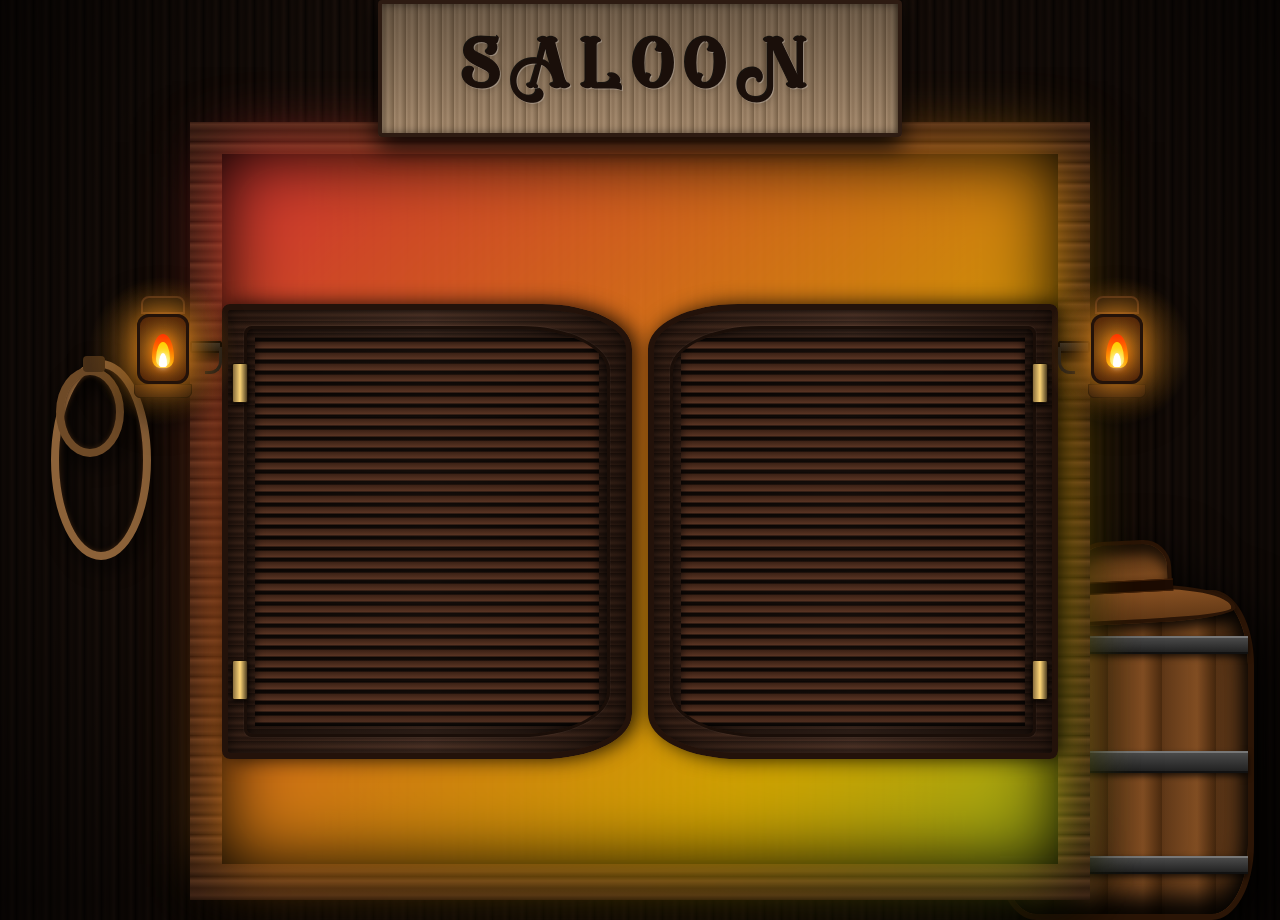
<file: garden/html/index.html>
<!DOCTYPE html>
<html lang="en">
<head>
  <meta charset="UTF-8">
  <meta name="viewport" content="width=device-width, initial-scale=1.0">
  <title>Enter the Saloon</title>
  <link rel="stylesheet" href="../assets/style/style.css">
  <link rel="stylesheet" href="../assets/style/landing.css">
</head>
<body class="landing-body">

  <div class="hanging-lasso" title="Coiled Lasso">
    <div class="lasso-loop"></div>
    <div class="lasso-loop inner"></div>
    <div class="lasso-knot"></div>
  </div>

  <div class="saloon-stage">
    
    <div class="saloon-sign">
      <h1>SALOON</h1>
    </div>

    <div class="saloon-frame">
      <div class="frame-lantern lantern-left">
        <div class="lantern-bracket"></div>
        <div class="saloon-lantern">
          <div class="lantern-glow"></div>
          <div class="lantern-top"></div>
          <div class="lantern-glass">
            <!-- Pure CSS Flame -->
            <div class="css-flame">
              <div class="flame-outer"></div>
              <div class="flame-inner"></div>
              <div class="flame-core"></div>
            </div>
          </div>
          <div class="lantern-base"></div>
        </div>
      </div>

      <div class="frame-lantern lantern-right">
        <div class="lantern-bracket"></div>
        <div class="saloon-lantern">
          <div class="lantern-glow"></div>
          <div class="lantern-top"></div>
          <div class="lantern-glass">
            <!-- Pure CSS Flame -->
            <div class="css-flame">
              <div class="flame-outer"></div>
              <div class="flame-inner"></div>
              <div class="flame-core"></div>
            </div>
          </div>
          <div class="lantern-base"></div>
        </div>
      </div>

      <div class="interior-glow"></div>

      <div id="saloonDoors" class="saloon-doors">
        <div class="door door-left">
          <div class="door-inner-border">
            <div class="slat-pattern"></div>
          </div>
        </div>
        <div class="door door-right">
          <div class="door-inner-border">
            <div class="slat-pattern"></div>
          </div>
        </div>
      </div>
    </div>

  </div>

  <div class="barrel-container" title="Wooden Barrel with Hat">
    <div class="cowboy-hat">
      <div class="hat-crown"></div>
      <div class="hat-brim"></div>
      <div class="hat-band"></div>
    </div>
    <div class="wooden-barrel">
      <div class="barrel-hoop hoop-top"></div>
      <div class="barrel-hoop hoop-middle"></div>
      <div class="barrel-hoop hoop-bottom"></div>
    </div>
  </div>

  <div id="doorTooltip" class="door-tooltip">Come in</div>

  <script src="../js/landing.js" defer></script>
</body>
</html>
</file>
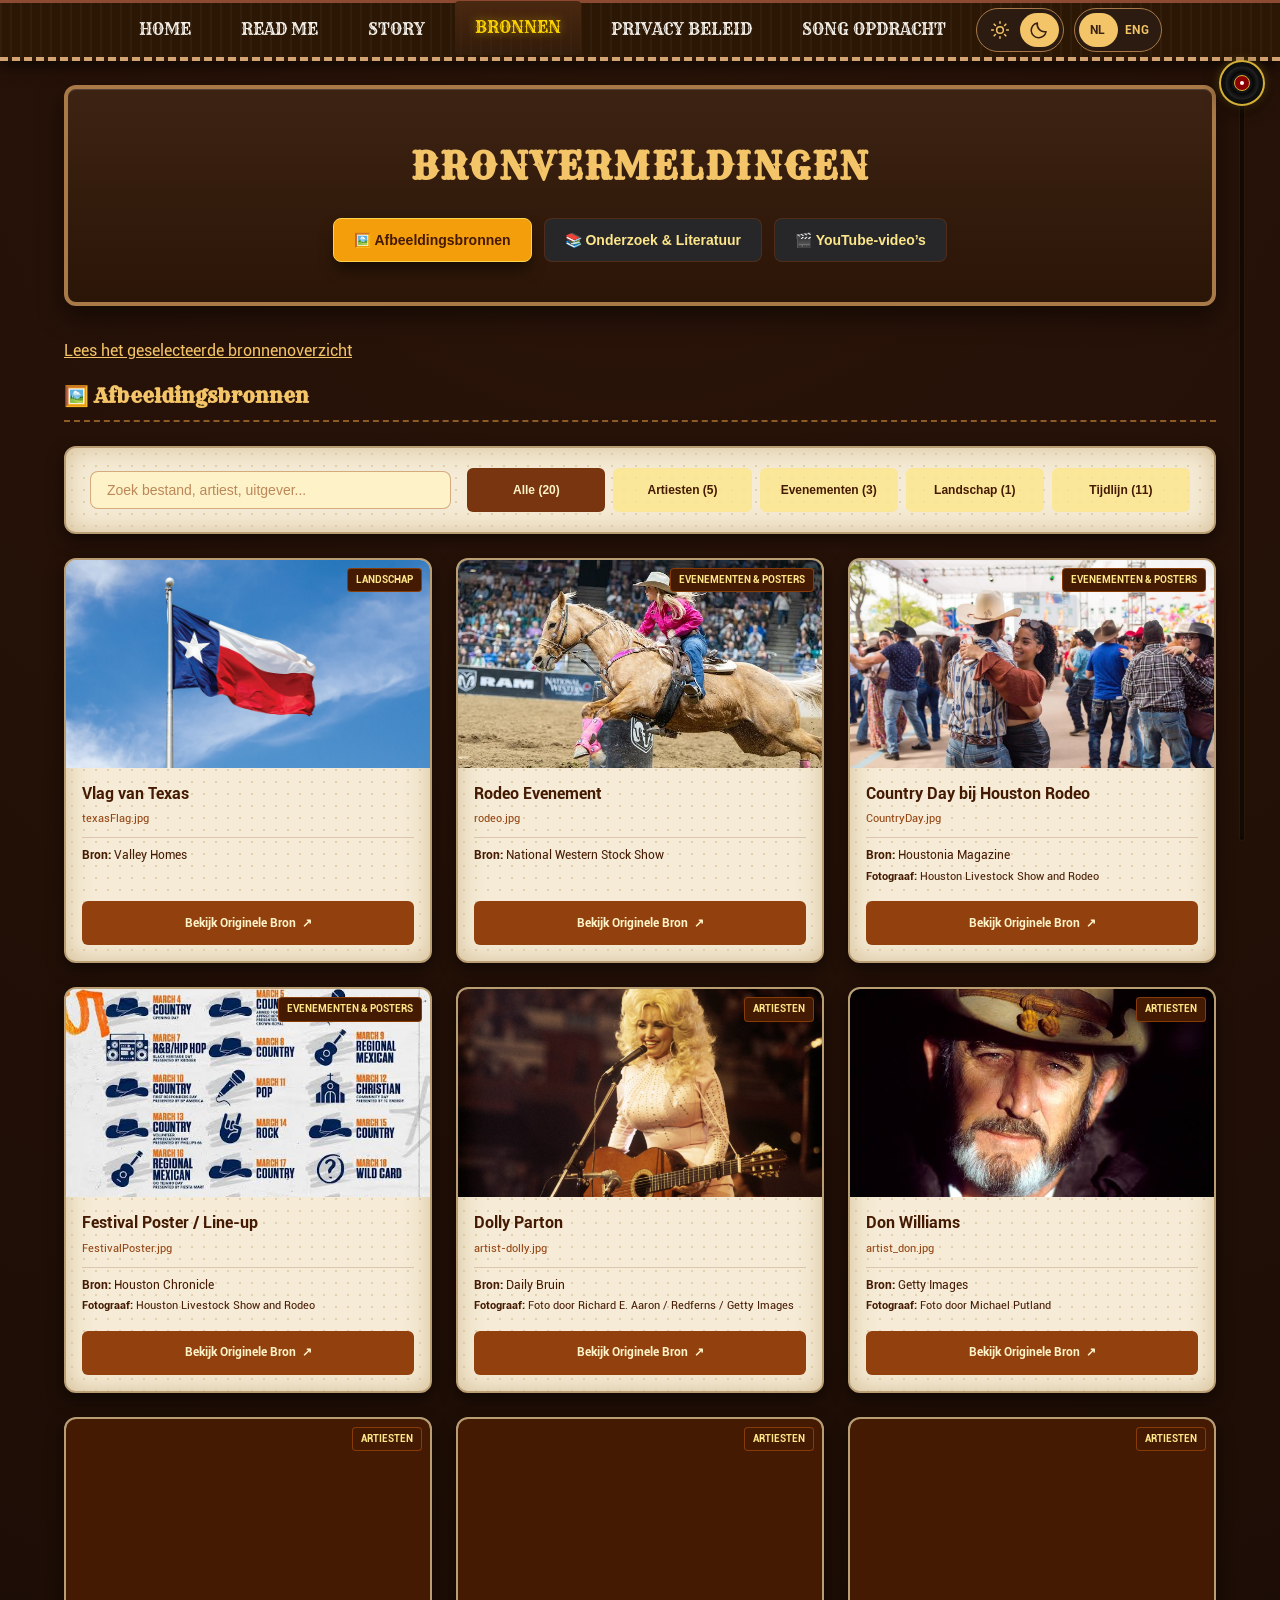
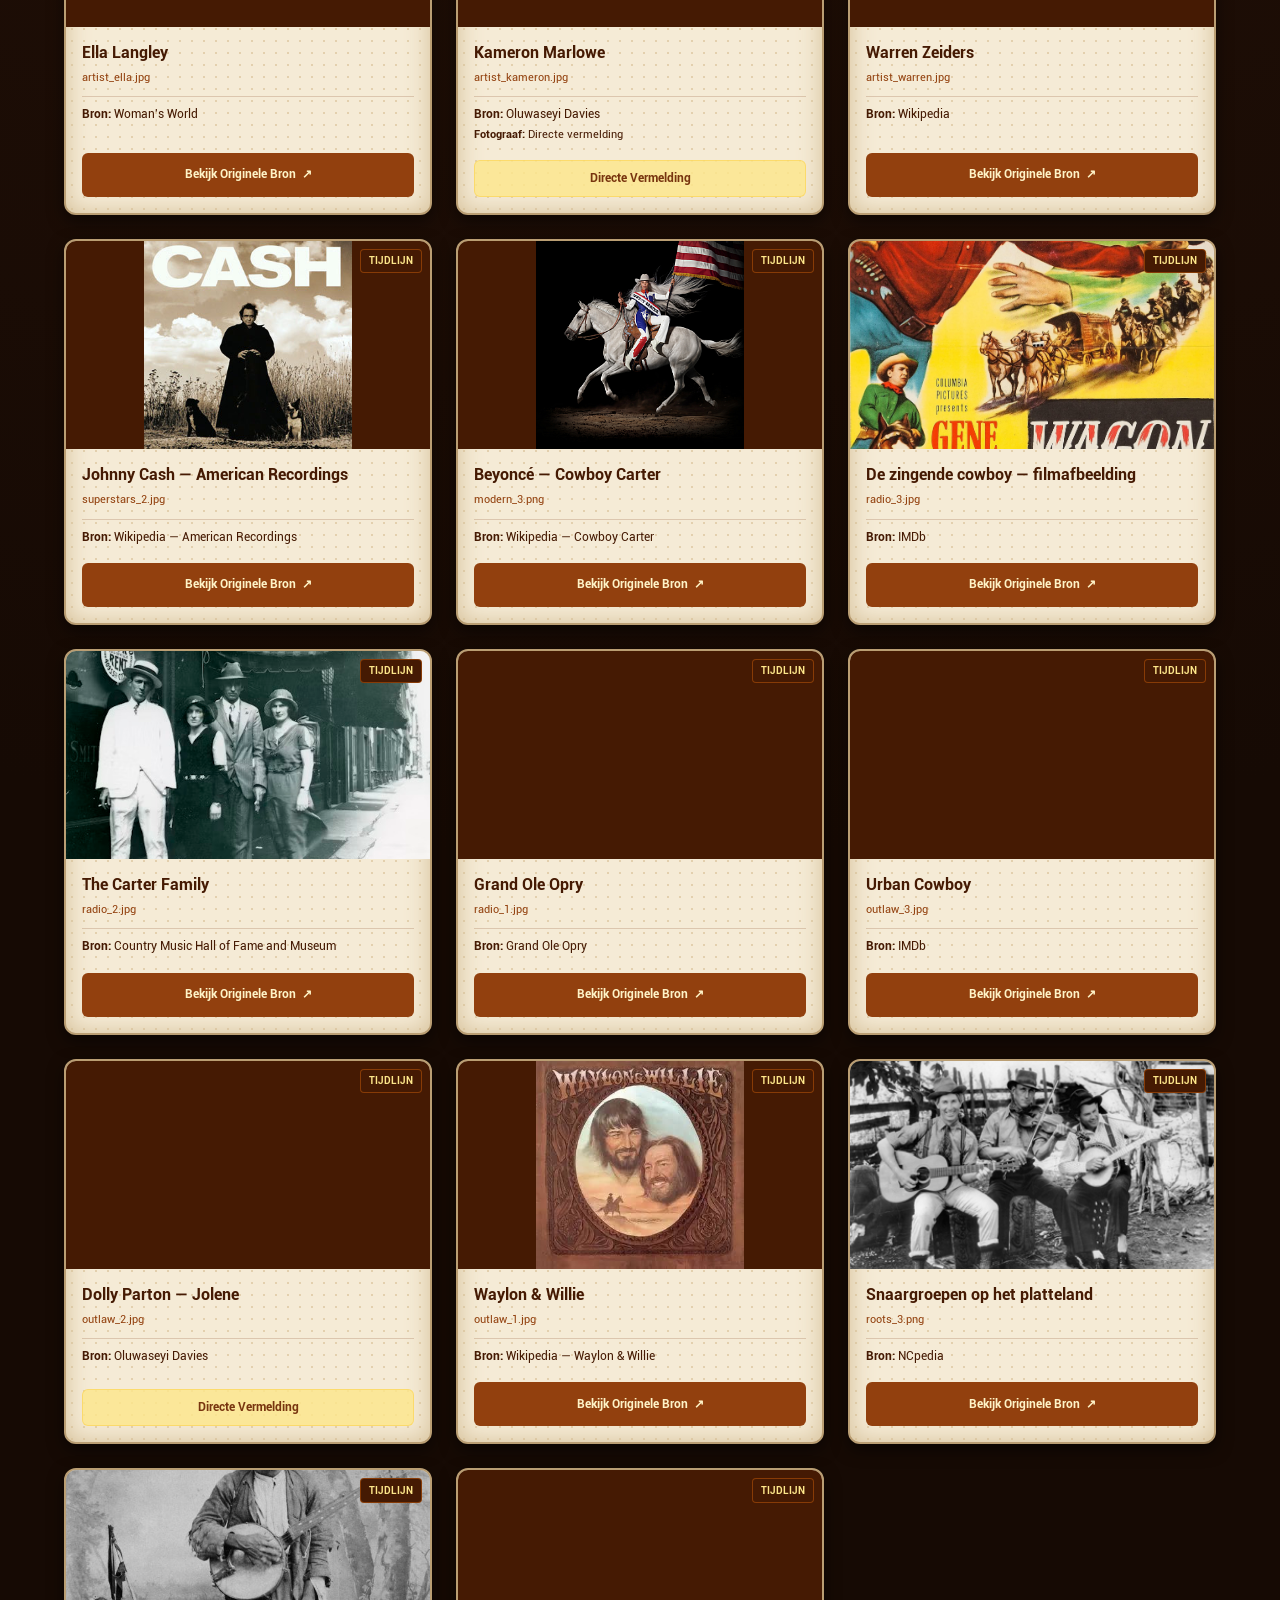
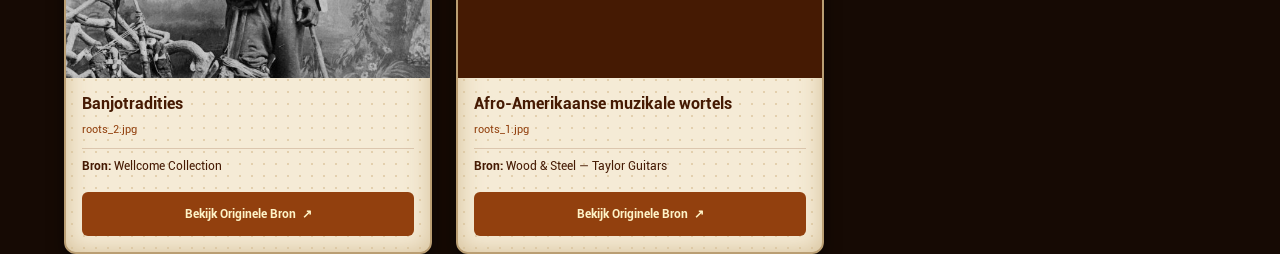
<file: assets/html/bronnen.html>
<!DOCTYPE html>
<html lang="nl" data-theme="dark" data-translations-path="../../translations.json">





  <!-- ==================== MARK: DOCUMENTINSTELLINGEN ==================== -->
  <head>
    <!-- MARK: METADATA EN STIJLBLADEN -->
    <!-- data-i18n koppelt tekst aan vertalingen; de JSON-locatie staat op het html-element. -->
    <meta charset="UTF-8">
    <meta name="viewport" content="width=device-width, initial-scale=1.0">
    <meta name="theme-color" content="#190e08">
    <title data-i18n="sources_page_title">Wilde Westen &amp; Country Bronnen Ledger</title>
    <link rel="stylesheet" href="../resources/style/landing.css">
    <link rel="stylesheet" href="../resources/style/navbar.css">
    <link rel="stylesheet" href="../resources/style/bronnen.css">
    <link rel="stylesheet" href="../resources/style/custom-scrollbar.css">
    <link rel="stylesheet" href="../resources/style/language-changer.css">
    <link rel="stylesheet" href="../resources/style/lightDark.css">
    <link rel="stylesheet" href="../resources/style/accessibility.css">

    <!-- MARK: JAVASCRIPT -->
    <!-- defer voert de scripts in deze volgorde uit nadat de HTML is ingelezen. -->
    <script src="../js/bronnen.js" defer></script>
    <script src="../js/navbar.js" defer></script>
    <script src="../js/language-changer.js" defer></script>
    <script src="../js/lightDark.js" defer></script>
    <script src="../js/custom-scrollbar.js" defer></script>
  </head>

  <body class="page-body sources-page">





    <!-- ==================== MARK: TOEGANKELIJKE SNELKOPPELING ==================== -->
    <!-- Met Tab verschijnt deze link linksboven. -->
    <a href="#mainContent" class="skip-link" data-i18n="skip_content">Ga direct naar hoofdinhoud</a>





    <!-- ==================== MARK: NAVIGATIE ==================== -->
    <nav class="western-nav nav-margin">
      <ul>
        <li>
          <a href="../html/landing.html" data-i18n="nav_home">Home</a>
        </li>
        <li>
          <a
            href="https://github.com/OluwaseyiOluwatobiBarbaraDavies/GarnetsOcean"
            target="_blank"
            rel="noopener"
            aria-describedby="sourcesNewTabNotice"
            data-i18n="nav_readme"
          >Read Me</a>
        </li>
        <li>
          <a href="../html/story.html" data-i18n="nav_story">Story</a>
        </li>
        <li>
          <a
            href="../html/bronnen.html"
            class="active"
            aria-current="page"
            data-i18n="nav_sources"
          >Bronnen</a>
        </li>
        <li>
          <a href="../html/privacy.html" data-i18n="nav_privacy">Privacy Beleid</a>
        </li>
        <li>
          <a href="../typografie_opdr/ymca.html" data-i18n="nav_song">Song Opdracht</a>
        </li>

        <!-- MARK: THEMA- EN TAALKEUZE -->
        <!-- De SVG-iconen zijn decoratief; aria-label benoemt de knop voor schermlezers. -->
        <li class="nav-theme">
          <button
            class="theme-toggle"
            id="themeToggle"
            type="button"
            aria-label="Lichte modus"
            aria-pressed="false"
            hidden
          >
            <svg
              class="theme-icon theme-sun"
              viewBox="0 0 24 24"
              fill="none"
              stroke="currentColor"
              stroke-width="1.8"
              stroke-linecap="round"
              aria-hidden="true"
              focusable="false"
            >
              <circle cx="12" cy="12" r="4"/>
              <path
                d="M12 2v2m0 16v2M2 12h2m16 0h2M5 5l1.5 1.5m11 11L19 19M5 19l1.5-1.5m11-11L19 5"
              />
            </svg>
            <svg
              class="theme-icon theme-moon"
              viewBox="0 0 24 24"
              fill="none"
              stroke="currentColor"
              stroke-width="1.8"
              stroke-linecap="round"
              stroke-linejoin="round"
              aria-hidden="true"
              focusable="false"
            >
              <path d="M20.5 14A9 9 0 0 1 10 3.5 9 9 0 1 0 20.5 14Z"/>
            </svg>
          </button>
        </li>
        <li class="nav-language">
          <button
            id="langToggleBtn"
            type="button"
            aria-label="Taal: Nederlands. Wissel naar Engels"
          >
            <span class="language-option language-nl" aria-hidden="true">NL</span>
            <span class="language-option language-eng" aria-hidden="true">ENG</span>
          </button>
        </li>
      </ul>
    </nav>





    <!-- ==================== MARK: PAGINATITEL EN KNOPPEN ==================== -->
    <header class="page-container header-margin text-center">
      <div class="wooden-plank header-card">
        <h1 id="sourcesTitle" data-i18n="sources_heading">BRONVERMELDINGEN</h1>
        <!-- aria-controls verwijst naar de bijbehorende bronsectie. -->
        <!-- De knoppen starten uitgeschakeld; het gekoppelde script verzorgt de interactie. -->
        <div
          class="tab-container"
          role="group"
          aria-label="Kies een bronnenoverzicht"
          data-i18n-aria-label="a11y_sources_views"
        >
          <button
            type="button"
            aria-controls="visualView"
            id="tabVisualBtn"
            class="tab-btn tab-btn-active"
            data-i18n="sources_tab_visual"
            disabled
          >🖼️ Afbeeldingsbronnen</button>
          <button
            type="button"
            aria-controls="researchView"
            id="tabResearchBtn"
            class="tab-btn tab-btn-inactive"
            data-i18n="sources_tab_research"
            disabled
          >📚 Onderzoek &amp; Literatuur</button>
          <button
            type="button"
            aria-controls="videoView"
            id="tabVideoBtn"
            class="tab-btn tab-btn-inactive"
            data-i18n="sources_tab_video"
            disabled
          >🎬 YouTube-video’s</button>
        </div>
      </div>
    </header>





    <!-- ==================== MARK: LEESHULP EN STATUSMELDINGEN ==================== -->
    <!-- aria-describedby koppelt links aan de melding over het openen van een nieuw tabblad. -->
    <!-- role="status" laat schermlezers wijzigingen melden zonder de focus te verplaatsen. -->
    <p
      id="sourcesNewTabNotice"
      class="visually-hidden"
      data-i18n="sources_new_tab"
    >Opent in een nieuw tabblad.</p>
    <p id="sourcesViewStatus" class="visually-hidden" role="status" aria-atomic="true"></p>
    <p class="page-container sources-read">
      <a
        id="sourcesReadLink"
        href="#visualSourcesTitle"
        data-i18n="a11y_sources_read"
      >Lees het geselecteerde bronnenoverzicht</a>
    </p>

    <!-- Zonder JavaScript blijven de bronoverzichten als gewone HTML beschikbaar. -->
    <noscript>
      <p
        class="page-container sources-nojs"
        data-i18n="a11y_sources_nojs"
      >Zonder JavaScript worden alle bronnen hieronder getoond. Zoeken en filteren zijn dan niet beschikbaar.</p>
    </noscript>





    <!-- ==================== MARK: BRONNEN ==================== -->
    <main id="mainContent" class="page-container" aria-labelledby="sourcesTitle" tabindex="-1">
      <!-- MARK: AFBEELDINGSBRONNEN -->
      <section id="visualView" class="view-section" aria-labelledby="visualSourcesTitle">
        <h2
          id="visualSourcesTitle"
          tabindex="-1"
          data-i18n="sources_tab_visual"
        >🖼️ Afbeeldingsbronnen</h2>

        <!-- MARK: ZOEKEN EN FILTEREN -->
        <div class="parchment-bg filter-bar">
          <!-- Het zoekveld krijgt een label zonder de indeling te veranderen. -->
          <label
            for="searchInput"
            class="visually-hidden"
            data-i18n="sources_search_label"
          >Zoek in afbeeldingsbronnen</label>
          <input
            type="search"
            id="searchInput"
            disabled
            placeholder="Zoek bestand, artiest, uitgever..."
            aria-describedby="sourcesSearchHelp"
            data-i18n-placeholder="sources_search"
            class="search-input"
          >
          <p
            id="sourcesSearchHelp"
            class="visually-hidden"
            data-i18n="sources_search_help"
          >Typ een titel, bestandsnaam of uitgever. De afbeeldingen worden tijdens het typen gefilterd, binnen de gekozen categorie.</p>
          <p
            id="sourcesFilterHelp"
            class="visually-hidden"
            data-i18n="sources_filter_help"
          >Toon afbeeldingen uit deze categorie. Alle toont alle categorieën. Je zoekterm blijft van toepassing.</p>
          <!-- De categoriewaarden blijven gelijk bij een taalwissel; alleen de zichtbare labels worden vertaald. -->
          <div
            id="filterContainer"
            class="filter-group"
            role="group"
            aria-label="Filter afbeeldingen op categorie"
            data-i18n-aria-label="a11y_sources_categories"
          >
            <button
              type="button"
              aria-describedby="sourcesFilterHelp"
              data-category="Alle"
              class="filter-btn filter-btn-active"
              disabled
            >
              <span
                data-i18n="sources_filter_all"
              >Alle</span> (<span class="filter-count">20</span>)
            </button>
            <button
              type="button"
              aria-describedby="sourcesFilterHelp"
              data-category="Artiesten"
              class="filter-btn filter-btn-inactive"
              disabled
            ><span data-i18n="sources_filter_artists">Artiesten</span> (<span class="filter-count">5</span>)</button>
            <button
              type="button"
              aria-describedby="sourcesFilterHelp"
              data-category="Evenementen &amp; Posters"
              class="filter-btn filter-btn-inactive"
              disabled
            ><span data-i18n="sources_filter_events">Evenementen</span> (<span class="filter-count">3</span>)</button>
            <button
              type="button"
              aria-describedby="sourcesFilterHelp"
              data-category="Landschap"
              class="filter-btn filter-btn-inactive"
              disabled
            ><span data-i18n="sources_filter_landscape">Landschap</span> (<span class="filter-count">1</span>)</button>
            <button
              type="button"
              aria-describedby="sourcesFilterHelp"
              data-category="Tijdlijn"
              class="filter-btn filter-btn-inactive"
              disabled
            ><span data-i18n="sources_filter_timeline">Tijdlijn</span> (<span class="filter-count">11</span>)</button>
          </div>
        </div>
        <!-- Hier zet bronnen.js de afbeeldingen en hun bronnen neer. -->
        <p id="sourcesResults" class="visually-hidden" role="status" aria-atomic="true"></p>
        <div id="sourcesGrid" class="sources-grid">
          <div class="parchment-bg source-card" data-media-kind="image">
            <div>
              <div class="card-img-container">
                <img
                  loading="lazy"
                  decoding="async"
                  src="../resources/images/texasFlag.jpg"
                  alt="Vlag van Texas"
                >
                <span class="category-badge">Landschap</span>
              </div>
              <div class="card-body">
                <h3 class="card-title">Vlag van Texas</h3>
                <p
                  id="image-file-0"
                  class="card-filename"
                ><span class="visually-hidden">Bestandsnaam: </span>texasFlag.jpg</p>
                <div id="image-details-0" class="card-details">
                  <div><strong>Bron:</strong> Valley Homes</div>

                </div>
              </div>
            </div>
            <p id="image-context-0" class="visually-hidden">
              Categorie: Landschap.
              Opent in een nieuw tabblad.
            </p>
            <div class="card-footer">

              <a
                href="https://valleyhomeslc.com/location/mobile-homes-for-sale-dumas-tx/"
                target="_blank"
                rel="noopener noreferrer"
                class="card-btn"
                aria-describedby="image-file-0 image-context-0"
              >
                <span>Bekijk Originele Bron</span>
                <span class="visually-hidden"> â€” Vlag van Texas â€” Bron: Valley Homes</span>
                <span aria-hidden="true">â†—</span>
              </a>

            </div>
          </div>

          <div class="parchment-bg source-card" data-media-kind="image">
            <div>
              <div class="card-img-container">
                <img
                  loading="lazy"
                  decoding="async"
                  src="../resources/images/rodeo.jpg"
                  alt="Rodeo Evenement"
                >
                <span class="category-badge">Evenementen &amp; Posters</span>
              </div>
              <div class="card-body">
                <h3 class="card-title">Rodeo Evenement</h3>
                <p
                  id="image-file-1"
                  class="card-filename"
                ><span class="visually-hidden">Bestandsnaam: </span>rodeo.jpg</p>
                <div id="image-details-1" class="card-details">
                  <div><strong>Bron:</strong> National Western Stock Show</div>

                </div>
              </div>
            </div>
            <p id="image-context-1" class="visually-hidden">
              Categorie: Evenementen &amp; Posters.
              Opent in een nieuw tabblad.
            </p>
            <div class="card-footer">

              <a
                href="https://nationalwestern.com/rodeos/"
                target="_blank"
                rel="noopener noreferrer"
                class="card-btn"
                aria-describedby="image-file-1 image-context-1"
              >
                <span>Bekijk Originele Bron</span>
                <span
                  class="visually-hidden"
                > â€” Rodeo Evenement â€” Bron: National Western Stock Show</span>
                <span aria-hidden="true">â†—</span>
              </a>

            </div>
          </div>

          <div class="parchment-bg source-card" data-media-kind="image">
            <div>
              <div class="card-img-container">
                <img
                  loading="lazy"
                  decoding="async"
                  src="../resources/images/CountryDay.jpg"
                  alt="Country Day bij Houston Rodeo"
                >
                <span class="category-badge">Evenementen &amp; Posters</span>
              </div>
              <div class="card-body">
                <h3 class="card-title">Country Day bij Houston Rodeo</h3>
                <p
                  id="image-file-2"
                  class="card-filename"
                ><span class="visually-hidden">Bestandsnaam: </span>CountryDay.jpg</p>
                <div id="image-details-2" class="card-details">
                  <div><strong>Bron:</strong> Houstonia Magazine</div>
                  <div
                    id="image-credit-2"
                    class="source-credit"
                  ><strong>Fotograaf:</strong> Houston Livestock Show and Rodeo</div>
                </div>
              </div>
            </div>
            <p id="image-context-2" class="visually-hidden">
              Categorie: Evenementen &amp; Posters.
              Opent in een nieuw tabblad.
            </p>
            <div class="card-footer">

              <a
                href="https://www.houstoniamag.com/arts-and-culture/2025/03/houston-rodeo-best-days-to-visit"
                target="_blank"
                rel="noopener noreferrer"
                class="card-btn"
                aria-describedby="image-file-2 image-credit-2 image-context-2"
              >
                <span>Bekijk Originele Bron</span>
                <span
                  class="visually-hidden"
                > â€” Country Day bij Houston Rodeo â€” Bron: Houstonia Magazine</span>
                <span aria-hidden="true">â†—</span>
              </a>

            </div>
          </div>

          <div class="parchment-bg source-card" data-media-kind="image">
            <div>
              <div class="card-img-container">
                <img
                  loading="lazy"
                  decoding="async"
                  src="../resources/images/FestivalPoster.jpg"
                  alt="Festival Poster / Line-up"
                >
                <span class="category-badge">Evenementen &amp; Posters</span>
              </div>
              <div class="card-body">
                <h3 class="card-title">Festival Poster / Line-up</h3>
                <p
                  id="image-file-3"
                  class="card-filename"
                ><span class="visually-hidden">Bestandsnaam: </span>FestivalPoster.jpg</p>
                <div id="image-details-3" class="card-details">
                  <div><strong>Bron:</strong> Houston Chronicle</div>
                  <div
                    id="image-credit-3"
                    class="source-credit"
                  ><strong>Fotograaf:</strong> Houston Livestock Show and Rodeo</div>
                </div>
              </div>
            </div>
            <p id="image-context-3" class="visually-hidden">
              Categorie: Evenementen &amp; Posters.
              Opent in een nieuw tabblad.
            </p>
            <div class="card-footer">

              <a
                href="https://www.houstonchronicle.com/entertainment/music/article/houston-rodeo-genre-calendar-2025-acts-lineup-tix-19934612.php"
                target="_blank"
                rel="noopener noreferrer"
                class="card-btn"
                aria-describedby="image-file-3 image-credit-3 image-context-3"
              >
                <span>Bekijk Originele Bron</span>
                <span
                  class="visually-hidden"
                > â€” Festival Poster / Line-up â€” Bron: Houston Chronicle</span>
                <span aria-hidden="true">â†—</span>
              </a>

            </div>
          </div>

          <div class="parchment-bg source-card" data-media-kind="image">
            <div>
              <div class="card-img-container">
                <img
                  loading="lazy"
                  decoding="async"
                  src="../resources/images/artist-dolly.jpg"
                  alt="Dolly Parton"
                >
                <span class="category-badge">Artiesten</span>
              </div>
              <div class="card-body">
                <h3 class="card-title">Dolly Parton</h3>
                <p
                  id="image-file-4"
                  class="card-filename"
                ><span class="visually-hidden">Bestandsnaam: </span>artist-dolly.jpg</p>
                <div id="image-details-4" class="card-details">
                  <div><strong>Bron:</strong> Daily Bruin</div>
                  <div
                    id="image-credit-4"
                    class="source-credit"
                  ><strong>Fotograaf:</strong> Foto door Richard E. Aaron / Redferns / Getty Images</div>
                </div>
              </div>
            </div>
            <p id="image-context-4" class="visually-hidden">
              Categorie: Artiesten.
              Opent in een nieuw tabblad.
            </p>
            <div class="card-footer">

              <a
                href="https://dailybruin.com/2026/08/27/in-moments-remembering-queen-of-country-dolly-partons-career"
                target="_blank"
                rel="noopener noreferrer"
                class="card-btn"
                aria-describedby="image-file-4 image-credit-4 image-context-4"
              >
                <span>Bekijk Originele Bron</span>
                <span class="visually-hidden"> â€” Dolly Parton â€” Bron: Daily Bruin</span>
                <span aria-hidden="true">â†—</span>
              </a>

            </div>
          </div>

          <div class="parchment-bg source-card" data-media-kind="image">
            <div>
              <div class="card-img-container">
                <img
                  loading="lazy"
                  decoding="async"
                  src="../resources/images/artist_don.jpg"
                  alt="Don Williams"
                >
                <span class="category-badge">Artiesten</span>
              </div>
              <div class="card-body">
                <h3 class="card-title">Don Williams</h3>
                <p
                  id="image-file-5"
                  class="card-filename"
                ><span class="visually-hidden">Bestandsnaam: </span>artist_don.jpg</p>
                <div id="image-details-5" class="card-details">
                  <div><strong>Bron:</strong> Getty Images</div>
                  <div
                    id="image-credit-5"
                    class="source-credit"
                  ><strong>Fotograaf:</strong> Foto door Michael Putland</div>
                </div>
              </div>
            </div>
            <p id="image-context-5" class="visually-hidden">
              Categorie: Artiesten.
              Opent in een nieuw tabblad.
            </p>
            <div class="card-footer">

              <a
                href="https://www.gettyimages.nl/detail/nieuwsfoto%27s/don-williams-portrait-london-1989-nieuwsfotos/109364677?adppopup=true"
                target="_blank"
                rel="noopener noreferrer"
                class="card-btn"
                aria-describedby="image-file-5 image-credit-5 image-context-5"
              >
                <span>Bekijk Originele Bron</span>
                <span class="visually-hidden"> â€” Don Williams â€” Bron: Getty Images</span>
                <span aria-hidden="true">â†—</span>
              </a>

            </div>
          </div>

          <div class="parchment-bg source-card" data-media-kind="image">
            <div>
              <div class="card-img-container">
                <img
                  loading="lazy"
                  decoding="async"
                  src="../resources/images/artist_ella.jpg"
                  alt="Ella Langley"
                >
                <span class="category-badge">Artiesten</span>
              </div>
              <div class="card-body">
                <h3 class="card-title">Ella Langley</h3>
                <p
                  id="image-file-6"
                  class="card-filename"
                ><span class="visually-hidden">Bestandsnaam: </span>artist_ella.jpg</p>
                <div id="image-details-6" class="card-details">
                  <div><strong>Bron:</strong> Woman&#39;s World</div>

                </div>
              </div>
            </div>
            <p id="image-context-6" class="visually-hidden">
              Categorie: Artiesten.
              Opent in een nieuw tabblad.
            </p>
            <div class="card-footer">

              <a
                href="https://www.womansworld.com/entertainment/celebrities/ella-langley-before-fame-was-totally-different-how-she-found-her-look"
                target="_blank"
                rel="noopener noreferrer"
                class="card-btn"
                aria-describedby="image-file-6 image-context-6"
              >
                <span>Bekijk Originele Bron</span>
                <span class="visually-hidden"> â€” Ella Langley â€” Bron: Woman&#39;s World</span>
                <span aria-hidden="true">â†—</span>
              </a>

            </div>
          </div>

          <div class="parchment-bg source-card" data-media-kind="image">
            <div>
              <div class="card-img-container">
                <img
                  loading="lazy"
                  decoding="async"
                  src="../resources/images/artist_kameron.jpg"
                  alt="Kameron Marlowe"
                >
                <span class="category-badge">Artiesten</span>
              </div>
              <div class="card-body">
                <h3 class="card-title">Kameron Marlowe</h3>
                <p
                  id="image-file-7"
                  class="card-filename"
                ><span class="visually-hidden">Bestandsnaam: </span>artist_kameron.jpg</p>
                <div id="image-details-7" class="card-details">
                  <div><strong>Bron:</strong> Oluwaseyi Davies</div>
                  <div
                    id="image-credit-7"
                    class="source-credit"
                  ><strong>Fotograaf:</strong> Directe vermelding</div>
                </div>
              </div>
            </div>
            <p id="image-context-7" class="visually-hidden">
              Categorie: Artiesten.

            </p>
            <div class="card-footer">

              <span class="card-badge-direct">
                Directe Vermelding
              </span>

            </div>
          </div>

          <div class="parchment-bg source-card" data-media-kind="image">
            <div>
              <div class="card-img-container">
                <img
                  loading="lazy"
                  decoding="async"
                  src="../resources/images/artist_warren.jpg"
                  alt="Warren Zeiders"
                >
                <span class="category-badge">Artiesten</span>
              </div>
              <div class="card-body">
                <h3 class="card-title">Warren Zeiders</h3>
                <p
                  id="image-file-8"
                  class="card-filename"
                ><span class="visually-hidden">Bestandsnaam: </span>artist_warren.jpg</p>
                <div id="image-details-8" class="card-details">
                  <div><strong>Bron:</strong> Wikipedia</div>

                </div>
              </div>
            </div>
            <p id="image-context-8" class="visually-hidden">
              Categorie: Artiesten.
              Opent in een nieuw tabblad.
            </p>
            <div class="card-footer">

              <a
                href="https://en.wikipedia.org/wiki/Warren_Zeiders"
                target="_blank"
                rel="noopener noreferrer"
                class="card-btn"
                aria-describedby="image-file-8 image-context-8"
              >
                <span>Bekijk Originele Bron</span>
                <span class="visually-hidden"> â€” Warren Zeiders â€” Bron: Wikipedia</span>
                <span aria-hidden="true">â†—</span>
              </a>

            </div>
          </div>

          <div class="parchment-bg source-card" data-media-kind="cover">
            <div>
              <div class="card-img-container">
                <img
                  loading="lazy"
                  decoding="async"
                  src="../resources/images/superstars_2.jpg"
                  alt="Johnny Cash â€” American Recordings"
                >
                <span class="category-badge">Tijdlijn</span>
              </div>
              <div class="card-body">
                <h3 class="card-title">Johnny Cash â€” American Recordings</h3>
                <p
                  id="image-file-9"
                  class="card-filename"
                ><span class="visually-hidden">Bestandsnaam: </span>superstars_2.jpg</p>
                <div id="image-details-9" class="card-details">
                  <div><strong>Bron:</strong> Wikipedia â€” American Recordings</div>

                </div>
              </div>
            </div>
            <p id="image-context-9" class="visually-hidden">
              Categorie: Tijdlijn.
              Opent in een nieuw tabblad.
            </p>
            <div class="card-footer">

              <a
                href="https://en.wikipedia.org/wiki/American_Recordings_(album)"
                target="_blank"
                rel="noopener noreferrer"
                class="card-btn"
                aria-describedby="image-file-9 image-context-9"
              >
                <span>Bekijk Originele Bron</span>
                <span
                  class="visually-hidden"
                > â€” Johnny Cash â€” American Recordings â€” Bron: Wikipedia â€” American Recordings</span>
                <span aria-hidden="true">â†—</span>
              </a>

            </div>
          </div>

          <div class="parchment-bg source-card" data-media-kind="cover">
            <div>
              <div class="card-img-container">
                <img
                  loading="lazy"
                  decoding="async"
                  src="../resources/images/modern_3.png"
                  alt="BeyoncÃ© â€” Cowboy Carter"
                >
                <span class="category-badge">Tijdlijn</span>
              </div>
              <div class="card-body">
                <h3 class="card-title">BeyoncÃ© â€” Cowboy Carter</h3>
                <p
                  id="image-file-10"
                  class="card-filename"
                ><span class="visually-hidden">Bestandsnaam: </span>modern_3.png</p>
                <div id="image-details-10" class="card-details">
                  <div><strong>Bron:</strong> Wikipedia â€” Cowboy Carter</div>

                </div>
              </div>
            </div>
            <p id="image-context-10" class="visually-hidden">
              Categorie: Tijdlijn.
              Opent in een nieuw tabblad.
            </p>
            <div class="card-footer">

              <a
                href="https://en.wikipedia.org/wiki/Cowboy_Carter"
                target="_blank"
                rel="noopener noreferrer"
                class="card-btn"
                aria-describedby="image-file-10 image-context-10"
              >
                <span>Bekijk Originele Bron</span>
                <span
                  class="visually-hidden"
                > â€” BeyoncÃ© â€” Cowboy Carter â€” Bron: Wikipedia â€” Cowboy Carter</span>
                <span aria-hidden="true">â†—</span>
              </a>

            </div>
          </div>

          <div class="parchment-bg source-card" data-media-kind="image">
            <div>
              <div class="card-img-container">
                <img
                  loading="lazy"
                  decoding="async"
                  src="../resources/images/radio_3.jpg"
                  alt="De zingende cowboy â€” filmafbeelding"
                >
                <span class="category-badge">Tijdlijn</span>
              </div>
              <div class="card-body">
                <h3 class="card-title">De zingende cowboy â€” filmafbeelding</h3>
                <p
                  id="image-file-11"
                  class="card-filename"
                ><span class="visually-hidden">Bestandsnaam: </span>radio_3.jpg</p>
                <div id="image-details-11" class="card-details">
                  <div><strong>Bron:</strong> IMDb</div>

                </div>
              </div>
            </div>
            <p id="image-context-11" class="visually-hidden">
              Categorie: Tijdlijn.
              Opent in een nieuw tabblad.
            </p>
            <div class="card-footer">

              <a
                href="https://www.imdb.com/title/tt0045305/"
                target="_blank"
                rel="noopener noreferrer"
                class="card-btn"
                aria-describedby="image-file-11 image-context-11"
              >
                <span>Bekijk Originele Bron</span>
                <span
                  class="visually-hidden"
                > â€” De zingende cowboy â€” filmafbeelding â€” Bron: IMDb</span>
                <span aria-hidden="true">â†—</span>
              </a>

            </div>
          </div>

          <div class="parchment-bg source-card" data-media-kind="image">
            <div>
              <div class="card-img-container">
                <img
                  loading="lazy"
                  decoding="async"
                  src="../resources/images/radio_2.jpg"
                  alt="The Carter Family"
                >
                <span class="category-badge">Tijdlijn</span>
              </div>
              <div class="card-body">
                <h3 class="card-title">The Carter Family</h3>
                <p
                  id="image-file-12"
                  class="card-filename"
                ><span class="visually-hidden">Bestandsnaam: </span>radio_2.jpg</p>
                <div id="image-details-12" class="card-details">
                  <div><strong>Bron:</strong> Country Music Hall of Fame and Museum</div>

                </div>
              </div>
            </div>
            <p id="image-context-12" class="visually-hidden">
              Categorie: Tijdlijn.
              Opent in een nieuw tabblad.
            </p>
            <div class="card-footer">

              <a
                href="https://www.countrymusichalloffame.org/hall-of-fame/carter-family"
                target="_blank"
                rel="noopener noreferrer"
                class="card-btn"
                aria-describedby="image-file-12 image-context-12"
              >
                <span>Bekijk Originele Bron</span>
                <span
                  class="visually-hidden"
                > â€” The Carter Family â€” Bron: Country Music Hall of Fame and Museum</span>
                <span aria-hidden="true">â†—</span>
              </a>

            </div>
          </div>

          <div class="parchment-bg source-card" data-media-kind="image">
            <div>
              <div class="card-img-container">
                <img
                  loading="lazy"
                  decoding="async"
                  src="../resources/images/radio_1.jpg"
                  alt="Grand Ole Opry"
                >
                <span class="category-badge">Tijdlijn</span>
              </div>
              <div class="card-body">
                <h3 class="card-title">Grand Ole Opry</h3>
                <p
                  id="image-file-13"
                  class="card-filename"
                ><span class="visually-hidden">Bestandsnaam: </span>radio_1.jpg</p>
                <div id="image-details-13" class="card-details">
                  <div><strong>Bron:</strong> Grand Ole Opry</div>

                </div>
              </div>
            </div>
            <p id="image-context-13" class="visually-hidden">
              Categorie: Tijdlijn.
              Opent in een nieuw tabblad.
            </p>
            <div class="card-footer">

              <a
                href="https://www.opry.com/about/history"
                target="_blank"
                rel="noopener noreferrer"
                class="card-btn"
                aria-describedby="image-file-13 image-context-13"
              >
                <span>Bekijk Originele Bron</span>
                <span class="visually-hidden"> â€” Grand Ole Opry â€” Bron: Grand Ole Opry</span>
                <span aria-hidden="true">â†—</span>
              </a>

            </div>
          </div>

          <div class="parchment-bg source-card" data-media-kind="image">
            <div>
              <div class="card-img-container">
                <img
                  loading="lazy"
                  decoding="async"
                  src="../resources/images/outlaw_3.jpg"
                  alt="Urban Cowboy"
                >
                <span class="category-badge">Tijdlijn</span>
              </div>
              <div class="card-body">
                <h3 class="card-title">Urban Cowboy</h3>
                <p
                  id="image-file-14"
                  class="card-filename"
                ><span class="visually-hidden">Bestandsnaam: </span>outlaw_3.jpg</p>
                <div id="image-details-14" class="card-details">
                  <div><strong>Bron:</strong> IMDb</div>

                </div>
              </div>
            </div>
            <p id="image-context-14" class="visually-hidden">
              Categorie: Tijdlijn.
              Opent in een nieuw tabblad.
            </p>
            <div class="card-footer">

              <a
                href="https://www.imdb.com/title/tt0081696/"
                target="_blank"
                rel="noopener noreferrer"
                class="card-btn"
                aria-describedby="image-file-14 image-context-14"
              >
                <span>Bekijk Originele Bron</span>
                <span class="visually-hidden"> â€” Urban Cowboy â€” Bron: IMDb</span>
                <span aria-hidden="true">â†—</span>
              </a>

            </div>
          </div>

          <div class="parchment-bg source-card" data-media-kind="image">
            <div>
              <div class="card-img-container">
                <img
                  loading="lazy"
                  decoding="async"
                  src="../resources/images/outlaw_2.jpg"
                  alt="Dolly Parton â€” Jolene"
                >
                <span class="category-badge">Tijdlijn</span>
              </div>
              <div class="card-body">
                <h3 class="card-title">Dolly Parton â€” Jolene</h3>
                <p
                  id="image-file-15"
                  class="card-filename"
                ><span class="visually-hidden">Bestandsnaam: </span>outlaw_2.jpg</p>
                <div id="image-details-15" class="card-details">
                  <div><strong>Bron:</strong> Oluwaseyi Davies</div>

                </div>
              </div>
            </div>
            <p id="image-context-15" class="visually-hidden">
              Categorie: Tijdlijn.

            </p>
            <div class="card-footer">

              <span class="card-badge-direct">
                Directe Vermelding
              </span>

            </div>
          </div>

          <div class="parchment-bg source-card" data-media-kind="cover">
            <div>
              <div class="card-img-container">
                <img
                  loading="lazy"
                  decoding="async"
                  src="../resources/images/outlaw_1.jpg"
                  alt="Waylon &amp; Willie"
                >
                <span class="category-badge">Tijdlijn</span>
              </div>
              <div class="card-body">
                <h3 class="card-title">Waylon &amp; Willie</h3>
                <p
                  id="image-file-16"
                  class="card-filename"
                ><span class="visually-hidden">Bestandsnaam: </span>outlaw_1.jpg</p>
                <div id="image-details-16" class="card-details">
                  <div><strong>Bron:</strong> Wikipedia â€” Waylon &amp; Willie</div>

                </div>
              </div>
            </div>
            <p id="image-context-16" class="visually-hidden">
              Categorie: Tijdlijn.
              Opent in een nieuw tabblad.
            </p>
            <div class="card-footer">

              <a
                href="https://en.wikipedia.org/wiki/Waylon_%26_Willie"
                target="_blank"
                rel="noopener noreferrer"
                class="card-btn"
                aria-describedby="image-file-16 image-context-16"
              >
                <span>Bekijk Originele Bron</span>
                <span
                  class="visually-hidden"
                > â€” Waylon &amp; Willie â€” Bron: Wikipedia â€” Waylon &amp; Willie</span>
                <span aria-hidden="true">â†—</span>
              </a>

            </div>
          </div>

          <div class="parchment-bg source-card" data-media-kind="image">
            <div>
              <div class="card-img-container">
                <img
                  loading="lazy"
                  decoding="async"
                  src="../resources/images/roots_3.png"
                  alt="Snaargroepen op het platteland"
                >
                <span class="category-badge">Tijdlijn</span>
              </div>
              <div class="card-body">
                <h3 class="card-title">Snaargroepen op het platteland</h3>
                <p
                  id="image-file-17"
                  class="card-filename"
                ><span class="visually-hidden">Bestandsnaam: </span>roots_3.png</p>
                <div id="image-details-17" class="card-details">
                  <div><strong>Bron:</strong> NCpedia</div>

                </div>
              </div>
            </div>
            <p id="image-context-17" class="visually-hidden">
              Categorie: Tijdlijn.
              Opent in een nieuw tabblad.
            </p>
            <div class="card-footer">

              <a
                href="https://www.ncpedia.org/country-music"
                target="_blank"
                rel="noopener noreferrer"
                class="card-btn"
                aria-describedby="image-file-17 image-context-17"
              >
                <span>Bekijk Originele Bron</span>
                <span
                  class="visually-hidden"
                > â€” Snaargroepen op het platteland â€” Bron: NCpedia</span>
                <span aria-hidden="true">â†—</span>
              </a>

            </div>
          </div>

          <div class="parchment-bg source-card" data-media-kind="image">
            <div>
              <div class="card-img-container">
                <img
                  loading="lazy"
                  decoding="async"
                  src="../resources/images/roots_2.jpg"
                  alt="Banjotradities"
                >
                <span class="category-badge">Tijdlijn</span>
              </div>
              <div class="card-body">
                <h3 class="card-title">Banjotradities</h3>
                <p
                  id="image-file-18"
                  class="card-filename"
                ><span class="visually-hidden">Bestandsnaam: </span>roots_2.jpg</p>
                <div id="image-details-18" class="card-details">
                  <div><strong>Bron:</strong> Wellcome Collection</div>

                </div>
              </div>
            </div>
            <p id="image-context-18" class="visually-hidden">
              Categorie: Tijdlijn.
              Opent in een nieuw tabblad.
            </p>
            <div class="card-footer">

              <a
                href="https://wellcomecollection.org/works/n3733yh6"
                target="_blank"
                rel="noopener noreferrer"
                class="card-btn"
                aria-describedby="image-file-18 image-context-18"
              >
                <span>Bekijk Originele Bron</span>
                <span
                  class="visually-hidden"
                > â€” Banjotradities â€” Bron: Wellcome Collection</span>
                <span aria-hidden="true">â†—</span>
              </a>

            </div>
          </div>

          <div class="parchment-bg source-card" data-media-kind="image">
            <div>
              <div class="card-img-container">
                <img
                  loading="lazy"
                  decoding="async"
                  src="../resources/images/roots_1.jpg"
                  alt="Afro-Amerikaanse muzikale wortels"
                >
                <span class="category-badge">Tijdlijn</span>
              </div>
              <div class="card-body">
                <h3 class="card-title">Afro-Amerikaanse muzikale wortels</h3>
                <p
                  id="image-file-19"
                  class="card-filename"
                ><span class="visually-hidden">Bestandsnaam: </span>roots_1.jpg</p>
                <div id="image-details-19" class="card-details">
                  <div><strong>Bron:</strong> Wood &amp; Steel â€” Taylor Guitars</div>

                </div>
              </div>
            </div>
            <p id="image-context-19" class="visually-hidden">
              Categorie: Tijdlijn.
              Opent in een nieuw tabblad.
            </p>
            <div class="card-footer">

              <a
                href="https://woodandsteel.taylorguitars.com/issue/2021-issue-2/feature-story/deep-roots-the-national-museum-of-african-american-music/"
                target="_blank"
                rel="noopener noreferrer"
                class="card-btn"
                aria-describedby="image-file-19 image-context-19"
              >
                <span>Bekijk Originele Bron</span>
                <span
                  class="visually-hidden"
                > â€” Afro-Amerikaanse muzikale wortels â€” Bron: Wood &amp; Steel â€” Taylor Guitars</span>
                <span aria-hidden="true">â†—</span>
              </a>

            </div>
          </div>
        </div>
      </section>

      <!-- MARK: ONDERZOEK EN LITERATUUR -->
      <section id="researchView" class="view-section" aria-labelledby="researchSourcesTitle">
        <div class="parchment-bg research-card">
          <div class="research-header">
            <h2
              id="researchSourcesTitle"
              tabindex="-1"
              data-i18n="sources_research_heading"
            >📚 Literatuur &amp; Historische Bronnen</h2>
            <p
              class="research-subtitle"
              data-i18n="sources_research_subtitle"
            >Overzicht van artikelen, musea en archieven die zijn geraadpleegd voor het onderzoek.</p>
          </div>
          <div id="researchList" class="research-list">
            <div class="parchment-bg source-card">
              <div class="research-source-heading">
                <h3 class="card-title">Geschiedenis van het Wilde Westen &amp; Frontier Life</h3>
                <span class="category-badge">Geschiedenis</span>
              </div>
              <p
                id="research-description-0"
                class="research-description"
              >Achtergrondinformatie over de geschiedenis van countrymuziek en de Amerikaanse cultuur.</p>
              <div class="research-source-footer">
                <span
                  id="research-author-0"
                ><strong>Auteur/Instituut:</strong> Plum Rose Publishing</span>
                <a
                  href="https://plumrosepublishing.com/the-history-of-country-music/"
                  target="_blank"
                  rel="noopener noreferrer"
                  aria-describedby="research-description-0 research-author-0 research-context-0"
                >
                  Bezoek Bron
                  <span
                    class="visually-hidden"
                  > â€” Geschiedenis van het Wilde Westen &amp; Frontier Life</span>
                  <span aria-hidden="true">â†—</span>
                </a>
                <span
                  id="research-context-0"
                  class="visually-hidden"
                >Opent in een nieuw tabblad.</span>
              </div>
            </div>

            <div class="parchment-bg source-card">
              <div class="research-source-heading">
                <h3 class="card-title">De Evolutie van Country Muziek &amp; Subgenres</h3>
                <span class="category-badge">Muziek</span>
              </div>
              <p
                id="research-description-1"
                class="research-description"
              >Historische documentatie over de oorsprong van Honky Tonk, Outlaw Country en de moderne countrymuziekindustrie.</p>
              <div class="research-source-footer">
                <span
                  id="research-author-1"
                ><strong>Auteur/Instituut:</strong> Country Music Hall of Fame</span>
                <a
                  href="https://www.countrymusichalloffame.org/learn/country-music-history"
                  target="_blank"
                  rel="noopener noreferrer"
                  aria-describedby="research-description-1 research-author-1 research-context-1"
                >
                  Bezoek Bron
                  <span
                    class="visually-hidden"
                  > â€” De Evolutie van Country Muziek &amp; Subgenres</span>
                  <span aria-hidden="true">â†—</span>
                </a>
                <span
                  id="research-context-1"
                  class="visually-hidden"
                >Opent in een nieuw tabblad.</span>
              </div>
            </div>

            <div class="parchment-bg source-card">
              <div class="research-source-heading">
                <h3 class="card-title">Roots &amp; Branches of Country Music</h3>
                <span class="category-badge">Cultuur &amp; Evenementen</span>
              </div>
              <p
                id="research-description-2"
                class="research-description"
              >Gedocumenteerde geschiedenis van de roots, vertakkingen en culturele impact van countrymuziek.</p>
              <div class="research-source-footer">
                <span
                  id="research-author-2"
                ><strong>Auteur/Instituut:</strong> PBS - Ken Burns</span>
                <a
                  href="https://www.pbs.org/kenburns/country-music/roots-branches-of-country-music"
                  target="_blank"
                  rel="noopener noreferrer"
                  aria-describedby="research-description-2 research-author-2 research-context-2"
                >
                  Bezoek Bron
                  <span class="visually-hidden"> â€” Roots &amp; Branches of Country Music</span>
                  <span aria-hidden="true">â†—</span>
                </a>
                <span
                  id="research-context-2"
                  class="visually-hidden"
                >Opent in een nieuw tabblad.</span>
              </div>
            </div>

            <div class="parchment-bg source-card">
              <div class="research-source-heading">
                <h3 class="card-title">History of Country Music in Oklahoma</h3>
                <span class="category-badge">Geschiedenis</span>
              </div>
              <p
                id="research-description-3"
                class="research-description"
              >Online encyclopedie en academische artikelen over de geschiedenis van countrymuziek.</p>
              <div class="research-source-footer">
                <span
                  id="research-author-3"
                ><strong>Auteur/Instituut:</strong> Oklahoma Historical Society</span>
                <a
                  href="https://www.okhistory.org/publications/enc/entry?entry=CO072"
                  target="_blank"
                  rel="noopener noreferrer"
                  aria-describedby="research-description-3 research-author-3 research-context-3"
                >
                  Bezoek Bron
                  <span class="visually-hidden"> â€” History of Country Music in Oklahoma</span>
                  <span aria-hidden="true">â†—</span>
                </a>
                <span
                  id="research-context-3"
                  class="visually-hidden"
                >Opent in een nieuw tabblad.</span>
              </div>
            </div>

            <div class="parchment-bg source-card">
              <div class="research-source-heading">
                <h3 class="card-title">The Roots of American Roots &amp; Bluegrass Music</h3>
                <span class="category-badge">Muziek</span>
              </div>
              <p
                id="research-description-4"
                class="research-description"
              >Onderzoek naar traditionele Amerikaanse volksmuziek, bluegrass en vroege verhalen verteld via liedjes.</p>
              <div class="research-source-footer">
                <span id="research-author-4"><strong>Auteur/Instituut:</strong> Britannica</span>
                <a
                  href="https://www.britannica.com/art/bluegrass-music"
                  target="_blank"
                  rel="noopener noreferrer"
                  aria-describedby="research-description-4 research-author-4 research-context-4"
                >
                  Bezoek Bron
                  <span
                    class="visually-hidden"
                  > â€” The Roots of American Roots &amp; Bluegrass Music</span>
                  <span aria-hidden="true">â†—</span>
                </a>
                <span
                  id="research-context-4"
                  class="visually-hidden"
                >Opent in een nieuw tabblad.</span>
              </div>
            </div>

            <div class="parchment-bg source-card">
              <div class="research-source-heading">
                <h3 class="card-title">History of Country Music</h3>
                <span class="category-badge">Muziek</span>
              </div>
              <p
                id="research-description-5"
                class="research-description"
              >Overzicht van de rijke geschiedenis van countrymuziek, artiesten en locaties.</p>
              <div class="research-source-footer">
                <span id="research-author-5"><strong>Auteur/Instituut:</strong> Grizzly Rose</span>
                <a
                  href="https://grizzlyrose.com/history-of-country-music/"
                  target="_blank"
                  rel="noopener noreferrer"
                  aria-describedby="research-description-5 research-author-5 research-context-5"
                >
                  Bezoek Bron
                  <span class="visually-hidden"> â€” History of Country Music</span>
                  <span aria-hidden="true">â†—</span>
                </a>
                <span
                  id="research-context-5"
                  class="visually-hidden"
                >Opent in een nieuw tabblad.</span>
              </div>
            </div>

            <div class="parchment-bg source-card">
              <div class="research-source-heading">
                <h3 class="card-title">Discover Country Music Themes</h3>
                <span class="category-badge">Muziek</span>
              </div>
              <p
                id="research-description-6"
                class="research-description"
              >Thematisch onderzoek naar de muzikale tradities en ontwikkeling van countrymuziek.</p>
              <div class="research-source-footer">
                <span
                  id="research-author-6"
                ><strong>Auteur/Instituut:</strong> Music Rising at Tulane</span>
                <a
                  href="https://musicrising.tulane.edu/discover/themes/country-music/"
                  target="_blank"
                  rel="noopener noreferrer"
                  aria-describedby="research-description-6 research-author-6 research-context-6"
                >
                  Bezoek Bron
                  <span class="visually-hidden"> â€” Discover Country Music Themes</span>
                  <span aria-hidden="true">â†—</span>
                </a>
                <span
                  id="research-context-6"
                  class="visually-hidden"
                >Opent in een nieuw tabblad.</span>
              </div>
            </div>

            <div class="parchment-bg source-card">
              <div class="research-source-heading">
                <h3 class="card-title">A Brief History of Country Music</h3>
                <span class="category-badge">Geschiedenis</span>
              </div>
              <p
                id="research-description-7"
                class="research-description"
              >Een beknopt historisch overzicht van het ontstaan en de evolutie van het genre.</p>
              <div class="research-source-footer">
                <span
                  id="research-author-7"
                ><strong>Auteur/Instituut:</strong> Medium (Midweek Crisis)</span>
                <a
                  href="https://midweekcrisis.medium.com/a-brief-history-of-country-music-ca72e8fff803"
                  target="_blank"
                  rel="noopener noreferrer"
                  aria-describedby="research-description-7 research-author-7 research-context-7"
                >
                  Bezoek Bron
                  <span class="visually-hidden"> â€” A Brief History of Country Music</span>
                  <span aria-hidden="true">â†—</span>
                </a>
                <span
                  id="research-context-7"
                  class="visually-hidden"
                >Opent in een nieuw tabblad.</span>
              </div>
            </div>

            <div class="parchment-bg source-card">
              <div class="research-source-heading">
                <h3
                  class="card-title"
                >An American Tradition: History of Country Music Influences</h3>
                <span class="category-badge">Muziek</span>
              </div>
              <p
                id="research-description-8"
                class="research-description"
              >Artikelen over de invloeden en muzikale tradities die country gevormd hebben.</p>
              <div class="research-source-footer">
                <span id="research-author-8"><strong>Auteur/Instituut:</strong> Musicnotes</span>
                <a
                  href="https://www.musicnotes.com/blog/an-american-tradition-the-history-of-country-music-influences/?srsltid=AfmBOopG-MGnrjlAKgoXNbYHh73PstFLviQs8-YRZ_68QN1us4Aj6wYG"
                  target="_blank"
                  rel="noopener noreferrer"
                  aria-describedby="research-description-8 research-author-8 research-context-8"
                >
                  Bezoek Bron
                  <span
                    class="visually-hidden"
                  > â€” An American Tradition: History of Country Music Influences</span>
                  <span aria-hidden="true">â†—</span>
                </a>
                <span
                  id="research-context-8"
                  class="visually-hidden"
                >Opent in een nieuw tabblad.</span>
              </div>
            </div>

            <div class="parchment-bg source-card">
              <div class="research-source-heading">
                <h3 class="card-title">Dolly Parton and the Roots of Country Music</h3>
                <span class="category-badge">Muziek &amp; Geschiedenis</span>
              </div>
              <p
                id="research-description-9"
                class="research-description"
              >Tijdlijn en historische artikelen over de wortels van countrymuziek en iconische artiesten.</p>
              <div class="research-source-footer">
                <span
                  id="research-author-9"
                ><strong>Auteur/Instituut:</strong> Library of Congress</span>
                <a
                  href="https://www.loc.gov/collections/dolly-parton-and-the-roots-of-country-music/articles-and-essays/country-music-timeline/"
                  target="_blank"
                  rel="noopener noreferrer"
                  aria-describedby="research-description-9 research-author-9 research-context-9"
                >
                  Bezoek Bron
                  <span
                    class="visually-hidden"
                  > â€” Dolly Parton and the Roots of Country Music</span>
                  <span aria-hidden="true">â†—</span>
                </a>
                <span
                  id="research-context-9"
                  class="visually-hidden"
                >Opent in een nieuw tabblad.</span>
              </div>
            </div>
          </div>
        </div>
      </section>

      <!-- MARK: YOUTUBE-VIDEOBRONNEN -->
      <section id="videoView" class="view-section" aria-labelledby="videoSourcesTitle">
        <div class="parchment-bg research-card">
          <div class="research-header">
            <h2
              id="videoSourcesTitle"
              tabindex="-1"
              data-i18n="sources_video_heading"
            >🎬 Videobronnen uit de Story-tijdlijn</h2>
            <p
              class="research-subtitle"
              data-i18n="sources_video_intro"
            >De YouTube-video’s die bij de gebeurtenissen op de Story-pagina worden gebruikt. Open de oorspronkelijke video via de bijbehorende link.</p>
          </div>
          <div id="videoList" class="research-list">
            <article class="parchment-bg source-card">
              <div class="research-source-heading">
                <h3>If Tomorrow Never Comes</h3>
                <span class="category-badge">YouTube</span>
              </div>
              <p
                id="video-credit-0"
                class="research-description"
              ><strong>Artiest:</strong> Garth Brooks</p>
              <div class="research-source-footer">
                <span>Gebruikt in Story Â· 1990â€“2009</span>
                <a
                  href="https://www.youtube.com/watch?v=M9r0XxLsgic"
                  target="_blank"
                  rel="noopener noreferrer"
                  aria-describedby="video-credit-0 video-context-0"
                >
                  Bekijk op YouTube
                  <span class="visually-hidden"> â€” Garth Brooks â€” If Tomorrow Never Comes</span>
                  <span aria-hidden="true">â†—</span>
                </a>
                <span
                  id="video-context-0"
                  class="visually-hidden"
                >Opent in een nieuw tabblad.</span>
              </div>
            </article>
            <article class="parchment-bg source-card">
              <div class="research-source-heading">
                <h3>Before He Cheats</h3>
                <span class="category-badge">YouTube</span>
              </div>
              <p
                id="video-credit-1"
                class="research-description"
              ><strong>Artiest:</strong> Carrie Underwood</p>
              <div class="research-source-footer">
                <span>Gebruikt in Story Â· 1990â€“2009</span>
                <a
                  href="https://www.youtube.com/watch?v=b3Kd15TVNCY"
                  target="_blank"
                  rel="noopener noreferrer"
                  aria-describedby="video-credit-1 video-context-1"
                >
                  Bekijk op YouTube
                  <span class="visually-hidden"> â€” Carrie Underwood â€” Before He Cheats</span>
                  <span aria-hidden="true">â†—</span>
                </a>
                <span
                  id="video-context-1"
                  class="visually-hidden"
                >Opent in een nieuw tabblad.</span>
              </div>
            </article>
            <article class="parchment-bg source-card">
              <div class="research-source-heading">
                <h3>Jambalaya</h3>
                <span class="category-badge">YouTube</span>
              </div>
              <p
                id="video-credit-2"
                class="research-description"
              ><strong>Artiest:</strong> Hank Williams</p>
              <div class="research-source-footer">
                <span>Gebruikt in Story Â· 1950â€“1969</span>
                <a
                  href="https://www.youtube.com/watch?v=Mc_2sOWVTxI"
                  target="_blank"
                  rel="noopener noreferrer"
                  aria-describedby="video-credit-2 video-context-2"
                >
                  Bekijk op YouTube
                  <span class="visually-hidden"> â€” Hank Williams â€” Jambalaya</span>
                  <span aria-hidden="true">â†—</span>
                </a>
                <span
                  id="video-context-2"
                  class="visually-hidden"
                >Opent in een nieuw tabblad.</span>
              </div>
            </article>
            <article class="parchment-bg source-card">
              <div class="research-source-heading">
                <h3>Walkinâ€™ After Midnight</h3>
                <span class="category-badge">YouTube</span>
              </div>
              <p
                id="video-credit-3"
                class="research-description"
              ><strong>Artiest:</strong> Patsy Cline</p>
              <div class="research-source-footer">
                <span>Gebruikt in Story Â· 1950â€“1969</span>
                <a
                  href="https://www.youtube.com/watch?v=lgGI-HOQZBk"
                  target="_blank"
                  rel="noopener noreferrer"
                  aria-describedby="video-credit-3 video-context-3"
                >
                  Bekijk op YouTube
                  <span class="visually-hidden"> â€” Patsy Cline â€” Walkinâ€™ After Midnight</span>
                  <span aria-hidden="true">â†—</span>
                </a>
                <span
                  id="video-context-3"
                  class="visually-hidden"
                >Opent in een nieuw tabblad.</span>
              </div>
            </article>
            <article class="parchment-bg source-card">
              <div class="research-source-heading">
                <h3>Harper Valley, P.T.A.</h3>
                <span class="category-badge">YouTube</span>
              </div>
              <p
                id="video-credit-4"
                class="research-description"
              ><strong>Artiest:</strong> Jeannie C. Riley</p>
              <div class="research-source-footer">
                <span>Gebruikt in Story Â· 1950â€“1969</span>
                <a
                  href="https://www.youtube.com/watch?v=aOZPBUu7Fro"
                  target="_blank"
                  rel="noopener noreferrer"
                  aria-describedby="video-credit-4 video-context-4"
                >
                  Bekijk op YouTube
                  <span
                    class="visually-hidden"
                  > â€” Jeannie C. Riley â€” Harper Valley, P.T.A.</span>
                  <span aria-hidden="true">â†—</span>
                </a>
                <span
                  id="video-context-4"
                  class="visually-hidden"
                >Opent in een nieuw tabblad.</span>
              </div>
            </article>
            <article class="parchment-bg source-card">
              <div class="research-source-heading">
                <h3>Cruise</h3>
                <span class="category-badge">YouTube</span>
              </div>
              <p
                id="video-credit-5"
                class="research-description"
              ><strong>Artiest:</strong> Florida Georgia Line</p>
              <div class="research-source-footer">
                <span>Gebruikt in Story Â· 2010â€“heden</span>
                <a
                  href="https://www.youtube.com/watch?v=8PvebsWcpto"
                  target="_blank"
                  rel="noopener noreferrer"
                  aria-describedby="video-credit-5 video-context-5"
                >
                  Bekijk op YouTube
                  <span class="visually-hidden"> â€” Florida Georgia Line â€” Cruise</span>
                  <span aria-hidden="true">â†—</span>
                </a>
                <span
                  id="video-context-5"
                  class="visually-hidden"
                >Opent in een nieuw tabblad.</span>
              </div>
            </article>
            <article class="parchment-bg source-card">
              <div class="research-source-heading">
                <h3>Tennessee Whiskey</h3>
                <span class="category-badge">YouTube</span>
              </div>
              <p
                id="video-credit-6"
                class="research-description"
              ><strong>Artiest:</strong> Chris Stapleton</p>
              <div class="research-source-footer">
                <span>Gebruikt in Story Â· 2010â€“heden</span>
                <a
                  href="https://www.youtube.com/watch?v=IBLruNfUqUs"
                  target="_blank"
                  rel="noopener noreferrer"
                  aria-describedby="video-credit-6 video-context-6"
                >
                  Bekijk op YouTube
                  <span class="visually-hidden"> â€” Chris Stapleton â€” Tennessee Whiskey</span>
                  <span aria-hidden="true">â†—</span>
                </a>
                <span
                  id="video-context-6"
                  class="visually-hidden"
                >Opent in een nieuw tabblad.</span>
              </div>
            </article>
          </div>
        </div>
      </section>
    </main>

  </body>
</html>
</file>
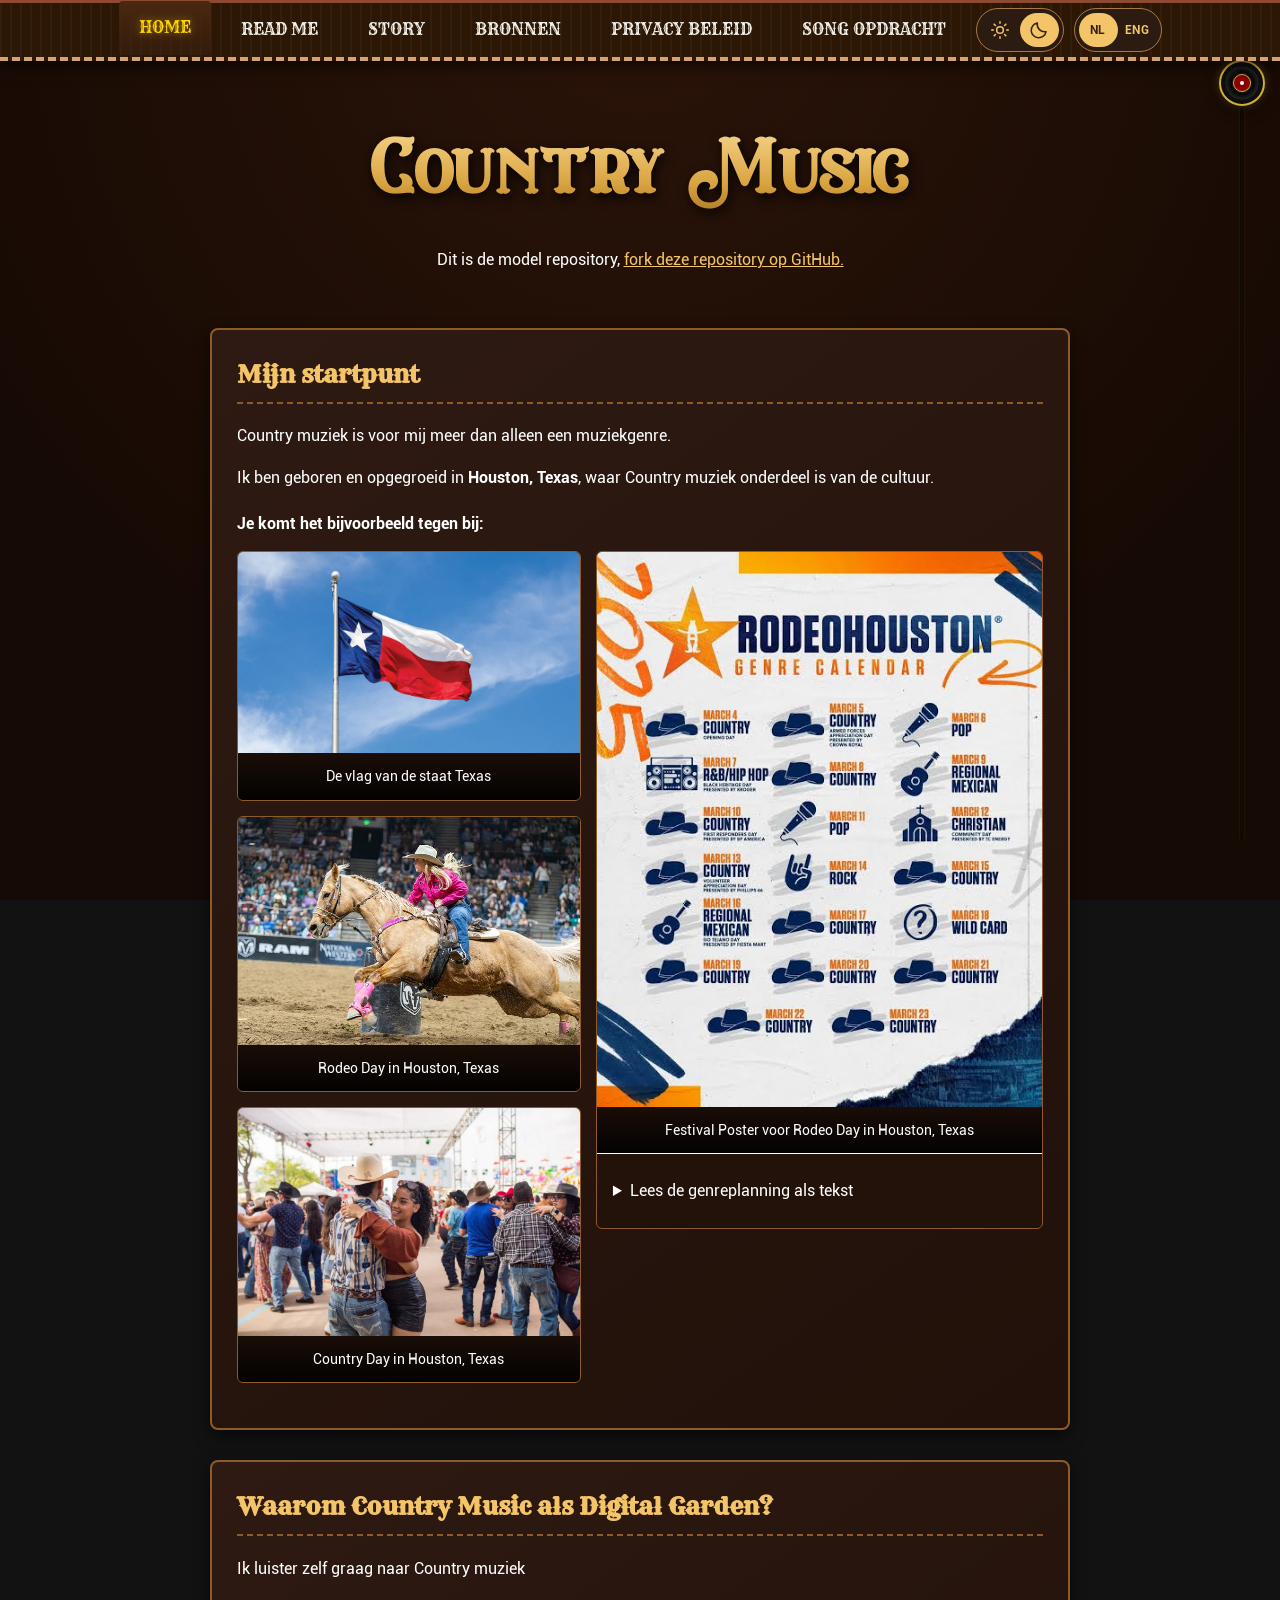
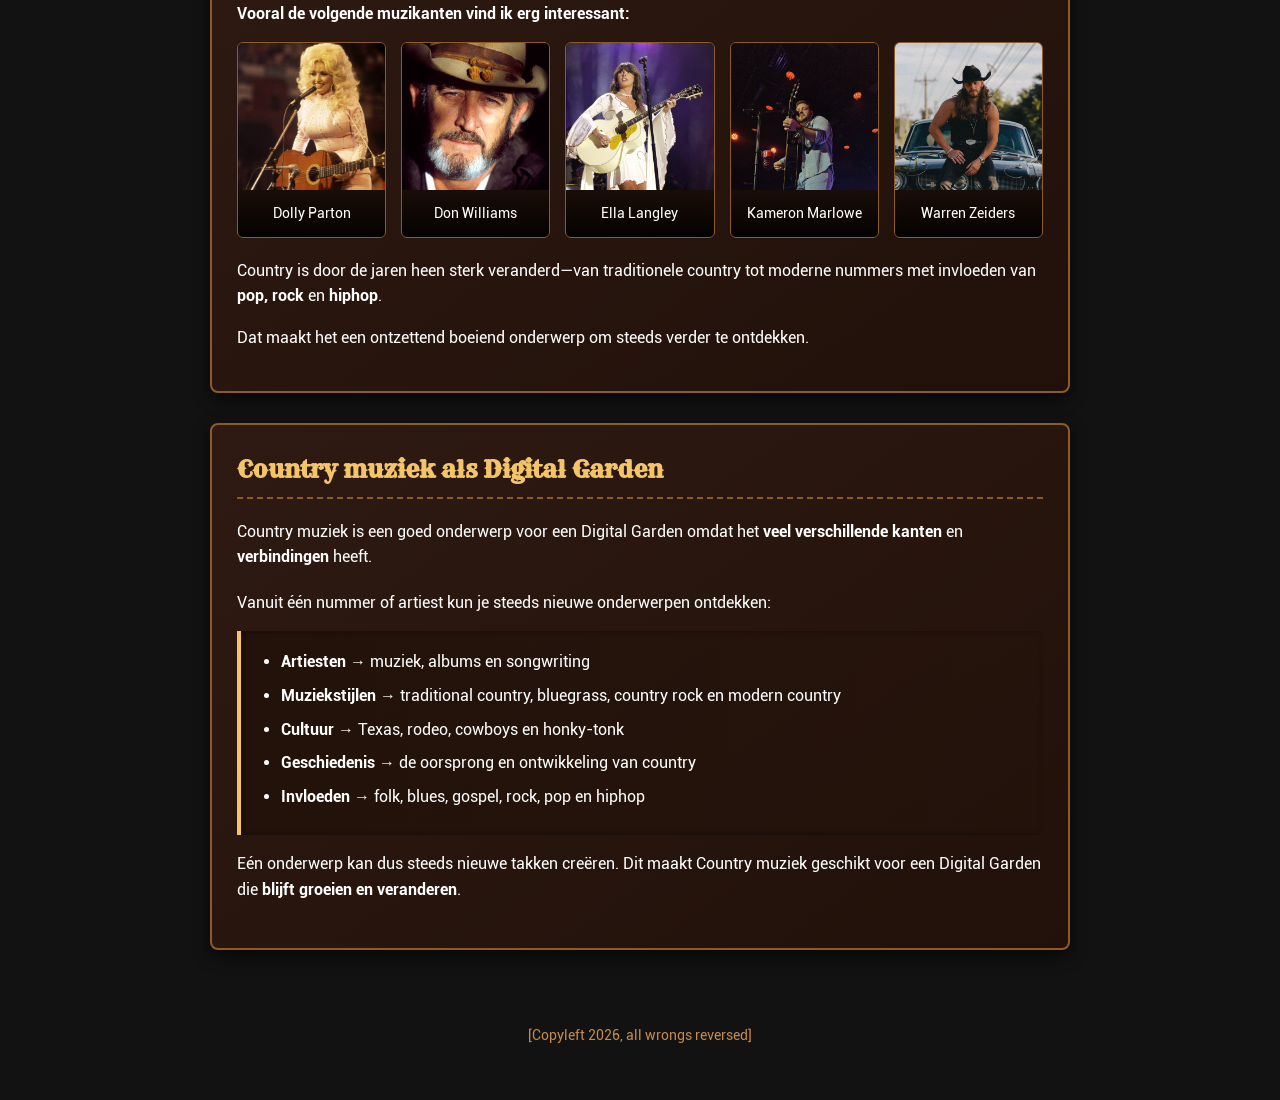
<file: assets/html/landing.html>
<!DOCTYPE html>
<html lang="nl" data-theme="dark" data-translations-path="../../translations.json">





  <!-- ==================== MARK: DOCUMENTINSTELLINGEN ==================== -->
  <head>
    <!-- MARK: METADATA EN STIJLBLADEN -->
    <meta charset="UTF-8" />
    <meta name="viewport" content="width=device-width, initial-scale=1.0" />
    <meta name="author" content="Oluwaseyi Davies" />
    <meta name="theme-color" content="#190e08">

    <title data-i18n="a11y_landing_title">Garnet's Ocean - Country Music Digital Garden</title>
    <link rel="stylesheet" href="../resources/style/landing.css">
    <link rel="stylesheet" href="../resources/style/navbar.css">
    <link rel="stylesheet" href="../resources/style/custom-scrollbar.css">
    <link rel="stylesheet" href="../resources/style/language-changer.css">
    <link rel="stylesheet" href="../resources/style/lightDark.css">
    <link rel="stylesheet" href="../resources/style/accessibility.css">

    <!-- MARK: JAVASCRIPT EN WEBRING -->
    <!-- defer voert de scripts in documentvolgorde uit nadat de HTML is ingelezen. -->
    <!-- Bron webring: "https://digitaaltuintje.nl/webring.js" -->
    <script
      data-page="[https://voorbeeld.nl]"
      src="https://digitaaltuintje.nl/webring.js"
      defer
    ></script>
    <script src="../js/landing.js" defer></script>
    <script src="../js/navbar.js" defer></script>
    <script src="../js/custom-scrollbar.js" defer></script>
    <script src="../js/language-changer.js" defer></script>
    <script src="../js/lightDark.js" defer></script>
  </head>

  <body class="landing-page" id="landingPage">





    <!-- ==================== MARK: TOEGANKELIJKHEID EN VERTALINGEN ==================== -->
    <!-- De skip-link laat toetsenbordgebruikers direct naar de hoofdinhoud gaan. -->
    <a href="#mainContent" class="skip-link" data-i18n="skip_content">Ga direct naar hoofdinhoud</a>
    <!--
      De classes en id's worden ook gebruikt in de CSS en JavaScript.
      De divs rond de afbeeldingen houden de foto's en bijschriften bij elkaar.
      Met data-i18n wordt de juiste tekst uit translations.json opgehaald.
    -->





    <!-- ==================== MARK: NAVIGATIE ==================== -->
    <nav aria-label="Hoofdnavigatie" data-i18n-aria-label="a11y_main_navigation">
      <ul>
        <li>
          <a
            href="../html/landing.html"
            class="active"
            aria-current="page"
            data-i18n="nav_home"
          >Home</a>
        </li>
        <li>
          <a
            href="https://github.com/OluwaseyiOluwatobiBarbaraDavies/GarnetsOcean"
            data-i18n="nav_readme"
          >Read Me</a>
        </li>
        <li>
          <a href="../html/story.html" data-i18n="nav_story">Story</a>
        </li>
        <li>
          <a href="../html/bronnen.html" data-i18n="nav_sources">Bronnen</a>
        </li>
        <li>
          <a href="../html/privacy.html" data-i18n="nav_privacy">Privacy Beleid</a>
        </li>
        <li>
          <a href="../typografie_opdr/ymca.html" data-i18n="nav_song">Song Opdracht</a>
        </li>

        <!-- MARK: THEMA- EN TAALKEUZE -->
        <!-- aria-label benoemt de knop; de decoratieve SVG-iconen zijn verborgen voor schermlezers. -->
        <li class="nav-theme">
          <button
            class="theme-toggle"
            id="themeToggle"
            type="button"
            aria-label="Lichte modus"
            aria-pressed="false"
            hidden
          >
            <svg
              class="theme-icon theme-sun"
              viewBox="0 0 24 24"
              fill="none"
              stroke="currentColor"
              stroke-width="1.8"
              stroke-linecap="round"
              aria-hidden="true"
              focusable="false"
            >
              <circle cx="12" cy="12" r="4"/>
              <path
                d="M12 2v2m0 16v2M2 12h2m16 0h2M5 5l1.5 1.5m11 11L19 19M5 19l1.5-1.5m11-11L19 5"
              />
            </svg>
            <svg
              class="theme-icon theme-moon"
              viewBox="0 0 24 24"
              fill="none"
              stroke="currentColor"
              stroke-width="1.8"
              stroke-linecap="round"
              stroke-linejoin="round"
              aria-hidden="true"
              focusable="false"
            >
              <path d="M20.5 14A9 9 0 0 1 10 3.5 9 9 0 1 0 20.5 14Z"/>
            </svg>
          </button>
        </li>
        <li class="nav-language">
          <button
            id="langToggleBtn"
            type="button"
            aria-label="Taal: Nederlands. Wissel naar Engels"
          >
            <span class="language-option language-nl" aria-hidden="true">NL</span>
            <span class="language-option language-eng" aria-hidden="true">ENG</span>
          </button>
        </li>
      </ul>
    </nav>





    <!-- ==================== MARK: INTRO ==================== -->
    <header class="hero">
      <h1 id="pageTitle" data-i18n="hero_title">Country Music</h1>
      <p class="subtitle" data-i18n="hero_subtitle">
        Dit is de model repository,
        <a
          href="https://github.com/CMDA/model"
          target="_blank"
          rel="noopener"
        >fork deze repository op GitHub.</a>
      </p>
    </header>





    <!-- ==================== MARK: INHOUD ==================== -->
    <main aria-labelledby="pageTitle" id="mainContent" class="container" tabindex="-1">
      <!-- MARK: MIJN STARTPUNT -->
      <article class="card">
        <h2 data-i18n="art1_title">Mijn startpunt</h2>
        <p data-i18n="art1_p1">Country muziek is voor mij meer dan alleen een muziekgenre.</p>
        <p
          data-i18n="art1_p2"
        >Ik ben geboren en opgegroeid in <strong>Houston, Texas</strong>, waar Country muziek onderdeel is van de cultuur.</p>

        <div class="section-block">
          <p class="section-label" data-i18n="art1_label">Je komt het bijvoorbeeld tegen bij:</p>

          <!-- MARK: TEXAS EN COUNTRY-EVENEMENTEN -->
          <!-- Elke afbeeldingslink verwijst naar het originele bestand en bevat tekst voor schermlezers. -->
          <div class="gallery-container1">
            <div class="resp-item">
              <div class="gallery">
                <a class="gallery-image-link" href="../resources/images/texasFlag.jpg">
                  <img
                    src="../resources/images/texasFlag.jpg"
                    alt="De vlag van Texas in de wind."
                    data-i18n-alt="a11y_alt_texas"
                  >
                  <span
                    class="visually-hidden"
                    data-i18n="image_enlarge"
                  > — Vergroot afbeelding</span>
                </a>
                <div class="desc" data-i18n="img_texas_flag">De vlag van de staat Texas</div>
              </div>
            </div>

            <div class="resp-item">
              <div class="gallery">
                <a class="gallery-image-link" href="../resources/images/rodeo.jpg">
                  <img
                    src="../resources/images/rodeo.jpg"
                    alt="Een ruiter tijdens een rodeowedstrijd."
                    data-i18n-alt="a11y_alt_rodeo"
                  >
                  <span
                    class="visually-hidden"
                    data-i18n="image_enlarge"
                  > — Vergroot afbeelding</span>
                </a>
                <div class="desc" data-i18n="img_rodeo_day">Rodeo Day in Houston, Texas</div>
              </div>
            </div>

            <div class="resp-item">
              <div class="gallery">
                <a class="gallery-image-link" href="../resources/images/CountryDay.jpg">
                  <img
                    src="../resources/images/CountryDay.jpg"
                    alt="Dansende bezoekers op een country-evenement."
                    data-i18n-alt="a11y_alt_country_day"
                  >
                  <span
                    class="visually-hidden"
                    data-i18n="image_enlarge"
                  > — Vergroot afbeelding</span>
                </a>
                <div class="desc" data-i18n="img_country_day">Country Day in Houston, Texas</div>
              </div>
            </div>

            <div class="resp-item main-poster">
              <div class="gallery">
                <a class="gallery-image-link" href="../resources/images/FestivalPoster.jpg">
                  <img
                    src="../resources/images/FestivalPoster.jpg"
                    alt="RodeoHouston-poster met de genreplanning van 4 tot en met 23 maart 2025. Het tekstprogramma staat onder de afbeelding."
                    data-i18n-alt="a11y_alt_poster"
                  >
                  <span
                    class="visually-hidden"
                    data-i18n="image_enlarge"
                  > — Vergroot afbeelding</span>
                </a>
                <div
                  class="desc"
                  data-i18n="img_festival_poster"
                >Festival Poster voor Rodeo Day in Houston, Texas</div>

                <!-- MARK: TEKSTVERSIE VAN DE FESTIVALPOSTER -->
                <!-- details en summary maken de posterinhoud uitklapbaar als leesbare tekst. -->
                <details class="poster-transcript">
                  <summary data-i18n="a11y_poster_summary">Lees de genreplanning als tekst</summary>
                  <p
                    data-i18n="a11y_poster_intro"
                  >RodeoHouston 2025 — genreplanning, 4 tot en met 23 maart:</p>
                  <ul>
                    <li
                      data-i18n="a11y_poster_country"
                    >Country: 4, 5, 8, 10, 13, 15, 17, 19, 20, 21, 22 en 23 maart.</li>
                    <li data-i18n="a11y_poster_pop">Pop: 6 en 11 maart.</li>
                    <li data-i18n="a11y_poster_rnb">R&amp;B/hiphop: 7 maart.</li>
                    <li data-i18n="a11y_poster_mexican">Regional Mexican: 9 en 16 maart.</li>
                    <li data-i18n="a11y_poster_christian">Christian: 12 maart.</li>
                    <li data-i18n="a11y_poster_rock">Rock: 14 maart.</li>
                    <li data-i18n="a11y_poster_wildcard">Wild Card: 18 maart.</li>
                  </ul>
                </details>
              </div>
            </div>
          </div>
        </div>
      </article>

      <!-- MARK: COUNTRY MUSIC ALS DIGITAL GARDEN -->
      <article class="card">
        <h2 data-i18n="art2_title">Waarom Country Music als Digital Garden?</h2>
        <p data-i18n="art2_p1">Ik luister zelf graag naar Country muziek</p>

        <div class="section-block">
          <p
            class="section-label"
            data-i18n="art2_label"
          >Vooral de volgende muzikanten vind ik erg interressant:</p>

          <!-- MARK: FAVORIETE ARTIESTEN -->
          <div class="gallery-artists">
            <div class="gallery">
              <a class="gallery-image-link" href="../resources/images/artist-dolly.jpg">
                <img src="../resources/images/artist-dolly.jpg" alt="Dolly Parton">
                <span
                  class="visually-hidden"
                  data-i18n="image_enlarge"
                > — Vergroot afbeelding</span>
              </a>
              <div class="desc">Dolly Parton</div>
            </div>
            <div class="gallery">
              <a class="gallery-image-link" href="../resources/images/artist_don.jpg">
                <img src="../resources/images/artist_don.jpg" alt="Don Williams">
                <span
                  class="visually-hidden"
                  data-i18n="image_enlarge"
                > — Vergroot afbeelding</span>
              </a>
              <div class="desc">Don Williams</div>
            </div>
            <div class="gallery">
              <a class="gallery-image-link" href="../resources/images/artist_ella.jpg">
                <img src="../resources/images/artist_ella.jpg" alt="Ella Langley">
                <span
                  class="visually-hidden"
                  data-i18n="image_enlarge"
                > — Vergroot afbeelding</span>
              </a>
              <div class="desc">Ella Langley</div>
            </div>
            <div class="gallery">
              <a class="gallery-image-link" href="../resources/images/artist_kameron.jpg">
                <img src="../resources/images/artist_kameron.jpg" alt="Kameron Marlowe">
                <span
                  class="visually-hidden"
                  data-i18n="image_enlarge"
                > — Vergroot afbeelding</span>
              </a>
              <div class="desc">Kameron Marlowe</div>
            </div>
            <div class="gallery">
              <a class="gallery-image-link" href="../resources/images/artist_warren.jpg">
                <img src="../resources/images/artist_warren.jpg" alt="Warren Zeiders">
                <span
                  class="visually-hidden"
                  data-i18n="image_enlarge"
                > — Vergroot afbeelding</span>
              </a>
              <div class="desc">Warren Zeiders</div>
            </div>
          </div>
        </div>

        <p
          data-i18n="art2_p2"
        >Country is door de jaren heen sterk veranderd—van traditionele country tot moderne nummers met invloeden van <strong>pop, rock</strong> en <strong>hiphop</strong>.</p>
        <p
          data-i18n="art2_p3"
        >Dat maakt het een ontzettend boeiend onderwerp om steeds verder te ontdekken.</p>
      </article>

      <!-- MARK: VERBINDINGEN EN ONDERWERPEN -->
      <article class="card">
        <h2 data-i18n="art3_title">Country muziek als Digital Garden</h2>
        <p
          data-i18n="art3_p1"
        >Country muziek is een goed onderwerp voor een Digital Garden omdat het <strong>veel verschillende kanten</strong> en <strong>verbindingen</strong> heeft.</p>

        <div class="section-block">
          <p
            data-i18n="art3_p2"
          >Vanuit één nummer of artiest kun je steeds nieuwe onderwerpen ontdekken:</p>
          <ul class="garden-list">
            <li
              data-i18n="list_artists"
            ><strong>Artiesten</strong> → muziek, albums en songwriting</li>
            <li
              data-i18n="list_styles"
            ><strong>Muziekstijlen</strong> → traditional country, bluegrass, country rock en modern country</li>
            <li
              data-i18n="list_culture"
            ><strong>Cultuur</strong> → Texas, rodeo, cowboys en honky-tonk</li>
            <li
              data-i18n="list_history"
            ><strong>Geschiedenis</strong> → de oorsprong en ontwikkeling van country</li>
            <li
              data-i18n="list_influences"
            ><strong>Invloeden</strong> → folk, blues, gospel, rock, pop en hiphop</li>
          </ul>
          <span
            data-i18n="art3_p3"
          >Eén onderwerp kan dus stees nieuwe takken creëren. Dit maakt Country muziek geschikt voor een Digital Garden die <strong>blijft groeien en veranderen</strong>.</span>
        </div>
      </article>
    </main>





    <!-- ==================== MARK: FOOTER ==================== -->
    <footer>
      <p data-i18n="footer_text">[Copyleft 2026, all wrongs reversed]</p>
    </footer>





    <!-- ==================== MARK: VERGROTE AFBEELDING ==================== -->
    <!-- Bij openen met showModal() beheert de browser de focus binnen het dialoogvenster. -->
    <!-- aria-labelledby benoemt het venster; aria-describedby verwijst naar het bijschrift. -->
    <dialog
      id="imageModal"
      class="modal"
      aria-labelledby="imageModalTitle"
      aria-describedby="modalCaption"
    >
      <h2
        id="imageModalTitle"
        class="visually-hidden"
        data-i18n="image_title"
      >Vergrote afbeelding</h2>
      <button type="button" class="modal-close" autofocus>
        <span aria-hidden="true">X</span>
        <span class="visually-hidden" data-i18n="privacy_close">Sluiten</span>
      </button>
      <img
        src="../resources/images/texasFlag.jpg"
        class="modal-content"
        id="modalImg"
        alt="De vlag van Texas in de wind."
        data-i18n-alt="a11y_alt_texas"
      >
      <p id="modalCaption" class="modal-caption"></p>
    </dialog>
  </body>
</html>
</file>
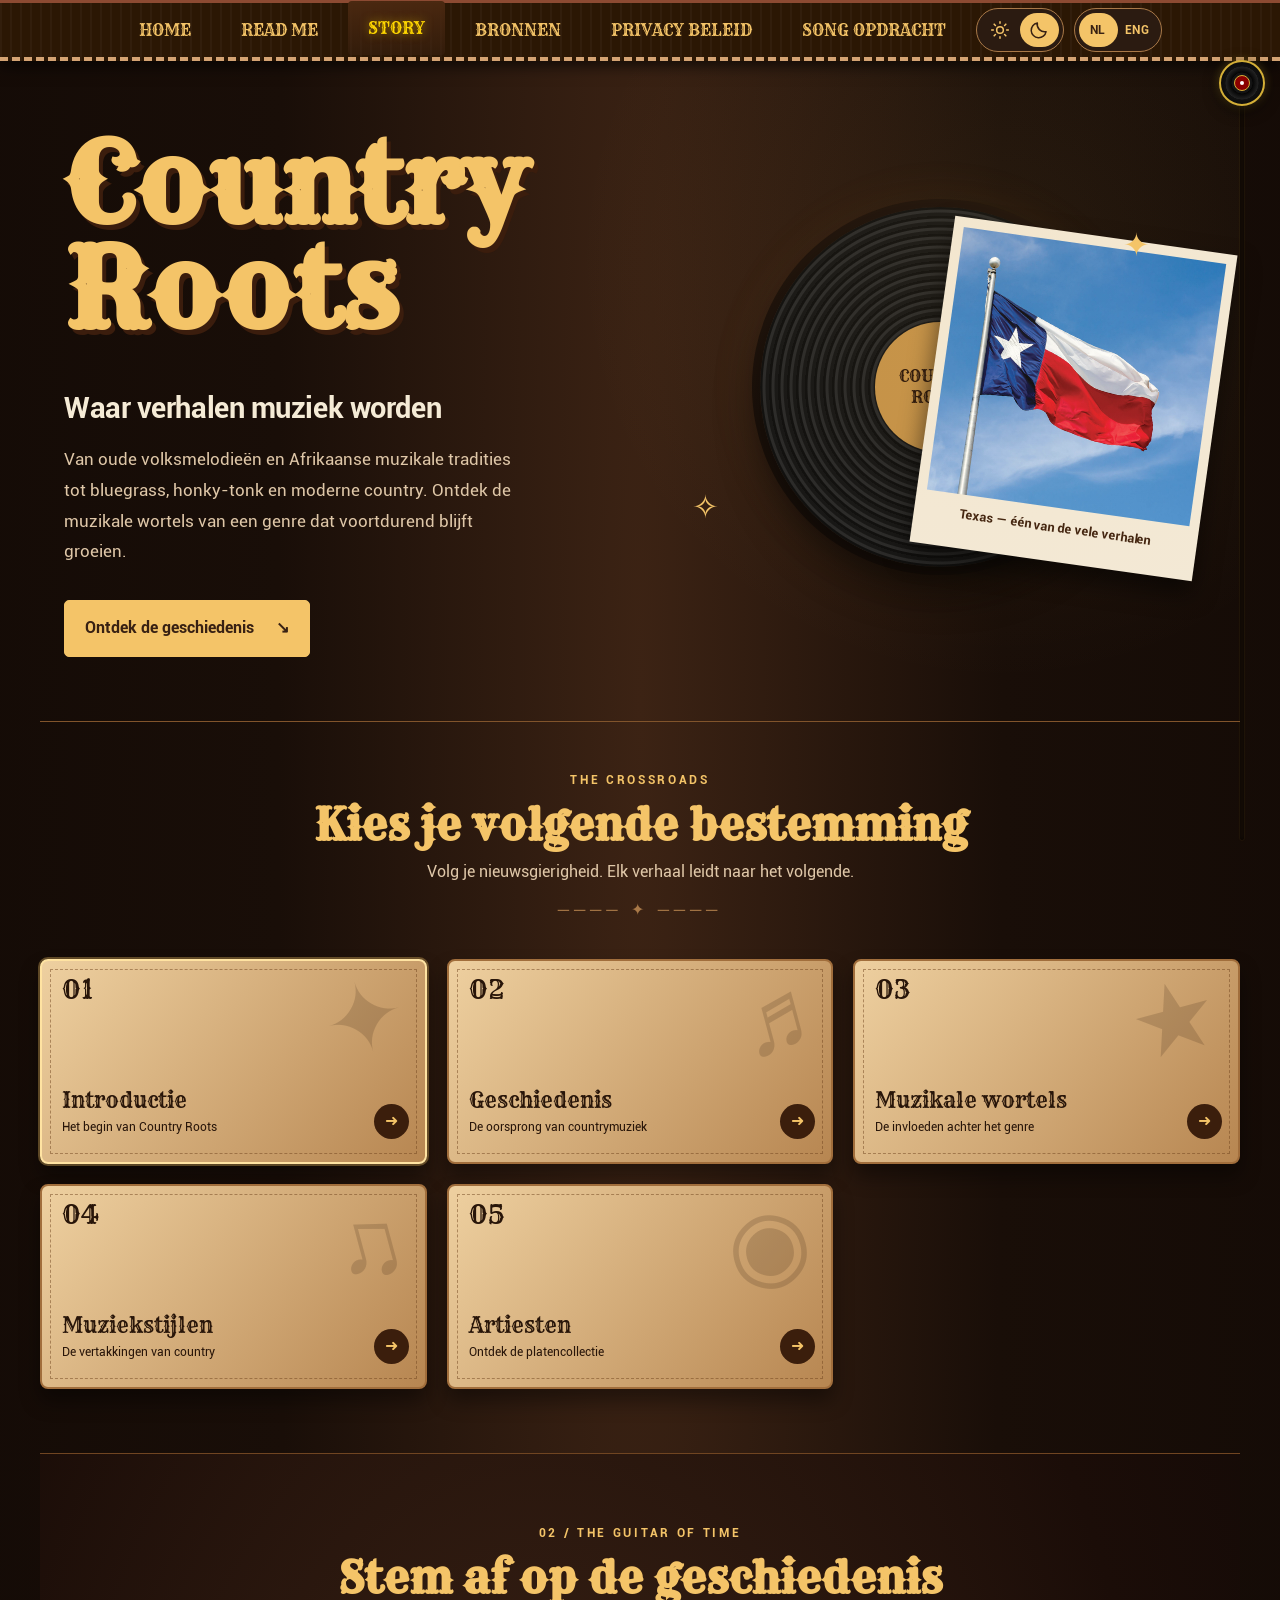
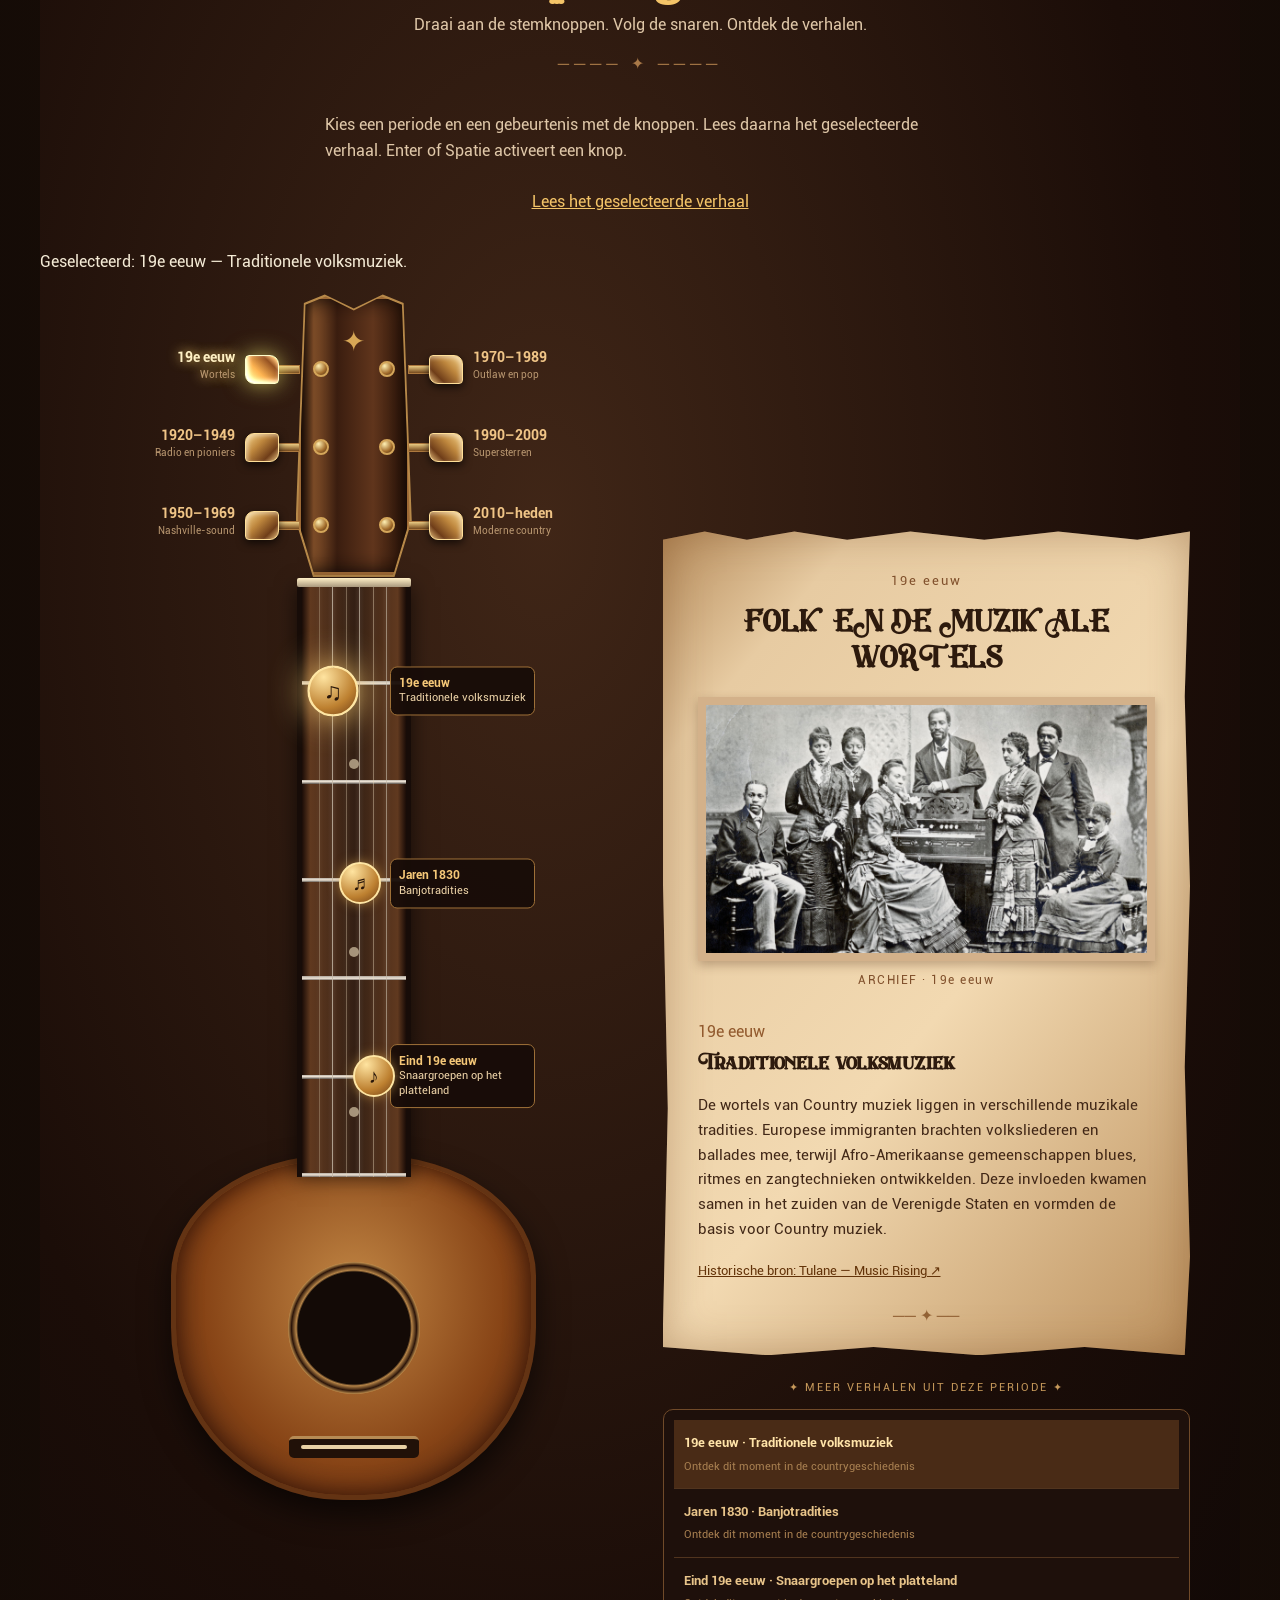
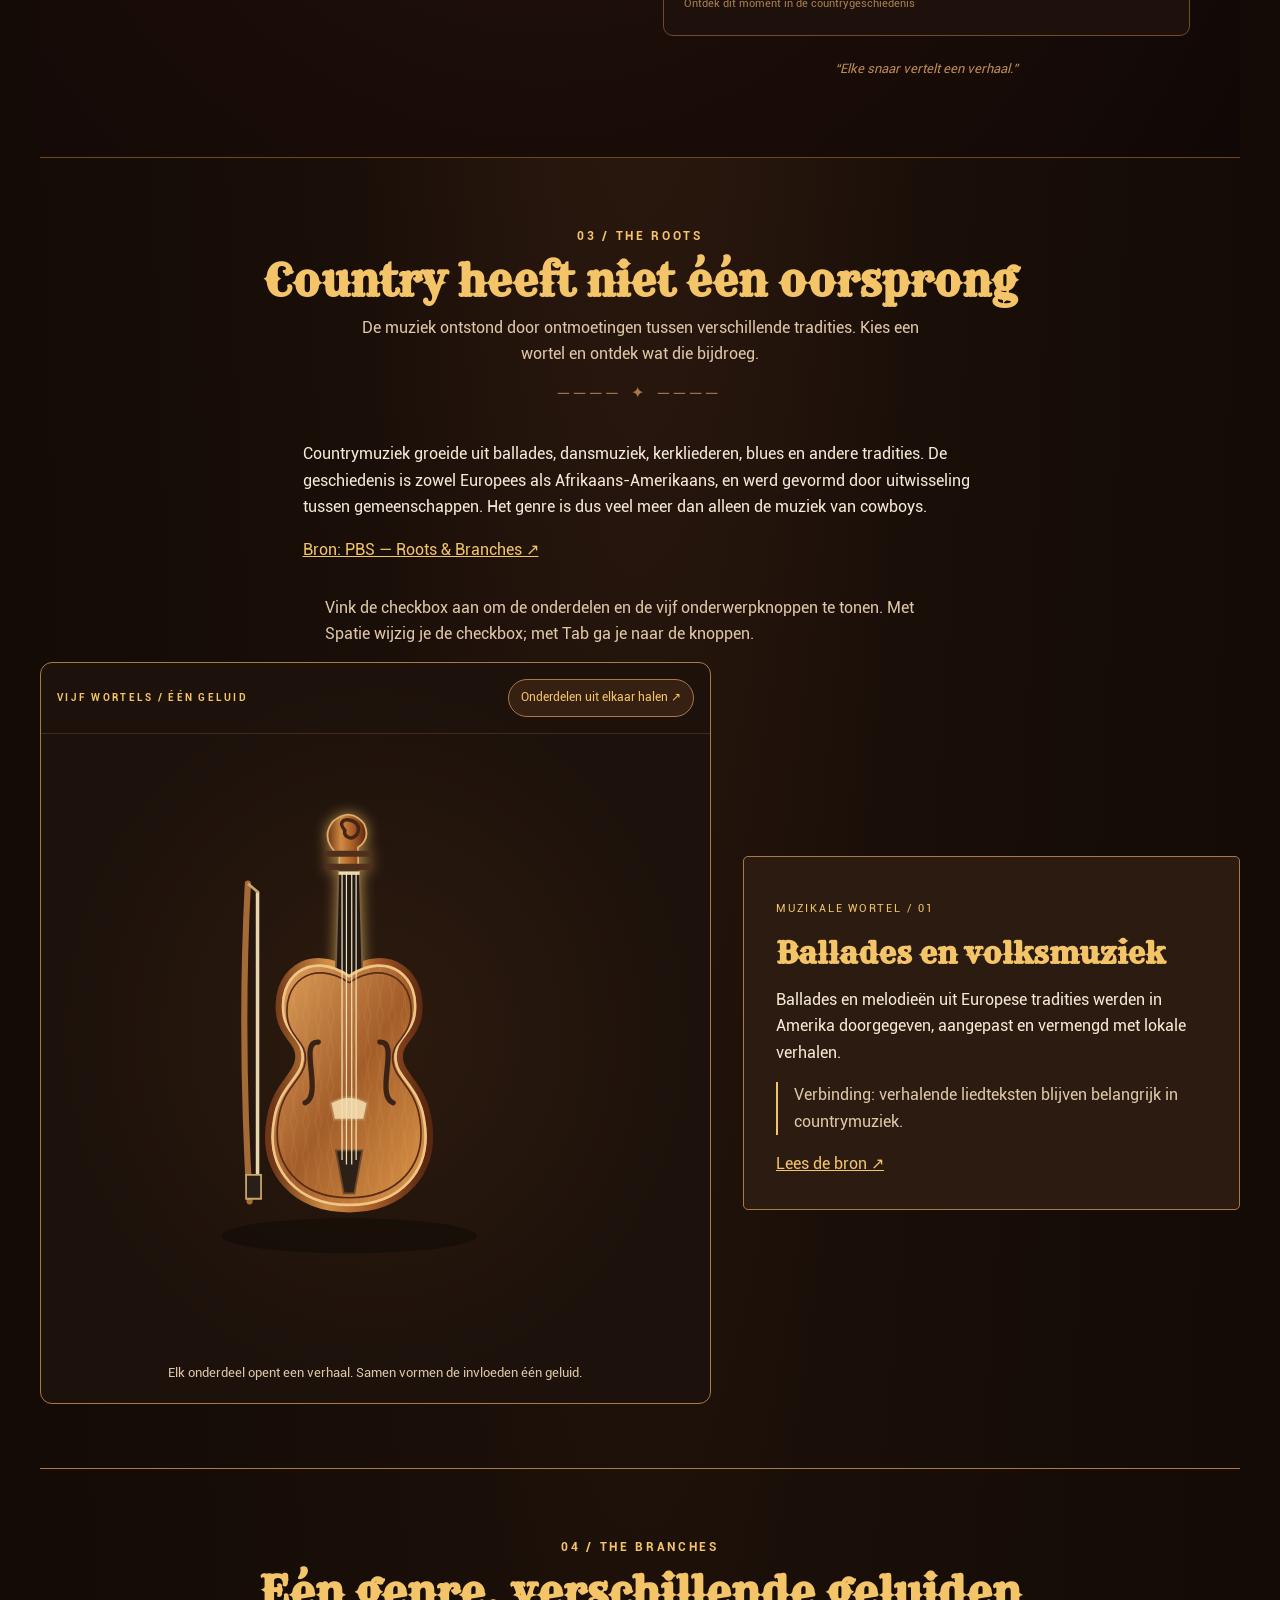
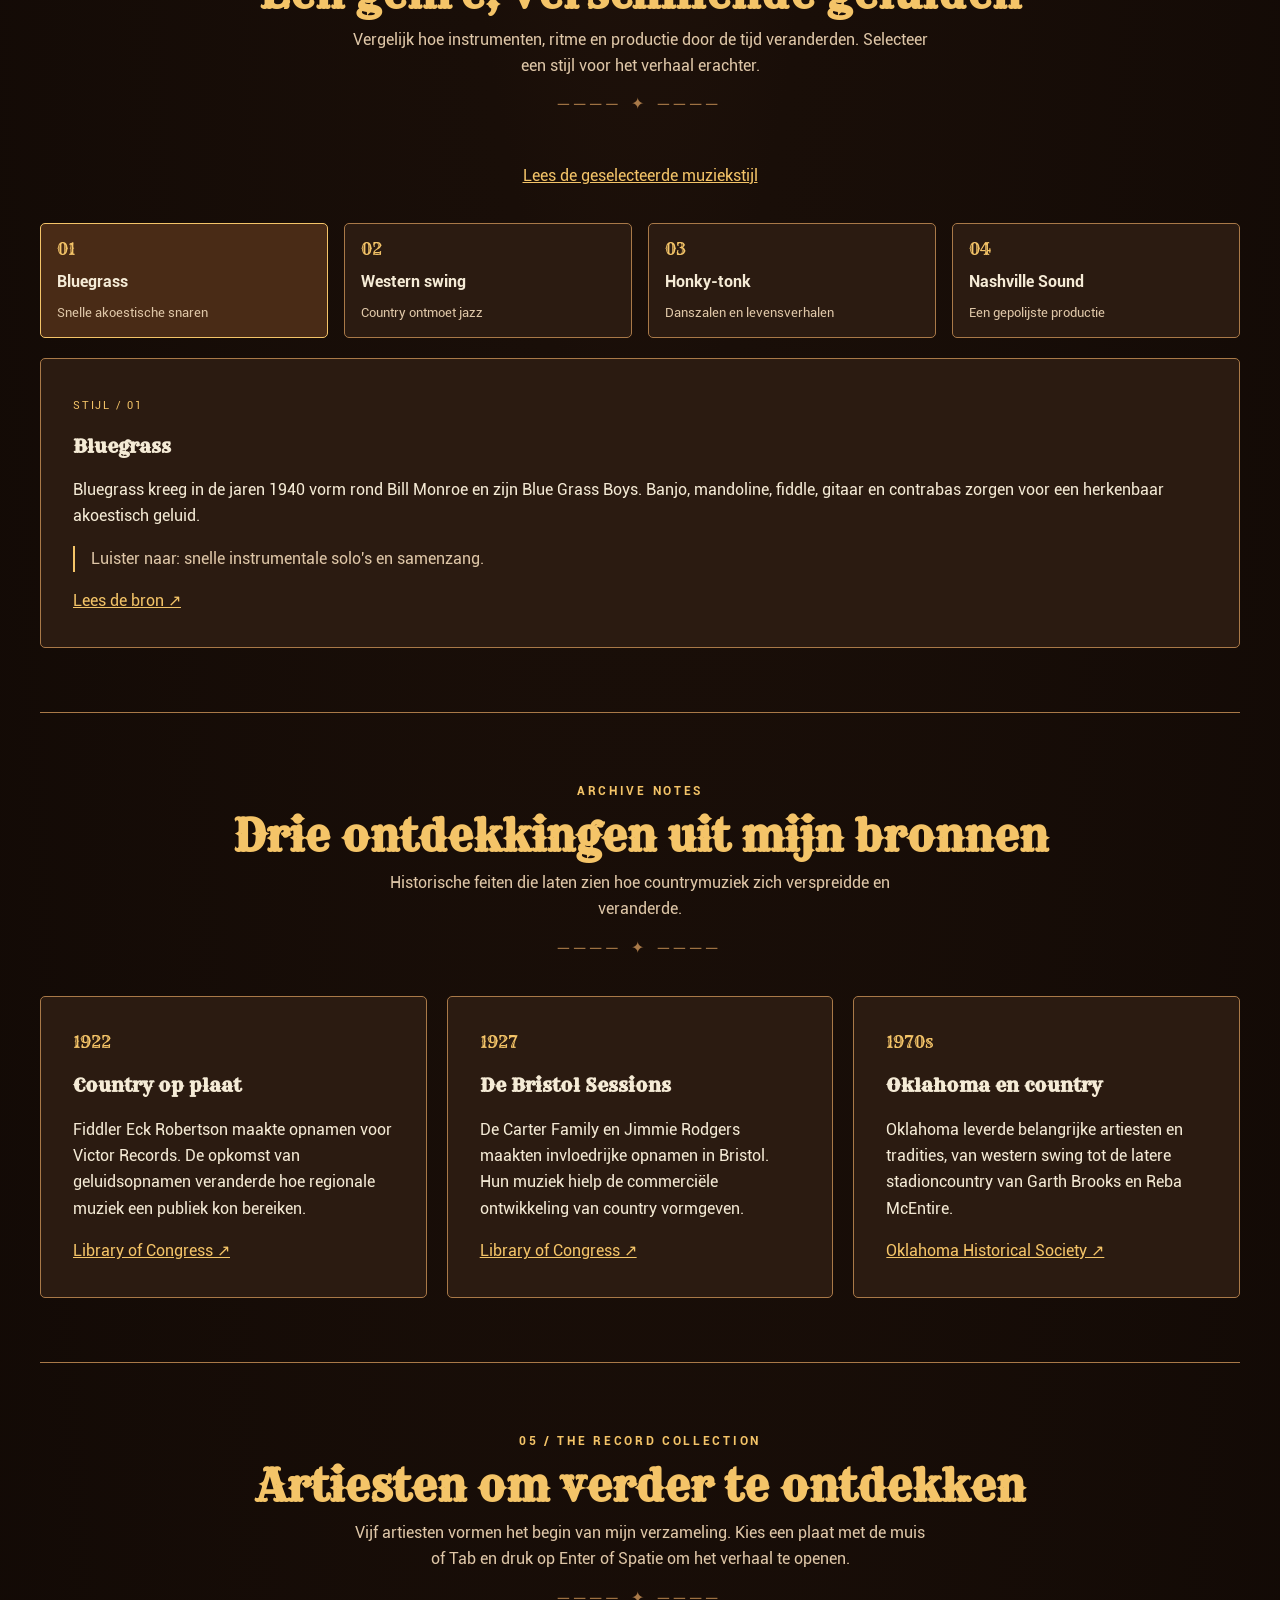
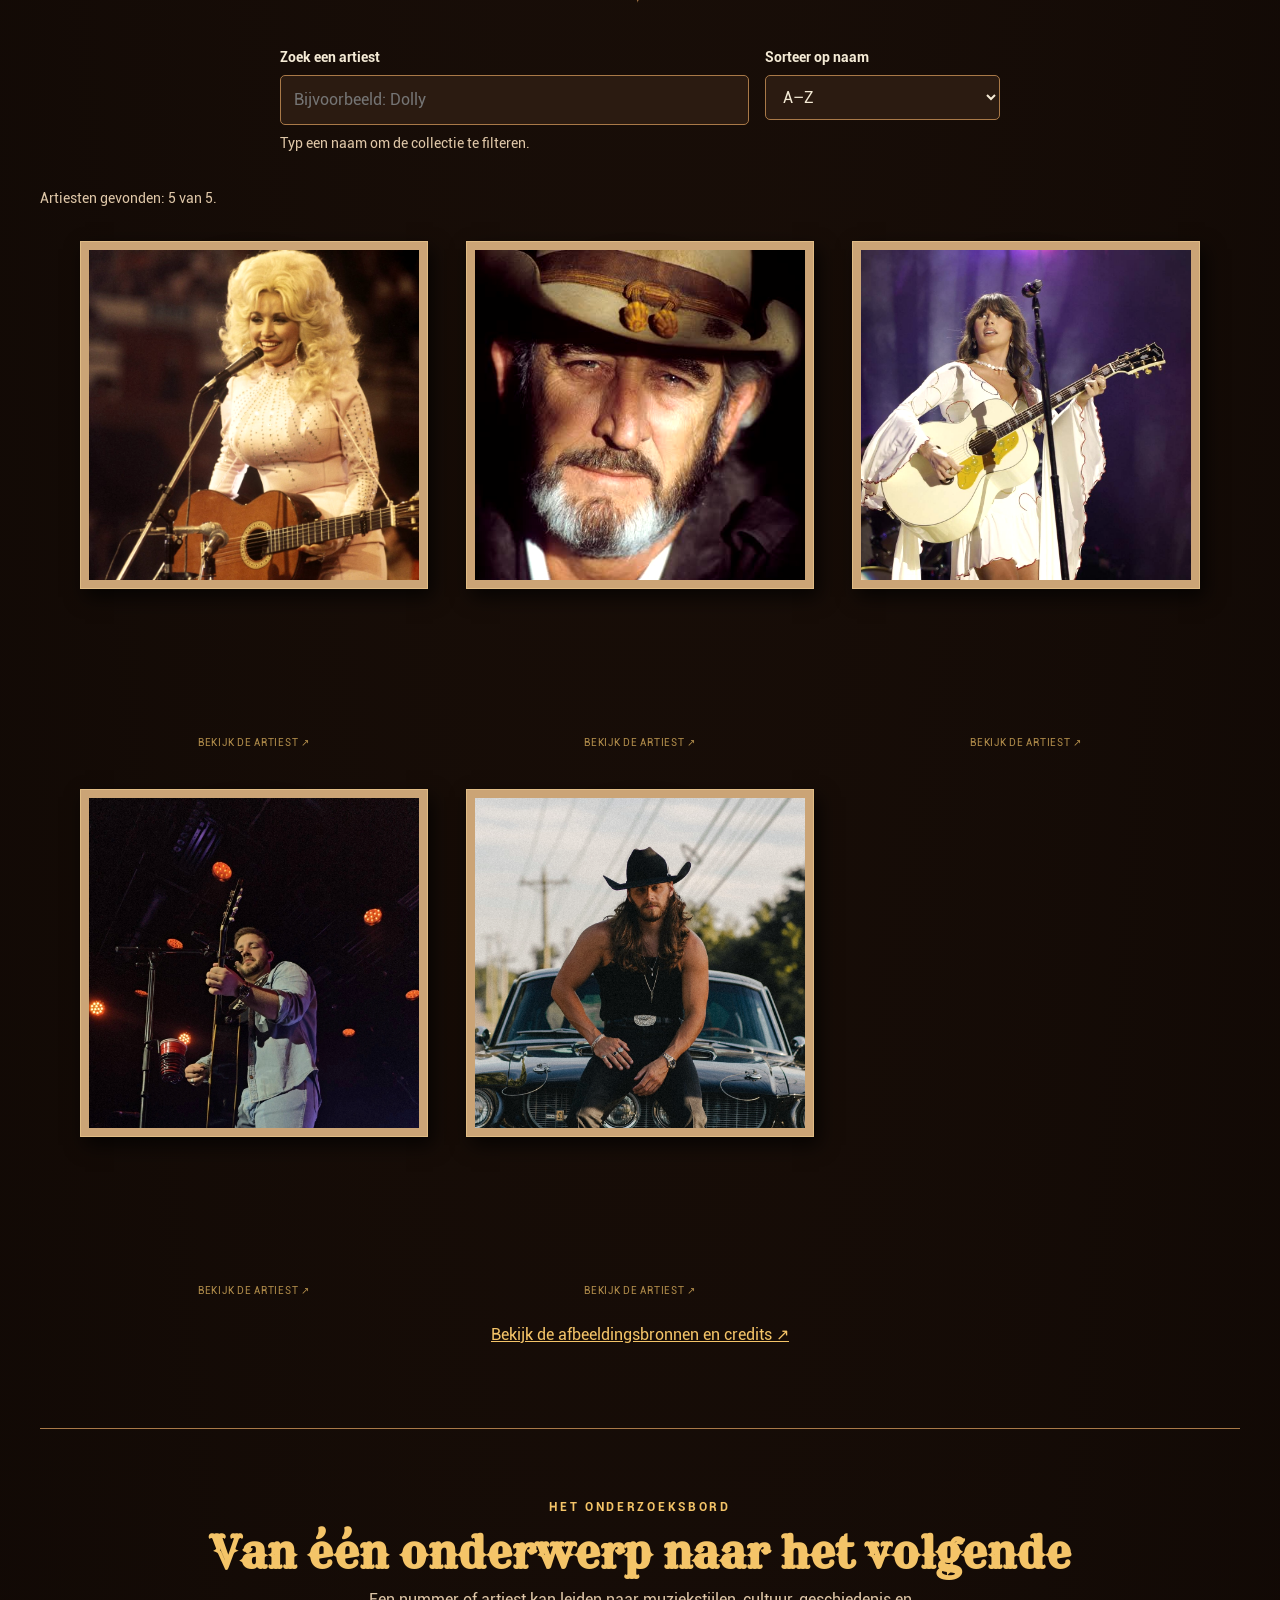
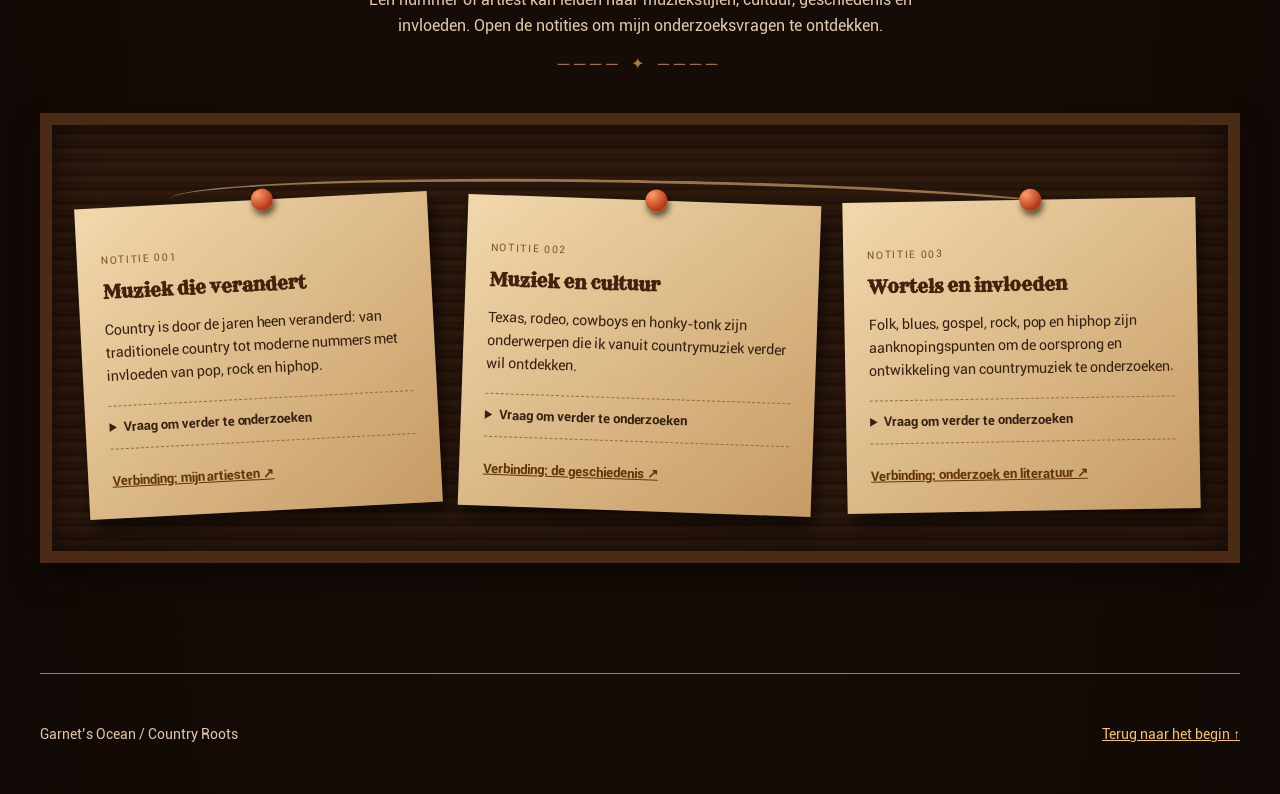
<file: assets/html/story.html>
<!DOCTYPE html>
<html lang="nl" data-theme="dark" data-translations-path="../../translations.json">





  <!-- ==================== MARK: DOCUMENTINSTELLINGEN ==================== -->
  <head>
    <!-- MARK: METADATA EN STIJLBLADEN -->
    <!-- data-i18n koppelt tekst aan vertalingen uit het JSON-bestand dat op html is opgegeven. -->
    <meta charset="UTF-8">
    <meta name="viewport" content="width=device-width, initial-scale=1">
    <meta name="theme-color" content="#190e08">
    <title data-i18n="garden_page_title">Country Roots | Mijn muzikale tuin</title>
    <link rel="stylesheet" href="../resources/style/navbar.css">
    <link rel="stylesheet" href="../resources/style/language-changer.css">
    <link rel="stylesheet" href="../resources/style/story.css">
    <link rel="stylesheet" href="../resources/style/lightDark.css">
    <link rel="stylesheet" href="../resources/style/accessibility.css">
    <link rel="stylesheet" href="../resources/style/custom-scrollbar.css">

    <!-- MARK: JAVASCRIPT -->
    <!-- defer voert de scripts in documentvolgorde uit nadat de HTML is ingelezen. -->
    <script src="../js/navbar.js" defer>
    </script>
    <script src="../js/language-changer.js" defer>
    </script>
    <script src="../js/story.js" defer>
    </script>
    <script src="../js/lightDark.js" defer>
    </script>
    <script src="../js/custom-scrollbar.js" defer>
    </script>
  </head>

  <body class="story-page">





    <!-- ==================== MARK: TOEGANKELIJKE SNELKOPPELING ==================== -->
    <!-- De skip-link laat toetsenbordgebruikers direct naar de hoofdinhoud gaan. -->
    <a
      class="garden-skip"
      href="#gardenContent"
      data-i18n="garden_skip"
    >Ga direct naar hoofdinhoud</a>





    <!-- ==================== MARK: NAVIGATIE ==================== -->
    <nav aria-label="Hoofdnavigatie" data-i18n-aria-label="story_main_navigation">
      <ul>
        <li>
          <a href="landing.html" data-i18n="nav_home">Home</a>
        </li>
        <li>
          <a
            href="https://github.com/OluwaseyiOluwatobiBarbaraDavies/GarnetsOcean"
            data-i18n="nav_readme"
          >Read Me</a>
        </li>
        <li>
          <a href="story.html" class="active" aria-current="page" data-i18n="nav_story">Story</a>
        </li>
        <li>
          <a href="bronnen.html" data-i18n="nav_sources">Bronnen</a>
        </li>
        <li>
          <a href="privacy.html" data-i18n="nav_privacy">Privacy Beleid</a>
        </li>
        <li>
          <a href="../typografie_opdr/ymca.html" data-i18n="nav_song">Song Opdracht</a>
        </li>

        <!-- MARK: THEMA- EN TAALKEUZE -->
        <!-- aria-label benoemt de knop; decoratieve SVG-iconen zijn verborgen voor schermlezers. -->
        <li class="nav-theme">
          <button
            class="theme-toggle"
            id="themeToggle"
            type="button"
            aria-label="Lichte modus"
            aria-pressed="false"
            hidden
          >
            <svg
              class="theme-icon theme-sun"
              viewBox="0 0 24 24"
              fill="none"
              stroke="currentColor"
              stroke-width="1.8"
              stroke-linecap="round"
              aria-hidden="true"
              focusable="false"
            >
              <circle cx="12" cy="12" r="4"/>
              <path
                d="M12 2v2m0 16v2M2 12h2m16 0h2M5 5l1.5 1.5m11 11L19 19M5 19l1.5-1.5m11-11L19 5"
              />
            </svg>
            <svg
              class="theme-icon theme-moon"
              viewBox="0 0 24 24"
              fill="none"
              stroke="currentColor"
              stroke-width="1.8"
              stroke-linecap="round"
              stroke-linejoin="round"
              aria-hidden="true"
              focusable="false"
            >
              <path d="M20.5 14A9 9 0 0 1 10 3.5 9 9 0 1 0 20.5 14Z"/>
            </svg>
          </button>
        </li>
        <li class="nav-language">
          <button
            id="langToggleBtn"
            type="button"
            aria-label="Taal: Nederlands. Wissel naar Engels"
          >
            <span class="language-option language-nl" aria-hidden="true">NL</span>
            <span class="language-option language-eng" aria-hidden="true">ENG</span>
          </button>
        </li>
      </ul>
    </nav>
    <main id="gardenContent" tabindex="-1" aria-labelledby="storyPageTitle">





      <!-- ==================== MARK: MIJN TUIN ==================== -->
      <header class="garden-hero" id="top">
        <div class="hero-copy reveal">
          <!-- De extra lagen zijn uitsluitend decoratief en staan los van de titeltekst. -->
          <div class="country-title-effect">
            <h1 class="music-title" id="storyPageTitle">Country<br>Roots</h1>

            <!-- Spotlights blijven binnen het titelvlak om horizontale overflow te voorkomen. -->
            <span class="title-spotlights" aria-hidden="true">
              <span class="title-spotlight spotlight-left">
              </span>
              <span class="title-spotlight spotlight-right">
              </span>
            </span>

            <!-- De noten worden overgeslagen door schermlezers. -->
            <span class="title-notes" aria-hidden="true">
              <span class="title-note note-1">♪</span>
              <span class="title-note note-2">♫</span>
              <span class="title-note note-3">♬</span>
              <span class="title-note note-4">♪</span>
              <span class="title-note note-5">♫</span>
              <span class="title-note note-6">♩</span>
            </span>
          </div>
          <h2 data-i18n="garden_subtitle">Waar verhalen muziek worden</h2>
          <p
            class="hero-intro"
            data-i18n="garden_intro"
          >Van oude volksmelodieën en Afrikaanse muzikale tradities tot bluegrass, honky-tonk en moderne country. Ontdek de muzikale wortels van een genre dat voortdurend blijft groeien.</p>
          <a class="hero-cta" href="#gardenRoots">
            <span data-i18n="garden_explore">Ontdek de geschiedenis</span>
            <span aria-hidden="true">↘</span>
          </a>
        </div>

        <div
          class="hero-scene reveal"
          role="group"
          aria-label="Sfeervolle verzameling van countrymuziek"
          data-i18n-aria-label="story_hero_scene"
        >
          <div class="hero-halo" aria-hidden="true">
          </div>

          <div class="hero-disc" aria-hidden="true">
            <div class="hero-disc-label">
              COUNTRY
              <br>
              ROOTS
            </div>
          </div>

          <figure class="hero-photo">
            <img
              src="../resources/images/texasFlag.jpg"
              alt="De vlag van Texas in de wind"
              data-i18n-alt="story_texas_image"
              width="600"
              height="400"
            >
            <figcaption data-i18n="garden_photo">Texas — één van de vele verhalen</figcaption>
          </figure>
          <span class="hero-spark spark-one" aria-hidden="true">✦</span>
          <span class="hero-spark spark-two" aria-hidden="true">✧</span>
        </div>
      </header>





      <!-- ==================== MARK: BESTEMMINGEN ==================== -->
      <section
        class="garden-crossroads"
        aria-label="Kies je volgende bestemming"
        data-i18n-aria-label="story_crossroads_title"
      >
        <div class="section-heading reveal">
          <span class="eyebrow" data-i18n="story_crossroads_kicker">THE CROSSROADS</span>
          <h2 data-i18n="story_crossroads_title">Kies je volgende bestemming</h2>
          <p
            data-i18n="story_crossroads_intro"
          >Volg je nieuwsgierigheid. Elk verhaal leidt naar het volgende.</p>
        </div>

        <div class="garden-index">
          <a class="destination reveal" href="#gardenContent">
            <span class="destination-number">01</span>
            <span class="destination-art" aria-hidden="true">✦</span>
            <span class="destination-copy">
              <strong data-i18n="story_destination_intro">Introductie</strong>
              <small
                data-i18n="story_destination_intro_description"
              >Het begin van Country Roots</small>
            </span>
            <span class="destination-arrow" aria-hidden="true">➜</span>
          </a>

          <a class="destination reveal" href="#gardenRoots">
            <span class="destination-number">02</span>
            <span class="destination-art" aria-hidden="true">♬</span>
            <span class="destination-copy">
              <strong data-i18n="story_destination_history">Geschiedenis</strong>
              <small
                data-i18n="story_destination_history_description"
              >De oorsprong van countrymuziek</small>
            </span>
            <span class="destination-arrow" aria-hidden="true">➜</span>
          </a>

          <a class="destination reveal" href="#musicalRoots">
            <span class="destination-number">03</span>
            <span class="destination-art" aria-hidden="true">★</span>
            <span class="destination-copy">
              <strong data-i18n="story_destination_roots">Muzikale wortels</strong>
              <small
                data-i18n="story_destination_roots_description"
              >De invloeden achter het genre</small>
            </span>
            <span class="destination-arrow" aria-hidden="true">➜</span>
          </a>

          <a class="destination reveal" href="#gardenStyles">
            <span class="destination-number">04</span>
            <span class="destination-art" aria-hidden="true">♫</span>
            <span class="destination-copy">
              <strong data-i18n="story_destination_styles">Muziekstijlen</strong>
              <small
                data-i18n="story_destination_styles_description"
              >De vertakkingen van country</small>
            </span>
            <span class="destination-arrow" aria-hidden="true">➜</span>
          </a>

          <a class="destination reveal" href="#gardenArtists">
            <span class="destination-number">05</span>
            <span class="destination-art" aria-hidden="true">◉</span>
            <span class="destination-copy">
              <strong data-i18n="story_destination_artists">Artiesten</strong>
              <small
                data-i18n="story_destination_artists_description"
              >Ontdek de platencollectie</small>
            </span>
            <span class="destination-arrow" aria-hidden="true">➜</span>
          </a>
        </div>
      </section>





      <!-- ==================== MARK: GITAARTIJDLIJN ==================== -->
      <!-- De begininhoud is leesbaar zonder JavaScript. story.js neemt de bediening over. -->
      <section
        class="country-history"
        id="gardenRoots"
        aria-labelledby="history-title"
        data-initial-era="roots"
      >
        <header class="section-heading reveal">
          <span class="eyebrow" data-i18n="story_history_kicker">02 / THE GUITAR OF TIME</span>
          <h2 id="history-title" data-i18n="story_history_title">Stem af op de geschiedenis</h2>
          <p
            data-i18n="story_history_intro"
          >Draai aan de stemknoppen. Volg de snaren. Ontdek de verhalen.</p>
        </header>

        <p
          class="story-interaction-help"
          id="timelineHelp"
          data-i18n="a11y_story_timeline_help"
        >Kies een periode en een gebeurtenis met de knoppen. Lees daarna het geselecteerde verhaal. Enter of Spatie activeert een knop.</p>
        <a
          class="story-read-link"
          href="#card-title"
          data-i18n="a11y_story_read_event"
        >Lees het geselecteerde verhaal</a>
        <p id="historyStatus" class="visually-hidden" role="status" aria-atomic="true">
        </p>

        <div class="history-layout">
          <div class="guitar-stage reveal">
            <div
              class="guitar"
              role="group"
              aria-label="Interactieve gitaartijdlijn van de countrygeschiedenis"
              data-i18n-aria-label="story_guitar_label"
            >
              <div class="head-area">
                <div class="headstock" aria-hidden="true">
                  <div class="headstock-inlay">
                    ✦
                  </div>

                  <div class="machine-posts" id="machine-posts">
                    <span>
                    </span>
                    <span>
                    </span>
                    <span>
                    </span>
                    <span>
                    </span>
                    <span>
                    </span>
                    <span>
                    </span>
                  </div>
                </div>

                <!-- MARK: PERIODE KIEZEN -->
                <!-- aria-pressed geeft de selectie aan; aria-controls verwijst naar de gedeelde verhaalkaart. -->
                <!-- De knoppen starten uitgeschakeld; story.js neemt de bediening over. -->
                <div
                  class="tuning-keys"
                  id="tuning-keys"
                  role="group"
                  aria-describedby="timelineHelp"
                  aria-label="Kies een historische periode"
                  data-i18n-aria-label="story_era_group"
                >
                  <button
                    class="tuner left active"
                    type="button"
                    aria-label="Kies 19e eeuw: Wortels"
                    aria-pressed="true"
                    aria-controls="history-card"
                    disabled
                  >
                    <span class="key-label">
                      <strong>19e eeuw</strong>
                      <small>Wortels</small>
                    </span>
                    <span class="key-shaft" aria-hidden="true">
                    </span>
                    <span class="key-wing" aria-hidden="true">
                    </span>
                  </button>
                  <button
                    class="tuner right"
                    type="button"
                    aria-label="Kies 1970–1989: Outlaw en pop"
                    aria-pressed="false"
                    aria-controls="history-card"
                    disabled
                  >
                    <span class="key-label">
                      <strong>1970–1989</strong>
                      <small>Outlaw en pop</small>
                    </span>
                    <span class="key-shaft" aria-hidden="true">
                    </span>
                    <span class="key-wing" aria-hidden="true">
                    </span>
                  </button>
                  <button
                    class="tuner left"
                    type="button"
                    aria-label="Kies 1920–1949: Radio en pioniers"
                    aria-pressed="false"
                    aria-controls="history-card"
                    disabled
                  >
                    <span class="key-label">
                      <strong>1920–1949</strong>
                      <small>Radio en pioniers</small>
                    </span>
                    <span class="key-shaft" aria-hidden="true">
                    </span>
                    <span class="key-wing" aria-hidden="true">
                    </span>
                  </button>
                  <button
                    class="tuner right"
                    type="button"
                    aria-label="Kies 1990–2009: Supersterren"
                    aria-pressed="false"
                    aria-controls="history-card"
                    disabled
                  >
                    <span class="key-label">
                      <strong>1990–2009</strong>
                      <small>Supersterren</small>
                    </span>
                    <span class="key-shaft" aria-hidden="true">
                    </span>
                    <span class="key-wing" aria-hidden="true">
                    </span>
                  </button>
                  <button
                    class="tuner left"
                    type="button"
                    aria-label="Kies 1950–1969: Nashville-sound"
                    aria-pressed="false"
                    aria-controls="history-card"
                    disabled
                  >
                    <span class="key-label">
                      <strong>1950–1969</strong>
                      <small>Nashville-sound</small>
                    </span>
                    <span class="key-shaft" aria-hidden="true">
                    </span>
                    <span class="key-wing" aria-hidden="true">
                    </span>
                  </button>
                  <button
                    class="tuner right"
                    type="button"
                    aria-label="Kies 2010–heden: Moderne country"
                    aria-pressed="false"
                    aria-controls="history-card"
                    disabled
                  >
                    <span class="key-label">
                      <strong>2010–heden</strong>
                      <small>Moderne country</small>
                    </span>
                    <span class="key-shaft" aria-hidden="true">
                    </span>
                    <span class="key-wing" aria-hidden="true">
                    </span>
                  </button>
                </div>
              </div>

              <div class="nut" aria-hidden="true">
              </div>

              <div class="fretboard" id="fretboard">
                <div class="frets" aria-hidden="true">
                </div>

                <div class="strings" aria-hidden="true">
                </div>

                <div class="fret-dots" aria-hidden="true">
                  <i>
                  </i>
                  <i>
                  </i>
                  <i>
                  </i>
                </div>

                <!-- MARK: GEBEURTENISSEN OP DE SNAREN -->
                <!-- De zichtbare labels zijn decoratief; aria-label benoemt de bijbehorende gebeurtenisknop. -->
                <div class="event-markers" id="event-markers">
                  <div class="timeline-event">
                    <button
                      class="event-marker active"
                      type="button"
                      aria-label="19e eeuw: Traditionele volksmuziek"
                      aria-pressed="true"
                      aria-controls="history-card"
                      disabled
                    >♫</button>
                    <div class="marker-label" aria-hidden="true">
                      <strong>19e eeuw</strong>Traditionele volksmuziek</div>
                  </div>

                  <div class="timeline-event">
                    <button
                      class="event-marker"
                      type="button"
                      aria-label="Jaren 1830: Banjotradities"
                      aria-pressed="false"
                      aria-controls="history-card"
                      disabled
                    >♬</button>
                    <div class="marker-label" aria-hidden="true">
                      <strong>Jaren 1830</strong>Banjotradities</div>
                  </div>

                  <div class="timeline-event">
                    <button
                      class="event-marker"
                      type="button"
                      aria-label="Eind 19e eeuw: Snaargroepen op het platteland"
                      aria-pressed="false"
                      aria-controls="history-card"
                      disabled
                    >♪</button>
                    <div class="marker-label" aria-hidden="true">
                      <strong>Eind 19e eeuw</strong>Snaargroepen op het platteland</div>
                  </div>
                </div>
              </div>

              <div class="guitar-body" aria-hidden="true">
                <div class="body-rosette">
                </div>

                <div class="bridge">
                  <span>
                  </span>
                </div>
              </div>
            </div>
          </div>

          <!-- MARK: GESELECTEERD VERHAAL -->
          <!-- De vaste id-waarden koppelen de knoppen en scripts aan de inhoud van deze verhaalkaart. -->
          <aside class="history-details reveal">
            <article class="parchment" id="history-card" aria-labelledby="card-title">
              <p class="paper-era" id="card-era">19e eeuw</p>
              <h3 id="card-heading">FOLK EN DE MUZIKALE WORTELS</h3>
              <figure class="history-media">
                <div class="history-media-frame" id="historyMediaFrame">
                  <img
                    class="history-image"
                    src="../resources/images/roots_1.jpg"
                    alt="Traditionele volksmuziek"
                    loading="lazy"
                    decoding="async"
                  >
                </div>
                <figcaption id="archive-year">ARCHIEF · 19e eeuw</figcaption>
              </figure>
              <a
                class="history-media-link"
                id="historyMediaLink"
                href="https://www.youtube.com/"
                target="_blank"
                rel="noopener noreferrer"
                hidden
              >Bekijk op YouTube ↗</a>
              <p class="event-year" id="card-year">19e eeuw</p>
              <h4 id="card-title" tabindex="-1">Traditionele volksmuziek</h4>
              <p
                class="event-description"
                id="card-description"
              >De wortels van Country muziek liggen in verschillende muzikale tradities. Europese immigranten brachten volksliederen en ballades mee, terwijl Afro-Amerikaanse gemeenschappen blues, ritmes en zangtechnieken ontwiikkelden. Deze invloeden kwamen samen in het zuiden van de Verenigde Staten en vormden de basis voor Country muziek.</p>
              <a
                class="history-source"
                href="https://musicrising.tulane.edu/discover/themes/country-music/"
                target="_blank"
                rel="noopener noreferrer"
              >Historische bron: Tulane — Music Rising ↗</a>
              <div class="paper-flourish" aria-hidden="true">
                ── ✦ ──
              </div>
            </article>
            <p
              class="other-heading"
              data-i18n="story_more_events"
            >✦ MEER VERHALEN UIT DEZE PERIODE ✦</p>

            <!-- MARK: ANDERE GEBEURTENISSEN -->
            <div
              class="event-shortcuts"
              id="event-shortcuts"
              role="group"
              aria-label="Gebeurtenissen"
              data-i18n-aria-label="story_events_group"
            >
              <button
                disabled
                class="active"
                type="button"
                aria-pressed="true"
                aria-controls="history-card"
              >
                <strong>19e eeuw · Traditionele volksmuziek</strong>
                <small>Ontdek dit moment in de countrygeschiedenis</small>
              </button>
              <button disabled type="button" aria-pressed="false" aria-controls="history-card">
                <strong>Jaren 1830 · Banjotradities</strong>
                <small>Ontdek dit moment in de countrygeschiedenis</small>
              </button>
              <button disabled type="button" aria-pressed="false" aria-controls="history-card">
                <strong>Eind 19e eeuw · Snaargroepen op het platteland</strong>
                <small>Ontdek dit moment in de countrygeschiedenis</small>
              </button>
            </div>
            <p
              class="history-quote"
              data-i18n="story_history_quote"
            >“Elke snaar vertelt een verhaal.”</p>
            <noscript>
              <p
                data-i18n="story_history_nojs"
              >Schakel JavaScript in om andere perioden en gebeurtenissen te selecteren.</p>
            </noscript>
          </aside>
        </div>
      </section>





      <!-- ==================== MARK: MUZIKALE WORTELS ==================== -->
      <section
        class="garden-section research-section"
        id="musicalRoots"
        aria-labelledby="roots-research-title"
      >
        <header class="section-heading reveal">
          <span class="eyebrow">03 / THE ROOTS</span>
          <h2
            id="roots-research-title"
            data-i18n="story_roots_title"
          >Country heeft niet één oorsprong</h2>
          <p
            data-i18n="story_roots_intro"
          >De muziek ontstond door ontmoetingen tussen verschillende tradities. Kies een wortel en ontdek wat die bijdroeg.</p>
        </header>

        <div class="research-intro reveal">
          <p
            data-i18n="story_roots_text"
          >Countrymuziek groeide uit ballades, dansmuziek, kerkliederen, blues en andere tradities. De geschiedenis is zowel Europees als Afrikaans-Amerikaans, en werd gevormd door uitwisseling tussen gemeenschappen. Het genre is dus veel meer dan alleen de muziek van cowboys.</p>
          <a
            href="https://www.pbs.org/kenburns/country-music/roots-branches-of-country-music"
            target="_blank"
            rel="noopener noreferrer"
            data-i18n="story_roots_source"
          >Bron: PBS — Roots &amp; Branches ↗</a>
        </div>

        <!-- De onderdelen zijn een visuele metafoor voor muzikale invloeden. -->
        <p
          id="violinHelp"
          class="story-interaction-help"
          data-i18n="a11y_story_violin_help"
        >Vink de checkbox aan om de onderdelen en de vijf onderwerpknoppen te tonen. Met Spatie wijzig je de checkbox; met Tab ga je naar de knoppen.</p>
        <p id="violinStatus" class="visually-hidden" role="status" aria-atomic="true">
        </p>
        <div class="violin-explorer" data-violin>
          <div class="violin-workbench">
            <div class="violin-toolbar">
              <p class="eyebrow" data-i18n="story_violin_kicker">VIJF WORTELS / ÉÉN GELUID</p>
              <input
                class="violin-toggle"
                id="violinExploded"
                type="checkbox"
                aria-controls="violinDrawing violinTopics"
                aria-describedby="violinHelp"
                aria-label="Onderdelen uit elkaar halen"
                data-i18n-aria-label="story_violin_toggle_label"
              >
              <label class="violin-toggle-label" for="violinExploded">
                <span
                  class="violin-open-label"
                  data-i18n="story_violin_explode"
                >Onderdelen uit elkaar halen ↗</span>
                <span
                  class="violin-close-label"
                  data-i18n="story_violin_assemble"
                >Viool samenvoegen ↙</span>
              </label>
            </div>

            <div class="violin-stage" id="violinDrawing">
              <!-- Eigen SVG-illustratie: losse lagen bewegen uitsluitend via CSS. -->

              <!-- MARK: VIOOLILLUSTRATIE -->
              <!-- defs bewaart herbruikbare vormen en kleurverlopen; use verwijst ernaar met een id. -->
              <!-- De groepen met violin-part verdelen de illustratie in afzonderlijk vormgegeven onderdelen. -->
              <svg
                class="violin-drawing"
                viewBox="0 0 760 700"
                aria-hidden="true"
                focusable="false"
                xmlns="http://www.w3.org/2000/svg"
              >
                <defs>
                  <linearGradient id="violinWood" x1="0" x2="1">
                    <stop offset="0" stop-color="#703617"/>
                    <stop offset=".35" stop-color="#ce8b42"/>
                    <stop offset=".65" stop-color="#a85c27"/>
                    <stop offset="1" stop-color="#592710"/>
                  </linearGradient>
                  <linearGradient id="violinFace" x1="0" y1="0" x2="1" y2="1">
                    <stop stop-color="#e0a15b"/>
                    <stop offset=".5" stop-color="#a35d29"/>
                    <stop offset="1" stop-color="#dd9749"/>
                  </linearGradient>
                  <pattern id="violinGrain" width="14" height="40" patternUnits="userSpaceOnUse">
                    <path
                      d="M3 0 Q10 20 3 40 M11 0 Q4 20 11 40"
                      fill="none"
                      stroke="#f4ca85"
                      stroke-opacity=".12"
                    />
                  </pattern>
                  <path
                    id="violinOutline"
                    d="M350 275 C305 245 268 276 276 321 C280 343 300 347 297 371 C295 391 271 401 265 437 C254 497 293 535 350 535 C407 535 446 497 435 437 C429 401 405 391 403 371 C400 347 420 343 424 321 C432 276 395 245 350 275 Z"
                  />
                </defs>
                <ellipse
                  class="violin-shadow"
                  cx="350"
                  cy="570"
                  rx="145"
                  ry="20"
                  fill="#000"
                  opacity=".3"
                />
                <g
                  class="violin-guides"
                  fill="none"
                  stroke="#c39b62"
                  stroke-dasharray="4 8"
                  opacity=".4"
                >
                  <path d="M220 425 470 350 M215 465 470 390 M350 250 350 125"/>
                </g>
                <g class="violin-part violin-back" data-violin-part="gospel">
                  <use
                    href="#violinOutline"
                    fill="url(#violinWood)"
                    stroke="#e1af6b"
                    stroke-width="3"
                  />
                  <use href="#violinOutline" fill="url(#violinGrain)"/>
                  <path d="M350 280 350 528" stroke="#633516" opacity=".5"/>
                </g>
                <g
                  class="violin-part violin-ribs"
                  fill="none"
                  stroke="url(#violinWood)"
                  stroke-width="17"
                >
                  <use href="#violinOutline"/>
                  <use href="#violinOutline" stroke="#e2ac65" stroke-width="2"/>
                </g>
                <g class="violin-part violin-neck" data-violin-part="folk">
                  <path
                    d="M337 291 339 139 Q316 119 332 99 Q352 83 367 102 Q375 119 360 129 L363 291Z"
                    fill="url(#violinWood)"
                    stroke="#dfac69"
                    stroke-width="2"
                  />
                  <path
                    d="M345 109 C330 92 369 94 359 114 C353 123 341 115 346 108"
                    fill="none"
                    stroke="#472515"
                    stroke-width="4"
                  />
                  <path
                    d="M338 154 362 154 367 341 333 341Z"
                    fill="#211a14"
                    stroke="#785d40"
                    stroke-width="2"
                  />
                  <path
                    d="M326 136 373 136 M326 151 373 151"
                    stroke="#50301c"
                    stroke-width="7"
                    stroke-linecap="round"
                  />
                  <path d="M338 158 362 158" stroke="#f1d8a3" stroke-width="4"/>
                </g>
                <g class="violin-part violin-top" data-violin-part="blues">
                  <use
                    href="#violinOutline"
                    fill="url(#violinFace)"
                    stroke="#f0c487"
                    stroke-width="3"
                  />
                  <use href="#violinOutline" fill="url(#violinGrain)"/>
                  <use
                    href="#violinOutline"
                    fill="none"
                    stroke="#582c17"
                    stroke-width="2"
                    transform="translate(350 400) scale(.94) translate(-350 -400)"
                  />
                  <path
                    d="M315 350 C292 348 321 410 300 419 M385 350 C408 348 379 410 400 419"
                    fill="none"
                    stroke="#3b2217"
                    stroke-width="6"
                    stroke-linecap="round"
                  />
                  <path
                    d="M335 473 365 473 356 522 344 522Z"
                    fill="#2d2117"
                    stroke="#6c492c"
                    stroke-width="2"
                  />
                </g>
                <g class="violin-part violin-strings" data-violin-part="fiddle">
                  <path
                    d="M329 419 Q350 406 371 419 L367 438 333 438Z"
                    fill="#eed0a0"
                    stroke="#b2844c"
                    stroke-width="2"
                  />
                  <path
                    d="M342 157 342 484 M347 157 347 489 M353 157 353 489 M358 157 358 484"
                    fill="none"
                    stroke="#eee0ba"
                    stroke-width="1.4"
                  />
                </g>
                <g class="violin-part violin-bow" data-violin-part="border">
                  <path
                    d="M235 170 Q226 340 237 531"
                    fill="none"
                    stroke="#a46b36"
                    stroke-width="7"
                    stroke-linecap="round"
                  />
                  <path d="M246 179 246 516" stroke="#e7d6ad" stroke-width="4"/>
                  <path
                    d="M233 501 250 501 250 528 233 528Z"
                    fill="#282018"
                    stroke="#c9a66b"
                    stroke-width="2"
                  />
                  <path d="M235 170 247 180" stroke="#c9a66b" stroke-width="3"/>
                </g>
              </svg>

              <!-- MARK: MUZIKALE WORTEL KIEZEN -->
              <!-- data-violin-topic en data-violin-story gebruiken dezelfde sleutel voor knop en verhaal. -->
              <div
                class="violin-topics"
                id="violinTopics"
                role="group"
                aria-label="Ontdek de muzikale wortels via de viool"
                data-i18n-aria-label="story_artist_open_de_muzikale_wortels_via_de_viool"
              >
                <button
                  class="violin-topic topic-folk"
                  type="button"
                  data-violin-topic="folk"
                  aria-controls="violin-folk"
                  aria-pressed="true"
                  disabled
                >
                  <span data-i18n="story_violin_folk_part">01 / HALS &amp; KRUL</span>
                  <strong data-i18n="story_violin_folk_label">Ballades &amp; folk</strong>
                </button>
                <button
                  class="violin-topic topic-fiddle"
                  type="button"
                  data-violin-topic="fiddle"
                  aria-controls="violin-fiddle"
                  aria-pressed="false"
                  disabled
                >
                  <span data-i18n="story_violin_fiddle_part">02 / SNAREN &amp; BRUG</span>
                  <strong data-i18n="story_violin_fiddle_label">Banjo &amp; fiddle</strong>
                </button>
                <button
                  class="violin-topic topic-blues"
                  type="button"
                  data-violin-topic="blues"
                  aria-controls="violin-blues"
                  aria-pressed="false"
                  disabled
                >
                  <span data-i18n="story_violin_blues_part">03 / BOVENBLAD</span>
                  <strong data-i18n="story_violin_blues_label">Blues</strong>
                </button>
                <button
                  class="violin-topic topic-gospel"
                  type="button"
                  data-violin-topic="gospel"
                  aria-controls="violin-gospel"
                  aria-pressed="false"
                  disabled
                >
                  <span data-i18n="story_violin_gospel_part">04 / ACHTERBLAD</span>
                  <strong data-i18n="story_violin_gospel_label">Gospel</strong>
                </button>
                <button
                  class="violin-topic topic-border"
                  type="button"
                  data-violin-topic="border"
                  aria-controls="violin-border"
                  aria-pressed="false"
                  disabled
                >
                  <span data-i18n="story_violin_border_part">05 / STRIJKSTOK</span>
                  <strong data-i18n="story_violin_border_label">Grensgebieden</strong>
                </button>
              </div>
            </div>
            <p
              class="violin-caption"
              data-i18n="story_violin_caption"
            >Elk onderdeel opent een verhaal. Samen vormen de invloeden één geluid.</p>
          </div>

          <!-- Zonder JavaScript blijven alle verhalen onder elkaar leesbaar. -->

          <!-- MARK: VERHALEN BIJ DE VIOOL -->
          <div class="violin-stories">
            <article
              class="research-display"
              id="violin-folk"
              data-violin-story="folk"
              aria-labelledby="violin-folk-title"
            >
              <p class="research-stamp" data-i18n="story_violin_stamp_1">MUZIKALE WORTEL / 01</p>
              <h3
                id="violin-folk-title"
                data-i18n="story_violin_folk_title"
              >Ballades en volksmuziek</h3>
              <p
                data-i18n="story_violin_folk_text"
              >Ballades en melodieën uit Europese tradities werden in Amerika doorgegeven, aangepast en vermengd met lokale verhalen.</p>
              <p
                class="research-connection"
                data-i18n="story_violin_folk_connection"
              >Verbinding: verhalende liedteksten blijven belangrijk in countrymuziek.</p>
              <a
                href="https://www.pbs.org/kenburns/country-music/roots-branches-of-country-music"
                target="_blank"
                rel="noopener noreferrer"
                data-i18n="story_read_source"
              >Lees de bron ↗</a>
            </article>

            <article
              class="research-display"
              id="violin-fiddle"
              data-violin-story="fiddle"
              aria-labelledby="violin-fiddle-title"
            >
              <p class="research-stamp" data-i18n="story_violin_stamp_2">MUZIKALE WORTEL / 02</p>
              <h3
                id="violin-fiddle-title"
                data-i18n="story_violin_fiddle_title"
              >Banjo en fiddle</h3>
              <p
                data-i18n="story_violin_fiddle_text"
              >De banjo heeft Afrikaanse wortels. De fiddle, een viool die in volksmuziek wordt bespeeld, kwam mee met Europese muziektradities. Samen met de gitaar kregen deze instrumenten een belangrijke plaats in snaargroepen.</p>
              <p
                class="research-connection"
                data-i18n="story_violin_fiddle_connection"
              >Verbinding: country ontstond door uitwisseling tussen muzikanten en gemeenschappen.</p>
              <a
                href="https://musicrising.tulane.edu/discover/themes/country-music/"
                target="_blank"
                rel="noopener noreferrer"
                data-i18n="story_read_source"
              >Lees de bron ↗</a>
            </article>

            <article
              class="research-display"
              id="violin-blues"
              data-violin-story="blues"
              aria-labelledby="violin-blues-title"
            >
              <p class="research-stamp" data-i18n="story_violin_stamp_3">MUZIKALE WORTEL / 03</p>
              <h3
                id="violin-blues-title"
                data-i18n="story_violin_blues_title"
              >Blues en expressie</h3>
              <p
                data-i18n="story_violin_blues_text"
              >Afro-Amerikaanse muziektradities droegen bij aan het ritme, de zang en de expressie van country. Blues en country ontwikkelden zich in gemeenschappen die muzikale ideeën met elkaar uitwisselden.</p>
              <p
                class="research-connection"
                data-i18n="story_violin_blues_connection"
              >Verbinding: persoonlijke verhalen en expressieve zang verbinden de genres.</p>
              <a
                href="https://musicrising.tulane.edu/discover/themes/country-music/"
                target="_blank"
                rel="noopener noreferrer"
                data-i18n="story_read_source"
              >Lees de bron ↗</a>
            </article>

            <article
              class="research-display"
              id="violin-gospel"
              data-violin-story="gospel"
              aria-labelledby="violin-gospel-title"
            >
              <p class="research-stamp" data-i18n="story_violin_stamp_4">MUZIKALE WORTEL / 04</p>
              <h3
                id="violin-gospel-title"
                data-i18n="story_violin_gospel_title"
              >Gospel en samenzang</h3>
              <p
                data-i18n="story_violin_gospel_text"
              >Kerkliederen, hymnes en spirituele zang maakten deel uit van de muzikale omgeving waaruit country groeide. Samen zingen gaf melodieën en verhalen een plek binnen de gemeenschap.</p>
              <p
                class="research-connection"
                data-i18n="story_violin_gospel_connection"
              >Verbinding: geloof, hoop en samenzang keren terug in countrymuziek.</p>
              <a
                href="https://musicrising.tulane.edu/discover/themes/country-music/"
                target="_blank"
                rel="noopener noreferrer"
                data-i18n="story_read_source"
              >Lees de bron ↗</a>
            </article>

            <article
              class="research-display"
              id="violin-border"
              data-violin-story="border"
              aria-labelledby="violin-border-title"
            >
              <p class="research-stamp" data-i18n="story_violin_stamp_5">MUZIKALE WORTEL / 05</p>
              <h3
                id="violin-border-title"
                data-i18n="story_violin_border_title"
              >Muziek uit grensgebieden</h3>
              <p
                data-i18n="story_violin_border_text"
              >Ook in Texas en andere grensgebieden ontmoetten muzikale tradities elkaar. Western swing vermengde country met onder meer jazz, blues en Mexicaanse muzikale invloeden.</p>
              <p
                class="research-connection"
                data-i18n="story_violin_border_connection"
              >Verbinding: country blijft groeien doordat muzikanten over grenzen heen luisteren.</p>
              <a
                href="https://www.okhistory.org/publications/enc/entry?entry=CO072"
                target="_blank"
                rel="noopener noreferrer"
                data-i18n="story_read_source"
              >Lees de bron ↗</a>
            </article>
          </div>
        </div>

      </section>





      <!-- ==================== MARK: MUZIEKSTIJLEN ==================== -->
      <section
        class="garden-section research-section"
        id="gardenStyles"
        aria-labelledby="styles-title"
      >
        <header class="section-heading reveal">
          <span class="eyebrow">04 / THE BRANCHES</span>
          <h2
            id="styles-title"
            data-i18n="story_styles_title"
          >Eén genre, verschillende geluiden</h2>
          <p
            data-i18n="story_styles_intro"
          >Vergelijk hoe instrumenten, ritme en productie door de tijd veranderden. Selecteer een stijl voor het verhaal erachter.</p>
        </header>

        <p id="styleStatus" class="visually-hidden" role="status" aria-atomic="true">
        </p>
        <a
          id="styleReadLink"
          class="story-read-link"
          href="#style-title"
          data-i18n="a11y_story_read_style"
        >Lees de geselecteerde muziekstijl</a>

        <!-- MARK: MUZIEKSTIJL KIEZEN -->
        <!-- data-style en data-style-panel koppelen elke knop aan het bijbehorende verhaal. -->
        <div class="style-grid" id="style-grid" role="group" aria-labelledby="styles-title">
          <button class="style-card" data-style="0" aria-pressed="true" type="button" disabled>
            <span>01</span>
            <strong data-i18n="story_style_bluegrass_title">Bluegrass</strong>
            <small data-i18n="story_style_bluegrass_subtitle">Snelle akoestische snaren</small>
          </button>
          <button class="style-card" data-style="1" aria-pressed="false" type="button" disabled>
            <span>02</span>
            <strong data-i18n="story_style_western_title">Western swing</strong>
            <small data-i18n="story_style_western_subtitle">Country ontmoet jazz</small>
          </button>
          <button class="style-card" data-style="2" aria-pressed="false" type="button" disabled>
            <span>03</span>
            <strong data-i18n="story_style_honkytonk_title">Honky-tonk</strong>
            <small data-i18n="story_style_honkytonk_subtitle">Danszalen en levensverhalen</small>
          </button>
          <button class="style-card" data-style="3" aria-pressed="false" type="button" disabled>
            <span>04</span>
            <strong data-i18n="story_style_nashville_title">Nashville Sound</strong>
            <small data-i18n="story_style_nashville_subtitle">Een gepolijste productie</small>
          </button>
        </div>

        <!-- MARK: BLUEGRASS -->
        <article
          class="style-detail reveal"
          id="style-detail"
          data-style-panel="0"
          aria-labelledby="style-title"
        >
          <span class="research-stamp" data-i18n="story_style_stamp">STIJL / 01</span>
          <h3 id="style-title" tabindex="-1" data-i18n="story_style_bluegrass_title">Bluegrass</h3>
          <p
            id="style-description"
            data-i18n="story_style_bluegrass_description"
          >Bluegrass kreeg in de jaren 1940 vorm rond Bill Monroe en zijn Blue Grass Boys. Banjo, mandoline, fiddle, gitaar en contrabas zorgen voor een herkenbaar akoestisch geluid.</p>
          <p
            id="style-listen"
            class="research-connection"
            data-i18n="story_style_bluegrass_listen"
          >Luister naar: snelle instrumentale solo's en samenzang.</p>
          <a
            id="style-source"
            href="https://www.britannica.com/art/bluegrass-music"
            target="_blank"
            rel="noopener noreferrer"
            data-i18n="story_read_source"
          >Lees de bron ↗</a>
        </article>

        <!-- MARK: WESTERN SWING -->
        <article
          class="style-detail"
          id="style-western"
          data-style-panel="1"
          aria-labelledby="style-western-title"
        >
          <h3
            id="style-western-title"
            tabindex="-1"
            data-i18n="story_style_western_title"
          >Western swing</h3>
          <p
            data-i18n="story_style_western_description"
          >Western swing brengt country samen met jazz en andere dansmuziek. Het ritme en het samenspel geven de muziek een swingend karakter.</p>
          <p
            class="research-connection"
            data-i18n="story_style_western_listen"
          >Luister naar: het dansritme en de afwisseling tussen instrumenten.</p>
          <a
            href="https://www.countrymusichalloffame.org/learn/country-music-history"
            target="_blank"
            rel="noopener noreferrer"
            data-i18n="story_read_source"
          >Lees de bron ↗</a>
        </article>

        <!-- MARK: HONKY-TONK -->
        <article
          class="style-detail"
          id="style-honkytonk"
          data-style-panel="2"
          aria-labelledby="style-honkytonk-title"
        >
          <h3
            id="style-honkytonk-title"
            tabindex="-1"
            data-i18n="story_style_honkytonk_title"
          >Honky-tonk</h3>
          <p
            data-i18n="story_style_honkytonk_description"
          >Honky-tonk is verbonden met danszalen, bars en verhalen over het dagelijks leven. De zang en het herkenbare ritme geven deze country een directe uitstraling.</p>
          <p
            class="research-connection"
            data-i18n="story_style_honkytonk_listen"
          >Luister naar: het vaste ritme en de verhalende zang.</p>
          <a
            href="https://www.countrymusichalloffame.org/learn/country-music-history"
            target="_blank"
            rel="noopener noreferrer"
            data-i18n="story_read_source"
          >Lees de bron ↗</a>
        </article>

        <!-- MARK: NASHVILLE SOUND -->
        <article
          class="style-detail"
          id="style-nashville"
          data-style-panel="3"
          aria-labelledby="style-nashville-title"
        >
          <h3
            id="style-nashville-title"
            tabindex="-1"
            data-i18n="story_style_nashville_title"
          >Nashville Sound</h3>
          <p
            data-i18n="story_style_nashville_description"
          >De Nashville Sound legt de nadruk op een gepolijste productie en een toegankelijke zangstijl. Country en popinvloeden komen samen in het geluid van de opname.</p>
          <p
            class="research-connection"
            data-i18n="story_style_nashville_listen"
          >Luister naar: de zang, begeleiding en verzorgde productie.</p>
          <a
            href="https://www.countrymusichalloffame.org/learn/country-music-history"
            target="_blank"
            rel="noopener noreferrer"
            data-i18n="story_read_source"
          >Lees de bron ↗</a>
        </article>
      </section>





      <!-- ==================== MARK: ONTDEKKINGEN ==================== -->
      <section class="garden-section discoveries" id="gardenDiscoveries">
        <header class="section-heading reveal">
          <span class="eyebrow">ARCHIVE NOTES</span>
          <h2 data-i18n="story_discoveries_title">Drie ontdekkingen uit mijn bronnen</h2>
          <p
            data-i18n="story_discoveries_intro"
          >Historische feiten die laten zien hoe countrymuziek zich verspreidde en veranderde.</p>
        </header>

        <div class="discovery-grid">
          <article class="discovery-card reveal">
            <span>1922</span>
            <h3 data-i18n="story_discovery_record_title">Country op plaat</h3>
            <p
              data-i18n="story_discovery_record_text"
            >Fiddler Eck Robertson maakte opnamen voor Victor Records. De opkomst van geluidsopnamen veranderde hoe regionale muziek een publiek kon bereiken.</p>
            <a
              href="https://www.loc.gov/collections/dolly-parton-and-the-roots-of-country-music/articles-and-essays/country-music-timeline/"
              target="_blank"
              rel="noopener noreferrer"
            >Library of Congress ↗</a>
          </article>

          <article class="discovery-card reveal">
            <span data-i18n="story_event_radio_2_year">1927</span>
            <h3 data-i18n="story_event_radio_2_title">De Bristol Sessions</h3>
            <p
              data-i18n="story_discovery_bristol_text"
            >De Carter Family en Jimmie Rodgers maakten invloedrijke opnamen in Bristol. Hun muziek hielp de commerciële ontwikkeling van country vormgeven.</p>
            <a
              href="https://www.loc.gov/collections/dolly-parton-and-the-roots-of-country-music/articles-and-essays/country-music-timeline/"
              target="_blank"
              rel="noopener noreferrer"
            >Library of Congress ↗</a>
          </article>

          <article class="discovery-card reveal">
            <span>1970s</span>
            <h3 data-i18n="story_discovery_oklahoma_title">Oklahoma en country</h3>
            <p
              data-i18n="story_discovery_oklahoma_text"
            >Oklahoma leverde belangrijke artiesten en tradities, van western swing tot de latere stadioncountry van Garth Brooks en Reba McEntire.</p>
            <a
              href="https://www.okhistory.org/publications/enc/entry?entry=CO072"
              target="_blank"
              rel="noopener noreferrer"
            >Oklahoma Historical Society ↗</a>
          </article>
        </div>
      </section>





      <!-- ==================== MARK: ARTIESTEN ==================== -->
      <section
        class="garden-section artist-section"
        id="gardenArtists"
        aria-labelledby="artists-title"
      >
        <header class="section-heading reveal">
          <span class="eyebrow">05 / THE RECORD COLLECTION</span>
          <h2 id="artists-title" data-i18n="garden_artists">Artiesten om verder te ontdekken</h2>
          <p
            data-i18n="garden_artists_intro"
          >Vijf artiesten vormen het begin van mijn verzameling. Beweeg over een plaat en klik om hun verhaal te ontdekken.</p>
        </header>

        <!-- MARK: ARTIESTEN ZOEKEN EN SORTEREN -->
        <!-- aria-controls koppelt beide invoervelden aan de artiestenlijst; de statusregel meldt wijzigingen. -->
        <div class="garden-controls reveal" hidden>
          <div>
            <label for="gardenSearch" data-i18n="garden_search_label">Zoek een artiest</label>
            <input
              id="gardenSearch"
              type="search"
              aria-describedby="gardenSearchHelp"
              aria-controls="gardenArtistList"
              placeholder="Bijvoorbeeld: Dolly"
              data-i18n-placeholder="story_search_placeholder"
            >
            <p
              id="gardenSearchHelp"
              class="garden-help"
              data-i18n="garden_search_help"
            >Typ een naam om de collectie te filteren.</p>
          </div>

          <div>
            <label for="gardenSort" data-i18n="garden_sort_label">Sorteer op naam</label>
            <select id="gardenSort" aria-controls="gardenArtistList">
              <option value="asc" data-i18n="story_sort_az">A–Z</option>
              <option value="desc" data-i18n="story_sort_za">Z–A</option>
            </select>
          </div>
        </div>
        <p class="garden-help" role="status" aria-atomic="true" id="gardenResults">
        </p>

        <!-- MARK: PLATENCOLLECTIE -->
        <!-- data-artist-open geeft aan welke artiest bij de knop hoort. -->
        <!-- aria-haspopup="dialog" en aria-controls verwijzen naar het gedeelde artiestenvenster. -->
        <ul id="gardenArtistList" class="garden-artists">
          <li data-artist="dolly">
            <button
              class="record-card"
              type="button"
              data-artist-open="Dolly Parton"
              aria-label="Ontdek Dolly Parton"
              data-i18n-aria-label="story_artist_open_dolly_parton"
              disabled
              aria-haspopup="dialog"
              aria-controls="artistDialog"
            >
              <span class="record-vinyl" data-name="Dolly Parton" aria-hidden="true">
              </span>
              <span class="record-sleeve">
                <img
                  src="../resources/images/artist-dolly.jpg"
                  alt=""
                  loading="lazy"
                  width="400"
                  height="400"
                >
                <span class="record-title">Dolly Parton</span>
              </span>
              <span class="record-hint" data-i18n="story_record_hint">BEKIJK DE ARTIEST ↗</span>
            </button>
          </li>
          <li data-artist="don">
            <button
              class="record-card"
              type="button"
              data-artist-open="Don Williams"
              aria-label="Ontdek Don Williams"
              data-i18n-aria-label="story_artist_open_don_williams"
              disabled
              aria-haspopup="dialog"
              aria-controls="artistDialog"
            >
              <span class="record-vinyl" data-name="Don Williams" aria-hidden="true">
              </span>
              <span class="record-sleeve">
                <img
                  src="../resources/images/artist_don.jpg"
                  alt=""
                  loading="lazy"
                  width="400"
                  height="400"
                >
                <span class="record-title">Don Williams</span>
              </span>
              <span class="record-hint" data-i18n="story_record_hint">BEKIJK DE ARTIEST ↗</span>
            </button>
          </li>
          <li data-artist="ella">
            <button
              class="record-card"
              type="button"
              data-artist-open="Ella Langley"
              aria-label="Ontdek Ella Langley"
              data-i18n-aria-label="story_artist_open_ella_langley"
              disabled
              aria-haspopup="dialog"
              aria-controls="artistDialog"
            >
              <span class="record-vinyl" data-name="Ella Langley" aria-hidden="true">
              </span>
              <span class="record-sleeve">
                <img
                  src="../resources/images/artist_ella.jpg"
                  alt=""
                  loading="lazy"
                  width="400"
                  height="400"
                >
                <span class="record-title">Ella Langley</span>
              </span>
              <span class="record-hint" data-i18n="story_record_hint">BEKIJK DE ARTIEST ↗</span>
            </button>
          </li>
          <li data-artist="kameron">
            <button
              class="record-card"
              type="button"
              data-artist-open="Kameron Marlowe"
              aria-label="Ontdek Kameron Marlowe"
              data-i18n-aria-label="story_artist_open_kameron_marlowe"
              disabled
              aria-haspopup="dialog"
              aria-controls="artistDialog"
            >
              <span class="record-vinyl" data-name="Kameron Marlowe" aria-hidden="true">
              </span>
              <span class="record-sleeve">
                <img
                  src="../resources/images/artist_kameron.jpg"
                  alt=""
                  loading="lazy"
                  width="400"
                  height="400"
                >
                <span class="record-title">Kameron Marlowe</span>
              </span>
              <span class="record-hint" data-i18n="story_record_hint">BEKIJK DE ARTIEST ↗</span>
            </button>
          </li>
          <li data-artist="warren">
            <button
              class="record-card"
              type="button"
              data-artist-open="Warren Zeiders"
              aria-label="Ontdek Warren Zeiders"
              data-i18n-aria-label="story_artist_open_warren_zeiders"
              disabled
              aria-haspopup="dialog"
              aria-controls="artistDialog"
            >
              <span class="record-vinyl" data-name="Warren Zeiders" aria-hidden="true">
              </span>
              <span class="record-sleeve">
                <img
                  src="../resources/images/artist_warren.jpg"
                  alt=""
                  loading="lazy"
                  width="400"
                  height="400"
                >
                <span class="record-title">Warren Zeiders</span>
              </span>
              <span class="record-hint" data-i18n="story_record_hint">BEKIJK DE ARTIEST ↗</span>
            </button>
          </li>
        </ul>
        <noscript>

          <!-- MARK: ARTIESTEN ZONDER JAVASCRIPT -->
          <div class="story-nojs-artists">
            <h3>Over de artiesten</h3>
            <p>
              <strong
              >Dolly Parton</strong> — Dolly Parton is een invloedrijke singer-songwriter binnen de countrymuziek. Ze staat bekend om haar verhalen, herkenbare stem en nummers als Jolene en Coat of Many Colors.</p>
            <p>
              <strong
              >Don Williams</strong> — Don Williams kreeg de bijnaam The Gentle Giant. Zijn warme stem en rustige, verhalende nummers maakten hem een geliefde countryartiest.</p>
            <p>
              <strong
              >Ella Langley</strong> — Ella Langley vertegenwoordigt een nieuwe generatie countryartiesten. Haar muziek combineert moderne country met een rauwe, persoonlijke vertelstijl.</p>
            <p>
              <strong
              >Kameron Marlowe</strong> — Kameron Marlowe is een hedendaagse countryzanger met een krachtige stem en invloeden uit countryrock en soul.</p>
            <p>
              <strong
              >Warren Zeiders</strong> — Warren Zeiders combineert moderne country met een ruiger rockgeluid en emotionele teksten.</p>
          </div>
        </noscript>
        <p
          id="gardenEmpty"
          hidden
          data-i18n="garden_empty"
        >Geen artiest gevonden. Probeer een andere naam.</p>
        <p class="artist-credits">
          <a
            href="bronnen.html"
            data-i18n="garden_credits"
          >Bekijk de afbeeldingsbronnen en credits ↗</a>
        </p>
      </section>





      <!-- ==================== MARK: NOTITIES EN VERBINDINGEN ==================== -->
      <section
        id="gardenNotes"
        class="garden-section connections-section"
        aria-labelledby="notes-title"
      >
        <header class="section-heading reveal">
          <span class="eyebrow" data-i18n="story_research_board">THE RESEARCH BOARD</span>
          <h2 id="notes-title" data-i18n="garden_notes">Van één onderwerp naar het volgende</h2>
          <p
            data-i18n="garden_notes_intro"
          >Een nummer of artiest kan leiden naar muziekstijlen, cultuur, geschiedenis en invloeden. Open de notities om mijn onderzoeksvragen te ontdekken.</p>
        </header>

        <div class="pinboard">
          <div class="pinboard-string" aria-hidden="true">
          </div>

          <div class="garden-notes-grid">
            <article class="garden-paper reveal">
              <span class="paper-pin" aria-hidden="true">
              </span>
              <span class="note-stamp" data-i18n="story_note_stamp_1">NOTITIE 001</span>
              <h3 data-i18n="garden_styles">Muziek die verandert</h3>
              <p
                data-i18n="garden_styles_text"
              >Country is door de jaren heen veranderd: van traditionele country tot moderne nummers met invloeden van pop, rock en hiphop.</p>
              <details>
                <summary data-i18n="garden_question">Vraag om verder te onderzoeken</summary>
                <p
                  data-i18n="garden_styles_question"
                >Welke verschillen hoor ik tussen traditional country, bluegrass, countryrock en moderne country?</p>
              </details>
              <a
                href="#gardenArtists"
                data-i18n="garden_to_artists"
              >Verbinding: mijn artiesten ↗</a>
            </article>

            <article class="garden-paper reveal">
              <span class="paper-pin" aria-hidden="true">
              </span>
              <span class="note-stamp" data-i18n="story_note_stamp_2">NOTITIE 002</span>
              <h3 data-i18n="garden_culture">Muziek en cultuur</h3>
              <p
                data-i18n="garden_culture_text"
              >Texas, rodeo, cowboys en honky-tonk zijn onderwerpen die ik vanuit countrymuziek verder wil ontdekken.</p>
              <details>
                <summary data-i18n="garden_question">Vraag om verder te onderzoeken</summary>
                <p
                  data-i18n="garden_culture_question"
                >Hoe komen muziek en de cultuur van Texas samen bij de rodeo?</p>
              </details>
              <a href="#gardenRoots" data-i18n="garden_to_roots">Verbinding: de geschiedenis ↗</a>
            </article>

            <article class="garden-paper reveal">
              <span class="paper-pin" aria-hidden="true">
              </span>
              <span class="note-stamp" data-i18n="story_note_stamp_3">NOTITIE 003</span>
              <h3 data-i18n="garden_history">Wortels en invloeden</h3>
              <p
                data-i18n="garden_history_text"
              >Folk, blues, gospel, rock, pop en hiphop zijn aanknopingspunten om de oorsprong en ontwikkeling van countrymuziek te onderzoeken.</p>
              <details>
                <summary data-i18n="garden_question">Vraag om verder te onderzoeken</summary>
                <p
                  data-i18n="garden_history_question"
                >Welke verbindingen vind ik terug in mijn historische bronnen?</p>
              </details>
              <a
                href="bronnen.html"
                data-i18n="garden_to_sources"
              >Verbinding: onderzoek en literatuur ↗</a>
            </article>
          </div>
        </div>
      </section>
    </main>





    <!-- ==================== MARK: FOOTER ==================== -->
    <footer class="garden-footer">
      <p>Garnet’s Ocean / Country Roots</p>
      <a href="#gardenContent" data-i18n="garden_top">Terug naar het begin ↑</a>
    </footer>





    <!-- ==================== MARK: ARTIESTENDIALOOG ==================== -->
    <!-- aria-labelledby benoemt het dialoogvenster; aria-describedby verwijst naar de artiestbeschrijving. -->
    <dialog
      class="artist-dialog"
      id="artistDialog"
      aria-labelledby="artistDialogTitle"
      aria-describedby="artistDialogText"
    >
      <button
        type="button"
        class="dialog-close"
        id="artistDialogClose"
        autofocus
        aria-label="Sluiten"
        data-i18n-aria-label="story_artist_close"
      >×</button>
      <div class="dialog-grid">
        <div class="dialog-image">
          <img id="artistDialogImage" src="../resources/images/artist-dolly.jpg" alt="">
        </div>

        <div class="dialog-copy">
          <p class="eyebrow" data-i18n="story_record_collection">THE RECORD COLLECTION</p>
          <h2 id="artistDialogTitle">Artiest</h2>
          <p id="artistDialogText">
          </p>
          <p class="dialog-label" data-i18n="story_artist_style">MUZIEKSTIJL</p>
          <div class="dialog-tags" id="artistDialogTags">
          </div>
          <a href="bronnen.html" data-i18n="story_artist_sources">Bekijk mijn bronnen ↗</a>
        </div>
      </div>
    </dialog>





    <!-- ==================== MARK: PAGINANAVIGATIE ==================== -->
    <!-- Vaste positionering is hier bedoeld voor navigatie tijdens het scrollen. -->
    <nav
      class="concert-ticket-nav"
      id="concertTicketNav"
      aria-label="Navigatie binnen Country Roots"
      hidden
      data-i18n-aria-label="story_ticket_label"
    >
      <!-- aria-expanded geeft aan of de paginanavigatie is uitgeklapt; aria-controls verwijst naar ticketPaper. -->
      <button
        class="ticket-handle"
        id="ticketToggle"
        type="button"
        aria-expanded="false"
        aria-controls="ticketPaper"
        aria-label="Open paginanavigatie"
        data-i18n-aria-label="story_ticket_open"
        data-i18n="story_ticket_handle"
      >✦ NAVIGATIE ✦</button>
      <!-- inert voorkomt focus en interactie zolang het ticket gesloten is; aria-hidden verbergt de inhoud voor schermlezers. -->
      <div class="ticket-paper" id="ticketPaper" inert aria-hidden="true">
        <div class="ticket-heading">
          <span>✦ ADMIT ONE ✦</span>
          <h2>Country Roots</h2>
          <p>YOUR BACKSTAGE PASS</p>
        </div>

        <div class="ticket-destinations">
          <a href="#gardenContent" data-i18n="story_ticket_intro">01 / Introductie</a>
          <a href="#gardenRoots" data-i18n="story_ticket_history">02 / Geschiedenis</a>
          <a href="#musicalRoots" data-i18n="story_ticket_roots">03 / Muzikale wortels</a>
          <a href="#gardenStyles" data-i18n="story_ticket_styles">04 / Muziekstijlen</a>
          <a href="#gardenArtists" data-i18n="story_ticket_artists">05 / Artiesten</a>
          <a href="bronnen.html" data-i18n="story_ticket_sources">06 / Bronnen</a>
        </div>

        <a
          href="#gardenContent"
          class="ticket-top-link"
          data-i18n="story_back_top_link"
        >↑ Terug naar boven</a>
        <span class="ticket-serial">TICKET NO. 001284</span>
      </div>

    </nav>

    <!-- MARK: TERUG NAAR BOVEN -->
    <a
      href="#gardenContent"
      class="mobile-back-to-top"
      id="mobileBackToTop"
      aria-label="Terug naar boven"
      title="Terug naar boven"
      hidden
      data-i18n-aria-label="story_back_top"
      data-i18n-title="story_back_top"
    >↑</a>
  </body>
</html>
</file>
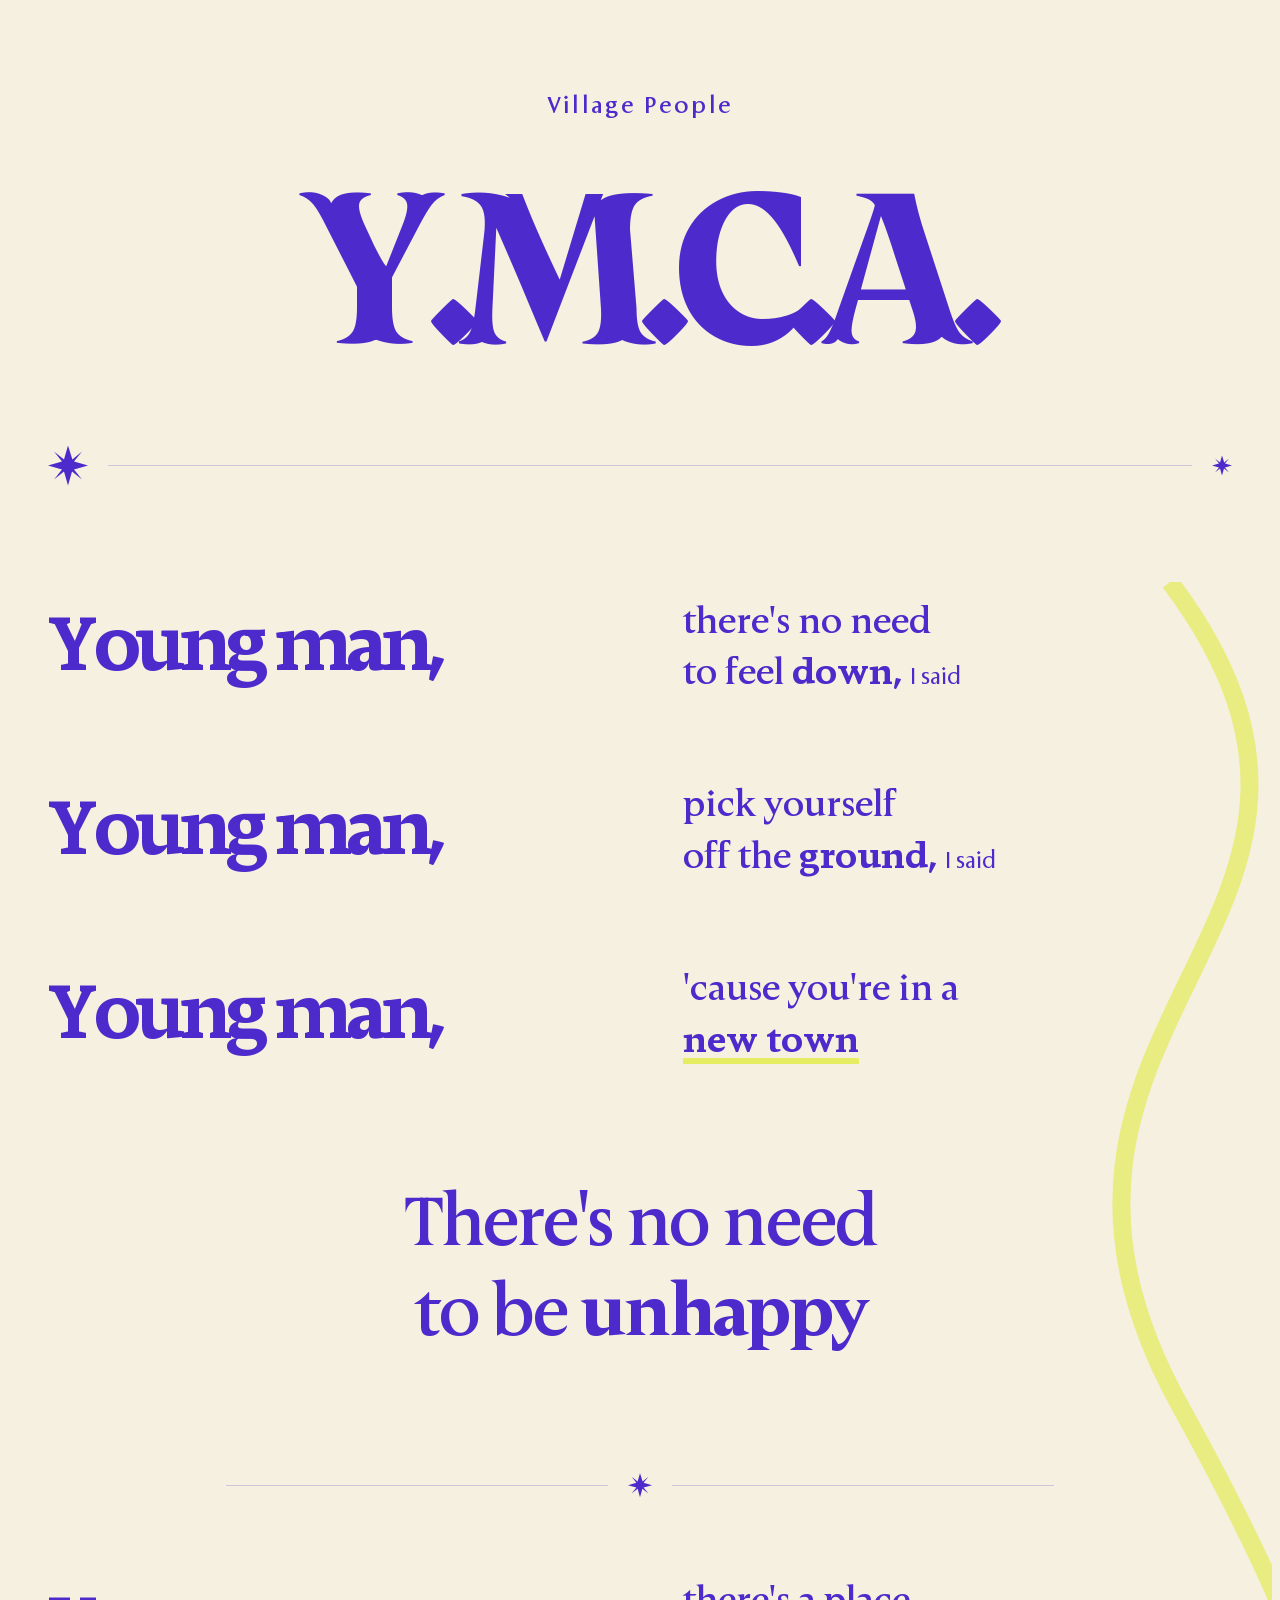
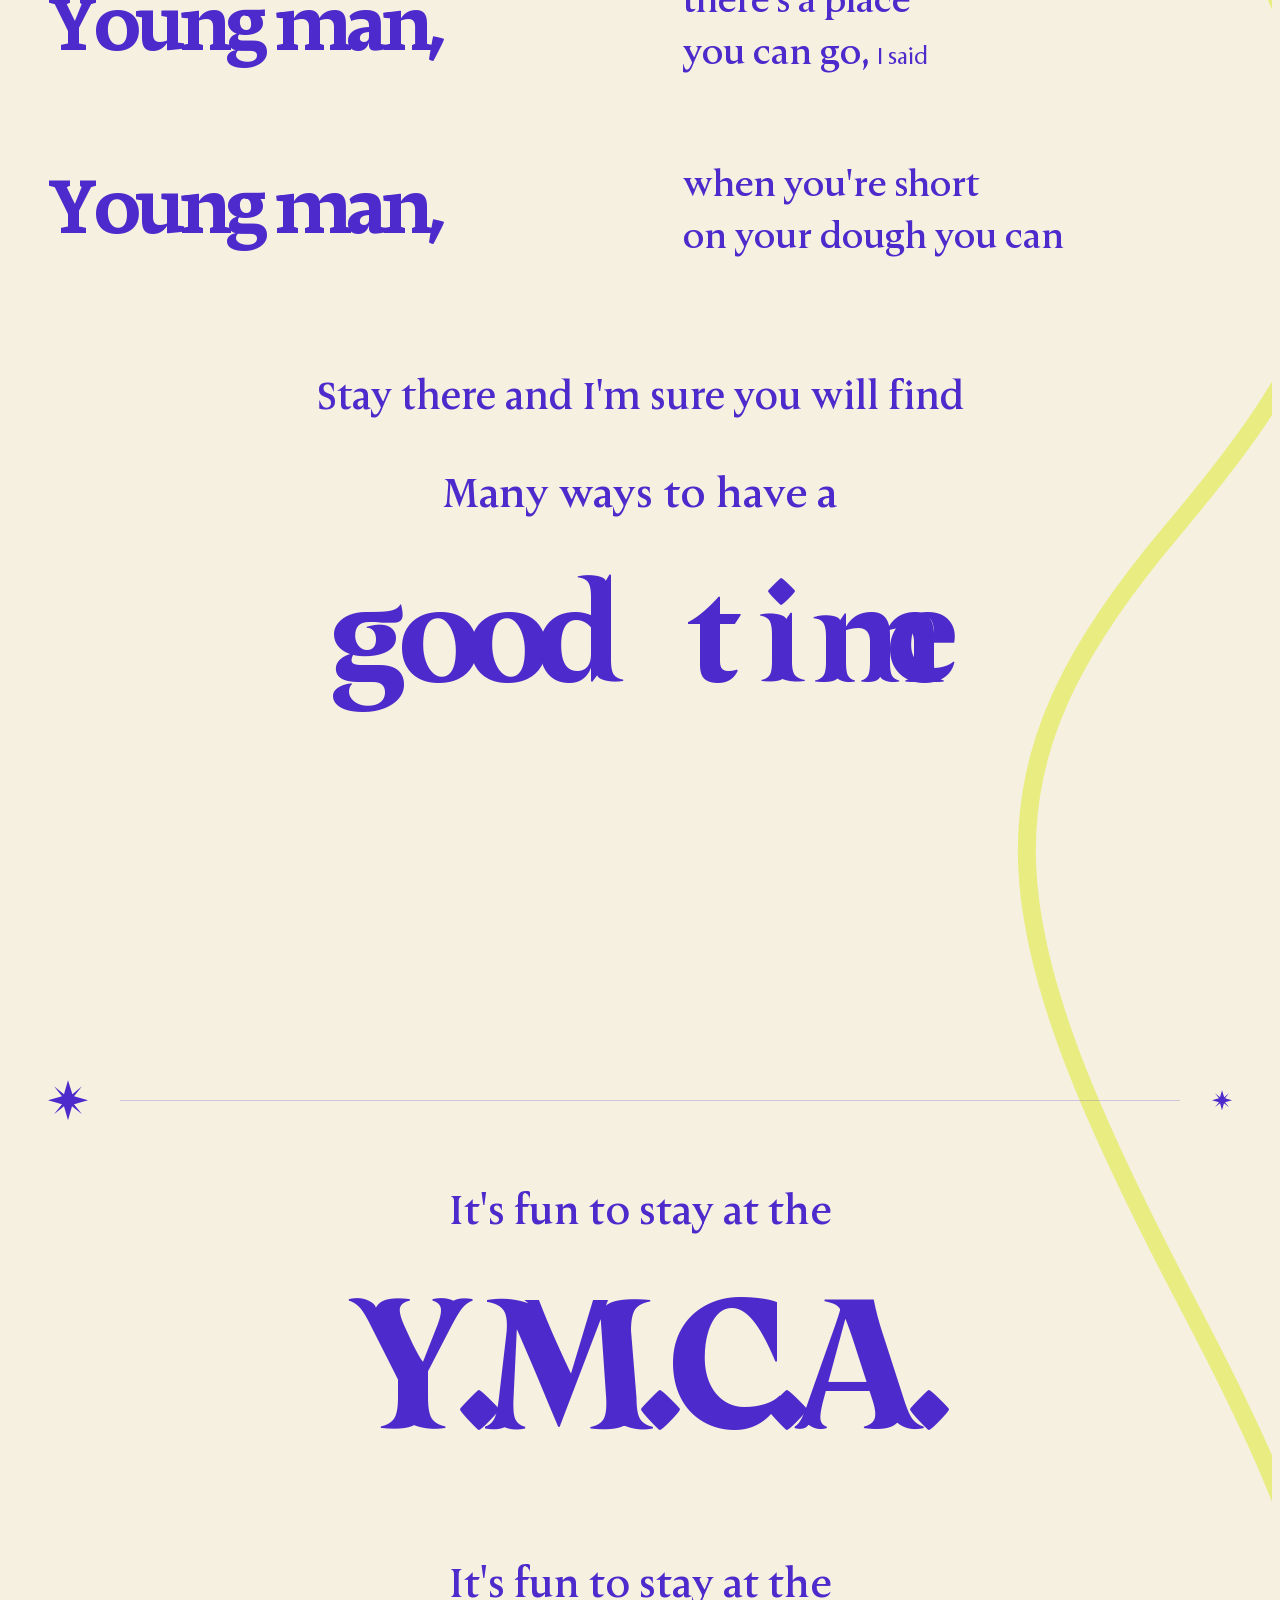
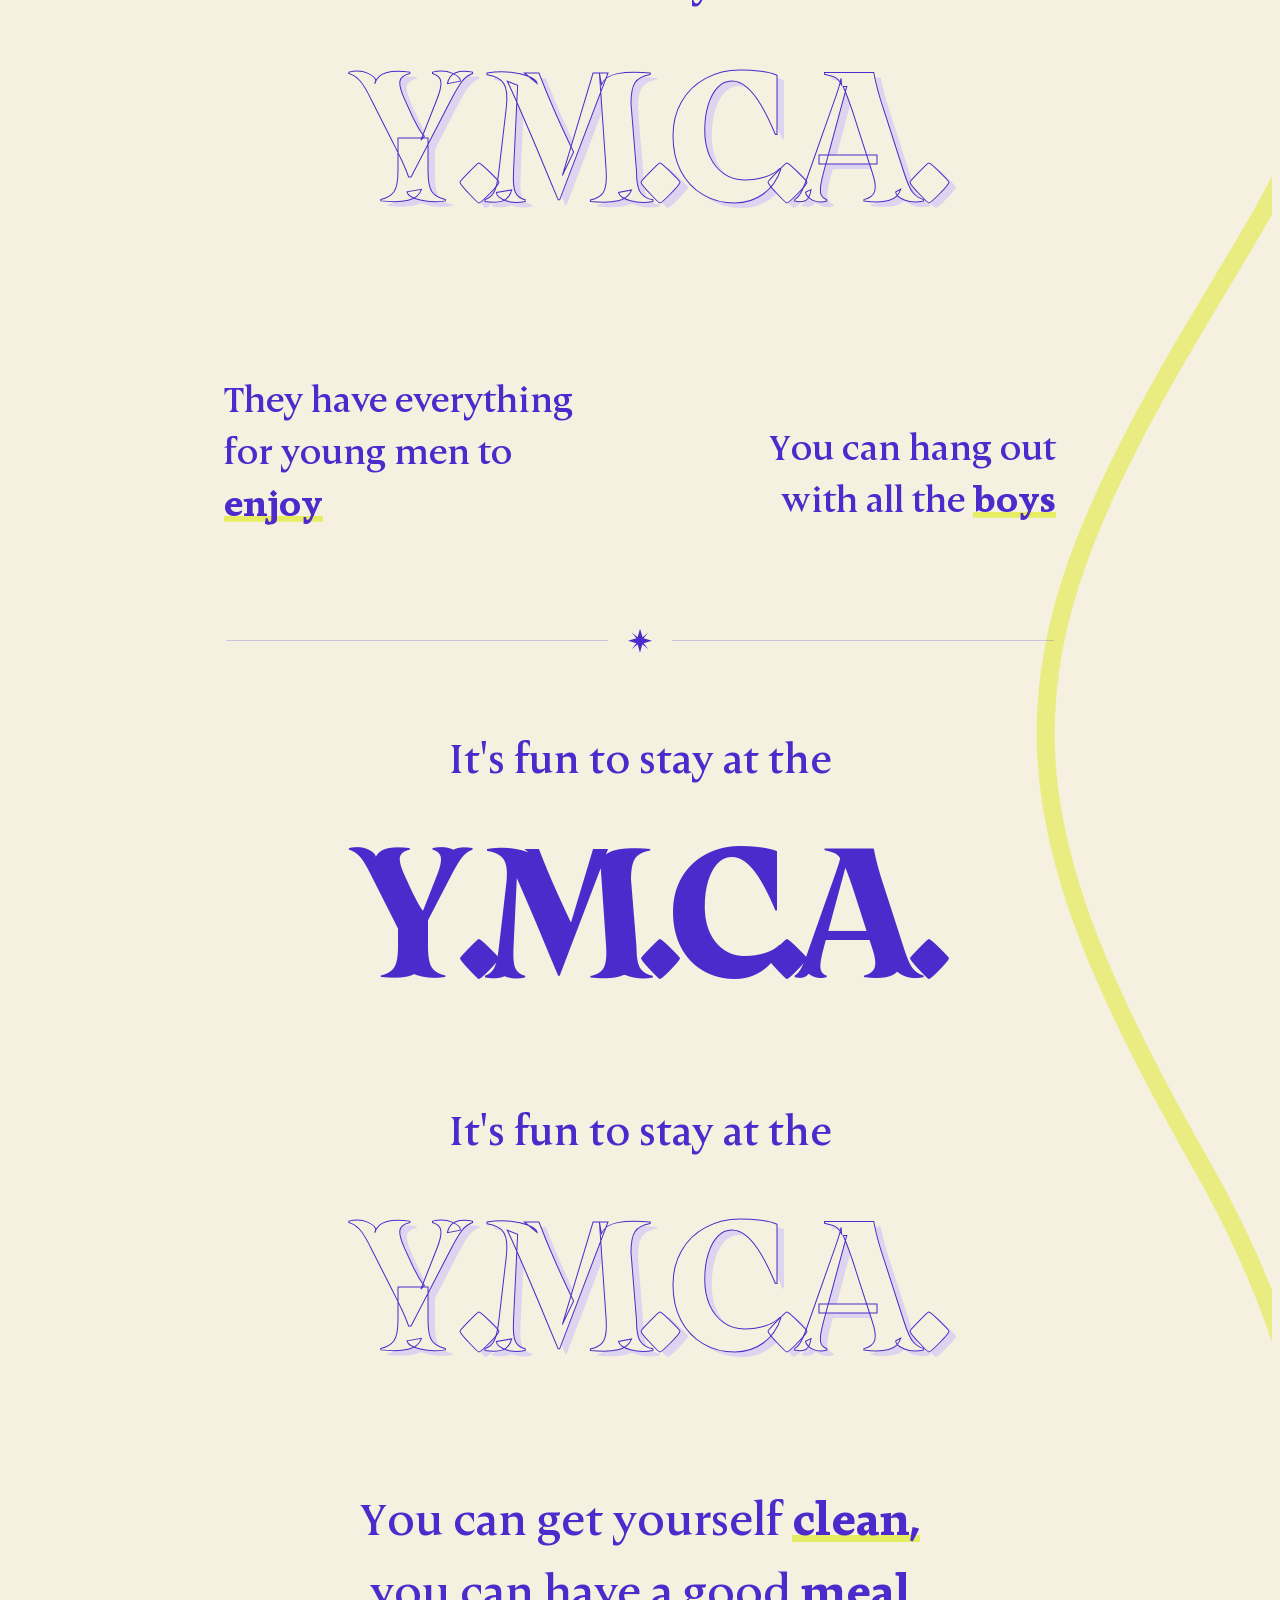
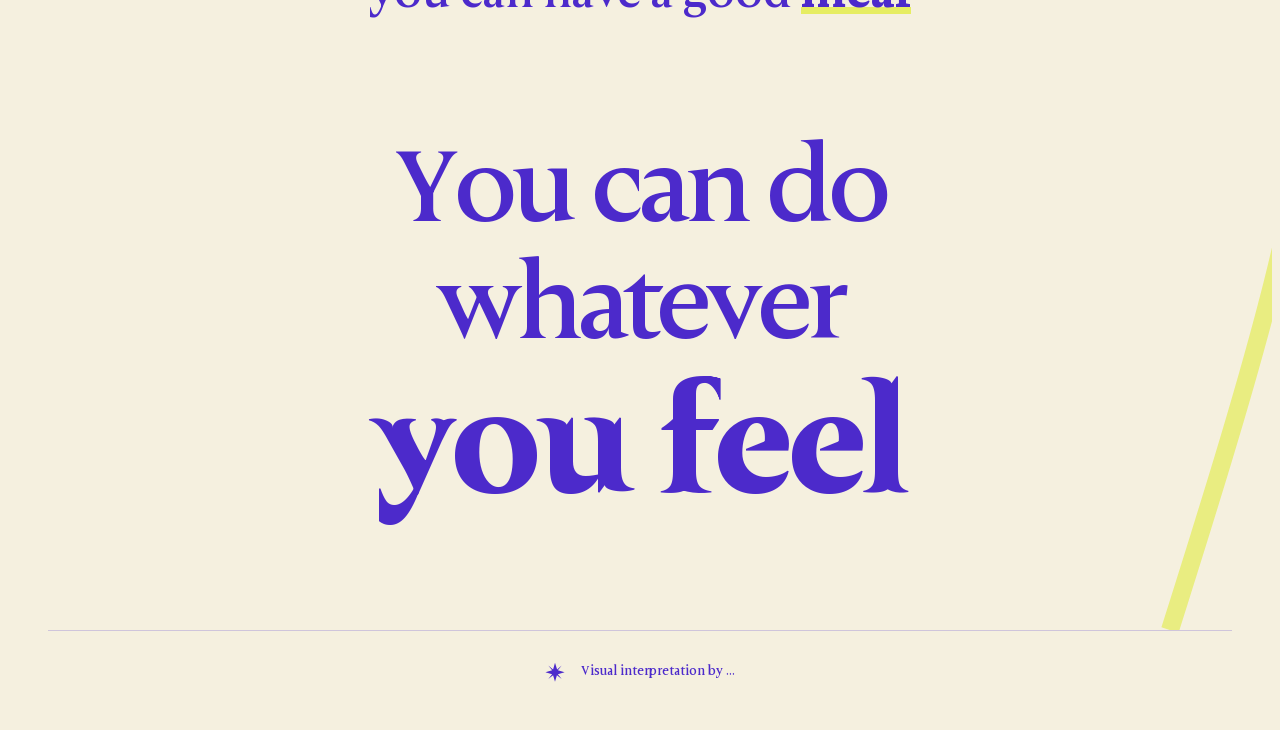
<file: assets/typografie_opdr/ymca.html>
<!DOCTYPE html>
<html lang="en">
  <head>
    <meta charset="UTF-8">
    <meta name="viewport" content="width=device-width, initial-scale=1">
    <meta name="description" content="A flowing typographic interpretation of Y.M.C.A. by Village People, set in the Seraphs variable font.">
    <meta name="theme-color" content="#f5f0df">
    <title>Y.M.C.A. — Village People</title>
    <link rel="preload" href="font/SeraphsVF.woff2" as="font" type="font/woff2" crossorigin>
    <link rel="stylesheet" href="ymca.css">
  </head>
  <body>





    <!-- ==================== MARK: OPENING ==================== -->
    <header class="opening">
      <p class="artist">Village People</p>
      <h1 aria-label="Y.M.C.A."><span aria-hidden="true">Y.</span><span aria-hidden="true">M.</span><span aria-hidden="true">C.</span><span aria-hidden="true">A.</span></h1>
      <div class="opening-tail" aria-hidden="true"><span class="spark"></span><span class="turn-line"></span><span class="spark small-spark"></span></div>
    </header>





    <!-- ==================== MARK: EERSTE COUPLET ==================== -->
    <main class="song">
      <div class="flow-track" aria-hidden="true">
        <svg viewBox="0 0 1200 5000" preserveAspectRatio="none" focusable="false"><path d="M1100 0 C1350 350 900 450 1110 850 S1300 1350 1100 1600 S920 2000 1120 2400 S1250 2800 1090 3100 S940 3550 1130 3900 S1250 4500 1100 5000"/></svg>
      </div>
      <section class="verse" aria-label="First verse">
        <p class="lyric-line" tabindex="0"><span class="young-man">Young man,</span> <span class="line-copy">there's no need<br>to feel <span class="down">down,</span> <span class="aside">I said</span></span></p>
        <p class="lyric-line" tabindex="0"><span class="young-man">Young man,</span> <span class="line-copy">pick yourself<br>off the <span class="ground">ground,</span> <span class="aside">I said</span></span></p>
        <p class="lyric-line" tabindex="0"><span class="young-man">Young man,</span> <span class="line-copy">'cause you're in a<br><span class="new-town">new town</span></span></p>
        <p class="unhappy-line" tabindex="0"><span>There's no need</span><br><span>to be <span class="unhappy">unhappy</span></span></p>
        <div class="verse-turn" aria-hidden="true"><span class="turn-line"></span><span class="spark"></span><span class="turn-line"></span></div>
        <p class="lyric-line" tabindex="0"><span class="young-man">Young man,</span> <span class="line-copy">there's a place<br>you can go, <span class="aside">I said</span></span></p>
        <p class="lyric-line" tabindex="0"><span class="young-man">Young man,</span> <span class="line-copy">when you're short<br>on your dough you can</span></p>
        <p class="stay-line" tabindex="0">Stay there and I'm sure you will find</p>
        <p class="good-time" tabindex="0"><span>Many ways to have a</span><br><span class="good-time-large" role="img" aria-label="good time"><span class="arc-letter" aria-hidden="true">g</span><span class="arc-letter" aria-hidden="true">o</span><span class="arc-letter" aria-hidden="true">o</span><span class="arc-letter" aria-hidden="true">d</span><span class="arc-letter arc-space" aria-hidden="true"> </span><span class="arc-letter" aria-hidden="true">t</span><span class="arc-letter" aria-hidden="true">i</span><span class="arc-letter" aria-hidden="true">m</span><span class="arc-letter" aria-hidden="true">e</span></span></p>
      </section>





      <!-- ==================== MARK: HET REFREIN ==================== -->
      <section class="chorus" aria-label="Chorus">
        <div class="chorus-turn" aria-hidden="true"><span class="spark"></span><span class="turn-line"></span><span class="spark small-spark"></span></div>
        <p class="chorus-line" tabindex="0"><span class="chorus-intro">It's fun to stay at the</span> <span class="chorus-title">Y.M.C.A.</span></p>
        <p class="chorus-line second-chorus" tabindex="0"><span class="chorus-intro">It's fun to stay at the</span> <span class="chorus-title">Y.M.C.A.</span></p>
        <div class="bridge">
          <p tabindex="0">They have everything<br>for young men to <span class="emphasis">enjoy</span></p>
          <p tabindex="0">You can hang out<br>with all the <span class="emphasis">boys</span></p>
        </div>
        <div class="verse-turn" aria-hidden="true"><span class="turn-line"></span><span class="spark"></span><span class="turn-line"></span></div>
        <p class="chorus-line" tabindex="0"><span class="chorus-intro">It's fun to stay at the</span> <span class="chorus-title">Y.M.C.A.</span></p>
        <p class="chorus-line second-chorus" tabindex="0"><span class="chorus-intro">It's fun to stay at the</span> <span class="chorus-title">Y.M.C.A.</span></p>
        <p class="clean-meal" tabindex="0">You can get yourself <span class="emphasis">clean,</span><br>you can have a good <span class="emphasis">meal</span></p>
        <p class="finale" tabindex="0"><span>You can do</span><br><span>whatever</span><br><span class="final-feel">you feel</span></p>
      </section>
    </main>





    <!-- ==================== MARK: COLOFON ==================== -->
    <footer class="colophon"><span class="spark" aria-hidden="true"></span><p>Visual interpretation by …</p></footer>
  </body>
</html>
</file>
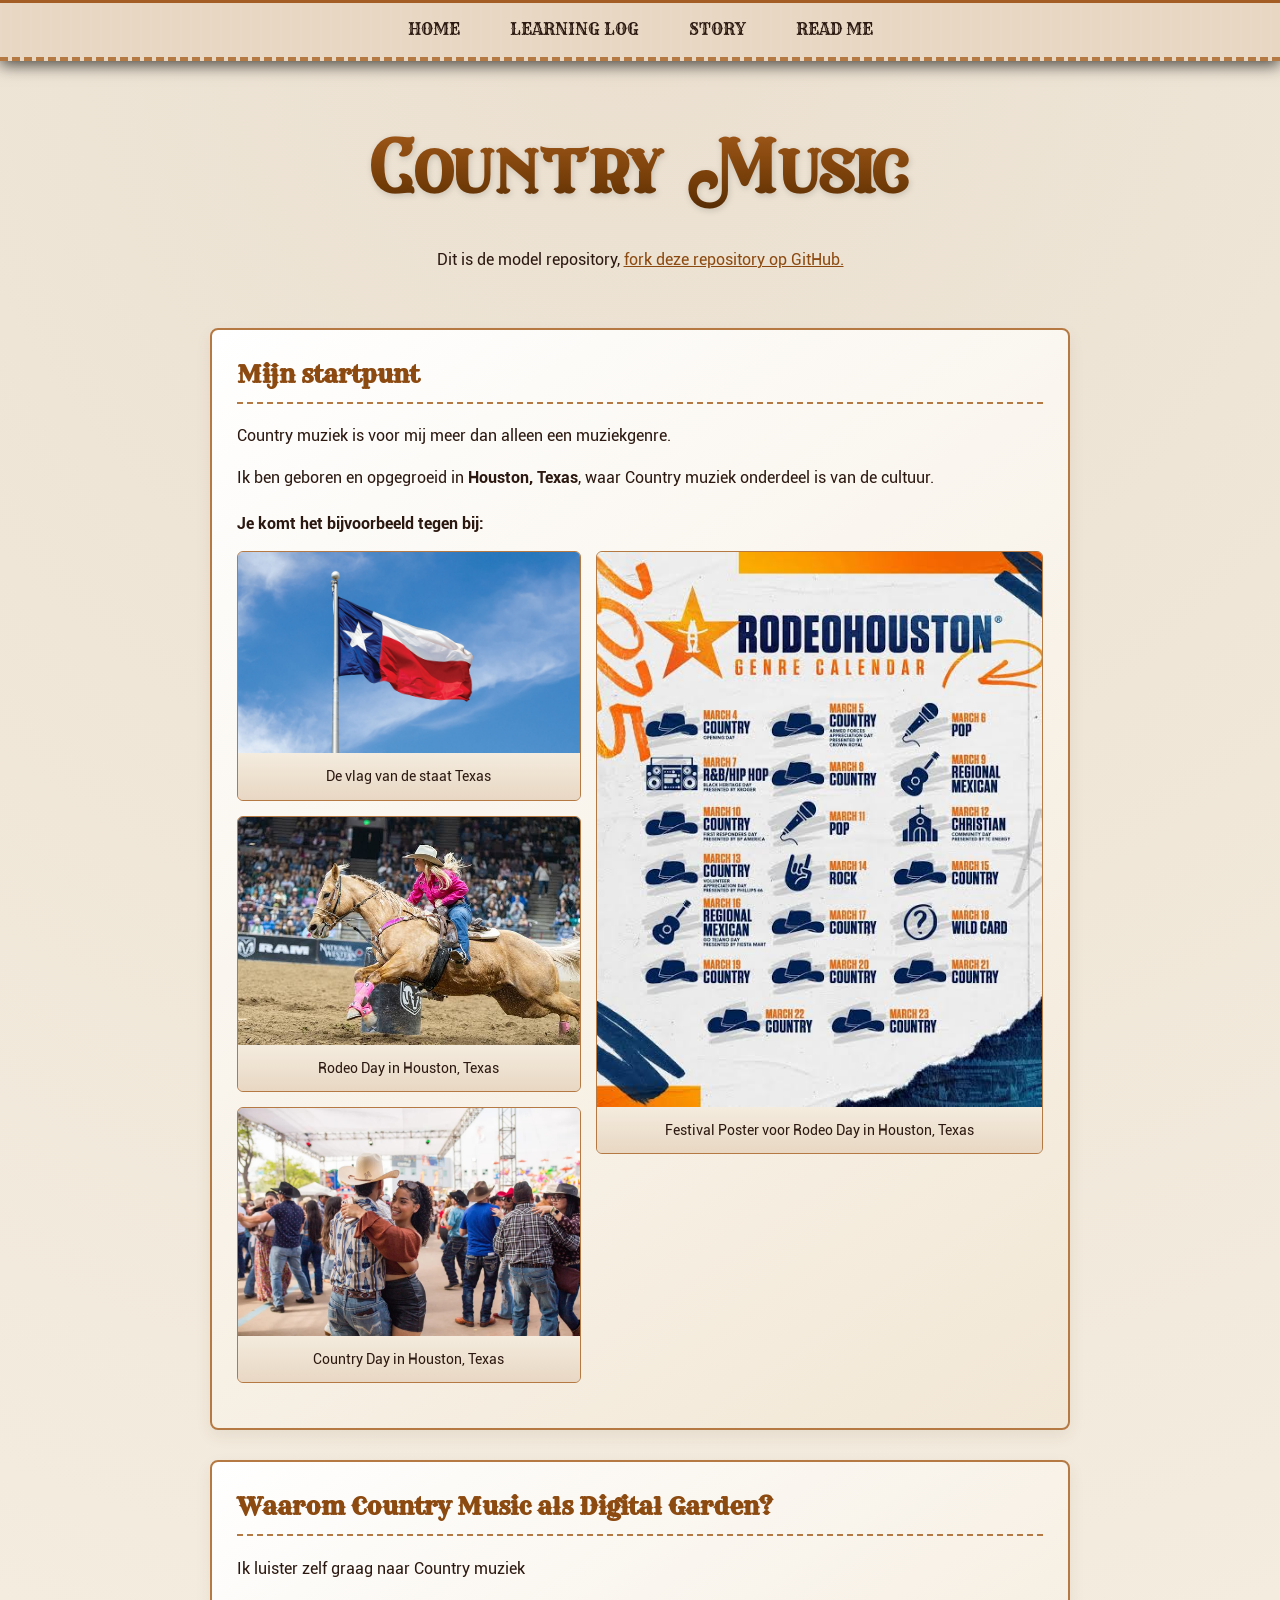
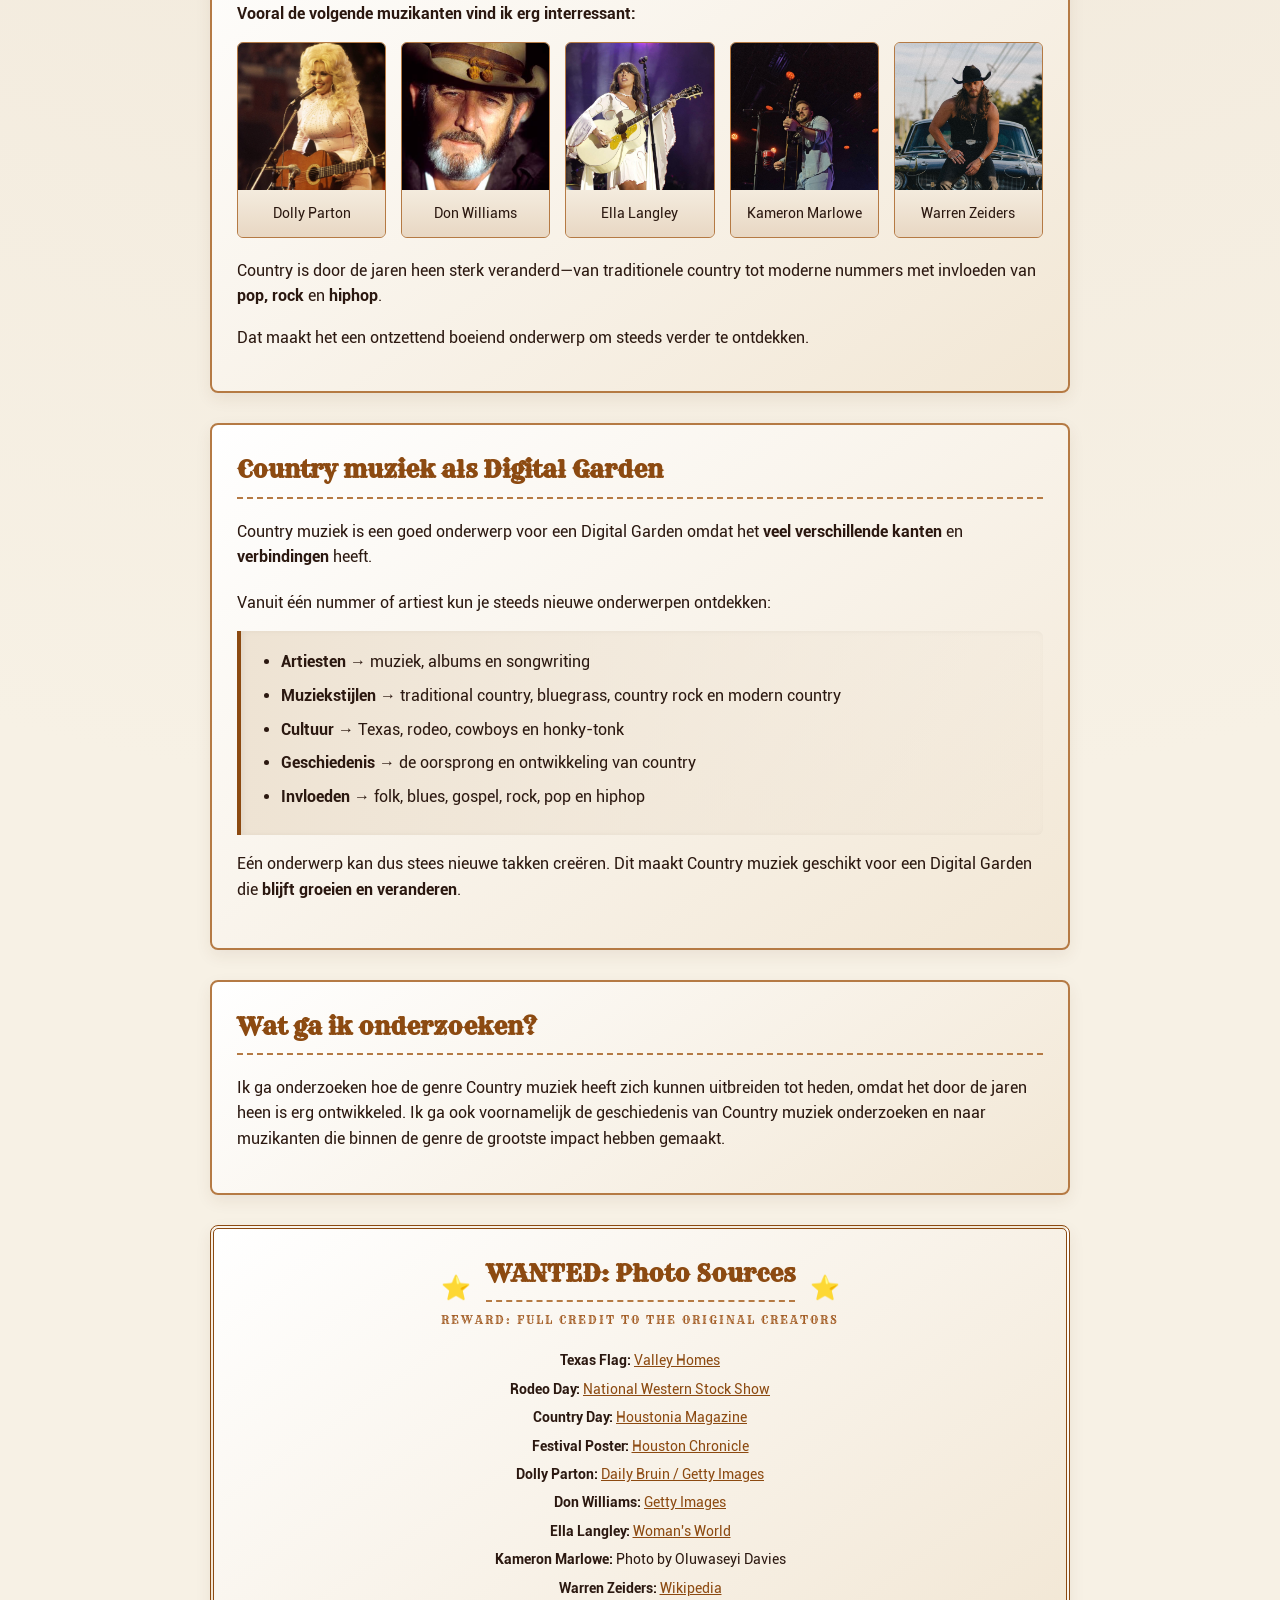
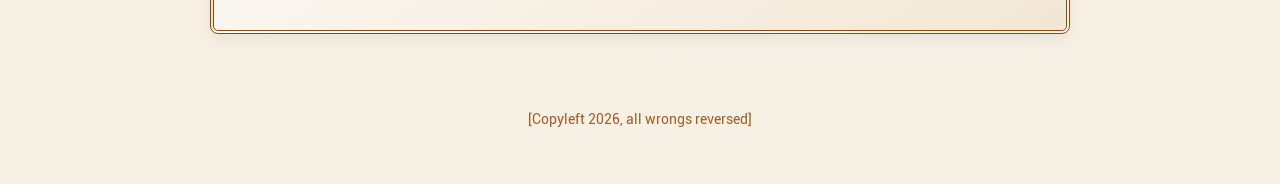
<file: garden/html/landing.html>
<!doctype html>
<html lang="en">
  <head>
    <meta charset="UTF-8" />
    <meta name="viewport" content="width=device-width, initial-scale=1.0" />
    <meta name="author" content="Oluwaseyi Davies" />
    <meta name="color-scheme" content="dark light" />

    <title>Garnet's Ocean - Country Music Digital Garden</title>
    <link rel="stylesheet" href="../assets/style/style.css" />

    <script
      data-page="[https://voorbeeld.nl]"
      src="https://digitaaltuintje.nl/webring.js"
      defer
    ></script>
  </head>
  <body>
    <nav>
      <ul>
        <li><a href="../html/landing.html">Home</a></li>
        <li><a href="https://github.com/OluwaseyiOluwatobiBarbaraDavies/GarnetsOcean">Learning Log</a></li>
        <li><a href="../html/story.html">Story</a></li>
        <li><a href="https://github.com/OluwaseyiOluwatobiBarbaraDavies/GarnetsOcean">Read Me</a></li>
      </ul>
    </nav>

    <header class="hero">
      <h1>Country Music</h1>
      <p class="subtitle">
        Dit is de model repository,
        <a href="https://github.com/CMDA/model" target="-blank" rel="noopener">fork deze repository op GitHub.</a>
      </p>
    </header>

    <main class="container">
      <article class="card">
        <h2>Mijn startpunt</h2>
        <p>Country muziek is voor mij meer dan alleen een muziekgenre.</p>
        <p>Ik ben geboren en opgegroeid in <strong>Houston, Texas</strong>, waar Country muziek onderdeel is van de cultuur.</p>
        
        <div class="section-block">
          <p class="section-label">Je komt het bijvoorbeeld tegen bij:</p>
          <div class="gallery-container1">
            <div class="resp-item">
              <div class="gallery">
                <img src="../assets/images/texasFlag.jpg" alt="Texas Flag">
                <div class="desc">De vlag van de staat Texas</div>
              </div>
            </div>
            
            <div class="resp-item">
              <div class="gallery">
                <img src="../assets/images/rodeo.jpg" alt="Rodeo Day">
                <div class="desc">Rodeo Day in Houston, Texas</div>
              </div>
            </div>

            <div class="resp-item">
              <div class="gallery">
                <img src="../assets/images/CountryDay.jpg" alt="Country Day">
                <div class="desc">Country Day in Houston, Texas</div>
              </div>
            </div>
            
            <div class="resp-item main-poster">
              <div class="gallery">
                <img src="../assets/images/FestivalPoster.jpg" alt="Festival Poster">
                <div class="desc">Festival Poster voor Rodeo Day in Houston, Texas</div>
              </div>
            </div>
          </div> 
        </div>  
      </article>

      <article class="card">
        <h2>Waarom Country Music als Digital Garden?</h2>
        <p>Ik luister zelf graag naar Country muziek</p>
        
        <div class="section-block">
          <p class="section-label">Vooral de volgende muzikanten vind ik erg interressant:</p>

          <div class="gallery-artists">
            <div class="gallery">
                <img src="../assets/images/artist-dolly.jpg" alt="Dolly Parton">
                <div class="desc">Dolly Parton</div>
            </div>
            <div class="gallery">
                <img src="../assets/images/artist_don.jpg" alt="Don Williams">
                <div class="desc">Don Williams</div>
            </div>          
            <div class="gallery">
                <img src="../assets/images/artist_ella.jpg" alt="Ella Langley">
                <div class="desc">Ella Langley</div>
            </div>
            <div class="gallery">
                <img src="../assets/images/artist_kameron.jpg" alt="Kameron Marlowe">
                <div class="desc">Kameron Marlowe</div>
              </div>
            <div class="gallery">
                <img src="../assets/images/artist_warren.jpg" alt="Warren Zeiders">
                <div class="desc">Warren Zeiders</div>
            </div>
          </div>
        </div>

        <p>Country is door de jaren heen sterk veranderd—van traditionele country tot moderne nummers met invloeden van <strong>pop, rock</strong> en <strong>hiphop</strong>.</p>
        <p>Dat maakt het een ontzettend boeiend onderwerp om steeds verder te ontdekken.</p>
      </article>

      <article class="card">
        <h2>Country muziek als Digital Garden</h2>
        <p>Country muziek is een goed onderwerp voor een Digital Garden omdat het <strong>veel verschillende kanten</strong> en <strong>verbindingen</strong> heeft.</p>
        
        <div class="section-block">
          <p>Vanuit één nummer of artiest kun je steeds nieuwe onderwerpen ontdekken:</p>
          <ul class="garden-list">
            <li><strong>Artiesten</strong> → muziek, albums en songwriting</li>
            <li><strong>Muziekstijlen</strong> → traditional country, bluegrass, country rock en modern country</li>
            <li><strong>Cultuur</strong> → Texas, rodeo, cowboys en honky-tonk</li>
            <li><strong>Geschiedenis</strong> → de oorsprong en ontwikkeling van country</li>
            <li><strong>Invloeden</strong> → folk, blues, gospel, rock, pop en hiphop</li>
          </ul>
          Eén onderwerp kan dus stees nieuwe takken creëren. Dit maakt Country muziek geschikt voor een Digital Garden die <strong>blijft groeien en veranderen</strong>.
        </div>
      </article>

      <article class="card">
        <h2>Wat ga ik onderzoeken?</h2>
        <p>Ik ga onderzoeken hoe de genre Country muziek heeft zich kunnen uitbreiden tot heden, omdat het door de jaren heen is erg ontwikkeled. Ik ga ook voornamelijk de geschiedenis van Country muziek onderzoeken en naar muzikanten die binnen de genre de grootste impact hebben gemaakt.</p>
      </article>

      <article class="card wanted-card">
        <div class="wanted-header">
          <span class="badge-icon">⭐</span>
          <h2>WANTED: Photo Sources</h2>
          <span class="badge-icon">⭐</span>
        </div>
        <p class="wanted-sub">REWARD: FULL CREDIT TO THE ORIGINAL CREATORS</p>

        <div class="wanted-body">
          <p><strong>Texas Flag:</strong> <a href="https://valleyhomeslc.com/location/mobile-homes-for-sale-dumas-tx/" target="_blank">Valley Homes</a></p>
          <p><strong>Rodeo Day:</strong> <a href="https://nationalwestern.com/rodeos/" target="_blank">National Western Stock Show</a></p>
          <p><strong>Country Day:</strong> <a href="https://www.houstoniamag.com/arts-and-culture/2025/03/houston-rodeo-best-days-to-visit" target="_blank">Houstonia Magazine</a></p>
          <p><strong>Festival Poster:</strong> <a href="https://www.houstonchronicle.com/entertainment/music/article/houston-rodeo-genre-calendar-2025-acts-lineup-tix-19934612.php" target="_blank">Houston Chronicle</a></p>
          <p><strong>Dolly Parton:</strong> <a href="https://dailybruin.com/2026/08/27/in-moments-remembering-queen-of-country-dolly-partons-career" target="_blank">Daily Bruin / Getty Images</a></p>
          <p><strong>Don Williams:</strong> <a href="https://www.gettyimages.nl/detail/nieuwsfoto%27s/don-williams-portrait-london-1989-nieuwsfotos/109364677" target="_blank">Getty Images</a></p>
          <p><strong>Ella Langley:</strong> <a href="https://www.womansworld.com/entertainment/celebrities/ella-langley-before-fame-was-totally-different-how-she-found-her-look" target="_blank">Woman's World</a></p>
          <p><strong>Kameron Marlowe:</strong> Photo by Oluwaseyi Davies</p>
          <p><strong>Warren Zeiders:</strong> <a href="https://en.wikipedia.org/wiki/Warren_Zeiders" target="_blank">Wikipedia</a></p>
        </div>
      </article>
    </main>

    <footer>
      <p>[Copyleft 2026, all wrongs reversed]</p>
    </footer>

    <div id="imageModal" class="modal">
      <span class="modal-close">&times;</span>
      <img class="modal-content" id="modalImg" alt="Enlarged view">
      <div id="modalCaption" class="modal-caption"></div>
    </div>

    <script src="../js/script.js" defer></script>
  </body>
</html>
</file>
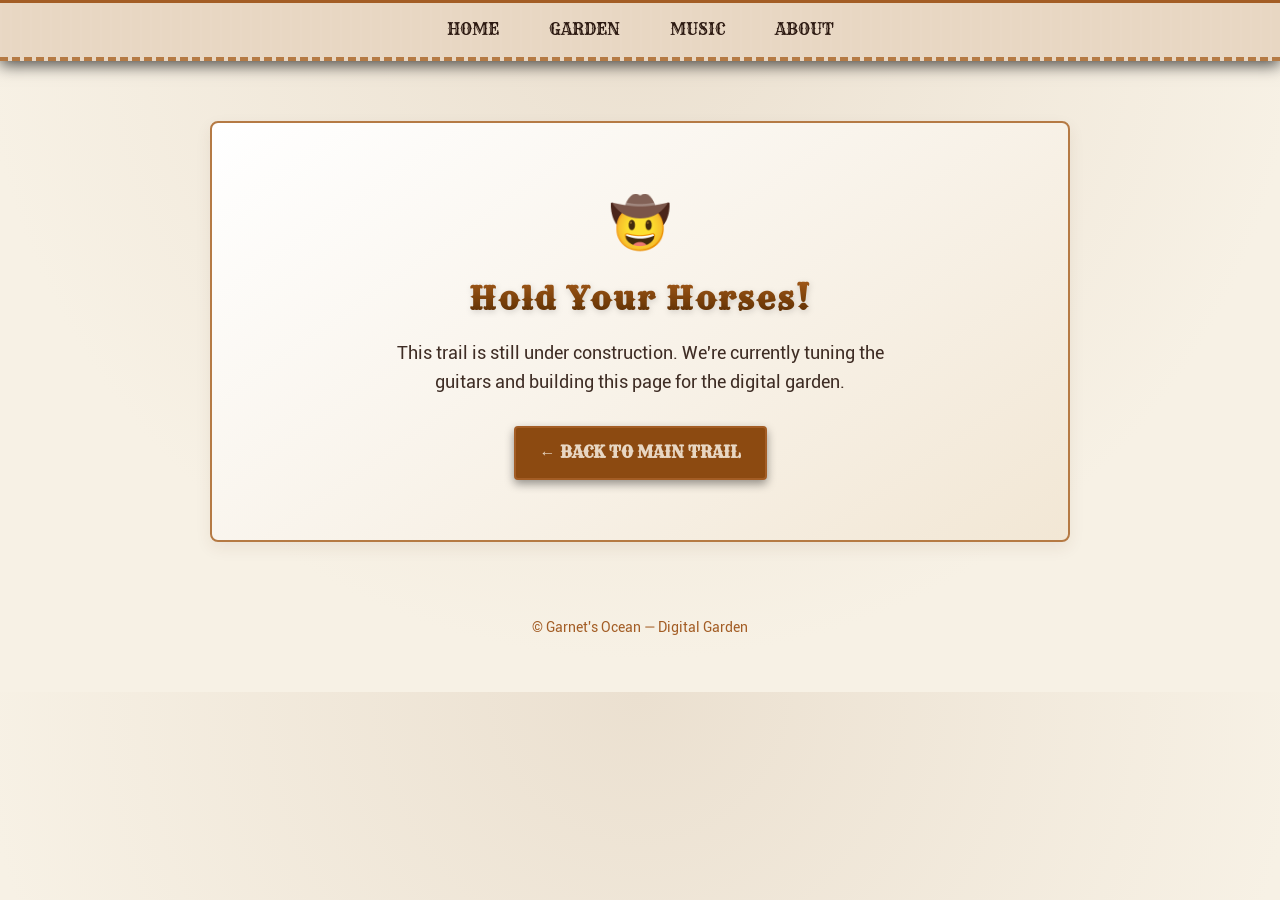
<file: garden/html/story.html>
<!DOCTYPE html>
<html lang="en">
<head>
  <meta charset="UTF-8">
  <meta name="viewport" content="width=device-width, initial-scale=1.0">
  <title>Hold Your Horses | Coming Soon</title>
  <link rel="stylesheet" href="../assets/style/style.css">
  <style>
    .coming-soon-card {
      text-align: center;
      padding: 60px 20px;
      margin-top: 40px;
    }

    .coming-soon-icon {
      font-size: 50px;
      margin-bottom: 10px;
      display: inline-block;
      animation: pulse 2s infinite ease-in-out;
    }

    .coming-soon-title {
      font-family: "rye", serif;
      color: var(--secondary-font-color);
      font-size: 32px;
      margin-bottom: 15px;
      border-bottom: none;
    }

    .coming-soon-text {
      font-size: 18px;
      max-width: 500px;
      margin: 0 auto 30px auto;
      color: var(--main-font-color);
      opacity: 0.9;
    }

    .btn-home {
      display: inline-block;
      padding: 12px 24px;
      font-family: "rye", serif;
      color: var(--wood-dark);
      background: var(--secondary-font-color);
      border: 2px solid var(--leather-accent);
      border-radius: 4px;
      text-decoration: none;
      text-transform: uppercase;
      font-weight: bold;
      transition: all 0.3s ease;
      box-shadow: 0 4px 10px rgba(0, 0, 0, 0.4);
    }

    .btn-home:hover {
      background: var(--text-gold);
      color: var(--background-color);
      transform: translateY(-2px);
      box-shadow: 0 6px 15px var(--gold-glow);
    }

    @keyframes pulse {
      0%, 100% { transform: scale(1); }
      50% { transform: scale(1.1); }
    }
  </style>
</head>
<body>

  <!-- Navigation Bar -->
  <nav>
    <ul>
      <li><a href="index.html">Home</a></li>
      <li><a href="coming-soon.html">Garden</a></li>
      <li><a href="coming-soon.html">Music</a></li>
      <li><a href="coming-soon.html">About</a></li>
    </ul>
  </nav>

  <main class="container">
    <article class="card coming-soon-card">
      <div class="coming-soon-icon">🤠</div>
      <h1 class="coming-soon-title">Hold Your Horses!</h1>
      <p class="coming-soon-text">
        This trail is still under construction. We're currently tuning the guitars and building this page for the digital garden.
      </p>
      <a href="index.html" class="btn-home">← Back to Main Trail</a>
    </article>
  </main>

  <footer>
    <p>&copy; Garnet's Ocean — Digital Garden</p>
  </footer>

  <script src="../js/script.js" defer></script>
</body>
</html>
</file>
<file: garden/assets/style/style.css>
:root {
    --main-font-color: #ffffff;
    --secondary-font-color: #d9a441;
    --background-color: #160a04;
    --card-bg: linear-gradient(145deg, #2e1a12, #21110a);
    --wood-dark: #22120a;
    --wood-light: #3d2314;
    --leather-accent: #c68a4c;
    --text-gold: #f4c468;
    --stitching: #8d5b28;
    --gold-glow: rgba(244, 196, 104, 0.4);
}

@media (prefers-color-scheme: light) {
  :root {
    --main-font-color: #2b1810;
    --secondary-font-color: #8c4a11;
    --background-color: #f7f1e5;
    --card-bg: linear-gradient(145deg, #ffffff, #f2e7d5);
    --wood-dark: #e8d7c3;
    --wood-light: #dac4aa;
    --leather-accent: #a35d25;
    --text-gold: #733c08;
    --stitching: #b57a44;
    --gold-glow: rgba(163, 93, 37, 0.25);
  }
}

@font-face {
    font-family: "eastwood";
    src: url(../type/Eastwood.otf);
    font-weight: 100;
    font-style: swap;
}

 @font-face {
    font-family: "rye";
    src: url(../type/Rye-Regular.ttf);
    font-style: swap;
}

@font-face {
    font-family: "roboto";
    src: url(../type/Roboto-Regular.ttf);
    font-weight: 400;
    font-style: swap;
}

@font-face {
    font-family: "roboto";
    src: url(../type/Roboto-Bold.ttf);
    font-weight: 700;
    font-style: swap;
}

* {
    box-sizing: border-box;
}

body {
    background: radial-gradient(circle at top, #2b1409 0%, var(--background-color) 70%);
    background-attachment: fixed;
    color: var(--main-font-color);
    font-family: "roboto", sans-serif;
    margin: 0;
    padding: 0;
    line-height: 1.6;
}

.hero {
    text-align: center;
    padding: 50px 20px 20px 20px;
    animation: fadeInDown 0.8s ease-out;
}

h1 {
    font-family: "eastwood", serif;
    font-size: clamp(42px, 8vw, 75px);
    background: linear-gradient(180deg, #ffe39f 0%, #d9a441 60%, #9e6319 100%);
    background-clip: text;
    -webkit-background-clip: text;
    color: transparent;
    -webkit-text-fill-color: transparent;
    margin: 0 0 10px 0;
    letter-spacing: 2px;
    filter: drop-shadow(2px 4px 6px rgba(0, 0, 0, 0.9));
    transition: transform 0.3s ease;    
}

h1:hover {
    transform: scale(1.02);
}

h2 {
    font-family: "rye", serif;
    color: var(--secondary-font-color);
    font-size: 24px;
    margin-top: 0;
    border-bottom: 2px dashed var(--stitching);
    padding-bottom: 8px;
}

a {
  color: var(--secondary-font-color);
  transition: color 0.2s ease, text-shadow 0.2s ease;
}

a:hover {
  color: var(--text-gold);
  text-shadow: 0 0 8px var(--gold-glow);
}

.container {
  max-width: 900px;
  margin: 0 auto;
  padding: 20px;
  display: flex;
  flex-direction: column;
  gap: 30px;
}

.card {
  background: var(--card-bg);
  border: 2px solid var(--stitching);
  border-radius: 8px;
  padding: 25px;
  box-shadow: 0 6px 16px rgba(0, 0, 0, 0.6);
  transition: transform 0.3s cubic-bezier(0.25, 1, 0.5, 1), box-shadow 0.3s ease, border-color 0.3s ease;
  animation: fadeInUp 0.8s ease-out both;
}

.card:nth-child(1) { animation-delay: 0.1s; }
.card:nth-child(2) { animation-delay: 0.2s; }
.card:nth-child(3) { animation-delay: 0.3s; }
.card:nth-child(4) { animation-delay: 0.4s; }

.card:hover {
  transform: translateY(-4px);
  border-color: var(--leather-accent);
  box-shadow: 0 12px 24px rgba(0, 0, 0, 0.8), 0 0 15px rgba(198, 138, 76, 0.2);
}

.section-block {
  margin: 20px 0;
}

.section-label {
  font-weight: bold;
  margin-bottom: 15px;
}

nav {
  position: sticky;
  top: 0;
  z-index: 1000;
  background-color: var(--wood-dark);
  background-image: repeating-linear-gradient(
    90deg,
    rgba(255, 255, 255, 0.03) 0px,
    rgba(255, 255, 255, 0.03) 2px,
    transparent 2px,
    transparent 10px
  );
  border-top: 3px solid var(--leather-accent);
  border-bottom: 4px dashed var(--stitching);
  box-shadow: 0 4px 15px rgba(0, 0, 0, 0.7);
}

nav ul {
  list-style-type: none;
  margin: 0;
  padding: 0 15px;
  display: flex;
  align-items: center;
  justify-content: center;
  gap: 10px;
}

nav ul li a {
  display: inline-block;
  padding: 14px 20px;
  color: var(--main-font-color);
  font-family: "rye", serif;
  font-size: 16px;
  text-decoration: none;
  text-transform: uppercase;
  white-space: nowrap;
  transition: all 0.3s cubic-bezier(0.4, 0, 0.2, 1);
  position: relative;
}

nav ul li a:hover {
  color: var(--text-gold);
  background: linear-gradient(180deg, var(--wood-light) 0%, rgba(61, 35, 20, 0.4) 100%);
  border-radius: 4px;
  transform: translateY(-2px);
  text-shadow: 0 0 10px var(--gold-glow);
}

.gallery {
  border: 1px solid var(--stitching);
  background-color: var(--wood-dark);
  border-radius: 6px;
  overflow: hidden;
  transition: transform 0.3s ease, border-color 0.3s ease, box-shadow 0.3s ease;
}

.gallery:hover {
  transform: scale(1.03);
  border-color: var(--secondary-font-color);
  box-shadow: 0 8px 20px rgba(0, 0, 0, 0.7), 0 0 12px var(--gold-glow);
}

.gallery img {
  width: 100%;
  height: auto;
  display: block;
  transition: transform 0.5s ease;
}

.gallery:hover img {
  transform: scale(1.05);
}

.desc {
  padding: 12px;
  text-align: center;
  font-size: 14px;
  background: linear-gradient(180deg, rgba(20, 10, 5, 0.6) 0%, rgba(0, 0, 0, 0.9) 100%);
  transition: color 0.3s ease;
}

.gallery:hover .desc {
  color: var(--text-gold);
}

.gallery-container1 {
  display: grid;
  grid-template-columns: 1fr 1.3fr;
  gap: 15px;
  align-items: start;
}

.main-poster {
  grid-column: 2;
  grid-row: 1 / span 3;
}

.gallery-artists {
  display: grid;
  grid-template-columns: repeat(auto-fit, minmax(140px, 1fr));
  gap: 15px;
  margin-bottom: 20px;
}

.gallery-artists .gallery {
  display: flex;
  flex-direction: column;
  height: 100%;
}

.gallery-artists img {
  aspect-ratio: 1 / 1;
  object-fit: cover;
  object-position: top;
}

.gallery-artists .desc {
  margin-top: auto;
}

.garden-list {
  background: linear-gradient(90deg, var(--wood-dark) 0%, rgba(34, 18, 10, 0.2) 100%);
  padding: 18px 20px 18px 40px;
  border-left: 4px solid var(--secondary-font-color);
  border-radius: 0 6px 6px 0;
  box-shadow: inset 2px 0 6px rgba(0, 0, 0, 0.4);
}

.garden-list li {
  margin-bottom: 8px;
  transition: transform 0.2s ease;
}

.garden-list li:hover {
  transform: translateX(6px);
  color: var(--text-gold);
}

.wanted-card {
  text-align: center;
  border: 4px double var(--secondary-font-color);
}

.wanted-header {
  display: flex;
  align-items: center;
  justify-content: center;
  gap: 15px;
}

.badge-icon {
  font-size: 24px;
  color: var(--text-gold);
}

.wanted-sub {
  font-family: "rye", serif;
  font-size: 11px;
  letter-spacing: 2px;
  color: var(--leather-accent);
  margin-top: -10px;
  margin-bottom: 20px;
}

.wanted-body p {
  margin: 6px 0;
  font-size: 14px;
}

@keyframes fadeInUp {
  from {
    opacity: 0;
    transform: translateY(20px);
  }
  to {
    opacity: 1;
    transform: translateY(0);
  }
}

@keyframes fadeInDown {
  from {
    opacity: 0;
    transform: translateY(-20px);
  }
  to {
    opacity: 1;
    transform: translateY(0);
  }
}

footer {
  text-align: center;
  padding: 40px;
  color: var(--leather-accent);
  font-size: 14px;
}

.modal {
  display: none;
  position: fixed;
  z-index: 2000;
  padding-top: 60px;
  left: 0;
  top: 0;
  width: 100%;
  height: 100%;
  overflow: auto;
  background-color: rgba(0, 0, 0, 0.85);
  backdrop-filter: blur(4px);
}

.modal-content {
  margin: auto;
  display: block;
  max-width: 85%;
  max-height: 80vh;
  border-radius: 8px;
  border: 3px solid var(--leather-accent);
  box-shadow: 0 10px 30px rgba(0, 0, 0, 0.9);
  animation: zoomIn 0.3s cubic-bezier(0.175, 0.885, 0.32, 1.275);
}

.modal-caption {
  margin: 15px auto;
  text-align: center;
  color: var(--text-gold);
  font-family: "rye", serif;
  font-size: 18px;
  max-width: 80%;
}

.modal-close {
  position: absolute;
  top: 20px;
  right: 35px;
  color: var(--main-font-color);
  font-size: 40px;
  font-weight: bold;
  cursor: pointer;
  transition: color 0.2s ease, transform 0.2s ease;
}

.modal-close:hover {
  color: var(--text-gold);
  transform: scale(1.2);
}

@keyframes zoomIn {
  from { transform: scale(0.7); opacity: 0; }
  to { transform: scale(1); opacity: 1; }
}

@media (prefers-color-scheme: light) {
  body {
    background: radial-gradient(circle at top, #ebe0d0 0%, var(--background-color) 70%);
  }

  h1 {
    background: linear-gradient(180deg, #b0621e 0%, #733c08 60%, #401f02 100%);
    background-clip: text;
    -webkit-background-clip: text;
    color: transparent;
    -webkit-text-fill-color: transparent;
    filter: drop-shadow(1px 2px 3px rgba(0, 0, 0, 0.15));
  }

  .card {
    box-shadow: 0 6px 16px rgba(90, 50, 20, 0.08);
  }

  .card:hover {
    box-shadow: 0 12px 24px rgba(90, 50, 20, 0.15), 0 0 15px rgba(163, 93, 37, 0.15);
  }

  .desc {
    background: linear-gradient(180deg, rgba(247, 241, 229, 0.8) 0%, rgba(232, 215, 195, 0.95) 100%);
  }

  .garden-list {
    background: linear-gradient(90deg, #eee3d3 0%, rgba(238, 227, 211, 0.2) 100%);
    box-shadow: inset 2px 0 6px rgba(0, 0, 0, 0.05);
  }
}

@media only screen and (max-width: 650px) {
  .gallery-container1 {
    grid-template-columns: 1fr;
  }
  
  .main-poster {
    grid-column: auto;
    grid-row: auto;
  }

  nav ul {
    flex-wrap: wrap;
  }
}
</file>
<file: garden/assets/style/landing.css>
:root {
  --wood-darkest: #120a06;
  --wood-dark: #2b1506;
  --wood-frame: #2e1a11;
  --wood-frame-dark: #21120b;
  --wood-door: #42271a;
  --wood-slat-dark: #2e1a11;
  --wood-slat-mid: #3b2115;
  --wood-slat-light: #593423;
  --wood-barrel-base: #4a2a0f;
  --wood-barrel-mid: #5e3717;
  --wood-barrel-light: #824e23;
  --wood-hat-light: #8a5223;
  --wood-hat-dark: #633916;
  --leather-band-base: #1c0b02;
  --leather-band-border: #422008;
  --rope-light: #8c6239;
  --rope-mid: #6e4a27;
  --rope-dark: #4a3017;
  --rope-shadow: #3d2511;
  --sign-border: #2d1b12;
  --sign-text: #1a0f0a;
  --sign-plank-1: #bfa181;
  --sign-plank-2: #a88a6b;
  --sign-plank-3: #bc9e7e;
  --sign-plank-4: #8c7154;
  --iron-dark: #111111;
  --iron-mid: #222222;
  --iron-light: #4a4a4a;
  --iron-highlight: #777777;
  --bracket-metal: #1a1a1a;
  --bracket-bg: #2a2a2a;
  --hinge-dark: #1a1007;
  --lantern-metal-top: #110a05;
  --lantern-metal-border: #3d2213;
  --lantern-metal-base: #190c06;
  --lantern-glass-border: #231209;
  --lantern-glass-inner: rgba(255, 180, 50, 0.4);
  --lantern-glass-outer: rgba(80, 30, 5, 0.8);
  --lantern-glow: rgba(255, 160, 40, 0.45);
  
  --flame-outer-top: #ff3300;
  --flame-outer-mid: #ff8800;
  --flame-outer-bottom: #ffbb00;
  --flame-inner-top: #ffcc00;
  --flame-inner-bottom: #ffee55;
  --flame-core: #ffffff;
  --flame-glow-shadow: #ff7700;
  --text-gold: #ffd700;
  --leather-accent: #8c6239;
  --brass-hinge: linear-gradient(90deg, #8a6f3e 0%, #ffd778 50%, #524122 100%);
  --iron-hoop: linear-gradient(180deg, var(--iron-light) 0%, var(--iron-mid) 100%);
  --shadow-black-98: rgba(0, 0, 0, 0.98);
  --shadow-black-95: rgba(0, 0, 0, 0.95);
  --shadow-black-90: rgba(0, 0, 0, 0.9);
  --shadow-black-85: rgba(0, 0, 0, 0.85);
  --shadow-black-80: rgba(0, 0, 0, 0.8);
  --shadow-black-70: rgba(0, 0, 0, 0.7);
  --shadow-black-60: rgba(0, 0, 0, 0.6);
  --shadow-black-50: rgba(0, 0, 0, 0.5);
}

.landing-body {
  background: 
    radial-gradient(circle at center, rgba(0, 0, 0, 0.2) 0%, rgba(0, 0, 0, 0.85) 100%),
    repeating-linear-gradient(
      90deg,
      #1f120b 0px,
      #362015 3px,
      #28170e 8px,
      #42281b 12px,
      #1f120b 16px,
      var(--wood-darkest) 17px
    );
  height: 100vh;
  margin: 0;
  overflow: hidden;
  display: flex;
  align-items: center;
  justify-content: center;
  position: relative;
}

.saloon-stage {
  display: flex;
  flex-direction: column;
  align-items: center;
  perspective: 1400px;
  transform-style: preserve-3d;
  width: 100vw;
  height: 100vh;
  justify-content: center;
  position: relative;
  z-index: 10;
}

.saloon-sign {
  background: 
    linear-gradient(180deg, rgba(0, 0, 0, 0.4) 0%, rgba(0, 0, 0, 0.1) 100%),
    repeating-linear-gradient(
      90deg, 
      var(--sign-plank-1) 0px, 
      var(--sign-plank-2) 3px, 
      var(--sign-plank-3) 6px, 
      var(--sign-plank-4) 12px
    );
  border: 4px solid var(--sign-border);
  border-radius: 4px;
  padding: 10px 80px;
  text-align: center;
  margin-bottom: -15px;
  box-shadow: 0 10px 25px var(--shadow-black-90), inset 0 0 10px var(--shadow-black-50);
  position: relative;
  z-index: 20;
}

.saloon-sign h1 {
  font-family: "eastwood", serif;
  font-size: clamp(38px, 6vw, 68px);
  color: var(--sign-text);
  background: none;
  -webkit-text-fill-color: initial;
  letter-spacing: 12px;
  margin: 0;
  text-shadow: 1px 1px 0px rgba(255, 255, 255, 0.25), -1px -1px 0px var(--shadow-black-80);
}

.saloon-frame {
  width: 95vw;
  max-width: 900px;
  height: 88vh;
  background: radial-gradient(circle at center, rgba(30, 15, 8, 0.1) 0%, rgba(5, 2, 1, 0.95) 90%);
  border: 32px solid var(--wood-frame);
  border-bottom: 36px solid var(--wood-frame-dark);
  border-image: repeating-linear-gradient(
    0deg,
    var(--wood-frame-dark) 0px,
    #3b2216 4px,
    #2a170e 10px,
    #4a2c1d 16px,
    #1c0d07 20px
  ) 30;
  box-shadow: 
    inset 0 0 60px var(--shadow-black-98),
    0 20px 50px var(--shadow-black-95),
    inset 0 0 0 4px var(--shadow-black-85);
  position: relative;
  overflow: visible;
  transform-style: preserve-3d;
}

.frame-lantern {
  position: absolute;
  top: 20%;
  z-index: 25;
  display: flex;
  align-items: center;
}

.lantern-left {
  left: -86px;
  flex-direction: row-reverse;
}

.lantern-right {
  right: -86px;
  flex-direction: row;
}

.lantern-bracket {
  width: 32px;
  height: 12px;
  background: linear-gradient(180deg, var(--bracket-bg) 0%, var(--iron-dark) 100%);
  border: 2px solid #000000;
  border-radius: 2px;
  box-shadow: 0 6px 10px var(--shadow-black-95);
  position: relative;
}

.lantern-bracket::after {
  content: "";
  position: absolute;
  top: 50%;
  width: 14px;
  height: 24px;
  border: 3px solid var(--bracket-metal);
  border-top: none;
}

.lantern-left .lantern-bracket::after {
  right: -2px;
  border-left: none;
  border-bottom-right-radius: 12px;
}

.lantern-right .lantern-bracket::after {
  left: -2px;
  border-right: none;
  border-bottom-left-radius: 12px;
}

.saloon-lantern {
  position: relative;
  width: 54px;
  display: flex;
  flex-direction: column;
  align-items: center;
  filter: drop-shadow(0 10px 15px var(--shadow-black-95));
}

.lantern-top {
  width: 44px;
  height: 18px;
  background: var(--lantern-metal-top);
  border-radius: 8px 8px 0 0;
  border: 2px solid var(--lantern-metal-border);
}

.lantern-glass {
  width: 52px;
  height: 70px;
  background: radial-gradient(circle at center, var(--lantern-glass-inner) 10%, var(--lantern-glass-outer) 100%);
  border: 3px solid var(--lantern-glass-border);
  border-radius: 12px;
  display: flex;
  align-items: center;
  justify-content: center;
  box-shadow: 0 0 30px rgba(255, 150, 30, 0.85);
  position: relative;
  overflow: hidden;
}

.lantern-base {
  width: 58px;
  height: 14px;
  background: var(--lantern-metal-base);
  border-radius: 0 0 6px 6px;
  border: 1px solid #000000;
}

.css-flame {
  position: relative;
  width: 24px;
  height: 38px;
  display: flex;
  justify-content: center;
  align-items: flex-end;
  filter: drop-shadow(0 0 8px var(--flame-glow-shadow));
}

.flame-outer {
  position: absolute;
  bottom: 0;
  width: 22px;
  height: 34px;
  background: linear-gradient(180deg, var(--flame-outer-top) 0%, var(--flame-outer-mid) 60%, var(--flame-outer-bottom) 100%);
  border-radius: 50% 50% 35% 35% / 70% 70% 30% 30%;
  animation: flameFlicker 0.2s ease-in-out infinite alternate;
  transform-origin: bottom center;
}

.flame-inner {
  position: absolute;
  bottom: 2px;
  width: 14px;
  height: 24px;
  background: linear-gradient(180deg, var(--flame-inner-top) 0%, var(--flame-inner-bottom) 100%);
  border-radius: 50% 50% 35% 35% / 70% 70% 30% 30%;
  animation: flameFlicker 0.15s ease-in-out infinite alternate-reverse;
  transform-origin: bottom center;
}

.flame-core {
  position: absolute;
  bottom: 1px;
  width: 8px;
  height: 14px;
  background: var(--flame-core);
  border-radius: 50% 50% 35% 35% / 80% 80% 20% 20%;
  box-shadow: 0 0 6px var(--flame-core);
}

@keyframes flameFlicker {
  0% {
    transform: scaleX(0.92) scaleY(0.96) rotate(-2deg);
    opacity: 0.9;
  }
  100% {
    transform: scaleX(1.08) scaleY(1.05) rotate(2deg);
    opacity: 1;
  }
}

.lantern-glow {
  position: absolute;
  top: -20px;
  width: 150px;
  height: 150px;
  background: radial-gradient(circle, var(--lantern-glow) 0%, rgba(0, 0, 0, 0) 70%);
  animation: haloFlicker 0.15s infinite alternate;
  pointer-events: none;
}

@keyframes haloFlicker {
  0% { opacity: 0.8; transform: scale(0.96); }
  100% { opacity: 1; transform: scale(1.04); }
}

.interior-glow {
  position: absolute;
  top: 0;
  left: 0;
  width: 100%;
  height: 100%;
  z-index: 1;
  background: linear-gradient(
    135deg,
    rgba(255, 60, 60, 0.8),
    rgba(255, 200, 0, 0.8),
    rgba(40, 220, 80, 0.8),
    rgba(0, 150, 255, 0.8),
    rgba(180, 50, 220, 0.8)
  );
  background-size: 300% 300%;
  animation: colorSweep 7s ease infinite alternate;
  filter: blur(35px);
  pointer-events: none;
}

@keyframes colorSweep {
  0% { background-position: 0% 50%; }
  50% { background-position: 100% 50%; }
  100% { background-position: 0% 50%; }
}

.saloon-doors {
  width: 100%;
  height: 100%;
  display: flex;
  cursor: pointer;
  position: relative;
  z-index: 10;
  transform-style: preserve-3d;
}

.door {
  width: 49%;
  height: 64%;
  margin-top: 18%;
  background: 
    linear-gradient(90deg, rgba(0, 0, 0, 0.3) 0%, rgba(255, 255, 255, 0.05) 50%, rgba(0, 0, 0, 0.4) 100%),
    repeating-linear-gradient(0deg, var(--wood-door) 0px, var(--wood-frame) 3px, #4d2e1f 6px, #26150d 12px);
  border: 6px solid #23120a;
  transition: transform 0.85s cubic-bezier(0.25, 1, 0.5, 1);
  position: relative;
  box-shadow: 
    5px 0 20px var(--shadow-black-85),
    inset 0 0 15px var(--shadow-black-60);
  transform-style: preserve-3d;
}

.door-left {
  margin-right: auto;
  transform-origin: left center;
  border-top-right-radius: 90px 45px;
  border-bottom-right-radius: 90px 45px;
  border-top-left-radius: 8px;
  border-bottom-left-radius: 8px;
}

.door-right {
  margin-left: auto;
  transform-origin: right center;
  border-top-left-radius: 90px 45px;
  border-bottom-left-radius: 90px 45px;
  border-top-right-radius: 8px;
  border-bottom-right-radius: 8px;
}

.door::before, .door::after {
  content: "";
  position: absolute;
  width: 14px;
  height: 38px;
  background: var(--brass-hinge);
  border: 1px solid var(--hinge-dark);
  border-radius: 2px;
  box-shadow: 0 2px 5px var(--shadow-black-80);
  z-index: 15;
}

.door-left::before { left: 4px; top: 12%; }
.door-left::after  { left: 4px; bottom: 12%; }

.door-right::before { right: 4px; top: 12%; }
.door-right::after  { right: 4px; bottom: 12%; }

.door-inner-border {
  margin: 16px;
  height: calc(100% - 32px);
  border: 3px solid #1a0e08;
  box-shadow: inset 0 0 8px var(--shadow-black-80), 0 0 2px rgba(255, 255, 255, 0.1);
  padding: 8px;
  background: rgba(0, 0, 0, 0.15);
  border-radius: inherit;
  overflow: hidden;
}

.slat-pattern {
  width: 100%;
  height: 100%;
  background: repeating-linear-gradient(
    0deg,
    var(--shadow-black-70) 0px,
    var(--shadow-black-70) 3px,
    var(--wood-slat-light) 4px,
    var(--wood-slat-mid) 10px,
    var(--shadow-black-90) 11px
  );
  box-shadow: inset 0 0 10px var(--shadow-black-70);
}

.saloon-doors.open .door-left {
  transform: rotateY(-110deg);
}

.saloon-doors.open .door-right {
  transform: rotateY(110deg);
}

.hanging-lasso {
  position: absolute;
  top: 40%;
  left: clamp(20px, 4vw, 80px);
  width: 90px;
  height: 115px;
  z-index: 8;
  filter: drop-shadow(5px 8px 10px var(--shadow-black-90));
  pointer-events: none;
}

.lasso-loop {
  position: absolute;
  width: 100px;
  height: 200px;
  border: 8px solid var(--rope-light);
  border-radius: 50%;
  box-shadow: inset 0 0 5px var(--rope-shadow);
}

.lasso-loop.inner {
  top: 7px;
  left: 5px;
  width: 68px;
  height: 90px;
  border-color: var(--rope-mid);
}

.lasso-knot {
  position: absolute;
  top: -4px;
  left: 32px;
  width: 22px;
  height: 16px;
  background: var(--rope-dark);
  border-radius: 4px;
}

.barrel-container {
  position: absolute;
  bottom: -20px;
  right: clamp(10px, 2vw, 40px);
  display: flex;
  flex-direction: column;
  align-items: center;
  z-index: 5;
  filter: drop-shadow(12px 18px 28px var(--shadow-black-95));
  pointer-events: none;
}

.cowboy-hat {
  position: relative;
  width: 220px;
  height: 85px;
  margin-bottom: -36px;
  z-index: 5;
  transform: rotate(-3deg);
}

.hat-crown {
  width: 96px;
  height: 58px;
  background: linear-gradient(180deg, #523012 0%, #7a481e 60%, #5e3615 100%);
  border: 4px solid var(--wood-dark);
  margin: 0 auto;
  position: relative;
  border-radius: 28px 28px 8px 8px;
  box-shadow: inset 0 10px 12px rgba(0, 0, 0, 0.65);
}

.hat-band {
  position: absolute;
  top: 40px;
  left: 61px;
  width: 98px;
  height: 12px;
  background: var(--leather-band-base);
  border-top: 1px solid var(--leather-band-border);
  border-bottom: 1px solid var(--leather-band-border);
  z-index: 6;
}

.hat-brim {
  position: absolute;
  bottom: 2px;
  left: 0;
  width: 220px;
  height: 38px;
  background: linear-gradient(180deg, var(--wood-hat-light) 0%, var(--wood-hat-dark) 100%);
  border-radius: 50% 50% 40% 40% / 80% 80% 30% 30%;
  border: 4px solid var(--wood-dark);
  box-shadow: 0 6px 12px rgba(0, 0, 0, 0.75);
}

.wooden-barrel {
  position: relative;
  width: 260px;
  height: 330px;
  background: repeating-linear-gradient(
    90deg, 
    var(--wood-barrel-mid) 0px, 
    var(--wood-barrel-light) 35px, 
    var(--wood-barrel-base) 54px
  );
  border-radius: 42px / 75px;
  border: 6px solid var(--wood-dark);
  box-shadow: 
    inset 0 0 50px var(--shadow-black-95),
    inset 0 16px 20px var(--shadow-black-80),
    inset 0 -16px 20px var(--shadow-black-80);
}

.barrel-hoop {
  position: absolute;
  width: 100%;
  height: 18px;
  background: var(--iron-hoop);
  border-top: 2px solid var(--iron-highlight);
  border-bottom: 2px solid var(--iron-dark);
  box-shadow: 0 3px 6px var(--shadow-black-70);
}

.hoop-top { top: 40px; }
.hoop-middle { top: 155px; height: 22px; }
.hoop-bottom { bottom: 40px; }

.door-tooltip {
  position: fixed;
  pointer-events: none;
  background: var(--text-gold);
  color: var(--wood-dark);
  font-family: "rye", serif;
  font-size: 13px;
  padding: 6px 12px;
  border-radius: 4px;
  border: 1px solid var(--leather-accent);
  box-shadow: 0 4px 10px var(--shadow-black-50);
  opacity: 0;
  transition: opacity 0.2s ease;
  z-index: 1000;
  white-space: nowrap;
}

@media (max-width: 900px) {
  .frame-lantern { display: none; }
  .hanging-lasso, .barrel-container { scale: 0.8; }
}

/* --- Mobile & Tablet Optimization Upgrades --- */

/* 1. Touchscreen Device Handling */
@media (hover: none) and (pointer: coarse) {
  .door-tooltip {
    display: none !important; /* Hide hover tooltip on touchscreens */
  }
}

/* 2. Tablets & Small Laptops (< 1080px) */
@media (max-width: 1080px) {
  .frame-lantern { 
    display: none; /* Prevents lantern cutoff */
  }
}

/* 3. Mobile Devices (< 600px) */
@media (max-width: 600px) {
  .saloon-sign {
    padding: 8px 30px; /* Reduce sign padding to fit small screens */
    margin-bottom: -10px;
  }

  .saloon-frame {
    border-width: 16px; /* Shrink heavy borders on mobile screens */
    border-bottom-width: 20px;
    height: 75vh;
  }

  .hanging-lasso, 
  .barrel-container {
    display: none; /* Hide heavy side props so doors remain clickable */
  }

  .saloon-doors.open .door-left {
    transform: rotateY(-95deg); /* Slightly smaller opening angle to prevent clipping */
  }

  .saloon-doors.open .door-right {
    transform: rotateY(95deg);
  }
}

/* 4. Small Mobile Phones / Landscape Mode (< 400px or short screens) */
@media (max-height: 500px) {
  .saloon-sign {
    display: none; /* Hide sign on short screens to make space for doors */
  }

  .saloon-frame {
    height: 90vh;
  }
}
</file>
<file: assets/resources/style/landing.css>
/******************/
/* MARK: KLEUREN */
/****************/

:root {
  --main-font-color: #ffffff;
  --landing-body-text: #ffffff;
  --landing-content-hover: #f4c468;
  --secondary-font-color: #d9a441;
  --background-color: #160a04;
  --card-bg: linear-gradient(145deg, #2e1a12, #21110a);
  --wood-dark: #22120a;
  --wood-light: #3d2314;
  --leather-accent: #c68a4c;
  --text-gold: #f4c468;
  --stitching: #8d5b28;
  --gold-glow: rgba(244, 196, 104, 0.4);
  --landing-page-glow: #2b1409;
  --landing-heading-start: #ffe39f;
  --landing-heading-middle: #d9a441;
  --landing-heading-end: #9e6319;
  --landing-shadow-deep: rgba(0, 0, 0, 0.9);
  --landing-card-shadow: rgba(0, 0, 0, 0.6);
  --landing-card-hover-shadow: rgba(0, 0, 0, 0.8);
  --landing-card-hover-glow: rgba(198, 138, 76, 0.2);
  --landing-nav-grain: rgba(255, 255, 255, 0.03);
  --landing-shadow-strong: rgba(0, 0, 0, 0.7);
  --landing-nav-hover-end: rgba(61, 35, 20, 0.4);
  --landing-caption-start: rgba(20, 10, 5, 0.6);
  --landing-garden-end: rgba(34, 18, 10, 0.2);
  --landing-garden-shadow: rgba(0, 0, 0, 0.4);
  --landing-dialog-border: #d4a373;
  --landing-dialog-background: #231204;
  --landing-dialog-text: #fff3dc;
  --landing-backdrop: #000c;
  --landing-close-background: #4a2810;
  --landing-focus-color: #fff;
  --landing-skip-focus: #ffd700;
  --landing-light-page-glow: #ebe0d0;
  --landing-light-heading-start: #b0621e;
  --landing-light-heading-middle: #733c08;
  --landing-light-heading-end: #401f02;
  --landing-light-heading-shadow: rgba(0, 0, 0, 0.15);
  --landing-light-card-shadow: rgba(90, 50, 20, 0.08);
  --landing-light-card-hover-shadow: rgba(90, 50, 20, 0.15);
  --landing-light-card-hover-glow: rgba(163, 93, 37, 0.15);
  --landing-light-caption-start: rgba(247, 241, 229, 0.8);
  --landing-light-caption-end: rgba(232, 215, 195, 0.95);
  --landing-light-garden-start: #eee3d3;
  --landing-light-garden-end: rgba(238, 227, 211, 0.2);
  --landing-light-garden-shadow: rgba(0, 0, 0, 0.05);
}





/****************/
/* MARK: FONTS */
/**************/

@font-face {
  font-family: "eastwood";
  src: url(../type/Eastwood.otf);


  font-weight: 400;
  font-style: normal;
  font-display: swap;
}

@font-face {
  font-family: "rye";
  src: url(../type/Rye-Regular.ttf);

  font-weight: 400;
  font-style: normal;
  font-display: swap;
}

@font-face {
  font-family: "roboto";
  src: url(../type/Roboto-Regular.ttf);


  font-weight: 400;
  font-style: normal;
  font-display: swap;
}

@font-face {
  font-family: "roboto";
  src: url(../type/Roboto-Bold.ttf);


  font-weight: 700;
  font-style: normal;
  font-display: swap;
}





/************************************/
/* MARK: BASIS EN ALGEMENE STYLING */
/**********************************/

* {
  box-sizing: border-box;
}

body {
  background: radial-gradient(circle at top, var(--landing-page-glow) 0%, var(--background-color) 70%);
  background-attachment: fixed;
  color: var(--landing-body-text);
  font-family: "Roboto";
  margin: 0;
  padding: 0;
  line-height: 1.6;
}

h1 {
  font-family: "Eastwood";
  font-size: clamp(42px, 8vw, 75px);
  background: linear-gradient(180deg, var(--landing-heading-start) 0%, var(--landing-heading-middle) 60%, var(--landing-heading-end) 100%);
  background-clip: text;
  -webkit-background-clip: text;
  color: transparent;
  -webkit-text-fill-color: transparent;
  margin: 0 0 10px 0;
  letter-spacing: 2px;
  filter: drop-shadow(2px 4px 6px var(--landing-shadow-deep));
  transition: transform 0.3s ease;
}

h1:hover {
  transform: scale(1.02);
}

h2 {
  font-family: "Rye";
  color: var(--secondary-font-color);
  font-size: 24px;
  margin-top: 0;
  border-bottom: 2px dashed var(--stitching);
  padding-bottom: 8px;
}

a {
  color: var(--secondary-font-color);
  transition: color 0.2s ease, text-shadow 0.2s ease;
}

a:hover {
  color: var(--text-gold);
  text-shadow: 0 0 8px var(--gold-glow);
}





/********************/
/* MARK: NAVIGATIE */
/******************/

nav {
  position: sticky;
  top: 0;
  z-index: 1000;
  background-color: var(--wood-dark);
  background-image: repeating-linear-gradient(90deg, var(--landing-nav-grain) 0px, var(--landing-nav-grain) 2px, transparent 2px, transparent 10px);
  border-top: 3px solid var(--leather-accent);
  border-bottom: 4px dashed var(--stitching);
  box-shadow: 0 4px 15px var(--landing-shadow-strong);
}

nav ul {
  list-style-type: none;
  margin: 0;
  padding: 0 15px;
  display: grid;
  grid-auto-flow: column;
  justify-content: center;
  align-items: center;
  gap: 10px;
}

nav ul li a {
  display: inline-block;
  padding: 14px 20px;
  color: var(--main-font-color);
  font-family: "Rye";
  font-size: 16px;
  text-decoration: none;
  text-transform: uppercase;
  white-space: nowrap;
  transition: all 0.3s cubic-bezier(0.4, 0, 0.2, 1);
  position: relative;
}

nav ul li a:hover {
  color: var(--text-gold);
  background: linear-gradient(180deg, var(--wood-light) 0%, var(--landing-nav-hover-end) 100%);
  border-radius: 4px;
  transform: translateY(-2px);
  text-shadow: 0 0 10px var(--gold-glow);
}





/****************/
/* MARK: INTRO */
/**************/

.hero {
  text-align: center;
  padding: 50px 20px 20px 20px;
  animation: fadeInDown 0.8s ease-out;
}





/*****************/
/* MARK: FOOTER */
/***************/

footer {
  text-align: center;
  padding: 40px;
  color: var(--leather-accent);
  font-size: 14px;
}





/****************************/
/* MARK: INHOUD EN KAARTEN */
/**************************/

.container {
  max-width: 900px;
  margin: 0 auto;
  padding: 20px;
  display: grid;
  grid-template-columns: 1fr;
  gap: 30px;
}

.card {
  background: var(--card-bg);
  border: 2px solid var(--stitching);
  border-radius: 8px;
  padding: 25px;
  box-shadow: 0 6px 16px var(--landing-card-shadow);
  transition: transform 0.3s cubic-bezier(0.25, 1, 0.5, 1), box-shadow 0.3s ease, border-color 0.3s ease;
  animation: fadeInUp 0.8s ease-out both;
}

.card:nth-child(1) {
  animation-delay: 0.1s;
}

.card:nth-child(2) {
  animation-delay: 0.2s;
}

.card:nth-child(3) {
  animation-delay: 0.3s;
}

.card:nth-child(4) {
  animation-delay: 0.4s;
}

.card:hover {
  transform: translateY(-4px);
  border-color: var(--leather-accent);
  box-shadow: 0 12px 24px var(--landing-card-hover-shadow), 0 0 15px var(--landing-card-hover-glow);
}

.section-block {
  margin: 20px 0;
}

.section-label {
  font-weight: bold;
  margin-bottom: 15px;
}





/********************/
/* MARK: GALERIJEN */
/******************/

.gallery {
  border: 1px solid var(--stitching);
  background-color: var(--wood-dark);
  border-radius: 6px;
  overflow: hidden;
  transition: transform 0.3s ease, border-color 0.3s ease, box-shadow 0.3s ease;
}

.gallery:hover {
  transform: scale(1.03);
  border-color: var(--secondary-font-color);
  box-shadow: 0 8px 20px var(--landing-shadow-strong), 0 0 12px var(--gold-glow);
}

.gallery img {
  width: 100%;
  height: auto;
  display: block;
  transition: transform 0.5s ease;
}

.gallery:hover img {
  transform: scale(1.05);
}

.desc {
  color: var(--landing-body-text);
  padding: 12px;
  text-align: center;
  font-size: 14px;
  background: linear-gradient(180deg, var(--landing-caption-start) 0%, var(--landing-shadow-deep) 100%);
  transition: color 0.3s ease;
}

.gallery:hover .desc {
  color: var(--landing-body-text);
  color: var(--landing-content-hover);
}

.gallery-container1 {
  display: grid;
  grid-template-columns: 1fr 1.3fr;
  gap: 15px;
  align-items: start;
}

.main-poster {
  grid-column: 2;
  grid-row: 1 / span 3;
}

.gallery-artists {
  display: grid;
  grid-template-columns: repeat(auto-fit, minmax(140px, 1fr));
  gap: 15px;
  margin-bottom: 20px;
}

.gallery-artists .gallery {
  display: grid;
  grid-template-rows: 1fr auto;
  height: 100%;
}

.gallery-artists img {
  width: 100%;
  height: 100%;
  aspect-ratio: 1 / 1;
  object-fit: cover;
  object-position: top;
}

.gallery-artists .desc {
  color: var(--landing-body-text);
  align-self: end;
}





/*************************/
/* MARK: DIGITAL GARDEN */
/***********************/

.garden-list {
  background: linear-gradient(90deg, var(--wood-dark) 0%, var(--landing-garden-end) 100%);
  padding: 18px 20px 18px 40px;
  border-left: 4px solid var(--secondary-font-color);
  border-radius: 0 6px 6px 0;
  box-shadow: inset 2px 0 6px var(--landing-garden-shadow);
}

.garden-list li {
  margin-bottom: 8px;
  transition: transform 0.2s ease;
}

.garden-list li:hover {
  transform: translateX(6px);
  color: var(--landing-content-hover);
}





/***************************/
/* MARK: AFBEELDINGSMODAL */
/*************************/

/* De dialoog past om de foto en het bijschrift heen. */
dialog.modal {
  box-sizing: border-box;
  position: fixed;
  inset: 0;
  width: fit-content;
  height: fit-content;
  max-width: calc(100vw - 1rem);
  max-height: calc(100dvh - 1rem);
  margin: auto;
  padding: 0.5rem;
  overflow: hidden;
  border: 0;
  border-radius: 0;
  background: transparent;
  color: var(--landing-dialog-text);
  box-shadow: none;
}

/* Alleen een geopende dialoog krijgt een zichtbare indeling. */
dialog.modal[open] {
  display: grid;
  grid-template-columns: minmax(0, max-content) 2.75rem;
  grid-template-rows: max-content max-content;
  align-content: start;
  align-items: start;
  gap: 0;
  column-gap: 0.5rem;
}

dialog.modal::backdrop {
  background: var(--landing-backdrop);
}

/* De pagina achter de foto blijft op haar plek. */
html:has(dialog.modal[open]),
body:has(dialog.modal[open]) {
  overflow: hidden;
  overscroll-behavior: none;
}

dialog.modal .modal-content {
  grid-column: 1;
  grid-row: 1;
  display: block;
  width: auto;
  height: auto;
  min-width: 0;
  min-height: 0;
  max-width: min(calc(100vw - 5.25rem), 50rem);
  max-height: max(1rem, calc(90vh - 9rem));
  max-height: max(1rem, calc(90dvh - 9rem));
  margin: 0;
  object-fit: contain;
  border: 0.125rem solid var(--leather-accent);
  border-bottom: 0;
  border-radius: 0.5rem 0.5rem 0 0;
  background: transparent;
  box-shadow: none;
  animation: none;
}

/* Het bijschrift volgt de fotobreedte, ook bij een smalle portretfoto. */
dialog.modal .modal-caption {
  grid-column: 1;
  grid-row: 2;
  box-sizing: border-box;
  width: 0;
  min-width: 100%;
  max-width: 100%;
  margin: 0;
  padding: 0.75rem;
  border: 0.125rem solid var(--leather-accent);
  border-top: 0;
  border-radius: 0 0 0.5rem 0.5rem;
  background: linear-gradient(180deg, var(--landing-dialog-background), var(--landing-shadow-deep));
  color: var(--landing-dialog-text);
  text-align: center;
  overflow-wrap: anywhere;
  font-family: "Roboto";
  font-size: 1rem;
  font-weight: 700;
  line-height: 1.4;
}

dialog.modal .modal-close {
  grid-column: 2;
  grid-row: 1;
  justify-self: start;
  display: grid;
  place-items: center;
  min-width: 2.75rem;
  height: 2.75rem;
  margin: 0;
  padding: 0 0.25rem;
  border: 0;
  border-radius: 0.25rem;
  background: transparent;
  color: var(--landing-dialog-text);
  font: 2rem/1 Roboto;
  cursor: pointer;
}

dialog.modal .modal-close:hover {
  color: var(--landing-skip-focus);
  transform: none;
}





/***************************/
/* MARK: TOEGANKELIJKHEID */
/*************************/

a:focus-visible,
button:focus-visible,
input:focus-visible {
  outline: 0.1875rem solid var(--landing-focus-color);
  outline-offset: 0.1875rem;
  box-shadow: 0 0 0 0.375rem var(--landing-dialog-background);
}

.gallery-image-link {
  display: block;
  min-width: 0;
}

.gallery-image-link:focus-visible {
  outline-offset: -0.25rem;
}

.visually-hidden {
  position: absolute;
  width: 1px;
  height: 1px;
  padding: 0;
  margin: -1px;
  overflow: hidden;
  clip-path: inset(50%);
  white-space: nowrap;
  border: 0;
}

.skip-link {
  position: fixed;
  inset: 0.5rem auto auto 0.5rem;
  z-index: 5000;
  max-width: calc(100vw - 1rem);
  padding: 0.75rem 1rem;
  border: 0.125rem solid var(--landing-dialog-border);
  border-radius: 0.25rem;
  background: var(--landing-dialog-background);
  color: var(--landing-dialog-text);
  font-weight: bold;
  line-height: 1.5;
  text-decoration: underline;
  overflow-wrap: anywhere;
  transform: translateY(calc(-100% - 1rem));
  transition: none;
}

.skip-link:focus {
  transform: none;
  outline: 0.1875rem solid var(--landing-skip-focus);
  outline-offset: 0.125rem;
}

#mainContent {
  scroll-margin-top: 6rem;
}

#mainContent:focus-visible {
  outline: 0.1875rem solid var(--secondary-font-color);
  outline-offset: -0.1875rem;
}





/********************/
/* MARK: ANIMATIES */
/******************/

@keyframes fadeInUp {
  from {
    opacity: 0;
    transform: translateY(20px);
  }
  to {
    opacity: 1;
    transform: translateY(0);
  }
}

@keyframes fadeInDown {
  from {
    opacity: 0;
    transform: translateY(-20px);
  }
  to {
    opacity: 1;
    transform: translateY(0);
  }
}

@keyframes zoomIn {
  from {
    transform: scale(0.7);
    opacity: 0;
  }
  to {
    transform: scale(1);
    opacity: 1;
  }
}





/************************/
/* MARK: MEDIA QUERIES */
/**********************/





@media only screen and (max-width: 650px) {
  .gallery-container1 {
    grid-template-columns: 1fr;
  }

  .main-poster {
    grid-column: auto;
    grid-row: auto;
  }

  nav ul {
    grid-auto-flow: row;
    grid-template-columns: repeat(2, 1fr);
    text-align: center;
  }
}

@media (prefers-reduced-motion: reduce) {
  *, *::before, *::after {
    animation: none !important;
    transition: none !important;
    scroll-behavior: auto !important;
  }
}

@media (forced-colors: active) {
  h1 {
    background: none;
    color: CanvasText;
    -webkit-text-fill-color: CanvasText;
    filter: none;
    text-shadow: none;
  }
  a:focus-visible, button:focus-visible, input:focus-visible {
    outline-color: Highlight;
  }
}
</file>
<file: assets/resources/style/navbar.css>
/******************/
/* MARK: KLEUREN */
/****************/

:root {
  --wood-dark: #2b1704;
  --wood-light: #4a2810;
  --leather-accent: #8c4a32;
  --stitching: #d4a373;
  --main-font-color: #f4f1ea;
  --text-gold: #ffd700;
  --gold-glow: rgba(255, 215, 0, 0.5);
  --guitar-bg: #f4f1ea;
  --parchment-base: #d8c49e;
  --parchment-grad-1: rgba(92, 45, 12, 0.4);
  --parchment-grad-2: rgba(61, 26, 5, 0.5);
  --parchment-grad-3: rgba(245, 230, 205, 0.5);
  --parchment-grad-4: rgba(168, 142, 108, 0.8);
  --line-tint-1: rgba(60, 30, 10, 0.04);
  --line-tint-2: rgba(60, 30, 10, 0.02);
  --border-dark: #231204;
  --shadow-heavy: rgba(0, 0, 0, 0.9);
  --shadow-inset: rgba(80, 45, 20, 0.25);
  --directory-title-color: #4a220d;
  --text-shadow-light: rgba(255, 255, 255, 0.6);
  --pin-highlight: #ffe066;
  --pin-mid: #59330e;
  --pin-dark: #231204;
  --pin-inset: rgba(255, 255, 255, 0.6);
  --mobile-link-bg: rgba(255, 253, 248, 0.85);
  --mobile-link-border: #3d1e0b;
  --mobile-link-color: #231204;
  --mobile-link-shadow: rgba(0, 0, 0, 0.1);
  --mobile-link-inset: rgba(255, 255, 255, 0.9);
  --mobile-link-hover-bg: #231204;
  --mobile-link-hover-border: #8c4a32;
  --mobile-link-hover-color: #ffd700;
  --mobile-link-hover-shadow-inset: rgba(0, 0, 0, 0.7);
  --mobile-link-hover-shadow: rgba(0, 0, 0, 0.3);
  --mobile-link-hover-text-shadow: rgba(255, 215, 0, 0.5);
  --nav-wood-grain: rgba(255, 255, 255, 0.03);
  --nav-shadow: rgba(0, 0, 0, 0.7);
  --nav-link-gradient-end: rgba(61, 35, 20, 0.4);
  --banjo-string-glow: rgba(255, 215, 0, 0.8);
  --transition-speed: 0.3s;
}




/****************/
/* MARK: FONTS */
/**************/

@font-face {
  font-family: Rye;
  src: url('../type/Rye-Regular.ttf') format('truetype');
  font-weight: 400;
  font-style: normal;
  font-display: swap;
}




/********************/
/* MARK: NAVIGATIE */
/******************/

nav {
  position: sticky;
  top: 0;
  z-index: 1000;
  background-color: var(--wood-dark);
  background-image: repeating-linear-gradient(90deg, var(--nav-wood-grain) 0px, var(--nav-wood-grain) 2px, transparent 2px, transparent 10px);
  border-top: 3px solid var(--leather-accent);
  border-bottom: 4px dashed var(--stitching);
  box-shadow: 0 4px 15px var(--nav-shadow);
}

nav ul {
  list-style-type: none;
  margin: 0;
  padding: 0 15px;
  display: grid;
  grid-auto-flow: column;
  justify-content: center;
  align-items: center;
  gap: 10px;
}

nav ul li {
  display: grid;
  align-content: center;
}

nav ul li a {
  display: inline-block;
  padding: 14px 20px;
  color: var(--main-font-color);
  font-family: "rye", serif;
  font-size: 16px;
  text-decoration: none;
  text-transform: uppercase;
  white-space: nowrap;
  transition: all 0.3s cubic-bezier(0.4, 0, 0.2, 1);
  position: relative;
}

nav ul li a:hover,
nav ul li a.active {
  color: var(--text-gold);
  background: linear-gradient(180deg, var(--wood-light) 0%, var(--nav-link-gradient-end) 100%);
  border-radius: 4px;
  transform: translateY(-2px);
  text-shadow: 0 0 10px var(--gold-glow);
}





/***************************/
/* MARK: MENUKNOP */
/*************************/

.guitar-menu-toggle {
  display: none;
  background: transparent;
  border: none;
  width: 48px;
  height: 48px;
  cursor: pointer;
  place-content: center;
  transition: transform 0.3s cubic-bezier(0.4, 0, 0.2, 1);
  margin: 8px 15px 8px auto;
  z-index: 1100;
  position: relative;
}

.guitar-menu-toggle:hover {
  transform: scale(1.1);
}





/***************************/
/* MARK: BANJO */
/*************************/

.guitar-icon {
  position: relative;
  display: block;
  width: 22px;
  height: 22px;
  background: var(--guitar-bg);
  border-radius: 50%;
  border: 2px solid var(--stitching);
  box-shadow: 0 0 0 1px var(--wood-dark);
  margin: 4px auto 0 auto;
  transition: transform 0.4s cubic-bezier(0.4, 0, 0.2, 1);
}

.guitar-icon::before {
  content: '';
  position: absolute;
  top: -16px;
  left: 50%;
  transform: translateX(-50%);
  width: 3.5px;
  height: 16px;
  background: var(--wood-light);
  border-radius: 1px;
  box-shadow: 0 -4px 0 0 var(--wood-light), -2.5px -2px 0 0 var(--stitching), 2.5px -2px 0 0 var(--stitching);
}

.guitar-icon::after {
  content: '';
  position: absolute;
  top: 9px;
  left: 50%;
  transform: translateX(-50%);
  width: 5px;
  height: 2px;
  background: var(--wood-dark);
  border-radius: 1px;
  box-shadow: 0 8.5px 0 0 var(--stitching);
}





/***************************/
/* MARK: SNAREN */
/*************************/

.guitar-icon .banjo-strings {
  position: absolute;
  top: -18px;
  left: 50%;
  transform: translateX(-50%);
  width: 1px;
  height: 28px;
  background: var(--wood-dark);
  z-index: 2;
  pointer-events: none;
  box-shadow: -2px 0 0 0 var(--wood-dark), 2px 0 0 0 var(--wood-dark);
  transition: filter 0.3s ease;
}

.guitar-icon .banjo-strings::before,
.guitar-icon .banjo-strings::after {
  content: '';
  position: absolute;
  top: 0;
  width: 1px;
  height: 28px;
  background: var(--wood-dark);
}

.guitar-icon .banjo-strings::before {
  left: -2px;
}

.guitar-icon .banjo-strings::after {
  right: -2px;
}

.guitar-menu-toggle:hover .guitar-icon .banjo-strings {
  animation: lightUpString1 1.2s infinite ease-in-out;
}

.guitar-menu-toggle:hover .guitar-icon .banjo-strings::before {
  animation: lightUpString2 1.2s infinite ease-in-out;
}

.guitar-menu-toggle:hover .guitar-icon .banjo-strings::after {
  animation: lightUpString3 1.2s infinite ease-in-out;
}





/***************************/
/* MARK: OPEN MENU */
/*************************/

.guitar-menu-toggle.active .guitar-icon {
  transform: rotate(-90deg) scale(1.15);
  animation: banjoPulse 0.4s ease;
}

html.menu-open,
body.menu-open {
  overflow: auto !important;
  overflow-y: auto !important;
}

body.menu-open .country-scroll-track,
body.menu-open .country-scroll-widget {
  display: none !important;
}





/***************************/
/* MARK: ANIMATIES */
/*************************/

@keyframes lightUpString1 {
  0%, 100% {
    background: var(--wood-dark);
    box-shadow: -2px 0 0 0 var(--wood-dark), 2px 0 0 0 var(--wood-dark);
  }
  20% {
    background: var(--text-gold);
    box-shadow: 0 0 6px var(--banjo-string-glow), -2px 0 0 0 var(--wood-dark), 2px 0 0 0 var(--wood-dark);
  }
}

@keyframes lightUpString2 {
  0%, 100% {
    background: var(--wood-dark);
  }
  40% {
    background: var(--text-gold);
    box-shadow: 0 0 6px var(--banjo-string-glow);
  }
}

@keyframes lightUpString3 {
  0%, 100% {
    background: var(--wood-dark);
  }
  60% {
    background: var(--text-gold);
    box-shadow: 0 0 6px var(--banjo-string-glow);
  }
}

@keyframes banjoPulse {
  0% {
    transform: rotate(0deg) scale(1);
  }
  50% {
    transform: rotate(-95deg) scale(1.2);
  }
  100% {
    transform: rotate(-90deg) scale(1.15);
  }
}





/***************************/
/* MARK: KLEINE SCHERMEN */
/*************************/

@media (max-width: 53.125rem) {
  nav {
    display: grid;
    grid-template-columns: auto 1fr;
    align-items: center;
    min-height: 60px;
    padding: 0 10px;
  }

  .guitar-menu-toggle {
    display: grid !important;
    place-content: center;
    grid-column: 2;
  }

  nav ul {
    position: fixed;
    top: 0;
    right: 0;
    width: 295px;
    height: 100vh;
    display: grid;
    grid-auto-flow: row;
    grid-template-columns: 100%;
    align-content: start;
    gap: 15px;
    transform: translateX(100%);
    transition: transform 0.45s cubic-bezier(0.175, 0.885, 0.32, 1.275);
    padding: 75px 24px 25px 24px;
    z-index: 1050;
    background-color: var(--parchment-base);
    background-image:
      radial-gradient(circle at 15% 15%, var(--parchment-grad-1) 0%, transparent 55%),
      radial-gradient(circle at 85% 85%, var(--parchment-grad-2) 0%, transparent 65%),
      radial-gradient(circle at 50% 50%, var(--parchment-grad-3) 0%, var(--parchment-grad-4) 100%),
      repeating-linear-gradient(0deg, var(--line-tint-1) 0px, var(--line-tint-1) 1px, transparent 1px, transparent 3px),
      repeating-linear-gradient(90deg, var(--line-tint-2) 0px, var(--line-tint-2) 1px, transparent 1px, transparent 4px);
    border-left: 4px double var(--border-dark);
    box-shadow: -25px 0 50px var(--shadow-heavy), inset 0 0 35px var(--shadow-inset);
    box-sizing: border-box;
  }

  nav ul.open {
    transform: translateX(0);
  }

  nav ul::before {
    content: 'OFFICIAL DIRECTORY';
    display: block;
    font-family: "rye", serif;
    font-size: 15px;
    color: var(--directory-title-color);
    text-align: center;
    letter-spacing: 3px;
    margin-bottom: 24px;
    padding-bottom: 12px;
    border-bottom: 1.5px solid var(--border-dark);
    text-shadow: 0 1px 0 var(--text-shadow-light);
  }

  nav ul::after {
    content: '';
    position: absolute;
    top: 10px;
    left: 14px;
    width: 7px;
    height: 7px;
    background: radial-gradient(circle, var(--pin-highlight) 15%, var(--pin-mid) 75%, var(--pin-dark) 100%);
    border-radius: 50%;
    box-shadow: 245px 0 0 0 var(--pin-mid), 0 965px 0 0 var(--pin-mid), 245px 965px 0 0 var(--pin-mid), inset 0 1px 1px var(--pin-inset);
    pointer-events: none;
    z-index: 5;
  }

  nav ul li {
    width: 100%;
    text-align: center;
    opacity: 0;
    transform: translateX(30px);
    transition: opacity 0.4s ease, transform 0.4s ease;
    margin-bottom: 15px;
    z-index: 2;
  }

  nav ul.open li {
    opacity: 1;
    transform: translateX(0);
  }
  nav ul.open li:nth-child(1) {
    transition-delay: 0.08s;
  }
  nav ul.open li:nth-child(2) {
    transition-delay: 0.13s;
  }
  nav ul.open li:nth-child(3) {
    transition-delay: 0.18s;
  }
  nav ul.open li:nth-child(4) {
    transition-delay: 0.23s;
  }
  nav ul.open li:nth-child(5) {
    transition-delay: 0.28s;
  }

  nav ul li a {
    display: block;
    padding: 12px 18px;
    width: 100%;
    box-sizing: border-box;
    font-size: 15px;
    background: var(--mobile-link-bg);
    border: 1px solid var(--mobile-link-border);
    border-radius: 2px;
    color: var(--mobile-link-color);
    letter-spacing: 1px;
    box-shadow: 0 2px 5px var(--mobile-link-shadow), inset 0 1px 0 var(--mobile-link-inset);
    transition: all 0.25s ease;
    text-align: center;
  }

  nav ul li a:hover,
  nav ul li a.active {
    background: var(--mobile-link-hover-bg);
    border-color: var(--mobile-link-hover-border);
    color: var(--mobile-link-hover-color);
    box-shadow: inset 0 2px 4px var(--mobile-link-hover-shadow-inset), 0 3px 8px var(--mobile-link-hover-shadow);
    transform: translateX(-4px);
    text-shadow: 0 0 6px var(--mobile-link-hover-text-shadow);
  }
}





/***************************/
/* MARK: TOETSENBORD EN JAVASCRIPT */
/*************************/

@media (max-width: 53.125rem) {
  nav ul {
    max-width: 100vw;
    overflow-y: auto;
    max-height: 100dvh;
    visibility: hidden;
  }
  nav ul.open {
    visibility: visible;
  }
  /* Zonder JavaScript blijven de links gewoon in beeld. */
  nav:not(.nav-enhanced) ul {
    position: static;
    grid-column: 1 / -1;
    width: 100%;
    height: auto;
    padding: 1rem;
    transform: none;
    visibility: visible;
  }
  nav:not(.nav-enhanced) ul li {
    opacity: 1;
    transform: none;
  }
}
</file>
<file: assets/resources/style/bronnen.css>
/******************/
/* MARK: KLEUREN */
/****************/

:root {
  --background-color: #160a04;
  --wood-darkest: #120a06;
  --wood-dark: #2b1506;
  --wood-border: #3d2b1f;
  --parchment: #f5ebd6;
  --text-gold: #ffd700;
  --gold-dark: #b89614;
  --amber-100: #fef3c7;
  --amber-200: #fde68a;
  --amber-300: #fcd34d;
  --amber-500: #f59e0b;
  --amber-800: #92400e;
  --amber-900: #78350f;
  --amber-950: #451a03;
  --zinc-700: #3f3f46;
  --zinc-800: #27272a;
  --page-glow: #2b1409;
  --sources-wood-light: #3d2314;
  --shadow-heavy: rgba(0, 0, 0, 0.8);
  --wood-highlight: rgba(255, 255, 255, 0.15);
  --parchment-grain: #e3d0ae;
  --parchment-shadow: #d4be96;
  --shadow-medium: rgba(0, 0, 0, 0.5);
  --parchment-border: #ba9e73;
  --shadow-soft: rgba(0, 0, 0, 0.3);
  --tab-border: rgba(120, 53, 15, 0.5);
  --search-background: rgba(254, 243, 199, 0.9);
  --search-border: rgba(146, 64, 14, 0.4);
  --search-placeholder: rgba(146, 64, 14, 0.6);
  --muted-amber: rgba(253, 230, 138, 0.8);
  --category-border: rgba(180, 83, 9, 0.6);
  --details-border: rgba(120, 53, 15, 0.2);
  --direct-credit-border: rgba(252, 211, 77, 0.6);
  --research-border: rgba(146, 64, 14, 0.2);
  --accessibility-border: #d4a373;
  --skip-background: #231204;
  --skip-text: #fff3dc;
}





/****************/
/* MARK: FONTS */
/**************/

@font-face {
  font-family: 'Eastwood';
  src: url('../type/Eastwood.otf') format('opentype');
  font-weight: 400;
  font-style: normal;
  font-display: swap;
}

@font-face {
  font-family: 'Roboto';
  src: url('../type/Roboto-Regular.ttf') format('truetype');
  font-weight: 400;
  font-style: normal;
  font-display: swap;
}

@font-face {
  font-family: 'Roboto';
  src: url('../type/Roboto-Bold.ttf') format('truetype');
  font-weight: 700;
  font-style: normal;
  font-display: swap;
}

@font-face {
  font-family: 'Rye';
  src: url('../type/Rye-Regular.ttf') format('truetype');
  font-weight: 400;
  font-style: normal;
  font-display: swap;
}





/****************/
/* MARK: BASIS */
/**************/

*,
*::before,
*::after {
  box-sizing: border-box;
}





/***************************/
/* MARK: ALGEMENE STYLING */
/*************************/

.page-body > header,
.page-body > main {
  --shadow-heavy: var(--theme-surface-shadow, rgba(0, 0, 0, 0.8));
  --shadow-medium: var(--theme-surface-shadow, rgba(0, 0, 0, 0.5));
  --shadow-soft: var(--theme-surface-shadow, rgba(0, 0, 0, 0.3));
  --wood-highlight: var(--theme-inset-highlight, rgba(255, 255, 255, 0.15));
  --parchment-grain: var(--theme-paper-grain, #e3d0ae);
  --parchment-shadow: var(--theme-paper-inset, #d4be96);
  --search-background: var(--theme-input-background, rgba(254, 243, 199, 0.9));
  --search-placeholder: var(--theme-input-placeholder, rgba(146, 64, 14, 0.6));
}

.page-body {
  font-family: 'Roboto';
  background: radial-gradient(circle at top, var(--page-glow) 0%, var(--background-color) 70%);
  color: var(--amber-950);
  min-height: 100vh;
  padding: 0;
  box-sizing: border-box;
  margin: 0;
}

h1 {
  font-family: 'Rye';
  font-size: 1.75rem;
  margin-top: 0.5rem;
  margin-bottom: 0.5rem;
}

h2 {
  font-family: 'Rye', 'Eastwood';
  font-size: 1.25rem;
  color: var(--amber-950);
  margin: 0;
}

h3 {
  font-family: 'Roboto';
  font-weight: 700;
  color: var(--amber-950);
  font-size: 1rem;
  margin: 0;
  line-height: 1.3;
}

.page-container {
  max-width: 72rem;
  margin-left: auto;
  margin-right: auto;
}

.text-center {
  text-align: center;
}

.hidden {
  display: none !important;
}

.wooden-plank {
  background: var(--theme-banner-background, linear-gradient(180deg, var(--sources-wood-light), var(--wood-dark)));
  border: 0.25rem solid var(--theme-border, var(--wood-border));
  box-shadow: 0 10px 25px var(--shadow-heavy), inset 0 1px 1px var(--wood-highlight);
  position: relative;
  border-radius: 0.75rem;
}

.parchment-bg {
  background-color: var(--theme-paper-base, var(--parchment));
  background-image: radial-gradient(var(--parchment-grain) 1px, transparent 1px);
  background-size: 12px 12px;
  box-shadow: inset 0 0 25px var(--parchment-shadow), 0 6px 16px var(--shadow-medium);
  border: 2px solid var(--parchment-border);
}





/*****************************/
/* MARK: NAV EN PAGINATITEL */
/***************************/

.nav-margin {
  margin-bottom: 1.5rem;
}

.header-margin {
  margin-bottom: 2rem;
}

.page-body .header-card h1 {
  background: none;
  color: var(--theme-heading-color, #f4c468);
  -webkit-text-fill-color: currentColor;
  text-shadow: none;
  filter: none;
}

.header-card {
  padding: 1.5rem;
  position: relative;
  overflow: hidden;
}

.sub-title {
  color: var(--theme-heading-color, var(--amber-200));
  max-width: 42rem;
  margin-left: auto;
  margin-right: auto;
  font-size: 0.75rem;
  font-style: italic;
}

.tab-btn {
  padding: 0.625rem 1.25rem;
  border-radius: 0.5rem;
  font-weight: 700;
  font-size: 0.75rem;
  cursor: pointer;
  transition: all 0.2s ease-in-out;
}

.tab-container {
  margin-top: 1.5rem;
  display: grid;
  grid-template-columns: minmax(0, 1fr);
  justify-content: center;
  gap: 0.75rem;
}

.tab-btn-active {
  background-color: var(--theme-tab-selected, var(--amber-500));
  color: var(--theme-tab-selected-text, var(--amber-950));
  box-shadow: 0 10px 15px -3px var(--shadow-soft);
  border: 1px solid var(--amber-300);
}

.tab-btn-inactive {
  background-color: var(--theme-tab-background, var(--zinc-800));
  color: var(--theme-tab-text, var(--amber-200));
  border: 1px solid var(--tab-border);
}

.tab-btn-inactive:hover {
  background-color: var(--theme-tab-hover, var(--zinc-700));
}





/****************************/
/* MARK: INHOUD EN FILTERS */
/**************************/

.view-section {
  display: grid;
  grid-template-columns: minmax(0, 1fr);
  gap: 1.5rem;
}

.view-section > h2 {
  color: var(--theme-heading-color, var(--amber-200));
}

.filter-bar {
  border-radius: 0.75rem;
  padding: 1rem;
  display: grid;
  grid-template-columns: minmax(0, 1fr);
  gap: 1rem;
  align-items: center;
  justify-content: space-between;
}

.search-input {
  width: 100%;
  padding: 0.625rem 1rem;
  border-radius: 0.5rem;
  background-color: var(--search-background);
  border: 1px solid var(--search-border);
  color: var(--amber-950);
  font-size: 0.875rem;
  box-sizing: border-box;
}

.search-input::placeholder {
  color: var(--search-placeholder);
}

.search-input:focus {
  outline: none;
  border-color: var(--amber-800);
}

.filter-group {
  display: grid;
  grid-template-columns: repeat(auto-fit, minmax(min(100%, 7rem), 1fr));
  width: 100%;
  gap: 0.5rem;
  justify-content: center;
}

.filter-btn {
  padding: 0.375rem 0.75rem;
  border-radius: 0.375rem;
  font-size: 0.75rem;
  font-weight: 700;
  cursor: pointer;
  border: none;
  transition: background-color 0.2s ease-in-out;
}

.filter-btn-active {
  background-color: var(--amber-900);
  color: var(--amber-100);
}

.filter-btn-inactive {
  background-color: var(--muted-amber);
  color: var(--amber-950);
}

.filter-btn-inactive:hover {
  background-color: var(--amber-300);
}





/*****************************/
/* MARK: AFBEELDINGSBRONNEN */
/***************************/

.sources-grid {
  display: grid;
  grid-template-columns: repeat(1, 1fr);
  gap: 1.5rem;
  width: 100%;
}

.source-card {
  display: grid;
  grid-template-columns: minmax(0, 1fr);
  align-content: space-between;
  border-radius: 0.75rem;
  overflow: hidden;
  height: 100%;
}

.card-img-container {
  position: relative;
  width: 100%;
  height: 13rem;
  background-color: var(--amber-950);
  overflow: hidden;
}

.card-img-container img {
  width: 100%;
  height: 100%;
  object-fit: cover;
  object-position: center;
  display: block;
}

.category-badge {
  position: absolute;
  top: 0.5rem;
  right: 0.5rem;
  background-color: var(--amber-950);
  color: var(--amber-200);
  font-size: 0.625rem;
  font-weight: 700;
  padding: 0.2rem 0.5rem;
  border-radius: 0.25rem;
  text-transform: uppercase;
  border: 1px solid var(--category-border);
}

.card-body {
  padding: 1rem;
  display: grid;
  grid-template-columns: minmax(0, 1fr);
  gap: 0.35rem;
}

.card-filename {
  font-size: 0.6875rem;
  font-family: Roboto;
  color: var(--amber-800);
  margin: 0;
}

.card-details {
  font-size: 0.75rem;
  color: var(--amber-950);
  padding-top: 0.5rem;
  margin-top: 0.25rem;
  border-top: 1px solid var(--details-border);
}

.source-credit {
  font-size: 0.6875rem;
  margin-top: 0.125rem;
}

.card-footer {
  align-self: end;
  padding: 1rem;
  padding-top: 0;
}

.card-btn {
  width: 100%;
  padding: 0.5rem 0;
  border-radius: 0.375rem;
  background-color: var(--amber-800);
  color: var(--amber-100);
  font-weight: 700;
  font-size: 0.75rem;
  display: grid;
  align-items: center;
  justify-content: center;
  gap: 0.375rem;
  text-decoration: none;
  transition: background-color 0.2s ease;
  box-sizing: border-box;
  grid-auto-flow: column;
  text-align: center;
}

.card-btn:hover {
  background-color: var(--amber-900);
}

.card-badge-direct {
  width: 100%;
  padding: 0.5rem 0;
  border-radius: 0.375rem;
  background-color: var(--muted-amber);
  color: var(--amber-900);
  font-weight: 600;
  font-size: 0.75rem;
  text-align: center;
  display: block;
  border: 1px solid var(--direct-credit-border);
  box-sizing: border-box;
}

.sources-empty {
  grid-column: 1 / -1;
  padding: 2rem;
  text-align: center;
  font-weight: bold;
}





/**********************************/
/* MARK: ONDERZOEK EN LITERATUUR */
/********************************/

.research-card {
  border-radius: 0.75rem;
  padding: 1.25rem;
  display: grid;
  gap: 1rem;
  grid-template-columns: minmax(0, 1fr);
}

.research-header {
  border-bottom: 1px solid var(--research-border);
  padding-bottom: 0.75rem;
}

.research-subtitle {
  font-size: 0.875rem;
  line-height: 1.5;
}

.research-list {
  display: grid;
  gap: 1rem;
  grid-template-columns: minmax(0, 1fr);
}

.page-body .research-list > * {
  display: grid;
  grid-template-columns: minmax(0, 1fr);
  align-content: start;
  gap: 0.875rem;
  min-width: 0;
  padding: clamp(1.125rem, 2.5vw, 1.5rem);
  border-radius: 0.625rem;
  color: var(--theme-paper-ink, #451a03);
  overflow-wrap: anywhere;
}

.page-body .research-list .research-source-heading {
  display: grid;
  justify-content: space-between;
  align-items: center;
  border-bottom: 0.0625rem solid var(--details-border);
  padding-bottom: 0.75rem;
  margin: 0;
  grid-template-columns: minmax(0, 1fr);
  gap: 0.5rem;
}

.research-source-heading h3 {
  font-size: 1.125rem;
}

.research-source-heading .category-badge {
  position: static;
  justify-self: start;
}

.page-body .research-list .research-description {
  font-size: 0.875rem;
  margin: 0;
  line-height: 1.65;
  color: var(--amber-950);
}

.page-body .research-list .research-source-footer {
  display: grid;
  gap: 0.5rem;
  justify-content: space-between;
  align-items: center;
  font-size: 0.75rem;
  margin: 0;
  grid-template-columns: minmax(0, 1fr);
}

.page-body .research-list .research-source-heading h3,
.page-body .research-list .research-source-footer p {
  margin: 0;
}

.page-body .research-list .research-source-heading h3 {
  line-height: 1.4;
}

.research-source-footer a {
  color: var(--amber-900);
  font-weight: bold;
  text-decoration: underline;
}





/**************************************/
/* MARK: TOETSENBORD EN SCREENREADER */
/************************************/

/* De link verschijnt pas zodra je er met Tab op komt. */
.page-body > .skip-link {
  position: fixed;
  inset: 0.5rem auto auto 0.5rem;
  z-index: 5000;
  max-width: calc(100vw - 1rem);
  padding: 0.75rem 1rem;
  border: 0.125rem solid var(--accessibility-border);
  border-radius: 0.25rem;
  background: var(--skip-background);
  color: var(--skip-text);
  font-weight: bold;
  line-height: 1.5;
  text-decoration: underline;
  overflow-wrap: anywhere;
  transform: translateY(calc(-100% - 1rem));
  transition: none;
}

.page-body > .skip-link:focus {
  transform: none;
  outline: 0.1875rem solid var(--text-gold);
  outline-offset: 0.125rem;
}

/* De navigatie mag het begin van de inhoud niet bedekken. */
.page-body > #mainContent {
  scroll-margin-top: 6rem;
}

.page-body > #mainContent:focus-visible {
  outline: 0.1875rem solid var(--accessibility-border);
  outline-offset: 0.1875rem;
}

/* Dit label blijft leesbaar voor een screenreader. */
.page-body .visually-hidden {
  position: absolute;
  width: 1px;
  height: 1px;
  padding: 0;
  margin: -1px;
  overflow: hidden;
  clip-path: inset(50%);
  white-space: nowrap;
  border: 0;
}





/***************************/
/* MARK: GROTERE SCHERMEN */
/*************************/

/* Op kleinere schermen staat alles onder elkaar. Hier komt er meer ruimte bij. */

@media (min-width: 40rem) {
  .sub-title {
    font-size: 0.875rem;
  }

  .tab-btn {
    font-size: 0.875rem;
  }

  .sources-grid {
    grid-template-columns: repeat(2, 1fr);
  }

  .research-card {
    padding: 1.5rem;
  }

  .tab-container {
    grid-template-columns: repeat(2, minmax(0, max-content));
  }

  .research-source-heading {
    grid-template-columns: minmax(0, 1fr) auto;
  }

  .research-source-footer {
    grid-template-columns: minmax(0, 1fr) auto;
  }
}

@media (min-width: 40.625rem) {
  h1 {
    font-size: 2.25rem;
  }
}

@media (min-width: 48rem) {
  .header-card {
    padding: 2.5rem;
  }

  .filter-bar {
    padding: 1.25rem 1.5rem;
    grid-template-columns: minmax(0, 1fr) minmax(0, 2fr);
  }

  .search-input {
    width: 100%;
  }
}

@media (min-width: 64rem) {
  .sources-grid {
    grid-template-columns: repeat(3, 1fr);
  }
}





@media (forced-colors: active) {
  .page-body > header :focus-visible,
  .page-body > main :focus-visible,
  .page-body > .skip-link:focus,
  .page-body > #mainContent:focus-visible {
    outline-color: Highlight;
  }

  .page-body .header-card h1 {
    color: CanvasText;
    -webkit-text-fill-color: CanvasText;
  }
}






/******************************/
/* MARK: AANVULLENDE MEDIA */
/****************************/

.source-card[data-media-kind="cover"] .card-img-container img {
  object-fit: contain;
}

.card-filename {
  overflow-wrap: anywhere;
}

.tab-container .tab-btn {
  min-height: 2.75rem;
}

@media (min-width: 40rem) {
  .tab-container {
    grid-template-columns: repeat(3, minmax(0, max-content));
  }
}
</file>
<file: assets/resources/style/custom-scrollbar.css>
/******************/
/* MARK: KLEUREN */
/****************/

:root {
  --track-bg: #1a0f07;
  --track-box-shadow-inset: rgba(0, 0, 0, 0.8);
  --track-box-shadow-glow: rgba(212, 175, 55, 0.2);
  --progress-gradient-start: #d4af37;
  --progress-gradient-mid: #e6c280;
  --progress-gradient-end: #b37228;
  --progress-box-shadow: rgba(212, 175, 55, 0.6);
  --vinyl-disc-stop-1: #050505;
  --vinyl-disc-stop-2: #1a1a1a;
  --vinyl-disc-stop-3: #111;
  --vinyl-disc-stop-4: #050505;
  --vinyl-disc-stop-5: #222;
  --vinyl-disc-stop-6: #111;
  --vinyl-disc-stop-7: #000;
  --vinyl-border: #d4af37;
  --vinyl-box-shadow: rgba(0, 0, 0, 0.7);
  --vinyl-box-shadow-glow: rgba(212, 175, 55, 0.4);
  --vinyl-hover-box-shadow: rgba(0, 0, 0, 0.8);
  --vinyl-hover-box-shadow-glow: rgba(212, 175, 55, 0.8);
  --label-bg: #8b0000;
  --label-border: #d4af37;
  --center-dot-bg: #fff;
  --note-text-shadow-1: rgba(0, 0, 0, 0.8);
  --note-text-shadow-2: rgba(212, 175, 55, 0.5);
  --scroll-track-right: 36px;
  --scroll-track-top: 60px;
  --scroll-track-bottom: 60px;
  --scroll-track-width: 4px;
  --scroll-track-radius: 2px;
  --scroll-widget-right: 15px;
  --scroll-widget-top: 60px;
  --vinyl-size: 46px;
  --vinyl-radius: 50%;
  --vinyl-border-width: 2px;
  --label-size: 16px;
  --label-radius: 50%;
  --label-border-width: 1px;
  --center-dot-size: 4px;
  --center-dot-radius: 50%;
}





/*******************************/
/* MARK: STANDAARD SCROLLBALK */
/*****************************/

html {
  -ms-overflow-style: none;
  scrollbar-width: none;
}

::-webkit-scrollbar {
  display: none;
  width: 0;
}





/*****************************/
/* MARK: SPOOR EN VOORTGANG */
/***************************/

.country-scroll-track {
  position: fixed;
  right: var(--scroll-track-right);
  top: var(--scroll-track-top);
  bottom: var(--scroll-track-bottom);
  width: var(--scroll-track-width);
  background: var(--track-bg);
  border-radius: var(--scroll-track-radius);
  box-shadow: inset 0 0 4px var(--track-box-shadow-inset), 0 0 2px var(--track-box-shadow-glow);
  z-index: 9997;
  pointer-events: none;
}

.country-scroll-progress {
  position: absolute;
  top: 0;
  left: 0;
  width: 100%;
  height: 0%;
  background: linear-gradient(180deg, var(--progress-gradient-start), var(--progress-gradient-mid), var(--progress-gradient-end));
  border-radius: var(--scroll-track-radius);
  box-shadow: 0 0 8px var(--progress-box-shadow);
  transition: height 0.05s linear;
}





/*****************************/
/* MARK: VERSLEEPBARE PLAAT */
/***************************/

.country-scroll-widget {
  position: fixed;
  right: var(--scroll-widget-right);
  top: var(--scroll-widget-top);
  z-index: 9998;
  display: grid;
  grid-template-columns: auto;
  justify-items: center;
  pointer-events: auto;
  cursor: grab;
  user-select: none;
  touch-action: none;
}

.country-scroll-widget:active {
  cursor: grabbing;
}

.vinyl-disc-indicator {
  position: relative;
  display: grid;
  place-items: center;
  width: var(--vinyl-size);
  height: var(--vinyl-size);
  border-radius: var(--vinyl-radius);
  background: radial-gradient(circle, var(--vinyl-disc-stop-1) 20%, var(--vinyl-disc-stop-2) 21%, var(--vinyl-disc-stop-3) 35%, var(--vinyl-disc-stop-4) 36%, var(--vinyl-disc-stop-5) 55%, var(--vinyl-disc-stop-6) 56%, var(--vinyl-disc-stop-7) 100%);
  border: var(--vinyl-border-width) solid var(--vinyl-border);
  box-shadow: 0 4px 15px var(--vinyl-box-shadow), 0 0 10px var(--vinyl-box-shadow-glow);
  transition: transform 0.1s linear, box-shadow 0.2s ease;
}

.vinyl-disc-indicator:hover {
  box-shadow: 0 4px 20px var(--vinyl-hover-box-shadow), 0 0 15px var(--vinyl-hover-box-shadow-glow);
}

.vinyl-disc-indicator::before {
  content: '';
  width: var(--label-size);
  height: var(--label-size);
  border-radius: var(--label-radius);
  background: var(--label-bg);
  border: var(--label-border-width) solid var(--label-border);
}

.vinyl-disc-indicator::after {
  content: '';
  position: absolute;
  width: var(--center-dot-size);
  height: var(--center-dot-size);
  border-radius: var(--center-dot-radius);
  background: var(--center-dot-bg);
}





/**********************/
/* MARK: MUZIEKNOTEN */
/********************/

.scroll-music-note {
  position: fixed;
  pointer-events: none;
  z-index: 9999;
  font-family: Roboto, serif;
  font-weight: bold;
  user-select: none;
  text-shadow: 0 0 6px var(--note-text-shadow-1), 0 0 10px var(--note-text-shadow-2);
  animation: floatAndFadeNote 1.2s ease-out forwards;
}





/*******************/
/* MARK: ANIMATIE */
/*****************/

/* CSS-varianten bepalen de zijwaartse afstand en draaiing. */
@keyframes floatAndFadeNote {
  0% {
    opacity: 1;
    transform: translate(0, 0) scale(0.7) rotate(0deg);
  }

  50% {
    opacity: 0.9;
  }

  100% {
    opacity: 0;
    transform: translate(var(--dx), -70px) scale(1.3) rotate(var(--dr));
  }
}





/******************************/
/* MARK: NOOTVARIANTEN IN CSS */
/****************************/

.scroll-music-note.note-variant-1 { color: #d4af37; font-size: 18px; --dx: -20px; --dr: -30deg; }
.scroll-music-note.note-variant-2 { color: #e6c280; font-size: 20px; --dx: -28px; --dr: -15deg; }
.scroll-music-note.note-variant-3 { color: #c5a059; font-size: 22px; --dx: -35px; --dr: 0deg; }
.scroll-music-note.note-variant-4 { color: #fdfbf7; font-size: 24px; --dx: -42px; --dr: 15deg; }
.scroll-music-note.note-variant-5 { color: #b37228; font-size: 26px; --dx: -50px; --dr: 30deg; }

.country-scroll-widget[hidden] { display: none !important; }

@supports (animation-timeline: scroll(root block)) {
  .country-scroll-progress {
    animation: country-scroll-fill linear both;
    animation-timeline: scroll(root block);
    transition: none;
  }
  .country-scroll-widget {
    animation: country-scroll-position linear both;
    animation-timeline: scroll(root block);
  }
  .vinyl-disc-indicator {
    animation: country-scroll-turn linear both;
    animation-timeline: scroll(root block);
  }
}

@keyframes country-scroll-fill {
  from { height: 0%; }
  to { height: 100%; }
}
@keyframes country-scroll-position {
  from { top: var(--scroll-widget-top); }
  to { top: calc(100vh - var(--scroll-track-bottom)); }
}
@keyframes country-scroll-turn {
  from { transform: rotate(0deg); }
  to { transform: rotate(var(--scroll-turn, 0deg)); }
}

@media (prefers-reduced-motion: reduce) {
  .country-scroll-widget, .country-scroll-progress { animation: none !important; }
  .vinyl-disc-indicator { animation: none !important; transition: none !important; transform: none !important; }
  .country-scroll-progress { transition: none !important; }
  .scroll-music-note { display: none !important; animation: none !important; }
}
</file>
<file: assets/resources/style/language-changer.css>
/************************/
/* MARK: TAALKNOPKLEUREN */
/************************/

:root {
  --language-track: #2b1b11;
  --language-border: #a97948;
  --language-highlight: #f4c468;
  --language-selected: #382113;
  --language-unselected: #f4c468;
  --language-focus: #ffe391;
}

:root[data-theme='light'] {
  --language-track: #ead6b9;
  --language-border: #8c4519;
  --language-highlight: #8c4519;
  --language-selected: #fffaf2;
  --language-unselected: #633309;
  --language-focus: #843b13;
}





/********************/
/* MARK: TAALKNOP */
/********************/

#langToggleBtn {
  box-sizing: border-box;
  position: relative;
  isolation: isolate;
  display: grid;
  grid-template-columns: 1fr 1fr;
  place-items: center;
  flex-shrink: 0;
  width: 5.5rem;
  height: 2.75rem;
  margin: 0;
  padding: 0.25rem;
  overflow: hidden;
  border: 0.0625rem solid var(--language-border);
  border-radius: 2rem;
  background: var(--language-track);
  color: var(--language-unselected);
  font: 700 0.75rem/1 Roboto;
  letter-spacing: 0.02em;
  text-transform: uppercase;
  cursor: pointer;
}

/* De bestaande is-eng-klasse schuift het vlak; de tekst blijft op zijn plek. */
#langToggleBtn::before {
  content: '';
  position: absolute;
  z-index: -1;
  inset-block: 0.25rem;
  left: 0.25rem;
  width: calc(50% - 0.25rem);
  border-radius: 2rem;
  background: var(--language-highlight);
  transform: translateX(0);
  transition: transform 0.25s ease, background 0.25s ease;
  pointer-events: none;
}

#langToggleBtn.is-eng::before {
  transform: translateX(100%);
}

#langToggleBtn .language-option {
  color: var(--language-unselected);
  pointer-events: none;
}

#langToggleBtn:not(.is-eng) .language-nl,
#langToggleBtn.is-eng .language-eng {
  color: var(--language-selected);
}





/************************/
/* MARK: HOVER EN FOCUS */
/************************/

#langToggleBtn:hover {
  border-color: var(--language-highlight);
}

#langToggleBtn:focus-visible {
  outline: 0.1875rem solid var(--language-focus);
  outline-offset: 0.25rem;
}

@media (prefers-reduced-motion: reduce) {
  #langToggleBtn::before {
    transition: none;
  }
}
</file>
<file: assets/resources/style/lightDark.css>
/******************************/
/* MARK: GEDEELDE THEMAKLEUREN */
/******************************/

/* Donker is standaard. Iedere pagina kan deze variabelen gebruiken. */
:root {
  color-scheme: dark;
  --theme-background: #160a04;
  --theme-surface: #2b1b11;
  --theme-text: #f5ebd6;
  --theme-muted: #dfc7a8;
  --theme-accent: #f4c468;
  --theme-border: #a97948;
  --theme-focus: #ffe391;
  --theme-card: linear-gradient(145deg, #2e1a12, #21110a);
  --theme-wood-dark: #22120a;
  --theme-wood-light: #3d2314;
  --theme-leather: #c68a4c;
  --theme-glow: rgba(244, 196, 104, 0.4);
  --theme-stitching: #8d5b28;
  --language-track: #2b1b11;
  --language-border: #a97948;
  --language-highlight: #f4c468;
  --language-selected: #382113;
  --language-unselected: #f4c468;
  --language-focus: #ffe391;
}

:root[data-theme='light'] {
  color-scheme: light;
  --theme-background: #f7f1e5;
  --theme-surface: #ffffff;
  --theme-text: #2b1810;
  --theme-muted: #6c5140;
  --theme-accent: #8c4a11;
  --theme-border: #b57a44;
  --theme-focus: #733c08;
  --theme-card: linear-gradient(145deg, #ffffff, #f2e7d5);
  --theme-wood-dark: #e8d7c3;
  --theme-wood-light: #dac4aa;
  --theme-leather: #a35d25;
  --theme-glow: rgba(163, 93, 37, 0.25);
  --theme-stitching: #b57a44;
  --language-track: #e8d7c3;
  --language-border: #b57a44;
  --language-highlight: #8c4a11;
  --language-selected: #ffffff;
  --language-unselected: #733c08;
  --language-focus: #733c08;
}





/******************************/
/* MARK: GEDEELDE OPPERVLAKKEN */
/******************************/

:root {
  --theme-page-gradient: radial-gradient(ellipse at 50% 8%, #3c2314 0, #190e08 40%, #110905 100%);
  --theme-stage-background: radial-gradient(ellipse at 42% 35%, #402617 0%, #1b0d08 65%, #100806 100%);
  --theme-workbench-background: radial-gradient(ellipse at center, #75431d30, transparent 70%), #1c110b;
  --theme-floating-background: #21150ef5;
  --theme-control-background: #362012;
  --theme-hover-background: #382012;
  --theme-selected-background: #492b16;
  --theme-selected-text: #ffe4a9;
  --theme-list-background: #1e100b;
  --theme-list-text: #e8c48a;
  --theme-list-border: #51341e;
  --theme-list-muted: #a98051;
  --theme-stage-caption: #c5985a;
  --theme-quote-text: #bc8c55;
  --theme-peg-text: #f0c587;
  --theme-peg-muted: #b99770;
  --theme-peg-active: #fff1c6;
  --theme-peg-glow: 0 0 0.75rem #ffd16d;
  --theme-title-shadow: 0.25rem 0.3125rem 0 #3b1d0d;
  --theme-title-hover: #ffffff;
  --theme-title-hover-shadow: 0 0 0.75rem #ffffff99, 0 0 1.875rem #ffdc9659, 0.25rem 0.3125rem 0 #3b1d0d;
  --theme-note-color: #ffd47a;
  --theme-note-shadow: 0 0 0.625rem #ffbe46cc;
  --theme-cta-background: #f4c468;
  --theme-cta-text: #382113;
  --theme-cta-hover: #f5ebd6;
  --theme-dialog-background: linear-gradient(145deg, #2f1c11, #140b07);
  --theme-tag-text: #e9c18c;
  --theme-art-icon: #f4c468;
}

:root[data-theme='light'] {
  --theme-page-gradient: radial-gradient(ellipse at 50% 8%, #ffffff 0, #f7f1e5 45%, #ebe0d0 100%);
  --theme-stage-background: radial-gradient(ellipse at 42% 35%, #fff8ec, #eee3d3 70%, #e8d7c3);
  --theme-workbench-background: radial-gradient(ellipse at center, #e2bc8155, transparent 70%), #eee3d3;
  --theme-floating-background: #fffdf8f5;
  --theme-control-background: #ffffff;
  --theme-hover-background: #eee3d3;
  --theme-selected-background: #e8d7c3;
  --theme-selected-text: #451a03;
  --theme-list-background: #ffffff;
  --theme-list-text: #451a03;
  --theme-list-border: #d1b18c;
  --theme-list-muted: #795237;
  --theme-stage-caption: #733c08;
  --theme-quote-text: #795237;
  --theme-peg-text: #633309;
  --theme-peg-muted: #795237;
  --theme-peg-active: #451a03;
  --theme-peg-glow: none;
  --theme-title-shadow: 0.12rem 0.16rem 0 #dac4aa;
  --theme-title-hover: #733c08;
  --theme-title-hover-shadow: 0 0 1.2rem #bd803055, 0.12rem 0.16rem 0 #dac4aa;
  --theme-note-color: #8c4a11;
  --theme-note-shadow: 0 0 0.6rem #a35d2540;
  --theme-cta-background: #8c4a11;
  --theme-cta-text: #ffffff;
  --theme-cta-hover: #733c08;
  --theme-dialog-background: linear-gradient(145deg, #ffffff, #f2e7d5);
  --theme-tag-text: #733c08;
  --theme-art-icon: #f4c468;
}





/********************************/
/* MARK: BESTAANDE KLEURNAMEN */
/********************************/

/* Deze aliassen laten bestaande kleurvariabelen naar het gedeelde palet verwijzen. */
:root,
:root[data-theme] {
  --background-color: var(--theme-background);
  --main-font-color: var(--theme-text);
  --secondary-font-color: var(--theme-accent);
  --card-bg: var(--theme-card);
  --wood-dark: var(--theme-wood-dark);
  --wood-light: var(--theme-wood-light);
  --leather-accent: var(--theme-leather);
  --text-gold: var(--theme-accent);
  --stitching: var(--theme-stitching);
  --gold-glow: var(--theme-glow);
  --bg: var(--theme-background);
  --panel: var(--theme-surface);
  --text: var(--theme-text);
  --muted: var(--theme-muted);
  --gold: var(--theme-accent);
  --line: var(--theme-border);
  --focus: var(--theme-focus);
}





/******************************/
/* MARK: ALGEMENE LICHTE BASIS */
/******************************/

/* Alleen de paginabasis verandert hier. Componenten gebruiken de variabelen hierboven. */
html[data-theme='light'] body {
  background: var(--theme-background);
  color: var(--theme-text);
}

html[data-theme='light'] :focus-visible {
  outline-color: var(--theme-focus);
}





/******************************/
/* MARK: ZON EN MAAN SCHAKELAAR */
/******************************/

.theme-toggle {
  position: relative;
  isolation: isolate;
  display: grid;
  grid-template-columns: 1fr 1fr;
  place-items: center;
  width: 5.5rem;
  height: 2.75rem;
  padding: 0.25rem;
  border: 0.0625rem solid #a97948;
  border-radius: 2rem;
  background: #2b1b11;
  cursor: pointer;
  overflow: hidden;
}

/* Het schuifvlak volgt aria-pressed; hiervoor is geen extra JavaScript nodig. */
.theme-toggle::before {
  content: '';
  position: absolute;
  z-index: -1;
  inset-block: 0.25rem;
  left: 0.25rem;
  width: calc(50% - 0.25rem);
  border-radius: 2rem;
  background: #f4c468;
  transform: translateX(100%);
  transition: transform 0.25s ease, background 0.25s ease;
}

.theme-icon {
  display: block;
  width: 1.25rem;
  height: 1.25rem;
  pointer-events: none;
}

.theme-sun {
  color: #f4c468;
}

.theme-moon {
  color: #382113;
}

.theme-toggle:hover {
  border-color: #f4c468;
}

.theme-toggle[aria-pressed='true'] {
  background: #e8d7c3;
  border-color: #8c4a11;
}

.theme-toggle[aria-pressed='true']::before {
  background: #8c4a11;
  transform: translateX(0);
}

.theme-toggle[aria-pressed='true'] .theme-sun {
  color: #ffffff;
}

.theme-toggle[aria-pressed='true'] .theme-moon {
  color: #733c08;
}

@media (prefers-reduced-motion: reduce) {
  .theme-toggle::before {
    transition: none;
  }
}





/******************************/
/* MARK: HOOG CONTRAST */
/******************************/

@media (forced-colors: active) {
  :focus-visible {
    outline-color: Highlight;
  }
}





/******************************/
/* MARK: PAGINARAND */
/******************************/

html,
body {
  margin: 0;
  border: 0;
  border-radius: 0;
  box-shadow: none;
}

html:focus,
body:focus {
  outline: none;
}

/******************************/
/* MARK: PAPIER EN PRIKBORD */
/******************************/

:root {
  --theme-paper-ink: #362012;
  --theme-paper-background: linear-gradient(140deg, #f1d8ab, #c69b65);
  --theme-paper-shadow: 0.3125rem 0.75rem 1.125rem #0009;
  --theme-board-background: repeating-linear-gradient(0deg, #26160c 0 0.3125rem, #2f1a0e 0.375rem 0.625rem, #231309 0.6875rem 0.875rem);
  --theme-board-border: #4b2b15;
  --theme-board-shadow: inset 0 0 2.1875rem #0009, 0 0.9375rem 1.875rem #0007;
}

:root[data-theme='light'] {
  --theme-paper-ink: #362012;
  --theme-paper-background: linear-gradient(140deg, #fffaf0, #f2e4cc);
  --theme-paper-shadow: 0.1875rem 0.375rem 0.875rem #451a0326;
  --theme-board-background: repeating-linear-gradient(0deg, #debd94 0 0.3125rem, #d9b58a 0.375rem 0.625rem, #e2c39f 0.6875rem 0.875rem);
  --theme-board-border: #b88a5c;
  --theme-board-shadow: inset 0 0 1.5rem #733c081a, 0 0.5rem 1.25rem #451a0326;
}





/********************************/
/* MARK: NAVIGATIE THEMAKLEUREN */
/********************************/

/* navbar.css bepaalt alle vormen, afmetingen, texturen en animaties.
   Deze lokale variabelen veranderen uitsluitend het kleurenpalet. */
nav:has(a[href$='landing.html']) {
  --wood-dark: #2b1704;
  --wood-light: #4a2810;
  --leather-accent: #8c4a32;
  --stitching: #d4a373;
  --main-font-color: #f4f1ea;
  --text-gold: #ffd700;
  --gold-glow: rgba(255, 215, 0, 0.5);
  --nav-wood-grain: rgba(255, 255, 255, 0.03);
  --nav-shadow: rgba(0, 0, 0, 0.7);
  --nav-link-gradient-end: rgba(61, 35, 20, 0.4);
}

html[data-theme='light'] nav:has(a[href$='landing.html']) {
  --wood-dark: #e8d7c3;
  --wood-light: #dac4aa;
  --leather-accent: #a35d25;
  --stitching: #b57a44;
  --main-font-color: #633309;
  --text-gold: #451a03;
  --gold-glow: rgba(163, 93, 37, 0.16);
  --nav-wood-grain: rgba(115, 60, 8, 0.035);
  --nav-shadow: rgba(69, 26, 3, 0.18);
  --nav-link-gradient-end: rgba(218, 196, 170, 0.4);
  --guitar-bg: #fffaf0;
  --parchment-base: #f4e8d5;
  --parchment-grad-1: rgba(163, 93, 37, 0.08);
  --parchment-grad-2: rgba(115, 60, 8, 0.12);
  --parchment-grad-3: rgba(255, 250, 240, 0.6);
  --parchment-grad-4: rgba(232, 215, 195, 0.55);
  --line-tint-1: rgba(115, 60, 8, 0.04);
  --line-tint-2: rgba(115, 60, 8, 0.02);
  --border-dark: #a35d25;
  --shadow-heavy: rgba(69, 26, 3, 0.2);
  --shadow-inset: rgba(115, 60, 8, 0.08);
  --directory-title-color: #633309;
  --text-shadow-light: rgba(255, 255, 255, 0.6);
  --mobile-link-bg: rgba(255, 253, 248, 0.85);
  --mobile-link-border: #b57a44;
  --mobile-link-color: #451a03;
  --mobile-link-shadow: rgba(69, 26, 3, 0.1);
  --mobile-link-inset: rgba(255, 255, 255, 0.9);
  --mobile-link-hover-bg: #733c08;
  --mobile-link-hover-border: #733c08;
  --mobile-link-hover-color: #fffaf0;
  --mobile-link-hover-shadow-inset: rgba(69, 26, 3, 0.15);
  --mobile-link-hover-shadow: rgba(69, 26, 3, 0.12);
  --mobile-link-hover-text-shadow: rgba(255, 250, 240, 0.15);
  --banjo-string-glow: rgba(163, 93, 37, 0.45);
}






/********************************/
/* MARK: PANELEN EN KEUZEKNOPPEN */
/********************************/

:root {
  --theme-banner-background: linear-gradient(180deg, #3d2314, #2b1506);
  --theme-heading-color: #f4c468;
  --theme-surface-shadow: rgba(0, 0, 0, 0.5);
  --theme-inset-highlight: rgba(255, 255, 255, 0.15);
  --theme-paper-base: #f5ebd6;
  --theme-paper-grain: #e3d0ae;
  --theme-paper-inset: #d4be96;
  --theme-tab-background: #27272a;
  --theme-tab-text: #fde68a;
  --theme-tab-hover: #3f3f46;
  --theme-tab-selected: #f59e0b;
  --theme-tab-selected-text: #451a03;
  --theme-input-background: rgba(254, 243, 199, 0.9);
  --theme-input-placeholder: rgba(146, 64, 14, 0.6);
}

:root[data-theme='light'] {
  --theme-banner-background: linear-gradient(180deg, #f2e7d5, #e8d7c3);
  --theme-heading-color: #733c08;
  --theme-surface-shadow: rgba(90, 50, 20, 0.12);
  --theme-inset-highlight: rgba(255, 255, 255, 0.6);
  --theme-paper-base: #fffaf0;
  --theme-paper-grain: #eee3d3;
  --theme-paper-inset: #efe2cb;
  --theme-tab-background: #eee3d3;
  --theme-tab-text: #451a03;
  --theme-tab-hover: #e1c9a5;
  --theme-tab-selected: #733c08;
  --theme-tab-selected-text: #fffaf0;
  --theme-input-background: #fffdf8;
  --theme-input-placeholder: #795237;
}
</file>
<file: assets/resources/style/accessibility.css>
/******************************/
/* MARK: GEDEELDE TOEGANKELIJKHEID */
/****************************/

/* Laad accessibility.css na de pagina-stylesheets en lightDark.css.
   De bestaande paginaclasses bepalen waar iedere regel geldt.
   Selector-specificiteit en pagina-afhankelijke uitzonderingen blijven behouden. */

.landing-page :is(a, button, input, select, textarea, summary, [tabindex]):focus-visible,
.story-page :is(a, button, input, select, summary, iframe, [tabindex]):focus-visible,
.story-page .violin-toggle:focus-visible + .violin-toggle-label,
.sources-page :is(a, button, input, select, textarea, summary, [tabindex]):focus-visible,
.privacy-page :is(a, button, input, select, textarea, summary, [tabindex]):focus-visible {
  outline: 0.1875rem solid #fff;
  outline-offset: 0.1875rem;
  box-shadow: 0 0 0 0.375rem #231204;
}

.landing-page .gallery-image-link:focus-visible {
  outline-offset: -0.25rem;
  position: relative;
  z-index: 1;
}

.landing-page .gallery:focus-within {
  border-color: var(--secondary-font-color);
}

.landing-page #mainContent,
.sources-page #mainContent,
.privacy-page #mainContent {
  scroll-margin-top: 10rem;
}

.landing-page :is(a, button, summary, [tabindex="0"]),
.story-page :is(a, button, input, select, summary, iframe, [tabindex]),
.sources-page :is(a, button, summary, [tabindex="0"]),
.privacy-page :is(a, button, summary, [tabindex="0"]) {
  scroll-margin-block: 10rem 3rem;
}

.landing-page .skip-link:focus,
.story-page .garden-skip:focus,
.sources-page .skip-link:focus,
.privacy-page .skip-link:focus {
  z-index: 11000;
}

.landing-page .theme-toggle[hidden],
.landing-page .country-scroll-widget[hidden],
.story-page [hidden],
.sources-page .theme-toggle[hidden],
.sources-page .country-scroll-widget[hidden],
.sources-page [hidden],
.privacy-page .theme-toggle[hidden],
.privacy-page .country-scroll-widget[hidden],
.privacy-page [hidden] {
  display: none !important;
}

.landing-page .poster-transcript {
  padding: 1rem;
  text-align: left;
  color: var(--landing-body-text);
  border-top: 0.0625rem solid currentColor;
  line-height: 1.6;
}

.landing-page .poster-transcript summary {
  cursor: pointer;
  padding: 0.5rem 0;
}

.landing-page .poster-transcript ul {
  padding-left: 1.4rem;
  margin-block: 0.75rem 0;
}

.landing-page .poster-transcript li {
  margin-block: 0.25rem;
}

.landing-page .poster-transcript p {
  margin-block: 0.75rem;
}

html:has(body.landing-page) {
  scrollbar-width: auto;
  -ms-overflow-style: auto;
}

html:has(body.landing-page)::-webkit-scrollbar {
  display: block;
  width: 0.8rem;
  height: 0.8rem;
}

.landing-page .country-scroll-widget {
  z-index: 900;
}

.landing-page .country-scroll-track {
  z-index: 899;
}

.landing-page .scroll-music-note {
  z-index: 901;
}

.story-page .reveal-pending:focus-within {
  opacity: 1;
  transform: none;
  transition: none;
}

.story-page .ticket-handle {
  order: 2;
}

.story-page .ticket-paper {
  order: 1;
}

.story-page .ticket-handle:focus-visible {
  outline-offset: -0.3125rem;
}

.story-page .concert-ticket-nav {
  max-height: calc(100dvh - 3rem);
}

.story-page .ticket-paper {
  overflow-y: auto;
}

.story-page .artist-dialog .dialog-close {
  min-width: 2.75rem;
  min-height: 2.75rem;
}

.story-page .style-detail + .style-detail {
  margin-top: 1rem;
}

.story-page button:disabled {
  cursor: default;
}

.story-page .story-interaction-help {
  max-width: 70ch;
  margin: 0 auto 1rem;
  line-height: 1.6;
  color: var(--muted);
}

.story-page .story-read-link {
  display: block;
  width: fit-content;
  margin: 1rem auto 1.5rem;
  padding: 0.6rem;
  text-decoration: underline;
}

.story-page .story-nojs-artists {
  line-height: 1.6;
}

.story-page .violin-stage {
  aspect-ratio: auto;
}

.story-page .violin-topics {
  position: relative;
  display: grid;
  grid-template-columns: minmax(0, 1fr);
  gap: 0.65rem;
  padding: 0.8rem;
}

.story-page .violin-topic {
  position: static;
  width: auto;
  min-height: 3rem;
}

.story-page .violin-topic span {
  font-size: 0.75rem;
}

.story-page .violin-topic strong {
  font-size: 0.95rem;
}

.story-page .violin-topic::after {
  display: none;
}

.story-page .violin-is-open .violin-topics {
  opacity: 1;
  visibility: visible;
  pointer-events: auto;
}

.sources-page .page-container {
  width: min(72rem, calc(100% - 2rem));
}

.sources-page .sources-read {
  margin-block: 1rem;
}

.sources-page .sources-read a, .sources-page .sources-nojs {
  color: var(--theme-heading-color, #f4c468);
}

.sources-page :is(.tab-btn, .filter-btn, .card-btn),
.privacy-page :is(button, input) {
  min-height: 2.75rem;
}

.sources-page :is(.card-body, .research-list > *) {
  overflow-wrap: anywhere;
  min-width: 0;
}

.sources-page .source-card:focus-within {
  outline: 0.125rem solid var(--amber-900);
  outline-offset: 0.125rem;
}

.sources-page button:disabled, .sources-page input:disabled {
  opacity: .65;
  cursor: default;
}

html:has(body.sources-page),
html:has(body.privacy-page) {
  scrollbar-width: auto;
}

html:has(body.sources-page)::-webkit-scrollbar,
html:has(body.privacy-page)::-webkit-scrollbar {
  display: block;
  width: .8rem;
}

.privacy-page #privacyQuestionForm :is(input, textarea) {
  max-width: 100%;
  min-width: 0;
}

.privacy-page #privacyQuestionForm textarea {
  resize: vertical;
  min-height: 8rem;
}

.privacy-page .postcard-error-summary, .privacy-page .postcard-error {
  overflow-wrap: anywhere;
}

.privacy-page .has-error {
  border: .125rem dashed #a02116;
}

.privacy-page .postcard-confirmation {
  max-height: 85dvh;
  overflow-y: auto;
}





/******************************/
/* MARK: GROTERE SCHERMEN */
/****************************/

@media (min-width: 40rem) {
  .story-page .violin-topics {
    grid-template-columns: repeat(2, minmax(0, 1fr));
  }
}





/******************************/
/* MARK: GROTERE SCHERMEN */
/****************************/

@media (min-width: 53.126rem) {
  .landing-page > nav > ul,
  .story-page > nav:first-of-type > ul,
  .sources-page > nav > ul,
  .privacy-page > nav > ul {
    grid-auto-flow: row;
    grid-template-columns: repeat(4, minmax(0, max-content));
    gap: 0.25rem 0.5rem;
  }
}





/******************************/
/* MARK: GROTERE SCHERMEN */
/****************************/

@media (min-width: 62rem) {
  .story-page .violin-stage {
    aspect-ratio: 760 / 700;
  }

  .story-page .violin-topics {
    position: static;
    display: block;
    padding: 0;
  }

  .story-page .violin-topic {
    position: absolute;
    width: 34%;
  }

  .story-page .violin-topic::after {
    display: block;
  }
}





/******************************/
/* MARK: GROTERE SCHERMEN */
/****************************/

@media (min-width: 75rem) {
  .landing-page > nav > ul,
  .story-page > nav:first-of-type > ul,
  .sources-page > nav > ul,
  .privacy-page > nav > ul {
    grid-auto-flow: column;
    grid-template-columns: none;
    gap: 0.625rem;
  }
}





/******************************/
/* MARK: VERMINDERDE BEWEGING */
/****************************/

@media (prefers-reduced-motion: reduce) {
  .landing-page *, .landing-page *::before, .landing-page *::after,
  .story-page *, .story-page *::before, .story-page *::after,
  .sources-page *, .sources-page *::before, .sources-page *::after,
  .privacy-page *, .privacy-page *::before, .privacy-page *::after {
    animation: none !important;
    transition: none !important;
    scroll-behavior: auto !important;
  }

  .landing-page .scroll-music-note,
  .sources-page .scroll-music-note,
  .privacy-page .scroll-music-note {
    display: none;
  }

  html:has(body.story-page) {
    scroll-behavior: auto;
  }

  .story-page .reveal-pending {
    opacity: 1;
    transform: none;
  }

  html:has(body.sources-page),
  html:has(body.privacy-page) {
    scroll-behavior: auto !important;
  }
}





/******************************/
/* MARK: SYSTEEMKLEUREN */
/****************************/

@media (forced-colors: active) {
  .landing-page :is(a, button, input, select, textarea, summary, [tabindex]):focus-visible,
  .story-page :is(a, button, input, select, summary, iframe, [tabindex]):focus-visible,
  .story-page .violin-toggle:focus-visible + .violin-toggle-label,
  .sources-page :is(a, button, input, select, textarea, summary, [tabindex]):focus-visible,
  .privacy-page :is(a, button, input, select, textarea, summary, [tabindex]):focus-visible {
    outline-color: Highlight;
    box-shadow: none;
  }

  .privacy-page .has-error {
    border-color: CanvasText;
  }
}
</file>
<file: assets/resources/style/story.css>
/*********************************/
/* MARK: KLEUREN EN INSTELLINGEN */
/*******************************/

.story-page {
  --bg: var(--theme-background, #190e08);
  --panel: var(--theme-surface, #2b1b11);
  --gold: var(--theme-accent, #f4c468);
  --muted: var(--theme-muted, #dfc7a8);
  --text: var(--theme-text, #f5ebd6);
  --line: var(--theme-border, #a97948);
  --ink: #382113;
  --parchment: #e8c797;
  --paper-link: #633309;
  --focus: var(--theme-focus, #ffe391);
  --border-dark: var(--theme-border, #714622);
  --sleeve: #cba476;
  --font-body: Roboto;
  --font-display: Rye;
  --font-paper: Eastwood;
  --content-width: 75rem;
  --page-gutter: 1rem;
  --section-space: clamp(2.75rem, 5vw, 4rem);
  --anchor-offset: 5.625rem;
  --radius: 0.3125rem;
  --motion-fast: 0.3s;
  --motion-normal: 0.4s;
  --peg-duration: 0.65s;
  margin: 0;
  background: var(--theme-page-gradient, radial-gradient(ellipse at 50% 8%, #3c2314 0, var(--bg) 40%, #110905 100%));
  color: var(--text);
  font: 400 1rem/1.65 var(--font-body);
  box-sizing: border-box;
}





/***************/
/* MARK: FONTS */
/*************/

@font-face {
  font-family: Eastwood;
  src: url('../type/Eastwood.otf') format('opentype');
  font-weight: 400;
  font-style: normal;
  font-display: swap;
}

@font-face {
  font-family: Rye;
  src: url('../type/Rye-Regular.ttf') format('truetype');
  font-weight: 400;
  font-style: normal;
  font-display: swap;
}

@font-face {
  font-family: Roboto;
  src: url('../type/Roboto-Regular.ttf') format('truetype');
  font-weight: 400;
  font-style: normal;
  font-display: swap;
}

@font-face {
  font-family: Roboto;
  src: url('../type/Roboto-Bold.ttf') format('truetype');
  font-weight: 700;
  font-style: normal;
  font-display: swap;
}





/***********************************/
/* MARK: BASIS EN TOEGANKELIJKHEID */
/*********************************/

html:has(body.story-page) {
  scroll-behavior: smooth;
}

.story-page *,
.story-page *::before,
.story-page *::after {
  box-sizing: border-box;
}

.story-page [hidden] {
  display: none !important;
}

.story-page main {
  width: min(100% - 2 * var(--page-gutter), var(--content-width));
  margin-inline: auto;
}

.story-page .garden-footer {
  width: min(100% - 2 * var(--page-gutter), var(--content-width));
  margin-inline: auto;
  display: flex;
  justify-content: space-between;
  align-items: center;
  gap: 0.9375rem;
  padding: 2.1875rem 0;
  color: var(--muted);
  font-size: 0.85rem;
  flex-direction: column;
  text-align: center;
}

.story-page main [id],
.story-page #gardenContent {
  scroll-margin-top: var(--anchor-offset);
}

.story-page main h1,
.story-page main h2,
.story-page main h3 {
  font-family: var(--font-display);
  line-height: 1.2;
}

.story-page a {
  color: var(--gold);
}

.story-page button,
.story-page input,
.story-page select {
  font: inherit;
}

.story-page :focus-visible {
  outline: 0.1875rem solid var(--focus);
  outline-offset: 0.25rem;
}

.story-page .garden-skip {
  position: fixed;
  z-index: 5000;
  top: 0.5rem;
  left: 0.5rem;
  padding: 0.75rem;
  background: var(--gold);
  color: var(--bg);
  transform: translateY(-160%);
}

.story-page .garden-skip:focus {
  transform: none;
}

.story-page .eyebrow {
  font-size: 0.73rem;
  letter-spacing: 0.23em;
  font-weight: 700;
  color: var(--gold);
}

.story-page .section-heading {
  text-align: center;
  margin-bottom: 2.2rem;
}

.story-page .section-heading h2 {
  color: var(--gold);
  font-size: clamp(1.6rem, 3.6vw, 2.7rem);
  margin: 0.45rem 0;
}

.story-page .section-heading p {
  color: var(--muted);
  margin: 0.5rem auto;
  max-width: 65ch;
}

.story-page .section-heading::after {
  content: '──── ✦ ────';
  display: block;
  margin-top: 0.75rem;
  color: var(--line);
  letter-spacing: 0.3em;
}

.story-page .garden-section {
  padding: var(--section-space) 0;
  border-bottom: 0.0625rem solid var(--border-dark);
}





/******************************/
/* MARK: TITEL EN INTRODUCTIE */
/****************************/

.story-page .garden-hero {
  min-height: 36.875rem;
  display: grid;
  grid-template-columns: 1fr;
  gap: 0;
  align-items: center;
  padding: 2.8125rem 0;
  position: relative;
  border-bottom: 0.0625rem solid #81542b;
}

.story-page .garden-hero::after {
  content: '';
  position: absolute;
  inset: 0;
  pointer-events: none;
  background: radial-gradient(circle at 80% 30%, #f4c46812, transparent 40%);
}

.story-page .hero-copy {
  position: relative;
  z-index: 2;
}

.story-page .hero-copy h1 {
  font-size: 3.7rem;
  line-height: 0.96;
  color: var(--gold);
  text-shadow: var(--theme-title-shadow, 0.25rem 0.3125rem 0 #3b1d0d);
  margin: 0.9375rem 0 1.5rem;
}

.story-page .hero-copy h2 {
  max-width: 26ch;
  margin: 1.5rem 0 1rem;
  font-family: var(--font-body);
  font-size: clamp(1.35rem, 2.3vw, 1.85rem);
  font-weight: 700;
  line-height: 1.35;
  letter-spacing: -0.015em;
  color: var(--text);
}

.story-page .hero-intro {
  max-width: 46ch;
  margin: 0 0 1.75rem;
  font-family: var(--font-body);
  font-size: clamp(1rem, 1.3vw, 1.075rem);
  font-weight: 400;
  line-height: 1.85;
  color: var(--muted);
}

.story-page .hero-cta {
  display: inline-flex;
  gap: 1.375rem;
  align-items: center;
  justify-content: space-between;
  border: 0.0625rem solid var(--gold);
  background: var(--theme-cta-background, var(--gold));
  color: var(--theme-cta-text, var(--ink));
  border-radius: var(--radius);
  padding: 0.875rem 1.25rem;
  text-decoration: none;
  font-weight: 700;
  margin-top: 0.25rem;
  position: relative;
  overflow: hidden;
  transition: background var(--motion-fast), transform var(--motion-fast), box-shadow var(--motion-fast);
}

.story-page .hero-cta:hover {
  background: var(--theme-cta-hover, var(--text));
  transform: translateY(-0.25rem);
  box-shadow: 0 0.5rem 1.5625rem #f4c46838;
}

.story-page .hero-cta::after {
  content: '';
  position: absolute;
  bottom: 0.375rem;
  left: 1.125rem;
  width: 0;
  height: 0.125rem;
  background: var(--theme-cta-text, var(--ink));
  transition: width var(--motion-normal);
}

.story-page .hero-cta:hover::after {
  width: calc(100% - 2.25rem);
}

.story-page .hero-scene {
  min-height: 21.875rem;
  position: relative;
  display: grid;
  place-items: center;
}

.story-page .hero-halo {
  position: absolute;
  width: 80%;
  aspect-ratio: 1;
  border-radius: 50%;
  background: radial-gradient(circle, #ad6a2c55, transparent 70%);
  filter: blur(0.625rem);
  animation: garden-halo 5s ease-in-out infinite alternate;
}

.story-page .hero-disc {
  position: absolute;
  width: min(85%, 22.5rem);
  aspect-ratio: 1;
  border-radius: 50%;
  background: repeating-radial-gradient(circle, #141414 0 0.1875rem, #282828 0.25rem 0.375rem, #0d0d0d 0.4375rem 0.5625rem);
  box-shadow: 0 1.25rem 2.5rem #000b, 0 0 0 0.5rem #1b0f09;
  animation: garden-record-turn 22s linear infinite;
  display: grid;
  place-items: center;
}

.story-page .hero-disc-label {
  display: grid;
  place-items: center;
  width: 36%;
  aspect-ratio: 1;
  border-radius: 50%;
  background: #c49147;
  color: #2b160a;
  font: 1rem/1.3 var(--font-display);
  text-align: center;
}

.story-page .hero-photo {
  position: absolute;
  width: 62%;
  max-width: 17.8125rem;
  right: 0;
  bottom: 8%;
  margin: 0;
  padding: 0.625rem 0.625rem 1.5rem;
  background: #f3e9d6;
  box-shadow: 0 0.75rem 1.5rem #0009;
  transform: rotate(8deg);
  transition: transform 0.45s;
}

.story-page .hero-photo:hover {
  transform: rotate(1deg) translateY(-0.75rem);
}

.story-page .hero-photo img {
  display: block;
  width: 100%;
  height: auto;
  aspect-ratio: 1 / 1;
  object-fit: cover;
  object-position: center;
}

.story-page .hero-photo figcaption {
  color: #41230f;
  text-align: center;
  font-size: 0.8rem;
  font-weight: 700;
  padding-top: 0.5625rem;
}

.story-page .hero-spark {
  position: absolute;
  color: var(--gold);
  font-size: 2rem;
  animation: garden-float 4s ease-in-out infinite;
}

.story-page .spark-one {
  top: 10%;
  right: 12%;
}

.story-page .spark-two {
  bottom: 15%;
  left: 5%;
  animation-delay: 1.4s;
}





/***********************************/
/****************************************/
/* MARK: SPOTLIGHTS EN MUZIEKNOTEN */
/**************************************/

/* Een geïsoleerde laag houdt licht achter de letters en noten ervoor. */
.story-page .country-title-effect {
  position: relative;
  display: flow-root;
  width: fit-content;
  max-width: 100%;
  isolation: isolate;
  cursor: default;
}

.story-page .hero-copy .country-title-effect .music-title {
  position: relative;
  z-index: 2;
  color: var(--gold);
  text-shadow: var(--theme-title-shadow, 0.25rem 0.3125rem 0 #3b1d0d);
  transition: color 0.45s ease, text-shadow 0.45s ease;
}

/* Deze laag begrenst alleen de lichtbundels; de noten blijven erbuiten zichtbaar. */
.story-page .title-spotlights {
  position: absolute;
  inset: 0;
  z-index: 0;
  overflow: hidden;
  pointer-events: none;
}

.story-page .title-spotlight {
  position: absolute;
  top: 0;
  width: 100%;
  height: 100%;
  opacity: 0;
  pointer-events: none;
  background: linear-gradient(
    to bottom,
    rgba(244, 196, 104, 0.65),
    rgba(244, 196, 104, 0.3) 65%,
    transparent
  );
  clip-path: polygon(0 0, 12% 0, 100% 100%, 10% 100%);
  transition: opacity 0.6s ease;
}

.story-page .spotlight-left {
  left: -10%;
}

.story-page .spotlight-right {
  right: -10%;
  transform: scaleX(-1);
}

.story-page .title-notes {
  position: absolute;
  inset: 0;
  z-index: 3;
  opacity: 0;
  pointer-events: none;
  user-select: none;
  transition: opacity 0.6s ease;
}

.story-page .title-note {
  position: absolute;
  opacity: 0;
  color: var(--theme-note-color, #ffd47a);
  font-family: Roboto;
  font-weight: 700;
  line-height: 1;
  pointer-events: none;
  text-shadow: var(--theme-note-shadow, 0 0 0.625rem rgba(255, 190, 70, 0.8));
}

/* Kleine schermen: de noten blijven binnen de horizontale paginaranden. */
.story-page .note-1 {
  top: -5%;
  left: 3%;
  font-size: 2.3rem;
  --duration: 2.8s;
  --delay: 0s;
  --move-x: 0rem;
}

.story-page .note-2 {
  top: 12%;
  right: 0;
  font-size: 2.8rem;
  --duration: 3.4s;
  --delay: 0.4s;
  --move-x: 0rem;
}

.story-page .note-3 {
  bottom: 12%;
  left: 0;
  font-size: 2.5rem;
  --duration: 3.1s;
  --delay: 0.8s;
  --move-x: 0rem;
}

.story-page .note-4 {
  bottom: 5%;
  right: 0;
  font-size: 2.2rem;
  --duration: 2.7s;
  --delay: 1.1s;
  --move-x: 0rem;
}

.story-page .note-5 {
  top: -8%;
  left: 45%;
  font-size: 1.8rem;
  --duration: 3.7s;
  --delay: 0.3s;
  --move-x: 0.5rem;
}

.story-page .note-6 {
  bottom: -5%;
  right: 30%;
  font-size: 2rem;
  --duration: 3.2s;
  --delay: 0.7s;
  --move-x: -0.625rem;
}

@media (hover: hover) {
  .story-page .country-title-effect:hover .music-title {
    color: var(--theme-title-hover, #ffffff);
    text-shadow: var(--theme-title-hover-shadow);
  }

  .story-page .country-title-effect:hover .title-spotlight {
    opacity: 0.7;
  }

  .story-page .country-title-effect:hover .title-notes {
    opacity: 1;
  }
}

/* Pauzeren behoudt de fase: bij verlaten van de titel vervaagt de hele notenlaag. */
@media (hover: hover) and (prefers-reduced-motion: no-preference) {
  .story-page .title-note {
    animation: country-note-float var(--duration) ease-in-out var(--delay) infinite;
    animation-play-state: paused;
  }

  .story-page .country-title-effect:hover .title-note {
    animation-play-state: running;
  }
}

@keyframes country-note-float {
  0% {
    opacity: 0;
    transform: translateY(0.75rem) scale(0.8) rotate(-12deg);
  }

  35% {
    opacity: 1;
  }

  60% {
    opacity: 0.9;
  }

  85% {
    opacity: 0.2;
  }

  100% {
    opacity: 0;
    transform: translate(var(--move-x), -1.5625rem) scale(1.1) rotate(15deg);
  }
}

/* Grotere schermen geven de noten meer ruimte naast de titel. */
@media (min-width: 43.75rem) {
  .story-page .note-1 {
    top: 5%;
    left: -8%;
    --move-x: -0.75rem;
  }

  .story-page .note-2 {
    right: -9%;
    --move-x: 0.9375rem;
  }

  .story-page .note-3 {
    left: -10%;
    --move-x: -1rem;
  }

  .story-page .note-4 {
    right: -8%;
    --move-x: 0.75rem;
  }
}

@media (prefers-reduced-motion: reduce) {
  .story-page .country-title-effect .music-title,
  .story-page .title-spotlight,
  .story-page .title-notes {
    transition: none;
  }

  .story-page .country-title-effect:hover .title-note {
    animation: none;
    opacity: 1;
  }
}





/* MARK: BESTEMMINGEN */
/********************/

.story-page .garden-crossroads {
  padding: 2.75rem 0 var(--section-space);
}

.story-page .garden-index {
  display: grid;
  grid-template-columns: 1fr;
  gap: 1.25rem;
}

.story-page .destination {
  min-height: 9.375rem;
  position: relative;
  overflow: hidden;
  display: flex;
  flex-direction: column;
  justify-content: flex-end;
  padding: 1.5rem 1.25rem;
  border: 0.125rem solid #a16e3c;
  border-radius: 0.5rem;
  background: linear-gradient(130deg, #eed0a0, #b78651);
  color: #281509;
  text-decoration: none;
  box-shadow: 0 0.75rem 1.25rem #0006;
  transition: transform 0.35s, box-shadow 0.35s, border-color 0.35s;
}

.story-page .destination:hover {
  transform: translateY(-0.75rem) rotate(-1deg);
  box-shadow: 0 1.375rem 2.375rem #000a, 0 0 1.5rem #e5ad5a55;
  border-color: #f9d68d;
}

.story-page .destination::before {
  content: '';
  position: absolute;
  inset: 0.5rem;
  border: 0.0625rem dashed #71451e80;
  pointer-events: none;
}

.story-page .destination-number {
  position: absolute;
  top: 0.8125rem;
  left: 1.25rem;
  font: 1.6rem var(--font-display);
}

.story-page .destination-art {
  position: absolute;
  right: 1.25rem;
  top: 0.125rem;
  font: 6rem var(--font-paper);
  opacity: 0.16;
  transform: rotate(-15deg);
  transition: transform var(--motion-normal);
}

.story-page .destination:hover .destination-art {
  transform: rotate(15deg) scale(1.2);
}

.story-page .destination-copy {
  display: grid;
  gap: 0.25rem;
  position: relative;
  padding-right: 1.75rem;
}

.story-page .destination-copy strong {
  font: 1.3rem var(--font-display);
}

.story-page .destination-copy small {
  font-size: 0.78rem;
}

.story-page .destination-arrow {
  position: absolute;
  right: 1rem;
  bottom: 1.4375rem;
  width: 2.1875rem;
  height: 2.1875rem;
  display: grid;
  place-items: center;
  background: #3b1e0c;
  color: var(--theme-art-icon, #f4c468);
  border-radius: 50%;
  transition: transform var(--motion-fast);
}

.story-page .destination:hover .destination-arrow {
  transform: translateX(0.3125rem);
}





/************************/
/* MARK: GITAARTIJDLIJN */
/**********************/

.story-page .country-history {
  --head-width: 6rem;
  --head-half: calc(var(--head-width) / 2);
  --head-shape: polygon(7% 3%, 25% 0, 50% 5%, 75% 0, 93% 3%, 100% 80%, 85% 100%, 15% 100%, 0 80%);
  --shaft-width: 1.125rem;
  --wing-width: 1.875rem;
  --peg-text-gap: 0.625rem;
  --wing-offset: calc(var(--head-half) - 0.125rem + var(--shaft-width) - 0.0625rem);
  --label-offset: calc(var(--wing-offset) + var(--wing-width) + var(--peg-text-gap));
  --fretboard-width: calc(var(--head-width) + 0.125rem);
  --frets: 6;
  padding: 4.0625rem clamp(0.75rem, 3vw, 2.25rem) var(--section-space);
  background: var(--theme-stage-background, radial-gradient(ellipse at 42% 35%, #402617 0%, #1b0d08 65%, #100806 100%));
  border-block: 0.0625rem solid #704521;
  overflow: hidden;
  padding-inline: 0.5rem;
}

.story-page .history-layout {
  display: grid;
  grid-template-columns: 1fr;
  gap: 1.25rem;
  max-width: 68.75rem;
  margin: auto;
  align-items: start;
}

.story-page .guitar-stage {
  min-width: 0;
  max-width: 32.5rem;
  width: 100%;
  margin: auto;
}

.story-page .guitar {
  min-width: 0;
  position: relative;
}

.story-page .head-area {
  position: relative;
  height: auto;
  padding-bottom: 0.1875rem;
  max-width: 21.25rem;
  margin: auto;
}

.story-page .head-area::before {
  content: '';
  position: absolute;
  top: 0.1875rem;
  left: 50%;
  transform: translateX(-50%);
  width: calc(var(--head-width) + 0.25rem);
  height: calc(100% - 0.75rem);
  clip-path: var(--head-shape);
  background: #b78949;
  pointer-events: none;
}

.story-page .headstock {
  position: absolute;
  top: 0.3125rem;
  left: 50%;
  transform: translateX(-50%);
  width: var(--head-width);
  height: calc(100% - 1rem);
  clip-path: var(--head-shape);
  background: linear-gradient(90deg, #28140a, #87532b 12%, #3a1d0f 34%, #60351c 68%, #291308);
  border: 0.1875rem solid #9d6935;
  box-shadow: inset 0 0 1.25rem #0a0503;
}

.story-page .headstock-inlay {
  position: absolute;
  inset: 1.25rem 0 auto;
  text-align: center;
  color: #d7a756;
  font-size: 1.75rem;
}

.story-page .machine-posts {
  position: absolute;
  inset: 3.875rem 0.75rem auto;
  display: grid;
  grid-template-columns: repeat(2, minmax(0, 1fr));
  grid-auto-rows: 4.875rem;
}

.story-page .machine-posts span {
  width: 1rem;
  height: 1rem;
  border-radius: 50%;
  background: radial-gradient(circle at 30% 25%, #fff0b3, #a36d2c 60%, #44250f);
  border: 0.125rem solid #d4a65a;
}

.story-page .headstock-inlay span {
  display: block;
  font-size: 5rem;
  margin-top: 1.4375rem;
  opacity: 0.8;
}

.story-page .machine-posts span:nth-child(odd) {
  justify-self: start;
}

.story-page .machine-posts span:nth-child(even) {
  justify-self: end;
}

/* Het grid volgt vanzelf het aantal stemmechanieken in de HTML. */

.story-page .tuning-keys {
  position: relative;
  display: grid;
  grid-template-columns: repeat(2, minmax(0, 1fr));
  grid-auto-rows: 4.875rem;
  padding-top: 3.625rem;
  z-index: 8;
  pointer-events: none;
}

.story-page .tuner {
  position: relative;
  width: 100%;
  height: 2.625rem;
  border: 0;
  background: transparent;
  color: var(--theme-peg-text, #f0c587);
  padding: 0;
  cursor: pointer;
  pointer-events: none;
}

.story-page .tuner .key-label {
  pointer-events: auto;
  position: absolute;
  top: 0;
  width: calc(100% - var(--label-offset));
  line-height: 1.2;
  font-size: 0.625rem;
  border-radius: var(--radius);
  overflow-wrap: anywhere;
  transition: color var(--motion-fast), text-shadow var(--motion-fast);
}

.story-page .tuner .key-shaft {
  pointer-events: auto;
  position: absolute;
  top: 1rem;
  width: var(--shaft-width);
  height: 0.5625rem;
  background: linear-gradient(#eacb83, #75491d);
  border: 0.0625rem solid #ad793e;
}

.story-page .tuner .key-wing {
  pointer-events: auto;
  position: absolute;
  top: 0.375rem;
  width: var(--wing-width);
  height: 1.8125rem;
  border: 0.0625rem solid #ffdf98;
  border-radius: 0.5625rem 0.25rem 0.5625rem 0.25rem;
  background: linear-gradient(135deg, #f8d58b, #bd863d 40%, #6f3d19 75%, #eac17d);
  box-shadow: inset 0.125rem 0.125rem 0.25rem #fff6, 0 0.1875rem 0.5rem #000a;
  transform-origin: center;
  transition: transform var(--peg-duration) ease-in-out, filter var(--motion-fast), box-shadow var(--motion-fast);
}

.story-page .tuner .key-label strong {
  display: block;
}

.story-page .tuner .key-label small {
  display: block;
  font-size: 0.5rem;
  color: var(--theme-peg-muted, #b99770);
  margin-top: 0.1875rem;
}

.story-page .tuner.left .key-label {
  right: var(--label-offset);
  text-align: right;
}

.story-page .tuner.right .key-label {
  left: var(--label-offset);
  text-align: left;
}

.story-page .tuner.left .key-shaft {
  right: calc(var(--head-half) - 0.125rem);
}

.story-page .tuner.right .key-shaft {
  left: calc(var(--head-half) - 0.125rem);
}

.story-page .tuner.left .key-wing {
  right: var(--wing-offset);
  transform: perspective(31.25rem) rotateX(0deg);
}

.story-page .tuner.right .key-wing {
  left: var(--wing-offset);
  transform: perspective(31.25rem) rotateX(0deg) scaleX(-1);
}

.story-page .tuner.left.active .key-wing {
  transform: perspective(31.25rem) rotateX(180deg);
}

.story-page .tuner.right.active .key-wing {
  transform: perspective(31.25rem) rotateX(-180deg) scaleX(-1);
}

.story-page .tuner:hover .key-wing,
.story-page .tuner.active .key-wing {
  filter: brightness(1.35);
  box-shadow: 0 0 1.375rem #f5ba58aa, inset 0.125rem 0.125rem 0.3125rem #fff9;
}

.story-page .tuner.active .key-label {
  color: var(--theme-peg-active, #fff1c6);
  text-shadow: var(--theme-peg-glow, 0 0 0.75rem #ffd16d);
}

.story-page .nut {
  height: 0.5625rem;
  width: var(--fretboard-width);
  margin: -0.5rem auto 0;
  position: relative;
  z-index: 6;
  background: linear-gradient(#fff0c7, #a9987d);
  border-radius: 0.125rem;
}

.story-page .fretboard {
  position: relative;
  width: var(--fretboard-width);
  height: 36.875rem;
  margin: 0 auto;
  background: linear-gradient(90deg, #1a0c07, #60391f 8%, #342014 50%, #60391f 92%, #1a0c07);
  border-inline: 0.3125rem solid #170c08;
  box-shadow: 0 0 1.25rem #0009;
  z-index: 4;
}

.story-page .strings {
  position: absolute;
  inset: 0;
  background: linear-gradient(90deg, transparent 16%, #e8d7b7 16.4%, transparent 17%, transparent 29%, #c4b8a6 29.4%, transparent 30%, transparent 42%, #e8d7b7 42.4%, transparent 43%, transparent 55%, #c4b8a6 55.4%, transparent 56%, transparent 68%, #e8d7b7 68.4%, transparent 69%, transparent 81%, #c4b8a6 81.4%, transparent 82%);
  filter: drop-shadow(0 0 0.125rem #fff6);
  pointer-events: none;
}

.story-page .frets {
  position: absolute;
  inset: 0;
  background: repeating-linear-gradient(to bottom, transparent 0, transparent calc(100% / var(--frets) - 0.25rem), #b6aea4 calc(100% / var(--frets) - 0.25rem), #eee4d6 calc(100% / var(--frets) - 0.125rem), #69615a calc(100% / var(--frets)));
  pointer-events: none;
}

.story-page .fret-dots i {
  position: absolute;
  left: 50%;
  transform: translateX(-50%);
  width: 0.625rem;
  height: 0.625rem;
  border-radius: 50%;
  background: #d5c4a5;
  opacity: 0.7;
}

.story-page .fret-dots i:nth-child(1) {
  top: 29%;
}

.story-page .fret-dots i:nth-child(2) {
  top: 61%;
}

.story-page .fret-dots i:nth-child(3) {
  top: 88%;
}

.story-page .event-markers {
  position: absolute;
  inset: 0;
  display: grid;
  grid-auto-rows: minmax(0, 1fr);
  padding-block: 7% 5%;
}

.story-page .timeline-event {
  position: relative;
}

.story-page .timeline-event:nth-child(3n+1) {
  --event-string: 30%;
}

.story-page .timeline-event:nth-child(3n+2) {
  --event-string: 56%;
}

.story-page .timeline-event:nth-child(3n) {
  --event-string: 69%;
}

.story-page .event-marker {
  position: absolute;
  top: 50%;
  left: var(--event-string);
  transform: translate(-50%, -50%);
  width: 2.625rem;
  height: 2.625rem;
  border-radius: 50%;
  border: 0.125rem solid #ffe6a3;
  background: radial-gradient(circle at 30% 20%, #ffe4a0, #bd8030 63%, #724016);
  color: #291609;
  font-size: 1.25rem;
  cursor: pointer;
  box-shadow: 0 0 0.75rem #f3b85488;
  z-index: 5;
  transition: transform 0.2s, box-shadow 0.2s;
}

.story-page .event-marker:hover,
.story-page .event-marker.active {
  transform: translate(-50%, -50%) scale(1.22);
  box-shadow: 0 0 1.875rem #ffd075;
}

.story-page .marker-label {
  position: absolute;
  top: 50%;
  left: calc(50% + 2.25rem);
  transform: translateY(-50%);
  width: 6.75rem;
  padding: 0.5rem;
  border: 0.0625rem solid #9e7038;
  border-radius: 0.4375rem;
  background: #180c08f2;
  color: #f0d6aa;
  font-size: 0.625rem;
  line-height: 1.35;
  pointer-events: none;
}

.story-page .marker-label strong {
  display: block;
  color: #f5c878;
  font-size: 0.75rem;
}

.story-page .guitar-body {
  position: relative;
  width: min(100%, 22.8125rem);
  height: 21.5625rem;
  margin: -1.375rem auto 0;
  border-radius: 45% 45% 47% 47% / 35% 35% 50% 50%;
  border: 0.3125rem solid #633313;
  background: radial-gradient(ellipse at 50% 40%, #c28745, #874416 60%, #4b220f 95%);
  box-shadow: inset 0 0 1.5625rem #321206, 0 0.875rem 1.875rem #0009;
  display: grid;
  place-items: center;
}

.story-page .body-rosette {
  display: grid;
  place-items: center;
  width: 8.25rem;
  height: 8.25rem;
  border-radius: 50%;
  background: radial-gradient(circle, #130a06 60%, #b48347 62%, #2c1509 67%, #c89652 71%, #3d200e 76%);
}

.story-page .sound-hole {
  text-align: center;
  color: #ac8046;
  font-size: 2.25rem;
}

.story-page .sound-hole small {
  display: block;
  font-size: 0.5rem;
  letter-spacing: 0.125rem;
}

.story-page .bridge {
  position: absolute;
  bottom: 2.3125rem;
  width: 8.125rem;
  height: 1.375rem;
  border-radius: var(--radius);
  border-top: 0.1875rem solid #b68b55;
  background: #211108;
}

.story-page .bridge span {
  position: absolute;
  left: 0.75rem;
  right: 0.75rem;
  top: 0.375rem;
  height: 0.25rem;
  border-radius: 0.1875rem;
  background: #e9d1a4;
}





/***************************/
/* MARK: HISTORISCHE KAART */
/*************************/

.story-page .history-details {
  padding-top: 0;
  min-width: 0;
  max-width: 34.375rem;
  width: 100%;
  margin: auto;
}

.story-page .parchment {
  min-height: 26.25rem;
  padding: 1.625rem clamp(1.125rem, 3vw, 2.1875rem);
  color: #412716;
  background: linear-gradient(130deg, #b78d5d, #e7cba2 16%, #f2d9b1 56%, #bd925f);
  clip-path: polygon(0 1%, 8% 0, 16% 1%, 25% 0, 35% 1%, 47% 0, 61% 1%, 75% 0, 90% 1%, 100% 0, 99% 20%, 100% 43%, 99% 65%, 100% 88%, 99% 100%, 80% 99%, 60% 100%, 40% 99%, 20% 100%, 0 99%, 1% 70%, 0 40%);
  box-shadow: inset 0 0 2.8125rem #75471f66;
}

.story-page .parchment.paper-swap {
  animation: garden-paper-reveal 0.5s ease;
}

.story-page [data-paper-swap="a"] {
  animation: garden-paper-reveal 0.5s ease;
}

.story-page [data-paper-swap="b"] {
  animation: garden-paper-reveal-alternate 0.5s ease;
}

.story-page .paper-era {
  text-align: center;
  letter-spacing: 0.125rem;
  font-size: 0.8125rem;
  color: #80502c;
}

.story-page main .parchment h3 {
  font-family: var(--font-paper);
  text-align: center;
  color: #2d1a0d;
  font-size: clamp(1.375rem, 3vw, 1.875rem);
  margin: 0.625rem 0 1.25rem;
}

/* Foto's blijven volledig zichtbaar; alleen de geselecteerde video wordt geladen. */
.story-page .history-media {
  margin: 0;
  color: #412716;
}

.story-page .history-media-frame {
  display: grid;
  place-items: center;
  width: 100%;
  aspect-ratio: auto;
  border: 0.5rem solid #d3b18a;
  background: #281d15;
  box-shadow: 0 0.25rem 0.625rem #54331b55;
  overflow: hidden;
}

.story-page .history-media-frame.is-video {
  aspect-ratio: 16 / 9;
  min-height: 12.5rem;
}

.story-page .history-image,
.story-page .history-video {
  display: block;
  width: 100%;
  min-width: 0;
  min-height: 0;
  border: 0;
}

/* Foto's bepalen hun eigen hoogte: portretten en liggende foto's blijven volledig zichtbaar. */
.story-page .history-image {
  height: auto;
  object-fit: contain;
}

/* Alleen videospelers vullen het vaste breedbeeldkader. */
.story-page .history-video {
  height: 100%;
}

.story-page .history-media figcaption {
  padding-block: 0.625rem;
  text-align: center;
  color: #80502c;
  font-size: 0.75rem;
  letter-spacing: 0.125em;
}

.story-page .history-media-link {
  display: inline-block;
  margin-bottom: 0.5rem;
  color: var(--paper-link);
  font-weight: 700;
  font-size: 0.85rem;
}

.story-page .history-media-message {
  margin: 0;
  padding: 1rem;
  text-align: center;
  color: #f5ebd6;
}

.story-page .event-year {
  color: #925a2e;
  margin: 1.125rem 0 0.25rem;
}

.story-page .parchment h4 {
  font: 700 1.375rem/1.3 var(--font-paper);
  margin: 0 0 0.625rem;
  color: #2d1a0d;
}

.story-page .event-description {
  font-size: 0.9375rem;
  line-height: 1.65;
}

.story-page .history-source {
  color: var(--paper-link);
  font-size: 0.8rem;
}

.story-page .paper-flourish {
  text-align: center;
  color: #926235;
  margin-top: 1.25rem;
}

.story-page .other-heading {
  text-align: center;
  font-size: 0.6875rem;
  letter-spacing: 0.125rem;
  margin: 1.5rem 0 0.75rem;
  color: var(--theme-stage-caption, #c5985a);
}

.story-page .event-shortcuts {
  border: 0.0625rem solid #704a29;
  background: var(--theme-list-background, #1e100b);
  border-radius: 0.625rem;
  padding: 0.625rem;
}

.story-page .event-shortcuts button {
  display: block;
  width: 100%;
  text-align: left;
  color: var(--theme-list-text, #e8c48a);
  background: transparent;
  border: 0;
  border-bottom: 0.0625rem solid var(--theme-list-border, #51341e);
  padding: 0.75rem 0.625rem;
  font-size: 0.8125rem;
  cursor: pointer;
  transition: background 0.25s, padding-left 0.25s;
}

.story-page .event-shortcuts button:hover {
  background: var(--theme-hover-background, #382012);
  padding-left: 1.125rem;
}

.story-page .event-shortcuts button:last-child {
  border: 0;
}

.story-page .event-shortcuts button.active {
  background: var(--theme-selected-background, #492b16);
  color: var(--theme-selected-text, #ffe4a9);
}

.story-page .event-shortcuts small {
  display: block;
  margin-top: 0.25rem;
  color: var(--theme-list-muted, #a98051);
  font-size: 0.6875rem;
}

.story-page .history-quote {
  text-align: center;
  color: var(--theme-quote-text, #bc8c55);
  font-style: italic;
  font-size: 0.8125rem;
  margin-top: 1.375rem;
}





/******************************/
/* MARK: ONDERZOEK EN BRONNEN */
/****************************/

.story-page .research-intro {
  max-width: 75ch;
  margin: 0 auto 2rem;
}

.story-page .research-tabs {
  display: flex;
  flex-wrap: wrap;
  gap: 0.75rem;
  margin-bottom: 1.25rem;
}

.story-page .research-tab {
  border: 0.0625rem solid var(--line);
  border-radius: var(--radius);
  background: var(--panel);
  color: var(--text);
  padding: 0.8rem 1rem;
  cursor: pointer;
  transition: background var(--motion-fast), border-color var(--motion-fast);
}

.story-page .style-card {
  border: 0.0625rem solid var(--line);
  border-radius: var(--radius);
  background: var(--panel);
  color: var(--text);
  padding: 0.8rem 1rem;
  cursor: pointer;
  transition: background var(--motion-fast), border-color var(--motion-fast);
  display: grid;
  gap: 0.4rem;
  text-align: left;
}

.story-page .research-tab:hover,
.story-page .style-card:hover,
.story-page .research-tab.active,
.story-page .style-card.active {
  border-color: var(--gold);
  background: var(--theme-selected-background, #492b16);
}

.story-page .research-display,
.story-page .style-detail,
.story-page .discovery-card {
  padding: clamp(1.25rem, 3vw, 2rem);
  border: 0.0625rem solid var(--line);
  border-radius: var(--radius);
  background: var(--panel);
  overflow-wrap: anywhere;
}

.story-page [data-explorer-panel] + [data-explorer-panel] {
  margin-top: 1.25rem;
}

.story-page [data-explorer-panel][hidden] + [data-explorer-panel] {
  margin-top: 0;
}

.story-page .research-stamp {
  color: var(--gold);
  font-size: 0.7rem;
  letter-spacing: 0.16em;
}

.story-page .research-connection {
  border-left: 0.125rem solid var(--gold);
  padding-left: 1rem;
  color: var(--muted);
}

.story-page .style-grid {
  display: grid;
  grid-template-columns: repeat(auto-fit, minmax(min(100%, 13rem), 1fr));
  gap: 1rem;
  margin-bottom: 1.25rem;
}

.story-page .style-card > span {
  color: var(--gold);
  font-family: var(--font-display);
}

.story-page .style-card small {
  color: var(--muted);
}

.story-page .discovery-grid {
  display: grid;
  grid-template-columns: repeat(auto-fit, minmax(min(100%, 17rem), 1fr));
  gap: 1.25rem;
}

.story-page .discovery-card > span {
  color: var(--gold);
  font-family: var(--font-display);
}

.story-page .source-list {
  display: grid;
  grid-template-columns: repeat(auto-fit, minmax(min(100%, 19rem), 1fr));
  gap: 0.75rem;
}

.story-page .source-list a {
  display: flex;
  justify-content: space-between;
  gap: 1rem;
  padding: 1rem;
  border: 0.0625rem solid var(--line);
  border-radius: var(--radius);
  background: var(--panel);
}





/**************************************/
/* MARK: ARTIESTEN ZOEKEN EN SORTEREN */
/************************************/

.story-page .artist-section {
  overflow: hidden;
}

.story-page .garden-controls {
  display: grid;
  grid-template-columns: 1fr;
  gap: 1rem;
  max-width: 45rem;
  margin: 0 auto 1.5625rem;
}

.story-page .garden-controls label {
  display: block;
  font-weight: 700;
  font-size: 0.85rem;
  margin-bottom: 0.375rem;
}

.story-page .garden-controls input,
.story-page .garden-controls select {
  width: 100%;
  padding: 0.6875rem 0.8125rem;
  border: 0.0625rem solid var(--line);
  border-radius: var(--radius);
  background: var(--panel);
  color: var(--text);
}

.story-page .garden-help {
  color: var(--muted);
  font-size: 0.85rem;
  margin: 0.4375rem 0;
}





/**********************************/
/* MARK: PLATENCOLLECTIE EN VINYL */
/********************************/

.story-page .garden-artists {
  --record-size: 85%;
  --record-slide: 60%;
  --record-label-size: 82%;
  list-style: none;
  display: grid;
  grid-template-columns: minmax(0, 1fr);
  column-gap: clamp(1.25rem, 3vw, 2.5rem);
  row-gap: 2rem;
  max-width: 22rem;
  padding: 0;
  margin: 2rem auto 1rem;
}

.story-page .garden-artists li {
  min-width: 0;
}

.story-page .record-card {
  position: relative;
  display: block;
  width: 100%;
  padding: 0 0 calc(37% + 2.5rem);
  border: 0;
  background: transparent;
  text-align: left;
  cursor: pointer;
  color: var(--text);
  isolation: isolate;
}

.story-page .record-sleeve {
  position: relative;
  z-index: 2;
  display: block;
  width: 100%;
  aspect-ratio: 1 / 1;
  padding: 0.5rem;
  border: 0.0625rem solid #e0bc85;
  background: var(--sleeve, #cba476);
  box-shadow: 0.3125rem 0.5rem 1.125rem #000b;
  transition: transform .4s ease, box-shadow .4s ease;
}

.story-page .record-sleeve img {
  display: block;
  width: 100%;
  height: 100%;
  aspect-ratio: 1 / 1;
  object-fit: cover;
  object-position: center top;
  filter: sepia(.12) contrast(1.04);
}

/* De naam blijft beschikbaar voor zoeken, sorteren en de artiestendialoog. */

.story-page .record-title {
  position: absolute;
  width: 0.0625rem;
  height: 0.0625rem;
  padding: 0;
  margin: -0.0625rem;
  overflow: hidden;
  clip-path: inset(50%);
  white-space: nowrap;
  border: 0;
  font-size: 0.8rem;
}

.story-page .record-vinyl {
  position: absolute;
  z-index: 1;
  top: 0;
  left: calc((100% - var(--record-size)) / 2);
  display: grid;
  place-items: center;
  width: var(--record-size);
  aspect-ratio: 1 / 1;
  border-radius: 50%;
  border: 0.125rem solid #39312b;
  background: repeating-radial-gradient(circle, #101010 0 0.125rem, #292929 0.1875rem 0.25rem, #101010 0.3125rem 0.4375rem);
  box-shadow: 0 0.4375rem 0.875rem #000b;
  transform: translateY(0);
  transition: transform 0.55s cubic-bezier(0.2, 0.8, 0.2, 1);
  pointer-events: none;
}

.story-page .record-vinyl::before {
  content: '';
  position: absolute;
  top: 50%;
  left: 50%;
  transform: translate(-50%, -50%);
  width: var(--record-label-size);
  aspect-ratio: 1 / 1;
  box-sizing: border-box;
  border: 0.1875rem solid #5c341b;
  border-radius: 50%;
  background: #d4a35f;
}

/* Een afzonderlijk tekstvlak houdt ook namen van twee regels onder de hoes. */

.story-page .record-vinyl::after {
  content: attr(data-name);
  position: absolute;
  top: 71%;
  left: 50%;
  transform: translate(-50%, -50%);
  display: grid;
  place-items: center;
  width: 62%;
  min-height: 2.4em;
  color: #28170d;
  font: 700 clamp(1.125rem, 1.9vw, 1.5rem)/1.2 var(--font-paper, Roboto);
  text-align: center;
  white-space: normal;
  overflow-wrap: break-word;
}

.story-page .record-card:hover .record-vinyl,
.story-page .record-card:focus-visible .record-vinyl {
  transform: translateY(var(--record-slide));
}

.story-page .record-card:hover .record-sleeve,
.story-page .record-card:focus-visible .record-sleeve {
  transform: translateY(-0.3125rem);
  box-shadow: 0 0.9375rem 1.625rem #000a;
}

.story-page .record-hint {
  position: absolute;
  bottom: 0.4rem;
  left: 0;
  right: 0;
  display: block;
  text-align: center;
  font-size: .65rem;
  letter-spacing: .07em;
  color: var(--gold);
  opacity: .7;
  transition: opacity var(--motion-fast, .2s);
}

.story-page .record-card:hover .record-hint,
.story-page .record-card:focus-visible .record-hint {
  opacity: 1;
}

.story-page .artist-credits {
  text-align: center;
}





/**************************/
/* MARK: ARTIESTENDIALOOG */
/************************/

.story-page .artist-dialog {
  width: min(90vw, 50rem);
  max-height: 90vh;
  overflow: auto;
  border: 0.125rem solid #b88645;
  border-radius: 0.625rem;
  padding: 1.5625rem;
  background: var(--theme-dialog-background, linear-gradient(145deg, #2f1c11, #140b07));
  color: var(--text);
  box-shadow: 0 1.5625rem 5rem #000;
}

.story-page .artist-dialog::backdrop {
  background: #090402d9;
  backdrop-filter: blur(0.3125rem);
}

.story-page .dialog-close {
  position: absolute;
  right: 0.875rem;
  top: 0.375rem;
  border: 0;
  background: transparent;
  color: var(--gold);
  font-size: 2rem;
  cursor: pointer;
}

.story-page .dialog-grid {
  display: grid;
  grid-template-columns: 1fr;
  gap: 1.75rem;
  align-items: center;
}

.story-page .dialog-image img {
  width: 100%;
  aspect-ratio: 1;
  object-fit: cover;
  object-position: top;
  border: 0.625rem solid var(--sleeve);
  filter: sepia(0.18);
}

.story-page .dialog-copy h2 {
  font: clamp(1.7rem, 3vw, 2.5rem) var(--font-display);
  color: var(--gold);
}

.story-page .dialog-label {
  font-size: 0.75rem;
  letter-spacing: 0.1em;
  color: var(--gold);
  font-weight: 700;
}

.story-page .dialog-tags {
  display: flex;
  gap: 0.4375rem;
  flex-wrap: wrap;
  margin-bottom: 1.25rem;
}

.story-page .dialog-tags span {
  padding: 0.25rem 0.5625rem;
  border: 0.0625rem solid #80532b;
  border-radius: 1.25rem;
  font-size: 0.75rem;
  color: var(--theme-tag-text, #e9c18c);
}





/****************************/
/* MARK: PRIKBORD EN FOOTER */
/**************************/

.story-page .connections-section {
  padding-bottom: 6.875rem;
}

.story-page .pinboard {
  position: relative;
  padding: 4.0625rem 1rem 1.5rem;
  background: var(--theme-board-background, repeating-linear-gradient(0deg, #26160c 0 0.3125rem, #2f1a0e 0.375rem 0.625rem, #231309 0.6875rem 0.875rem));
  border: 0.75rem solid var(--theme-board-border, #4b2b15);
  box-shadow: var(--theme-board-shadow, inset 0 0 2.1875rem #0009, 0 0.9375rem 1.875rem #0007);
}

.story-page .pinboard-string {
  position: absolute;
  top: 3.4375rem;
  left: 10%;
  width: 80%;
  height: 3.4375rem;
  border-top: 0.1875rem solid #b58c5e;
  border-radius: 50%;
  transform: rotate(1deg);
  opacity: 0.8;
}

.story-page .garden-notes-grid {
  display: grid;
  grid-template-columns: 1fr;
  gap: 1rem;
  align-items: start;
}

.story-page .garden-paper {
  position: relative;
  padding: 2.375rem clamp(1.125rem, 2vw, 1.5rem) 1.5625rem;
  background: var(--theme-paper-background, linear-gradient(140deg, #f1d8ab, #c69b65));
  color: var(--theme-paper-ink, #362012);
  box-shadow: var(--theme-paper-shadow, 0.3125rem 0.75rem 1.125rem #0009);
  transform: rotate(0deg);
  transition: transform 0.35s, box-shadow 0.35s;
  margin: 0;
}

.story-page .garden-paper:nth-child(2) {
  transform: rotate(0deg);
  margin-top: 0.9375rem;
  margin: 0;
}

.story-page .garden-paper:nth-child(3) {
  transform: rotate(0deg);
  margin-top: -0.3125rem;
  margin: 0;
}

.story-page .garden-paper:hover,
.story-page .garden-paper:focus-within {
  transform: rotate(0deg) translateY(-0.875rem) scale(1.02);
  box-shadow: 0.625rem 1.25rem 1.5625rem #000a;
  z-index: 2;
}

.story-page .paper-pin {
  position: absolute;
  top: -0.6875rem;
  left: 50%;
  width: 1.375rem;
  height: 1.375rem;
  border-radius: 50%;
  background: radial-gradient(circle at 30% 25%, #ff9b66, #b33816 70%);
  box-shadow: 0.125rem 0.3125rem 0.375rem #0009;
}

.story-page .note-stamp {
  font-size: 0.65rem;
  letter-spacing: 0.16em;
  color: #79522c;
}

.story-page .garden-paper h3 {
  color: #42210d;
  font-size: 1.15rem;
  margin: 0.625rem 0;
}

.story-page .garden-paper p,
.story-page .garden-paper summary {
  color: var(--theme-paper-ink, #362012);
}

.story-page .garden-paper p {
  font-size: 0.9rem;
  line-height: 1.6;
}

.story-page .garden-paper a {
  color: var(--paper-link);
  font-weight: 700;
  font-size: 0.83rem;
}

.story-page .garden-paper details {
  margin: 1.125rem 0;
  border-block: 0.0625rem dashed #986b3c;
  padding: 0.625rem 0;
}

.story-page .garden-paper summary {
  cursor: pointer;
  font-weight: 700;
  font-size: 0.82rem;
}

.story-page .garden-paper details[open] summary {
  color: #8b3d0d;
}





/*******************************/
/* MARK: BEWEGING EN ANIMATIES */
/*****************************/

.story-page .reveal-pending {
  opacity: 0;
  transform: translateY(1.875rem);
  transition: opacity 0.75s ease, transform 0.75s ease;
}

.story-page .reveal-pending.is-visible {
  opacity: 1;
  transform: translateY(0);
}

@keyframes garden-float {
  50% {
    transform: translateY(-1rem) rotate(12deg);
  }
}

@keyframes garden-halo {
  to {
    opacity: 0.45;
    transform: scale(1.12);
  }
}

@keyframes garden-record-turn {
  to {
    transform: rotate(360deg);
  }
}

@keyframes garden-paper-reveal {
  from {
    opacity: 0.55;
    transform: translateY(0.75rem);
  }

  to {
    opacity: 1;
    transform: translateY(0);
  }
}

@keyframes garden-paper-reveal-alternate {
  from {
    opacity: 0.55;
    transform: translateY(0.75rem);
  }

  to {
    opacity: 1;
    transform: translateY(0);
  }
}

/* De collectie heeft maximaal drie platen per rij. */

.story-page .dialog-image {
  max-width: 14.375rem;
  margin: auto;
}





/************************/
/* MARK: SCHERMFORMATEN */
/**********************/

/* Grotere schermen bouwen voort op de éénkolomsbasis. */

@media (min-width: 26.251rem) {
  .story-page .hero-copy h1 {
    font-size: clamp(4rem, 8.5vw, 7rem);
  }

  .story-page .country-history {
    --head-width: 7rem;
    --shaft-width: 1.375rem;
    --wing-width: 2.125rem;
  }

  .story-page .head-area {
    max-width: 31.25rem;
  }

  .story-page .tuner .key-label {
    font-size: clamp(0.625rem, 1.25vw, 0.875rem);
  }

  .story-page .tuner .key-label small {
    font-size: 0.625rem;
  }

  .story-page .marker-label {
    width: 9.0625rem;
    font-size: 0.6875rem;
  }

  .story-page .record-title {
    font-size: initial;
  }
}

@media (min-width: 42rem) {
  .story-page .garden-artists {
    grid-template-columns: repeat(2, minmax(0, 1fr));
    max-width: 46rem;
  }
}

@media (min-width: 43.751rem) {
  .story-page .garden-footer {
    flex-direction: initial;
    text-align: initial;
  }

  .story-page .garden-hero {
    grid-template-columns: 1fr 1fr;
    gap: 3rem;
    padding: 3.5rem 2% 4rem;
  }

  .story-page .hero-scene {
    min-height: 26.25rem;
  }





  .story-page .garden-index {
    grid-template-columns: repeat(3, minmax(0, 1fr));
  }

  .story-page .destination {
    min-height: 12.8125rem;
  }

  .story-page .country-history {
    padding-inline: initial;
  }

  .story-page .garden-controls {
    grid-template-columns: 2fr 1fr;
  }

  .story-page .dialog-grid {
    grid-template-columns: 40% 1fr;
  }

  .story-page .pinboard {
    padding: 4.6875rem 1.875rem 2.5rem;
  }

  .story-page .garden-notes-grid {
    grid-template-columns: repeat(3, minmax(0, 1fr));
  }

  .story-page .garden-paper {
    transform: rotate(-3deg);
    margin: initial;
  }

  .story-page .garden-paper:nth-child(2) {
    transform: rotate(2deg);
    margin: initial;
  }

  .story-page .garden-paper:nth-child(3) {
    transform: rotate(-1deg);
    margin: initial;
  }

  .story-page .dialog-image {
    max-width: initial;
    margin: initial;
  }
}

@media (min-width: 59.376rem) {
  .story-page .history-layout {
    grid-template-columns: minmax(24.375rem, 1fr) minmax(19.375rem, 1fr);
    gap: 2.8125rem;
  }

  .story-page .guitar-stage {
    max-width: initial;
    width: initial;
    margin: initial;
  }

  .story-page .history-details {
    padding-top: 15rem;
    max-width: initial;
    width: initial;
    margin: initial;
  }

  .story-page .garden-notes-grid {
    gap: 1.75rem;
  }

}

@media (min-width: 62rem) {
  .story-page .garden-artists {
    grid-template-columns: repeat(3, minmax(0, 1fr));
    max-width: 70rem;
  }
}





/******************************/
/* MARK: GEBRUIKERSVOORKEUREN */
/****************************/

@media (prefers-reduced-motion: reduce) {
  .story-page .record-vinyl,
  .story-page .record-sleeve {
    transition: none;
  }
}

@media (prefers-reduced-motion: reduce) {
  html:has(body.story-page) {
    scroll-behavior: auto;
  }

  .story-page *,
  .story-page *::before,
  .story-page *::after {
    animation: none !important;
    transition: none !important;
  }

  .story-page .reveal-pending {
    opacity: 1;
    transform: none;
  }
}

@media (forced-colors: active) {
  .story-page :focus-visible {
    outline-color: Highlight;
  }
}





/********************************/
/* MARK: TICKET PAGINANAVIGATIE */
/******************************/

/* Mobiel begint met een compacte terug-naar-bovenknop. */
.story-page .concert-ticket-nav {
  --ticket-handle-width: 3.4375rem;
  display: none;
}

.story-page .mobile-back-to-top {
  position: fixed;
  right: max(1.25rem, env(safe-area-inset-right));
  bottom: max(1.5625rem, env(safe-area-inset-bottom));
  z-index: 1000;
  width: 3rem;
  height: 3rem;
  display: grid;
  place-items: center;
  background: #3b210f;
  border: 0.125rem solid var(--gold);
  border-radius: 50%;
  color: var(--theme-art-icon, #f4c468);
  text-decoration: none;
  font-size: 1.8rem;
  font-weight: 700;
  box-shadow: 0 0.3125rem 0.9375rem #0008;
  opacity: 0;
  visibility: hidden;
  pointer-events: none;
  transition: transform 0.3s ease, opacity 0.3s ease, visibility 0.3s;
}

.story-page .mobile-back-to-top.is-visible {
  opacity: 1;
  visibility: visible;
  pointer-events: auto;
}

.story-page .mobile-back-to-top:hover {
  transform: translateY(-0.3125rem);
}

/* Papier blijft ook voor toetsenbordgebruik verborgen totdat het ticket opent. */
.story-page .ticket-paper {
  position: relative;
  flex: 1;
  min-width: 0;
  padding: 1.25rem 1.125rem;
  background: linear-gradient(135deg, #f0d3a5, #d5a56b);
  border: 0.125rem solid #b37b42;
  border-radius: 0 0.5rem 0.5rem 0;
  color: #3b210f;
  overflow-y: auto;
  overscroll-behavior: contain;
  visibility: hidden;
}

.story-page .concert-ticket-nav.is-open .ticket-paper {
  visibility: visible;
}

.story-page .ticket-paper::before {
  content: '';
  position: absolute;
  inset: 0.5rem;
  border: 0.0625rem dashed #986638;
  pointer-events: none;
}

.story-page .ticket-heading {
  text-align: center;
}

.story-page .ticket-heading span {
  font-size: 0.7rem;
  letter-spacing: 0.2em;
}

.story-page .ticket-heading h2 {
  font-family: var(--font-display);
  font-size: 1.5rem;
  line-height: 1.2;
  margin: 0.5rem 0 0.25rem;
  color: #3b210f;
}

.story-page .ticket-heading p {
  font-size: 0.65rem;
  letter-spacing: 0.14em;
  margin: 0 0 0.9375rem;
}

.story-page .ticket-destinations {
  display: grid;
}

.story-page .ticket-destinations a {
  padding: 0.5625rem 0.3125rem;
  border-bottom: 0.0625rem dashed #a57949;
  color: #3b210f;
  text-decoration: none;
  font-size: 0.85rem;
  font-weight: 700;
  line-height: 1.5;
  transition: background 0.25s ease, padding-left 0.25s ease;
}

/* Dezelfde locatie is gemarkeerd in het ticket en de bestemmingskaarten. */
.story-page .ticket-destinations a[aria-current='location'] {
  color: #fff1cc;
  background: #4a2a15;
  border-radius: 0.25rem;
  box-shadow: inset 0.1875rem 0 0 #f4c468;
}

.story-page .ticket-destinations a[aria-current='location']::after {
  content: ' •';
}

.story-page .destination[aria-current='location'] {
  border-color: #ffe3a2;
  box-shadow: 0 0 0 0.125rem #f4c46855, 0 0.75rem 1.25rem #0006;
}

.story-page .ticket-destinations a:hover {
  background: #c39159;
  padding-left: 0.75rem;
}

.story-page .ticket-top-link {
  display: block;
  margin-top: 1rem;
  text-align: center;
  text-decoration: none;
  color: #3b210f;
  font-size: 0.75rem;
  font-weight: 700;
}

.story-page .ticket-serial {
  display: block;
  margin-top: 0.625rem;
  text-align: center;
  font-family: Roboto;
  font-size: 0.65rem;
  color: #5a3a20;
}

.story-page .ticket-handle {
  width: var(--ticket-handle-width);
  flex-shrink: 0;
  padding: 0;
  background: #a8753e;
  color: #2c170a;
  border: 0.125rem solid #e5bc79;
  border-left: 0.125rem dashed #80502a;
  border-radius: 0 0.5rem 0.5rem 0;
  writing-mode: vertical-rl;
  display: grid;
  place-items: center;
  font-size: 0.75rem;
  font-weight: 700;
  letter-spacing: 0.15em;
  cursor: pointer;
  transition: background 0.3s ease;
}

.story-page .ticket-handle:hover {
  background: #e5b36b;
}

/* Een donker focuskader blijft leesbaar op het lichte ticketpapier. */
.story-page .concert-ticket-nav :focus-visible {
  outline-color: #3b210f;
  outline-offset: 0.125rem;
}

/* Zelfde grens als de matchMedia-controle in initPageNavigation. */
@media (min-width: 48.001rem) {
  .story-page .concert-ticket-nav {
    position: fixed;
    inset: 50% auto auto 0;
    z-index: 1000;
    width: 21.5625rem;
    max-width: 100vw;
    height: min(29rem, calc(100dvh - 2rem));
    display: flex;
    flex-direction: row;
    margin: 0;
    padding: 0;
    border: 0;
    background: transparent;
    transform: translate(calc(-100% + var(--ticket-handle-width)), -50%);
    transition: transform 0.6s cubic-bezier(0.2, 0.8, 0.2, 1);
    filter: drop-shadow(0.3125rem 0.5rem 0.75rem #0008);
  }

  .story-page .concert-ticket-nav:not(.is-visible) {
    visibility: hidden;
    pointer-events: none;
  }

  .story-page .concert-ticket-nav.is-open {
    transform: translate(0, -50%);
  }

  .story-page .mobile-back-to-top {
    display: none;
  }
}

@media (prefers-reduced-motion: reduce) {
  .story-page .concert-ticket-nav,
  .story-page .mobile-back-to-top,
  .story-page .ticket-handle,
  .story-page .ticket-destinations a {
    transition: none;
  }
}

@media (forced-colors: active) {
  .story-page .concert-ticket-nav :focus-visible {
    outline-color: Highlight;
  }
}





/******************************/
/* MARK: EXPLODED VIOOL */
/******************************/

.story-page .violin-explorer {
  display: grid;
  gap: 1.5rem;
  align-items: center;
}

.story-page .violin-workbench {
  min-width: 0;
  border: 0.0625rem solid var(--line);
  border-radius: 0.75rem;
  background: var(--theme-workbench-background, radial-gradient(ellipse at center, #75431d30, transparent 70%), #1c110b);
}

.story-page .violin-toolbar {
  display: flex;
  flex-wrap: wrap;
  align-items: center;
  justify-content: space-between;
  gap: 0.75rem;
  padding: 1rem;
  border-bottom: 0.0625rem solid #a9794840;
}

.story-page .violin-toolbar p {
  margin: 0;
  font-size: 0.62rem;
}

.story-page .violin-toggle-label {
  padding: 0.5rem 0.75rem;
  border: 0.0625rem solid var(--line);
  border-radius: 2rem;
  background: var(--theme-control-background, #362012);
  color: var(--gold);
  cursor: pointer;
  font-size: 0.75rem;
}

/* De native checkbox bewaart de toestand; CSS regelt lagen en labels. */
.story-page .violin-toggle {
  position: absolute;
  width: 0.0625rem;
  height: 0.0625rem;
  overflow: hidden;
  clip-path: inset(50%);
  white-space: nowrap;
}

.story-page .violin-toggle:focus-visible + .violin-toggle-label {
  outline: 0.1875rem solid var(--gold);
  outline-offset: 0.25rem;
}

.story-page .violin-close-label,
.story-page .violin-toggle:checked + .violin-toggle-label .violin-open-label {
  display: none;
}

.story-page .violin-toggle:checked + .violin-toggle-label .violin-close-label {
  display: inline;
}

.story-page .violin-topics {
  opacity: 0;
  visibility: hidden;
  pointer-events: none;
  transition: opacity 0.4s ease, visibility 0.4s;
}

.story-page .violin-explorer:has(.violin-toggle:checked) .violin-topics {
  opacity: 1;
  visibility: visible;
  pointer-events: auto;
}

/* Labels volgen hun onderdeel; absolute posities horen bij de illustratie. */
.story-page .violin-stage {
  position: relative;
  isolation: isolate;
  aspect-ratio: 760 / 700;
}

.story-page .violin-drawing {
  display: block;
  width: 100%;
  height: auto;
  overflow: visible;
  pointer-events: none;
}

.story-page .violin-part {
  transform-box: view-box;
  transform-origin: 350px 350px;
  transition: transform 1.1s cubic-bezier(.22, .7, .2, 1), filter 0.3s ease;
}

.story-page .violin-explorer:has(.violin-toggle:checked) .violin-back {
  transform: translate(-90px, 55px) rotate(-12deg);
}

.story-page .violin-explorer:has(.violin-toggle:checked) .violin-ribs {
  transform: translate(-32px, 15px) rotate(-5deg);
}

.story-page .violin-explorer:has(.violin-toggle:checked) .violin-neck {
  transform: translate(45px, -40px) rotate(10deg);
}

.story-page .violin-explorer:has(.violin-toggle:checked) .violin-top {
  transform: translate(90px, -5px) rotate(13deg);
}

.story-page .violin-explorer:has(.violin-toggle:checked) .violin-strings {
  transform: translate(132px, -35px) rotate(13deg);
}

.story-page .violin-explorer:has(.violin-toggle:checked) .violin-bow {
  transform: translate(-40px, -20px) rotate(-9deg);
}

.story-page .violin-part.is-selected {
  filter: drop-shadow(0 0 8px #f4c468aa);
}

.story-page .violin-guides {
  transition: opacity 0.5s ease;
}

.story-page .violin-explorer:not(:has(.violin-toggle:checked)) .violin-guides {
  opacity: 0;
}

.story-page .violin-topic {
  position: absolute;
  z-index: 1;
  display: grid;
  gap: 0.18rem;
  width: 34%;
  min-height: 2.75rem;
  padding: 0.55rem;
  border: 0.0625rem solid #a9794870;
  border-radius: 0.4rem;
  background: var(--theme-floating-background, #21150ef5);
  color: var(--text);
  text-align: left;
  cursor: pointer;
  box-shadow: 0 0.4rem 1rem #0005;
  transition: border-color 0.3s ease, background 0.3s ease, transform 0.3s ease;
}

.story-page .violin-topic span {
  color: var(--muted);
  font-size: clamp(0.48rem, 1.2vw, 0.6rem);
  letter-spacing: 0.08em;
}

.story-page .violin-topic strong {
  color: var(--gold);
  font-size: clamp(0.68rem, 1.7vw, 0.9rem);
  line-height: 1.3;
}

.story-page .violin-topic::after {
  content: '';
  position: absolute;
  top: 50%;
  width: 13%;
  height: 0.0625rem;
  background: var(--line);
  pointer-events: none;
}

.story-page .topic-folk,
.story-page .topic-fiddle,
.story-page .topic-blues {
  right: 2%;
}

.story-page .topic-folk::after,
.story-page .topic-fiddle::after,
.story-page .topic-blues::after {
  right: 100%;
}

.story-page .topic-gospel,
.story-page .topic-border {
  left: 2%;
}

.story-page .topic-gospel::after,
.story-page .topic-border::after {
  left: 100%;
}

.story-page .topic-folk { top: 8%; }
.story-page .topic-fiddle { top: 36%; }
.story-page .topic-blues { top: 76%; }
.story-page .topic-gospel { top: 83%; }
.story-page .topic-border { top: 24%; }

.story-page .violin-topic:hover,
.story-page .violin-topic[aria-pressed='true'] {
  border-color: var(--gold);
  background: var(--theme-selected-background, #492d19);
  transform: translateY(-0.15rem);
}

.story-page .violin-caption {
  margin: 0;
  padding: 0.75rem 1.25rem 1.25rem;
  color: var(--muted);
  font-size: 0.8rem;
  text-align: center;
}

.story-page .violin-stories {
  min-width: 0;
}

.story-page .violin-stories article + article {
  margin-top: 1rem;
}

.story-page .violin-stories h3 {
  margin-block: 1rem;
  color: var(--gold);
  font-size: clamp(1.35rem, 2.4vw, 1.9rem);
}

@media (min-width: 62rem) {
  .story-page .violin-explorer {
    grid-template-columns: minmax(0, 1.35fr) minmax(0, 1fr);
    gap: 2rem;
  }
}

@media (prefers-reduced-motion: reduce) {
  .story-page .violin-part,
  .story-page .violin-guides,
  .story-page .violin-topics,
  .story-page .violin-topic {
    transition: none;
  }
}





/******************************/
/* MARK: PAGINA ZONDER KADER */
/******************************/

html:has(body.story-page),
body.story-page {
  margin: 0;
  border: 0;
  border-radius: 0;
  box-shadow: none;
}

/* Ankerfocus op de volledige hoofdinhoud mag geen kader rond de pagina tekenen. */
.story-page #gardenContent:focus {
  outline: none;
  box-shadow: none;
}





/******************************/
/* MARK: SCROLLANIMATIES IN CSS */
/****************************/

@supports (animation-timeline: view()) {
  @media (prefers-reduced-motion: no-preference) {
    .story-page .reveal:not(#history-card) {
      animation: garden-scroll-reveal linear both;
      animation-timeline: view();
      animation-range: entry 0% entry 25%;
    }

    /* Een bediend onderdeel mag nooit onzichtbaar blijven. */
    .story-page .reveal:not(#history-card):focus-within {
      animation: none;
      opacity: 1;
      transform: none;
    }
  }
}

@keyframes garden-scroll-reveal {
  from {
    opacity: 0;
    transform: translateY(1.875rem);
  }
  to {
    opacity: 1;
    transform: translateY(0);
  }
}
</file>
<file: assets/typografie_opdr/ymca.css>
/*******************/
/* MARK: LETTERTYPE */
/*****************/

@font-face {
  font-family: "Seraphs";
  src: url("font/SeraphsVF.woff2") format("woff2");
  font-weight: 100 200;
  font-style: normal;
  font-display: swap;
}

/* Werkelijke variabele assen: wght 100–200; SRFS 0–60. */





/*************************/
/* MARK: KLEUREN EN BASIS */
/***********************/

:root {
  --paper: #f5f0df;
  --violet: #4c2acb;
  --acid: #e6ed62;
  --soft-violet: #ddd4f0;
  --hairline: #4c2acb38;
  color-scheme: light;
}

* { box-sizing: border-box; }
body {
  margin: 0;
  background: var(--paper);
  color: var(--violet);
  font-family: "Seraphs", serif;
  font-weight: 145;
  font-synthesis: none;
  font-variation-settings: "wght" 145, "SRFS" 10;
}

h1, p { margin: 0; }
::selection { background: var(--acid); color: var(--violet); }
:focus-visible { outline: 0.125rem dashed var(--violet); outline-offset: 0.6rem; border-radius: 0.15rem; }
.opening, .song, .colophon { width: min(100% - 2.5rem, 75rem); margin-inline: auto; }
.song { position: relative; isolation: isolate; }
.song section { position: relative; }
.song p { position: relative; transition: font-variation-settings 0.75s ease, transform 0.65s ease; }





/***********************/
/* MARK: GROTE OPENING */
/*********************/

.opening { padding-top: clamp(2rem, 7vw, 6rem); }
.artist { font-size: clamp(1rem, 2.4vw, 1.6rem); text-align: center; letter-spacing: 0.09em; font-variation-settings: "wght" 140, "SRFS" 0; }
.opening h1 { display: flex; justify-content: center; white-space: nowrap; font-size: clamp(3rem, 19vw, 15rem); font-weight: 200; font-variation-settings: "wght" 200, "SRFS" 40; line-height: 1.15; letter-spacing: -0.09em; padding: 1.25rem 0 1.75rem; }
.opening h1 span { transition: font-variation-settings 0.9s ease, transform 0.7s ease; }
.opening h1:hover span { font-variation-settings: "wght" 130, "SRFS" 60; }
.opening h1:hover span:nth-child(even) { transform: translateY(0.04em); }
.opening h1:hover span:nth-child(odd) { transform: translateY(-0.04em); }
.opening-tail { display: flex; align-items: center; gap: 1.25rem; margin: 0 0 4rem; }
.turn-line { display: block; height: 0.0625rem; background: var(--hairline); flex: 1; }
.spark { display: inline-block; width: 2.5rem; height: 2.5rem; flex-shrink: 0; background: var(--violet); clip-path: polygon(50% 0, 61% 35%, 85% 15%, 65% 40%, 100% 50%, 65% 60%, 85% 85%, 60% 65%, 50% 100%, 40% 65%, 15% 85%, 35% 60%, 0 50%, 35% 40%, 15% 15%, 40% 35%); }
.small-spark { width: 1.25rem; height: 1.25rem; }





/****************************/
/* MARK: DE DOORLOPENDE LIJN */
/**************************/

.flow-track { position: absolute; inset: 0 -1rem 0 0; z-index: -1; pointer-events: none; overflow: hidden; opacity: 0.75; }
.flow-track svg { width: 100%; height: 100%; }
.flow-track path { fill: none; stroke: var(--acid); stroke-width: 18; vector-effect: non-scaling-stroke; }
.verse-turn { display: flex; align-items: center; justify-content: center; gap: 1.25rem; width: 70%; margin: 4rem auto; }
.verse-turn .spark { width: 1.5rem; height: 1.5rem; }
.chorus-turn { display: flex; align-items: center; gap: 2rem; margin: 3rem 0; }





/****************************/
/* MARK: HET COUPLET VOLGEN */
/**************************/

.verse { padding-top: 1rem; }
.lyric-line { display: grid; gap: 0.65rem; margin-bottom: 3.5rem; }
.young-man { display: block; font-size: clamp(2.7rem, 9.5vw, 6.8rem); font-variation-settings: "wght" 185, "SRFS" 20; line-height: 1.04; letter-spacing: -0.065em; transition: font-variation-settings 0.75s ease, transform 0.6s ease; }
.line-copy { display: block; padding-left: 0.5rem; font-size: clamp(1.3rem, 4.6vw, 2.5rem); line-height: 1.35; }
.aside { display: inline-block; font-size: 0.65em; font-variation-settings: "wght" 120, "SRFS" 0; white-space: nowrap; }
.lyric-line:is(:hover, :focus-visible) .young-man { font-variation-settings: "wght" 200, "SRFS" 60; transform: translateX(0.025em); }
.down, .ground, .new-town { display: inline-block; font-variation-settings: "wght" 180, "SRFS" 20; transition: transform 0.75s cubic-bezier(0.2, 0.8, 0.3, 1), font-variation-settings 0.75s; }
.lyric-line:is(:hover, :focus-visible) .down { transform: translateY(0.2em) rotate(4deg); font-variation-settings: "wght" 100, "SRFS" 0; }
.lyric-line:is(:hover, :focus-visible) .ground { transform: translateY(-0.18em) rotate(-4deg); font-variation-settings: "wght" 200, "SRFS" 30; }
.new-town { background-image: linear-gradient(var(--acid), var(--acid)); background-repeat: no-repeat; background-position: 0 90%; background-size: 100% 0.16em; transition: background-size 0.6s, font-variation-settings 0.6s; }
.lyric-line:is(:hover, :focus-visible) .new-town { background-size: 100% 0.85em; font-variation-settings: "wght" 200, "SRFS" 40; }
.unhappy-line { text-align: center; font-size: clamp(1.75rem, 6vw, 4.7rem); line-height: 1.2; margin: 5rem 0; letter-spacing: -0.035em; }
.unhappy { display: inline-block; position: relative; font-variation-settings: "wght" 190, "SRFS" 30; transition: font-variation-settings 0.75s, letter-spacing 0.75s; }
.unhappy::after { content: ""; position: absolute; left: -2%; right: -2%; top: 57%; height: 0.06em; background: var(--violet); transform: scaleX(0); transform-origin: left; transition: transform 0.6s; }
.unhappy-line:is(:hover, :focus-visible) .unhappy { font-variation-settings: "wght" 100, "SRFS" 0; letter-spacing: 0.015em; }
.unhappy-line:is(:hover, :focus-visible) .unhappy::after { transform: scaleX(1); }
.stay-line { text-align: center; font-size: clamp(1.2rem, 4vw, 2.6rem); line-height: 1.4; padding-top: 1.5rem; }
.stay-line:is(:hover, :focus-visible) { font-variation-settings: "wght" 180, "SRFS" 30; }
.good-time { text-align: center; font-size: clamp(1.3rem, 4vw, 2.8rem); margin: 2.5rem 0 0; line-height: 1.3; }
.good-time-large { display: inline-block; font-size: clamp(3.8rem, 16vw, 12rem); font-variation-settings: "wght" 190, "SRFS" 40; letter-spacing: -0.07em; line-height: 1.15; transition: font-variation-settings 0.8s, transform 0.8s; }
.good-time:is(:hover, :focus-visible) .good-time-large { font-variation-settings: "wght" 200, "SRFS" 60; transform: rotate(-3deg); }





/****************************/
/* MARK: TERUGKEREND REFREIN */
/**************************/

.chorus { padding-top: 1rem; }
.chorus-line { text-align: center; margin: 0 0 2rem; }
.chorus-intro { display: block; font-size: clamp(1.3rem, 4vw, 2.7rem); line-height: 1.35; }
.chorus-title { display: block; font-size: clamp(3.2rem, 18.4vw, 13.8rem); letter-spacing: -0.085em; line-height: 1.3; font-variation-settings: "wght" 200, "SRFS" 40; transition: font-variation-settings 0.8s ease, transform 0.8s ease; }
.second-chorus .chorus-title { color: var(--paper); -webkit-text-stroke: 0.0625rem var(--violet); text-shadow: 0.035em 0.025em 0 var(--soft-violet); }
.chorus-line:is(:hover, :focus-visible) .chorus-title { font-variation-settings: "wght" 150, "SRFS" 60; transform: rotate(-2deg); }
.second-chorus:is(:hover, :focus-visible) .chorus-title { color: var(--violet); transform: rotate(2deg); }
.bridge { margin: 4rem auto; width: min(100%, 52rem); display: grid; gap: 2.5rem; }
.bridge p { font-size: clamp(1.5rem, 4.8vw, 3.1rem); line-height: 1.35; }
.bridge p:nth-child(2) { text-align: right; }
.emphasis { font-variation-settings: "wght" 190, "SRFS" 20; background-image: linear-gradient(var(--acid), var(--acid)); background-position: 0 90%; background-repeat: no-repeat; background-size: 100% 0.15em; transition: background-size 0.6s, font-variation-settings 0.6s; }
p:is(:hover, :focus-visible) .emphasis { background-size: 100% 0.85em; font-variation-settings: "wght" 200, "SRFS" 60; }
.clean-meal { text-align: center; margin: 3.5rem 0; font-size: clamp(1.25rem, 4.5vw, 3rem); line-height: 1.5; }
.finale { text-align: center; font-size: clamp(2.5rem, 9.5vw, 7rem); line-height: 1.05; letter-spacing: -0.045em; padding: 1rem 0 4rem; }
.finale > span { display: inline-block; }
.finale .final-feel { font-size: 1.4em; font-variation-settings: "wght" 200, "SRFS" 40; transition: font-variation-settings 0.9s, transform 0.9s; }
.finale:is(:hover, :focus-visible) .final-feel { font-variation-settings: "wght" 130, "SRFS" 60; transform: rotate(-4deg); }





/****************************/
/* MARK: BEWEGING EN EINDE */
/**************************/

.colophon { display: flex; align-items: center; justify-content: center; gap: 1rem; padding-block: 2rem 3rem; border-top: 0.0625rem solid var(--hairline); font-size: 0.85rem; }
.colophon .spark { width: 1.2rem; height: 1.2rem; }

@media (prefers-reduced-motion: no-preference) {
  .opening h1 span { animation: opening-type 3.5s ease-in-out 1; }
  .opening h1 span:nth-child(2) { animation-delay: 0.15s; }
  .opening h1 span:nth-child(3) { animation-delay: 0.3s; }
  .opening h1 span:nth-child(4) { animation-delay: 0.45s; }
  .chorus-line:is(:hover, :focus-visible) .chorus-title { animation: chorus-sway 2.4s ease-in-out 1; }
  .verse-turn:has(+ .lyric-line:hover) .spark { animation: turn 1.5s ease 1; }
}

@keyframes opening-type {
  0%, 100% { font-variation-settings: "wght" 200, "SRFS" 40; }
  50% { font-variation-settings: "wght" 110, "SRFS" 0; }
}

@keyframes chorus-sway {
  0%, 100% { font-variation-settings: "wght" 150, "SRFS" 60; }
  40% { font-variation-settings: "wght" 200, "SRFS" 0; }
  75% { font-variation-settings: "wght" 180, "SRFS" 30; }
}

@keyframes turn { to { transform: rotate(180deg); } }





/****************************/
/* MARK: GROTERE SCHERMEN */
/**************************/

@media (min-width: 45rem) {
  .opening, .song, .colophon { width: min(100% - 6rem, 75rem); }
  .opening-tail { margin-bottom: 6rem; }
  .lyric-line { grid-template-columns: 1.1fr 1fr; gap: 2rem; align-items: center; margin-bottom: 5rem; }
  .young-man { font-size: clamp(3rem, 6.5vw, 6.6rem); }
  .line-copy { font-size: clamp(1.5rem, 3vw, 2.6rem); padding-left: 0; }
  .unhappy-line { margin-block: 7rem; }
  .verse-turn { margin-block: 5rem; }
  .flow-track { inset-inline-end: -2.5rem; }
  .bridge { grid-template-columns: 1fr 1fr; gap: 3rem; margin-block: 6rem; }
  .bridge p { font-size: clamp(1.5rem, 3vw, 2.6rem); }
  .bridge p:nth-child(2) { padding-top: 3rem; }
  .chorus-turn { margin-block: 4rem; }
  .chorus-line { margin-bottom: 3rem; }
  .chorus-title { font-size: clamp(5rem, 16vw, 13.2rem); }
  .finale { padding-block: 3rem 6rem; }
}

@media (prefers-reduced-motion: reduce) {
  *, *::before, *::after { animation: none !important; transition: none !important; }
}

@media (forced-colors: active) {
  .second-chorus .chorus-title { color: CanvasText; -webkit-text-stroke: 0; text-shadow: none; }
}





/****************************/
/* MARK: VAN WOORD NAAR BOOG */
/**************************/

/* Eén overerfbare waarde buigt alle letters samen, zonder JavaScript. */
@property --curve {
  syntax: "<number>";
  inherits: true;
  initial-value: 0;
}

.good-time-large {
  --curve: 0;
  display: inline-flex;
  justify-content: center;
  font-size: clamp(3rem, 12vw, 9rem);
  letter-spacing: -0.065em;
  padding-bottom: 2.1em;
  padding-top: 0.25em;
  margin-bottom: -0.2em;
  transition: --curve 1.2s cubic-bezier(0.22, 0.7, 0.2, 1), font-variation-settings 0.8s;
}

.arc-letter {
  --lift: 0em;
  --shift: 0em;
  --turn: 0deg;
  display: inline-block;
  flex: 0 0 0.48em;
  width: 0.48em;
  white-space: pre;
  transform: translate(calc(var(--shift) * var(--curve)), calc(var(--lift) * var(--curve))) rotate(calc(var(--turn) * var(--curve)));
  transform-origin: center;
}

.arc-letter:nth-child(1) { --lift: 1.9em; --turn: -85deg; }
.arc-letter:nth-child(2) { --lift: 1.14em; --shift: -0.35em; --turn: -67deg; }
.arc-letter:nth-child(3) { --lift: 0.49em; --shift: -0.41em; --turn: -45deg; }
.arc-letter:nth-child(4) { --lift: 0.12em; --shift: -0.26em; --turn: -23deg; }
.arc-letter:nth-child(6) { --lift: 0.12em; --shift: 0.26em; --turn: 23deg; }
.arc-letter:nth-child(7) { --lift: 0.49em; --shift: 0.41em; --turn: 45deg; }
.arc-letter:nth-child(8) { --lift: 1.14em; --shift: 0.35em; --turn: 67deg; }
.arc-letter:nth-child(9) { --lift: 1.9em; --turn: 85deg; }
.good-time:is(:hover, :focus-visible) .good-time-large { --curve: 1 !important; transform: none; }





/****************************/
/* MARK: SCROLLEN ALS RITME */
/**************************/

/* Elke regel krijgt een eigen tijdlijn. De voortgang volgt de scrollpositie. */
@supports (animation-timeline: view()) and (animation-range: entry 0% exit 100%) {
  @media (prefers-reduced-motion: no-preference) {
    .lyric-line { view-timeline-name: --verse; view-timeline-axis: block; }
    .young-man {
      animation: verse-morph linear both;
      animation-timeline: --verse;
      animation-range: entry 0% exit 100%;
    }
    .line-copy {
      animation: verse-drift linear both;
      animation-timeline: --verse;
      animation-range: entry 0% exit 100%;
    }
    .lyric-line:nth-of-type(even) .young-man { animation-direction: reverse; }
    .down {
      animation: word-down linear both;
      animation-timeline: --verse;
      animation-range: entry 0% exit 100%;
    }
    .ground {
      animation: word-up linear both;
      animation-timeline: --verse;
      animation-range: entry 0% exit 100%;
    }
    .good-time { view-timeline-name: --good-time; view-timeline-axis: block; }
    .good-time-large {
      animation: curve-word linear both;
      animation-timeline: --good-time;
      animation-range: entry 0% exit 100%;
    }
    .chorus-line { view-timeline-name: --chorus; view-timeline-axis: block; }
    .chorus-line .chorus-title {
      animation: chorus-scroll linear both;
      animation-timeline: --chorus;
      animation-range: entry 0% exit 100%;
    }
    .second-chorus .chorus-title { animation-direction: reverse; }
    .unhappy-line {
      animation: loosen-type linear both;
      animation-timeline: view();
      animation-range: entry 0% exit 100%;
    }
    .verse-turn .spark, .chorus-turn .spark {
      animation: scroll-spin linear both;
      animation-timeline: view();
      animation-range: entry 0% exit 100%;
    }
    .finale { view-timeline-name: --finale; view-timeline-axis: block; }
    .final-feel {
      animation: finale-open linear both;
      animation-timeline: --finale;
      animation-range: entry 0% cover 60%;
    }
    /* Hover en toetsenbordfocus blijven directe controle bieden. */
    .lyric-line:is(:hover, :focus-visible) .young-man,
    .lyric-line:is(:hover, :focus-visible) .down,
    .lyric-line:is(:hover, :focus-visible) .ground,
    .chorus-line:is(:hover, :focus-visible) .chorus-title,
    .finale:is(:hover, :focus-visible) .final-feel { animation: none; }
  }
}

@keyframes verse-morph {
  from { font-variation-settings: "wght" 110, "SRFS" 0; translate: -0.06em 0.12em; }
  50% { font-variation-settings: "wght" 200, "SRFS" 40; translate: 0 0; }
  to { font-variation-settings: "wght" 160, "SRFS" 60; translate: 0.06em -0.1em; }
}

@keyframes verse-drift {
  from { translate: 0.2em 0.6em; font-variation-settings: "wght" 110, "SRFS" 0; }
  50% { translate: 0 0; font-variation-settings: "wght" 155, "SRFS" 10; }
  to { translate: -0.15em -0.4em; font-variation-settings: "wght" 170, "SRFS" 20; }
}

@keyframes word-down {
  from { translate: 0 -0.35em; rotate: -5deg; }
  to { translate: 0 0.3em; rotate: 6deg; }
}

@keyframes word-up {
  from { translate: 0 0.35em; rotate: 5deg; }
  to { translate: 0 -0.3em; rotate: -6deg; }
}

@keyframes curve-word {
  0%, 12% { --curve: 0; font-variation-settings: "wght" 150, "SRFS" 0; }
  48%, 78% { --curve: 1; font-variation-settings: "wght" 200, "SRFS" 60; }
  100% { --curve: 0; font-variation-settings: "wght" 170, "SRFS" 20; }
}

@keyframes chorus-scroll {
  from { font-variation-settings: "wght" 100, "SRFS" 0; translate: -1% 0.1em; rotate: -3deg; }
  50% { font-variation-settings: "wght" 200, "SRFS" 40; translate: 0 0; rotate: 0deg; }
  to { font-variation-settings: "wght" 160, "SRFS" 60; translate: 1% -0.1em; rotate: 3deg; }
}

@keyframes loosen-type {
  from { letter-spacing: -0.055em; translate: 0 0.3em; }
  to { letter-spacing: 0.005em; translate: 0 -0.3em; }
}

@keyframes scroll-spin { from { rotate: -90deg; } to { rotate: 180deg; } }

@keyframes finale-open {
  from { font-variation-settings: "wght" 100, "SRFS" 0; translate: 0 0.3em; scale: 0.94; }
  to { font-variation-settings: "wght" 200, "SRFS" 60; translate: 0 0; scale: 1; }
}

/* Een vaste, rechte compositie wanneer minder beweging is ingesteld. */
@media (prefers-reduced-motion: reduce) {
  .good-time-large { --curve: 0 !important; padding-bottom: 0.25em; }
  .arc-letter { transform: none; }
}
</file>
